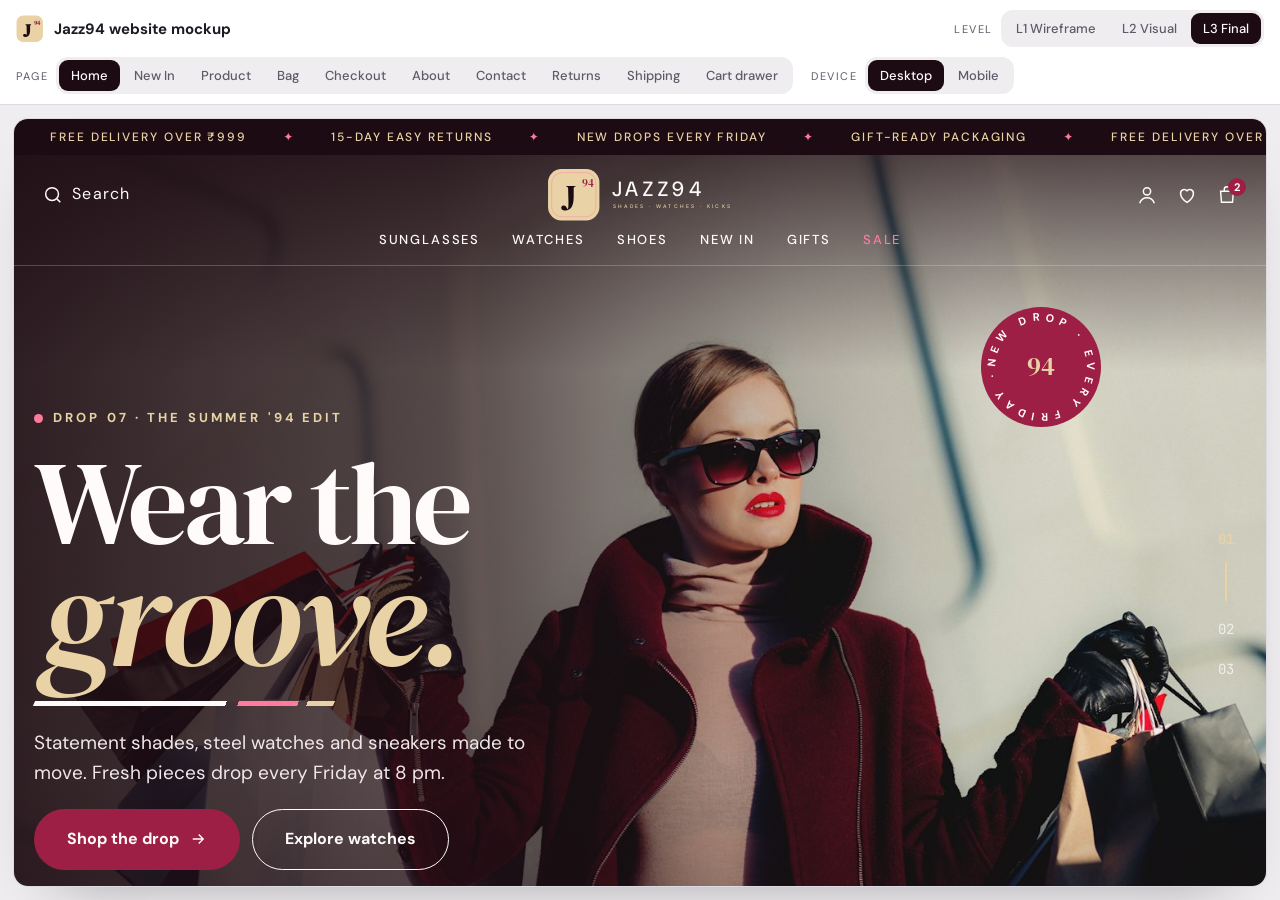
<file: 01-prototype/index.html>
<!doctype html>
<html lang="en">
<head>
<meta charset="utf-8">
<meta name="viewport" content="width=device-width, initial-scale=1, viewport-fit=cover">
<style>html,body{margin:0}</style>
</head>
<body>
<title>Jazz94 Website Mockup</title>
<meta name="claude:viewport-fit-sides" content="cover">
<link rel="preconnect" href="https://fonts.googleapis.com">
<link rel="preconnect" href="https://fonts.gstatic.com" crossorigin>
<link rel="stylesheet" href="https://fonts.googleapis.com/css2?family=DM+Sans:wght@400;500;700&family=DM+Serif+Display:ital@0;1&family=JetBrains+Mono:wght@400;500&display=swap">
<style>
/* Layout: a slim control bar (level, page, device) over a stage that holds the live site, either full width (desktop) or in a 390 px phone frame (mobile). The chrome is neutral and theme-aware; the site inside keeps the fixed Jazz94 brand palette. */
:root {
  --c-bg: #EFEDF0; --c-bar: #FFFFFF; --c-fg: #1C1A22; --c-mu: #5E5A68; --c-ln: #DDDAE2;
  --c-on: #1C0B12; --c-on-fg: #FFFBFA; --c-frame: #1C1A22;
  --bx: #9E1F45; --ch: #E9D3A6; --chl: #F6EDDC; --ro: #FF7A9C; --ink: #1C0B12; --pa: #FFFBFA;
  --mu: #6B5560; --tx2: #4A3A41; --ln: rgba(28,11,18,.12); --tile: #F3E9E2; --ok: #0E6B44;
  --serif: "DM Serif Display", Georgia, serif; --sans: "DM Sans", system-ui, sans-serif; --mono: "JetBrains Mono", ui-monospace, monospace;
}
@media (prefers-color-scheme: dark) { :root:not([data-theme="light"]) { --c-bg: #121117; --c-bar: #1C1B23; --c-fg: #F1F0F6; --c-mu: #A4A1B3; --c-ln: #2F2D3A; --c-on: #E9D3A6; --c-on-fg: #1C0B12; --c-frame: #000000; color-scheme: dark; } }
:root[data-theme="dark"] { --c-bg: #121117; --c-bar: #1C1B23; --c-fg: #F1F0F6; --c-mu: #A4A1B3; --c-ln: #2F2D3A; --c-on: #E9D3A6; --c-on-fg: #1C0B12; --c-frame: #000000; color-scheme: dark; }
html, body { height: 100%; }
body { background: var(--c-bg); color: var(--c-fg); font-family: var(--sans); display: flex; flex-direction: column; overflow: hidden; }
* { box-sizing: border-box; }

/* control bar */
.bar { background: var(--c-bar); border-bottom: 1px solid var(--c-ln); padding-block: 10px; padding-left: max(16px, env(safe-area-inset-left, 0px)); padding-right: max(16px, env(safe-area-inset-right, 0px)); display: flex; flex-wrap: wrap; gap: 10px 18px; align-items: center; }
.bar h1 { margin: 0 auto 0 0; font-size: 15px; font-weight: 700; display: flex; align-items: center; gap: 10px; white-space: nowrap; }
.bar h1 svg { height: 28px; width: auto; }
.seg { display: inline-flex; background: var(--c-bg); border-radius: 12px; padding: 3px; gap: 2px; flex-wrap: wrap; }
.seg button { font: inherit; font-size: 13px; font-weight: 500; border: 0; background: transparent; color: var(--c-mu); padding: 7px 12px; border-radius: 9px; cursor: pointer; white-space: nowrap; }
.seg button[aria-pressed="true"] { background: var(--c-on); color: var(--c-on-fg); }
.seg button:focus-visible, .site :focus-visible { outline: 3px solid #4F7BFF; outline-offset: 2px; }
.grp { display: flex; align-items: center; gap: 8px; }
.grp > span { font-size: 11px; letter-spacing: .14em; text-transform: uppercase; color: var(--c-mu); }

/* stage */
.stage { flex: 1; min-height: 0; display: flex; justify-content: center; align-items: stretch; padding: 14px max(14px, env(safe-area-inset-left, 0px)) 14px max(14px, env(safe-area-inset-right, 0px)); }
.dev { position: relative; width: 100%; height: 100%; border-radius: 14px; overflow: hidden; background: var(--pa); box-shadow: 0 0 0 1px var(--c-ln), 0 30px 60px -40px rgba(0,0,0,.4); }
.dev.mobile { width: 390px; max-width: 100%; height: min(844px, 100%); border-radius: 44px; box-shadow: 0 0 0 10px var(--c-frame), 0 40px 80px -30px rgba(0,0,0,.5); margin-top: 6px; }
.scroller { position: absolute; inset: 0; overflow-y: auto; overflow-x: hidden; container: site / inline-size; scroll-behavior: smooth; }
.layer { position: absolute; inset: 0; pointer-events: none; z-index: 40; }
.layer > * { pointer-events: auto; }

/* ===== Jazz94 site ===== */
.site { background: var(--pa); color: var(--ink); font-family: var(--sans); font-size: 16px; line-height: 1.55; min-height: 100%; }
.site a { color: inherit; }
.site button { font: inherit; color: inherit; }
.w { max-width: 1320px; margin: 0 auto; padding-left: 20px; padding-right: 20px; }
.serif { font-family: var(--serif); font-weight: 400; }
.mono { font-family: var(--mono); font-variant-numeric: tabular-nums; }
.kick { font-size: 13px; font-weight: 500; letter-spacing: .24em; text-transform: uppercase; color: var(--bx); }
.h2 { margin: 0; font-family: var(--serif); font-weight: 400; font-size: clamp(34px, 4cqi, 56px); line-height: 1; text-wrap: balance; }
.h2 em, .hero h2 em { color: var(--bx); }
.sec { padding-bottom: 96px; }
.row { display: flex; flex-wrap: wrap; justify-content: space-between; align-items: end; gap: 16px; margin-bottom: 28px; }
.btn { display: inline-flex; align-items: center; justify-content: center; gap: 10px; border-radius: 999px; padding: 15px 28px; font-weight: 700; font-size: 15px; text-decoration: none; border: 1.5px solid transparent; cursor: pointer; position: relative; overflow: hidden; }
.btn-p { background: var(--bx); color: var(--pa) !important; }
.btn-d { background: var(--ink); color: var(--pa) !important; }
.btn-c { background: var(--ch); color: var(--ink) !important; }
.btn-o { border-color: var(--ink); background: transparent; color: var(--ink) !important; }
.btn-sm { padding: 8px 14px; font-size: 13px; }
.chip { border: 1.5px solid var(--ink); background: transparent; padding: 9px 18px; border-radius: 999px; font-size: 14px; font-weight: 500; cursor: pointer; }
.chip[aria-pressed="true"] { background: var(--ink); color: var(--pa); }
.ph { position: relative; overflow: hidden; background: var(--tile); }
.ph img { width: 100%; height: 100%; object-fit: cover; display: block; }
.shade { position: absolute; inset: 0; background: linear-gradient(180deg, rgba(28,11,18,0) 40%, rgba(28,11,18,.75) 100%); }
.g4 { display: grid; grid-template-columns: repeat(auto-fill, minmax(max(150px, calc((100% - 72px) / 4)), 1fr)); gap: 36px 24px; }
.g3 { display: grid; grid-template-columns: repeat(auto-fill, minmax(max(240px, calc((100% - 48px) / 3)), 1fr)); gap: 24px; }
.g3p { display: grid; grid-template-columns: repeat(auto-fill, minmax(max(150px, calc((100% - 48px) / 3)), 1fr)); gap: 36px 24px; }
.ib { display: grid; place-items: center; background: none; border: 0; padding: 8px; cursor: pointer; text-decoration: none; position: relative; }
.ib svg { width: 22px; height: 22px; }

/* ticker + header */
.ticker { background: var(--ink); color: var(--ch); overflow: hidden; white-space: nowrap; font-size: 12px; font-weight: 500; letter-spacing: .16em; padding: 9px 0; }
.marq { display: inline-flex; gap: 36px; padding-left: 36px; }
.marq span.s { color: var(--ro); }
.hdr { position: sticky; top: 0; z-index: 20; background: rgba(255,251,250,.94); backdrop-filter: blur(12px); border-bottom: 1px solid var(--ln); }
.hdr-top { display: grid; grid-template-columns: 1fr auto 1fr; align-items: center; gap: 12px; padding-top: 12px; padding-bottom: 8px; }
.hdr-l { display: flex; align-items: center; gap: 4px; justify-self: start; }
.hdr-r { display: flex; align-items: center; gap: 2px; justify-self: end; }
.hdr-search { display: flex; gap: 8px; font-size: 14px; letter-spacing: .08em; }
.hamb { display: none; }
.logo-l { display: block; line-height: 0; }
.logo-l svg { width: 186px; height: auto; }
.bagn { position: absolute; top: 2px; right: 0; min-width: 18px; height: 18px; border-radius: 9px; background: var(--bx); color: var(--pa); font-size: 11px; font-weight: 700; line-height: 18px; text-align: center; padding: 0 4px; }
.navrow { display: flex; justify-content: safe center; gap: 32px; overflow-x: auto; white-space: nowrap; font-size: 13px; font-weight: 500; letter-spacing: .14em; text-transform: uppercase; padding-bottom: 12px; }
.navrow a { text-decoration: none; padding-bottom: 3px; }
.navrow a.sale { color: var(--bx); }
.navrow a[aria-current="page"] { text-decoration: underline; text-underline-offset: 6px; }

/* hero */
.hero { display: flex; flex-wrap: wrap; gap: 48px; align-items: center; padding-top: 40px; padding-bottom: 88px; }
.hero-t { flex: 1 1 440px; min-width: 0; display: flex; flex-direction: column; gap: 22px; }
.hero h2 { margin: 0; font-family: var(--serif); font-weight: 400; font-size: clamp(56px, 8.6cqi, 132px); line-height: .92; letter-spacing: -.015em; }
.hero p { margin: 0; font-size: 18px; max-width: 42ch; color: var(--tx2); }
.trust { display: flex; flex-wrap: wrap; gap: 8px 22px; font-size: 13px; color: var(--mu); }
.hero-v { flex: 1 1 440px; min-width: 0; position: relative; display: flex; justify-content: center; }
.hero-blob { position: absolute; width: 78%; aspect-ratio: 1; border-radius: 50%; background: var(--ch); top: 6%; right: -4%; }
.hero-img { position: relative; width: 100%; max-width: 520px; aspect-ratio: 4 / 5; border-radius: 999px 999px 32px 32px; }
.hero-img img { object-position: 50% 30%; }
.badge-spin { position: absolute; top: 2%; left: 2%; width: 124px; height: 124px; }
.chipcard { position: absolute; left: 0; bottom: 8%; background: var(--pa); border-radius: 20px; padding: 10px 16px 10px 10px; display: flex; align-items: center; gap: 12px; text-decoration: none; box-shadow: 0 20px 40px -20px rgba(28,11,18,.45); }
.chipcard .ph { width: 56px; height: 56px; border-radius: 14px; }

/* category tiles */
.tile { position: relative; display: block; aspect-ratio: 4 / 5; border-radius: 28px; text-decoration: none; }
.tile .cap { position: absolute; left: 24px; right: 24px; bottom: 22px; display: flex; justify-content: space-between; align-items: end; gap: 12px; color: var(--pa); }
.tile .cap small { display: block; font-size: 12px; letter-spacing: .2em; text-transform: uppercase; color: var(--ch); }
.tile .cap b { font-family: var(--serif); font-weight: 400; font-size: 36px; line-height: 1; }
.arrow { width: 46px; height: 46px; border-radius: 50%; background: var(--pa); color: var(--ink); display: grid; place-items: center; flex: none; }

/* product card */
.card { position: relative; display: flex; flex-direction: column; gap: 12px; }
.card .ph { display: block; aspect-ratio: 4 / 5; border-radius: 22px; }
.tag { position: absolute; top: 12px; left: 12px; background: var(--pa); color: var(--ink); font-size: 11px; font-weight: 700; letter-spacing: .1em; text-transform: uppercase; padding: 5px 10px; border-radius: 999px; z-index: 2; }
.heart { position: absolute; top: 10px; right: 10px; width: 40px; height: 40px; border-radius: 50%; border: 0; background: var(--pa); color: var(--bx); display: grid; place-items: center; cursor: pointer; z-index: 2; }
.heart svg { width: 18px; height: 18px; }
.meta { display: flex; flex-direction: column; gap: 4px; padding: 0 4px 4px; }
.cat-l { font-size: 12px; letter-spacing: .16em; text-transform: uppercase; color: var(--mu); }
.pname { font-family: var(--serif); font-size: 20px; line-height: 1.2; text-decoration: none; }
.dots { display: flex; gap: 6px; }
.dots i { width: 12px; height: 12px; border-radius: 50%; box-shadow: inset 0 0 0 1px rgba(28,11,18,.2); }
.pr { display: flex; justify-content: space-between; align-items: center; gap: 8px; padding-top: 4px; }

/* editorial + banner */
.edit { display: flex; flex-wrap: wrap; background: var(--chl); border-radius: 36px; overflow: hidden; }
.edit > .ph { flex: 1 1 420px; min-height: 540px; }
.edit > .ph img { position: absolute; inset: 0; object-position: 50% 25%; }
.edit-t { flex: 1 1 420px; min-width: 0; padding: 56px 48px; display: flex; flex-direction: column; gap: 20px; justify-content: center; }
.look { display: flex; align-items: center; gap: 14px; background: var(--pa); border-radius: 16px; padding: 8px 16px 8px 8px; text-decoration: none; }
.look .ph { width: 56px; height: 56px; border-radius: 12px; flex: none; }
.banner { display: flex; flex-wrap: wrap; align-items: center; gap: 40px; background: var(--ink); color: var(--pa); border-radius: 36px; padding: 56px; }
.banner .ph { flex: 1 1 380px; height: 420px; border-radius: 26px; }
.svc { display: grid; grid-template-columns: repeat(auto-fill, minmax(max(150px, calc((100% - 48px) / 4)), 1fr)); gap: 20px; border-top: 1px solid var(--ln); padding-top: 40px; }
.svc div { display: flex; flex-direction: column; gap: 6px; }
.svc .ico { width: 46px; height: 46px; border-radius: 14px; background: var(--chl); color: var(--bx); display: grid; place-items: center; }
.club { background: var(--bx); color: var(--pa); }
.club .w { display: flex; flex-wrap: wrap; gap: 28px; align-items: center; justify-content: space-between; padding-top: 64px; padding-bottom: 64px; }
.club input { flex: 1 1 220px; min-width: 0; padding: 16px 20px; border: 1.5px solid rgba(255,251,250,.55); border-radius: 999px; background: transparent; color: var(--pa); font: inherit; }
.club input::placeholder { color: #F1D9E0; }
.ftr { background: var(--ink); color: #E8DCDF; }
.ftr-cols { display: grid; grid-template-columns: repeat(auto-fill, minmax(max(150px, calc((100% - 128px) / 5)), 1fr)); gap: 32px; padding-top: 64px; padding-bottom: 32px; }
.ftr h4 { margin: 0 0 6px; color: var(--ch); font-size: 12px; letter-spacing: .2em; text-transform: uppercase; }
.ftr a { color: #E8DCDF; text-decoration: none; font-size: 14px; display: block; padding: 3px 0; }
.ftr-b { display: flex; flex-wrap: wrap; justify-content: space-between; gap: 12px; font-size: 13px; color: #B8A6AD; border-top: 1px solid rgba(255,251,250,.12); padding-top: 20px; padding-bottom: 32px; }

/* category page */
.crumb { font-size: 13px; color: var(--mu); padding-top: 20px; }
.crumb a { color: var(--mu); }
.cbanner { position: relative; min-height: 300px; border-radius: 32px; display: flex; align-items: flex-end; margin-top: 16px; }
.cbanner img { position: absolute; inset: 0; object-position: 50% 60%; }
.cbanner .shade { background: linear-gradient(90deg, rgba(28,11,18,.8) 0%, rgba(28,11,18,.2) 60%, rgba(28,11,18,0) 100%); }
.cbanner .t { position: relative; padding: 40px 44px; color: var(--pa); display: flex; flex-direction: column; gap: 8px; max-width: 560px; }
.ctools { display: flex; flex-wrap: wrap; gap: 14px; align-items: center; justify-content: space-between; padding-top: 24px; }
.ctools select { font: inherit; font-size: 14px; padding: 9px 14px; border-radius: 12px; border: 1.5px solid rgba(28,11,18,.25); background: var(--pa); color: var(--ink); }
.mfilt { display: none; }
.cmain { display: flex; flex-wrap: wrap; gap: 40px; align-items: flex-start; padding-top: 28px; padding-bottom: 40px; }
.aside { flex: 1 1 230px; max-width: 100%; display: flex; flex-direction: column; gap: 22px; font-size: 14px; }
.aside fieldset { border: 0; border-top: 1px solid var(--ln); margin: 0; padding: 16px 0 0; display: flex; flex-direction: column; gap: 10px; }
.aside legend { font-size: 12px; font-weight: 700; letter-spacing: .2em; text-transform: uppercase; padding: 0 0 10px; float: left; width: 100%; }
.aside label { display: flex; gap: 10px; align-items: center; cursor: pointer; }
.aside input { width: 18px; height: 18px; accent-color: var(--bx); }
.sw { width: 30px; height: 30px; border-radius: 50%; border: 1.5px solid rgba(28,11,18,.2); cursor: pointer; }
.sizes { display: grid; grid-template-columns: repeat(4, minmax(0, 1fr)); gap: 8px; }
.sizes button { border: 1.5px solid rgba(28,11,18,.2); background: var(--pa); border-radius: 10px; padding: 8px 0; font-size: 13px; cursor: pointer; }
.cgrid { flex: 999 1 560px; min-width: 0; }
.promo { position: relative; display: flex; align-items: flex-end; aspect-ratio: 4 / 5; border-radius: 22px; text-decoration: none; }
.promo img { position: absolute; inset: 0; }
.promo .t { position: relative; padding: 24px; color: var(--pa); display: flex; flex-direction: column; gap: 6px; }
.promo .t b { font-family: var(--serif); font-weight: 400; font-size: 28px; line-height: 1.05; }
.promo .t small { font-size: 12px; letter-spacing: .2em; text-transform: uppercase; color: var(--ch); }

/* product page */
.pdp { display: flex; flex-wrap: wrap; gap: 56px; align-items: flex-start; padding-top: 20px; padding-bottom: 80px; }
.gal { flex: 1.15 1 460px; min-width: 0; display: flex; flex-direction: column; gap: 14px; }
.gal .main { aspect-ratio: 1; border-radius: 32px; }
.thumbs { display: grid; grid-template-columns: repeat(4, minmax(0, 1fr)); gap: 12px; }
.thumbs button { padding: 0; aspect-ratio: 1; border-radius: 18px; overflow: hidden; border: 2px solid transparent; background: var(--tile); cursor: pointer; }
.thumbs button[aria-pressed="true"] { border-color: var(--bx); }
.thumbs img { width: 100%; height: 100%; object-fit: cover; display: block; }
.info { flex: 1 1 380px; min-width: 0; display: flex; flex-direction: column; gap: 22px; }
.info h1 { margin: 0; font-family: var(--serif); font-weight: 400; font-size: clamp(40px, 4.4cqi, 60px); line-height: 1; }
.vars { display: flex; flex-direction: column; gap: 10px; border-top: 1px solid var(--ln); padding-top: 20px; }
.swatch { width: 40px; height: 40px; border-radius: 50%; border: 3px solid var(--pa); box-shadow: 0 0 0 2px rgba(28,11,18,.2); cursor: pointer; }
.swatch[aria-pressed="true"] { box-shadow: 0 0 0 2px var(--bx); }
.buyrow { display: flex; gap: 10px; flex-wrap: wrap; align-items: stretch; }
.qty { display: flex; align-items: center; border: 1.5px solid rgba(28,11,18,.25); border-radius: 999px; }
.qty button { width: 44px; height: 50px; border: 0; background: none; font-size: 20px; cursor: pointer; }
.qty span { min-width: 22px; text-align: center; font-family: var(--mono); }
.pin { background: var(--chl); border-radius: 20px; padding: 18px; display: flex; flex-direction: column; gap: 10px; }
.pin input, .field input, .cpn input { padding: 12px 14px; border: 1.5px solid rgba(28,11,18,.2); border-radius: 12px; font: inherit; font-size: 15px; background: #FFFFFF; color: var(--ink); min-width: 0; }
.acc button { width: 100%; display: flex; justify-content: space-between; align-items: center; background: none; border: 0; border-top: 1px solid var(--ln); padding: 16px 0; font-weight: 700; cursor: pointer; text-align: left; }
.acc button span:last-child { font-size: 20px; transition: transform .3s; }
.acc button[aria-expanded="true"] span:last-child { transform: rotate(45deg); }
.acc p { margin: 0 0 16px; color: var(--tx2); font-size: 15px; }
.revs { border: 1px solid var(--ln); border-radius: 28px; padding: 36px; display: flex; flex-wrap: wrap; gap: 24px; align-items: center; justify-content: space-between; }

/* cart */
.cartm { display: flex; flex-wrap: wrap; gap: 48px; align-items: flex-start; padding-bottom: 80px; }
.lines { flex: 999 1 560px; min-width: 0; display: flex; flex-direction: column; gap: 20px; }
.ship { background: var(--chl); border-radius: 20px; padding: 18px 20px; display: flex; flex-direction: column; gap: 10px; }
.track { height: 6px; border-radius: 6px; background: rgba(28,11,18,.1); overflow: hidden; }
.track i { display: block; height: 100%; background: var(--bx); border-radius: 6px; }
.line { display: flex; gap: 20px; flex-wrap: wrap; padding-bottom: 20px; border-bottom: 1px solid var(--ln); }
.line .ph { width: 120px; height: 146px; border-radius: 18px; flex: none; }
.line .d { flex: 1 1 200px; min-width: 0; display: flex; flex-direction: column; gap: 4px; }
.link { background: none; border: 0; padding: 0; font-size: 14px; text-decoration: underline; cursor: pointer; }
.sum { flex: 1 1 330px; min-width: 0; position: sticky; top: 130px; background: #FFFFFF; border: 1px solid rgba(28,11,18,.14); border-radius: 28px; padding: 28px; display: flex; flex-direction: column; gap: 14px; box-shadow: 0 30px 60px -40px rgba(28,11,18,.35); }
.sum .r { display: flex; justify-content: space-between; font-size: 15px; gap: 12px; }
.cpn { display: flex; gap: 8px; }
.cpn input { flex: 1; text-transform: uppercase; }
.empty { border: 1px dashed rgba(28,11,18,.25); border-radius: 24px; padding: 48px 24px; text-align: center; display: flex; flex-direction: column; gap: 14px; align-items: center; }

/* checkout */
.cohdr { border-bottom: 1px solid var(--ln); }
.cohdr .w { display: flex; justify-content: space-between; align-items: center; gap: 12px; padding-top: 14px; padding-bottom: 14px; max-width: 1180px; }
.steps { display: flex; align-items: center; gap: 10px; flex-wrap: wrap; font-size: 14px; padding-top: 28px; }
.steps span { border: 1.5px solid rgba(28,11,18,.3); padding: 6px 14px; border-radius: 999px; color: var(--mu); }
.steps span.on { background: var(--ink); border-color: var(--ink); color: var(--pa); }
.steps i { width: 28px; height: 1.5px; background: rgba(28,11,18,.25); }
.co { display: flex; flex-wrap: wrap; gap: 48px; align-items: flex-start; padding-top: 28px; padding-bottom: 72px; }
.co form { flex: 999 1 520px; min-width: 0; display: flex; flex-direction: column; gap: 36px; }
.co fieldset { border: 0; margin: 0; padding: 0; display: flex; flex-direction: column; gap: 12px; }
.co legend { padding: 0 0 14px; font-family: var(--serif); font-size: 30px; }
.fields { display: grid; grid-template-columns: repeat(auto-fill, minmax(max(200px, calc((100% - 14px) / 2)), 1fr)); gap: 14px; }
.field { display: flex; flex-direction: column; gap: 6px; font-size: 13px; font-weight: 500; color: var(--tx2); }
.opt { border: 2px solid rgba(28,11,18,.15); background: #FFFFFF; border-radius: 16px; transition: border-color .25s, background .25s; }
.opt[data-on="1"] { border-color: var(--bx); background: #FFF3F5; }
.opt > button { width: 100%; display: flex; justify-content: space-between; align-items: center; gap: 12px; text-align: left; border: 0; background: none; padding: 16px 18px; cursor: pointer; }
.radio { width: 20px; height: 20px; border-radius: 50%; border: 2px solid var(--ink); display: grid; place-items: center; flex: none; }
.radio i { width: 10px; height: 10px; border-radius: 50%; }
.opt[data-on="1"] .radio i { background: var(--bx); }
.osum { flex: 1 1 310px; min-width: 0; position: sticky; top: 20px; background: var(--chl); border-radius: 28px; padding: 26px; display: flex; flex-direction: column; gap: 16px; }
.done { max-width: 720px; margin: 0 auto; padding: 72px 20px 96px; display: flex; flex-direction: column; align-items: center; gap: 18px; text-align: center; }

/* overlay: drawer + toast */
.scrim { position: absolute; inset: 0; background: rgba(28,11,18,.45); }
.drawer { position: absolute; top: 0; bottom: 0; left: 0; width: min(340px, 86%); background: var(--pa); color: var(--ink); font-family: var(--sans); display: flex; flex-direction: column; box-shadow: 30px 0 60px -30px rgba(28,11,18,.5); overflow-y: auto; }
.drawer .top { display: flex; justify-content: space-between; align-items: center; padding: 18px 16px 14px 20px; border-bottom: 1px solid var(--ln); }
.drawer .top svg.lg { width: 150px; height: auto; }
.drawer nav { display: flex; flex-direction: column; padding: 8px 20px; }
.drawer nav a { display: flex; justify-content: space-between; align-items: center; padding: 16px 0; border-bottom: 1px solid var(--ln); font-family: var(--serif); font-size: 26px; text-decoration: none; color: var(--ink); }
.drawer nav a small { font-family: var(--sans); font-size: 12px; letter-spacing: .14em; text-transform: uppercase; color: var(--mu); }
.drawer .util { display: flex; flex-direction: column; gap: 4px; padding: 14px 20px; }
.drawer .util a { display: flex; gap: 12px; align-items: center; padding: 10px 0; font-size: 15px; text-decoration: none; color: var(--ink); }
.drawer .util svg { width: 20px; height: 20px; }
.drawer .promo-d { margin: auto 20px 24px; background: var(--ink); color: var(--pa); border-radius: 20px; padding: 18px; display: flex; flex-direction: column; gap: 8px; }
.toast { position: absolute; left: 50%; bottom: 24px; transform: translateX(-50%); background: var(--ink); color: var(--pa); border-radius: 999px; padding: 10px 10px 10px 20px; display: flex; align-items: center; gap: 14px; box-shadow: 0 24px 48px -20px rgba(28,11,18,.6); white-space: nowrap; font-size: 14px; font-family: var(--sans); max-width: calc(100% - 24px); }
.toast span { overflow: hidden; text-overflow: ellipsis; }
.toast a { background: var(--ch); color: var(--ink); border-radius: 999px; padding: 8px 14px; text-decoration: none; font-weight: 700; flex: none; }


/* ===== Bordeaux + energy ===== */
.lg-d { display: block; line-height: 0; }
.lg-l { display: none; line-height: 0; }
.logo-c { line-height: 0; }
.secure { display: flex; align-items: center; gap: 8px; font-size: 14px; color: var(--ok); }
.cohdr { position: sticky; top: 0; z-index: 20; background: rgba(255,251,250,.94); backdrop-filter: blur(12px); }
.hdr, .cohdr { transition: background .3s, border-color .3s, color .3s; }
.ov:not(.solid) { background: transparent !important; backdrop-filter: none !important; border-bottom-color: rgba(255,251,250,.22) !important; color: var(--pa); }
.ov:not(.solid) .ib, .ov:not(.solid) .hdr-search, .ov:not(.solid) .navrow a { color: var(--pa); }
.ov:not(.solid) .navrow a.sale { color: var(--ro); }
.ov:not(.solid) .secure { color: #CFF3DE; }
.ov:not(.solid) .lg-l { display: block; }
.ov:not(.solid) .lg-d { display: none; }
.fbh { position: relative; overflow: hidden; color: var(--pa); min-height: 900px; display: flex; align-items: center; }
.fbh > .bg { position: absolute; inset: 0; }
.fbh > .bg img { width: 100%; height: 100%; object-fit: cover; object-position: 72% 28%; display: block; }
.fbh > .bg::after { content: ""; position: absolute; inset: 0; background: linear-gradient(180deg, rgba(28,11,18,.7) 0%, rgba(28,11,18,0) 24%), linear-gradient(90deg, rgba(28,11,18,.9) 0%, rgba(28,11,18,.7) 34%, rgba(28,11,18,.18) 62%, rgba(28,11,18,0) 78%), linear-gradient(0deg, rgba(28,11,18,.55) 0%, rgba(28,11,18,0) 30%); }
.fbh .in { position: relative; z-index: 2; width: 100%; padding-top: 190px; padding-bottom: 80px; }
.fbh.short { min-height: 620px; align-items: flex-end; }
.fbh.short > .bg img { object-position: 50% 55%; }
.fbh.short .in { padding-top: 170px; padding-bottom: 56px; }
.fbh.done-h { min-height: 760px; }
.fbh.done-h > .bg::after { background: linear-gradient(180deg, rgba(28,11,18,.7) 0%, rgba(28,11,18,0) 24%), rgba(28,11,18,.6); }
.fbh .done { max-width: 760px; text-align: center; align-items: center; display: flex; flex-direction: column; gap: 18px; padding-top: 170px; }
.fbh .crumb { padding-top: 0; margin-bottom: 18px; color: #E8DCDF; }
.fbh .crumb a { color: #E8DCDF; }
.en-copy { display: flex; flex-direction: column; gap: 22px; max-width: 660px; min-width: 0; }
.en-eye { display: inline-flex; align-items: center; gap: 10px; font-size: 13px; font-weight: 700; letter-spacing: .24em; text-transform: uppercase; color: var(--bx); }
.en-dot { width: 9px; height: 9px; border-radius: 50%; background: var(--bx); flex: none; }
.fbh .en-eye { color: var(--ch); }
.fbh .en-dot { background: var(--ro); }
.en-h1 { margin: 0; font-family: var(--serif); font-weight: 400; font-size: clamp(72px, 9.4cqi, 146px); line-height: .88; letter-spacing: -.035em; display: flex; flex-direction: column; color: var(--ink); text-wrap: balance; }
.en-h1 span { white-space: nowrap; }
.en-h1 em { color: var(--bx); font-size: 1.18em; line-height: .9; padding-left: .04em; }
.en-h1.md { font-size: clamp(60px, 7cqi, 112px); }
.en-h1.sm { font-size: clamp(52px, 6cqi, 92px); flex-direction: row; flex-wrap: wrap; align-items: baseline; gap: 0 .22em; }
.en-h1.sm em { font-size: 1.1em; }
.fbh .en-h1 { color: var(--pa); }
.fbh .en-h1 em { color: var(--ch); }
.speed { display: block; height: 5px; width: 300px; max-width: 70%; background: linear-gradient(90deg, var(--ink) 0 64%, transparent 64% 68%, var(--bx) 68% 88%, transparent 88% 91%, var(--ch) 91%); transform: skewX(-24deg); transform-origin: left; }
.fbh .speed { background: linear-gradient(90deg, var(--pa) 0 64%, transparent 64% 68%, var(--ro) 68% 88%, transparent 88% 91%, var(--ch) 91%); }
.info .speed { width: 200px; height: 4px; }
.fbh p { margin: 0; font-size: 19px; max-width: 40ch; color: #F1E6E9; }
.fbh .trust { color: #E8DCDF; }
.fbh .btn-o { border-color: var(--pa); color: var(--pa) !important; }
.btn-lg { font-size: 16px; padding: 17px 32px; }
.btn-ow { border-color: rgba(255,251,250,.5); color: var(--pa) !important; background: transparent; }
.fbh .badge-spin { top: 150px; left: auto; right: 13%; z-index: 3; }
.fbh .chipcard { left: auto; right: 9%; bottom: 72px; z-index: 3; }
.en-count { position: absolute; z-index: 3; right: 32px; top: 50%; transform: translateY(-50%); list-style: none; margin: 0; padding: 0; display: flex; flex-direction: column; gap: 18px; align-items: center; font-family: var(--mono); font-size: 14px; color: rgba(255,251,250,.75); }
.en-count li.on { color: var(--ch); font-weight: 500; }
.en-count li.on::after { content: ""; display: block; width: 2px; height: 40px; background: var(--ch); margin: 10px auto 0; }
.band { background: var(--bx); color: var(--ch); overflow: hidden; white-space: nowrap; padding: 20px 0; }
.band .marq { gap: 44px; padding-left: 44px; font-family: var(--serif); font-style: italic; font-size: 40px; line-height: 1; }
.band .marq span.s { color: var(--ro); font-style: normal; font-size: 28px; }
.en-drop { background: var(--ink); color: var(--pa); border-radius: 36px; display: flex; flex-wrap: wrap; gap: 40px; align-items: center; padding: 56px; }
.en-drop .tx { flex: 1 1 380px; min-width: 0; display: flex; flex-direction: column; gap: 20px; }
.en-timer { display: flex; gap: 12px; }
.en-timer div { background: #2A141D; border-radius: 18px; padding: 14px 18px; min-width: 96px; text-align: center; box-shadow: inset 0 0 0 1px rgba(233,211,166,.18); }
.en-timer b { display: block; font-family: var(--serif); font-weight: 400; font-size: 56px; line-height: 1; color: var(--ch); font-variant-numeric: tabular-nums; }
.en-timer small { font-size: 11px; letter-spacing: .2em; color: #CDB8BF; }
.en-drop .ph { flex: 1 1 380px; height: 420px; border-radius: 999px 999px 26px 26px; }
@container site (max-width: 760px) {
  .fbh { min-height: 760px; align-items: flex-end; }
  .fbh > .bg img { object-position: 62% 18%; }
  .fbh > .bg::after { background: linear-gradient(180deg, rgba(28,11,18,.7) 0%, rgba(28,11,18,0) 18%), linear-gradient(0deg, rgba(28,11,18,.94) 0%, rgba(28,11,18,.7) 42%, rgba(28,11,18,.1) 72%); }
  .fbh .in { padding-top: 300px; padding-bottom: 40px; }
  .fbh.short { min-height: 560px; }
  .fbh.short .in { padding-top: 220px; padding-bottom: 36px; }
  .fbh .done { padding-top: 200px; }
  .en-h1 { font-size: 68px; }
  .en-h1.md { font-size: 58px; }
  .en-h1.sm { font-size: 52px; }
  .fbh p { font-size: 16px; }
  .en-count { display: none; }
  .fbh .badge-spin { top: 84px; right: 18px; width: 84px; height: 84px; }
  .fbh .chipcard { right: 18px; bottom: auto; top: 186px; }
  .band { padding: 14px 0; }
  .band .marq { font-size: 28px; }
  .en-drop { padding: 30px 22px; border-radius: 28px; gap: 24px; }
  .en-timer div { min-width: 0; flex: 1; padding: 10px 6px; }
  .en-timer b { font-size: 40px; }
  .en-drop .ph { height: 300px; }
}
/* L1 wireframe skin for the new parts */
.lv1 .fbh > .bg img { visibility: hidden; }
.lv1 .fbh > .bg { background: linear-gradient(to top right, transparent calc(50% - 1px), #C8C8C8 50%, transparent calc(50% + 1px)), linear-gradient(to top left, transparent calc(50% - 1px), #C8C8C8 50%, transparent calc(50% + 1px)), #E9E9E9; }
.lv1 .fbh > .bg::after { display: none; }
.lv1 .fbh, .lv1 .fbh .en-h1, .lv1 .fbh .en-h1 em, .lv1 .fbh p, .lv1 .fbh .trust, .lv1 .fbh .en-eye, .lv1 .fbh .crumb, .lv1 .fbh .crumb a, .lv1 .en-count, .lv1 .en-count li.on { color: #222 !important; }
.lv1 .fbh .btn-o { border-color: #222; color: #222 !important; }
.lv1 .speed, .lv1 .fbh .speed { background: linear-gradient(90deg, #222 0 64%, transparent 64% 68%, #777 68%) !important; }
.lv1 .ov:not(.solid), .lv1 .ov:not(.solid) .ib, .lv1 .ov:not(.solid) .hdr-search, .lv1 .ov:not(.solid) .navrow a, .lv1 .ov:not(.solid) .secure { color: #222 !important; }
.lv1 .ov .lg-l { display: none !important; }
.lv1 .ov .lg-d { display: block !important; }
/* L3 motion for the new parts */
@keyframes enIn { from { opacity: 0; transform: translateX(-70px) skewX(-6deg); } to { opacity: 1; transform: none; } }
@keyframes enBar { from { transform: skewX(-24deg) scaleX(0); } to { transform: skewX(-24deg) scaleX(1); } }
@keyframes enPulse { 0% { box-shadow: 0 0 0 0 rgba(255,122,156,.6); } 100% { box-shadow: 0 0 0 12px rgba(255,122,156,0); } }
.lv3.enter .en-h1 span, .lv3.enter .en-h1 em { animation: enIn .9s cubic-bezier(.2,.7,.2,1) backwards; }
.lv3.enter .en-h1 em { animation-delay: .16s; }
.lv3.enter .speed { animation: enBar 1s .4s cubic-bezier(.2,.7,.2,1) backwards; }
.lv3 .en-dot { animation: enPulse 1.6s ease-out infinite; }
.lv3 .band .marq { animation-duration: 40s; }


/* ===== Content pages + cart drawer ===== */
.ab-split { display: flex; flex-wrap: wrap; gap: 56px; align-items: center; }
.ab-img { flex: 1 1 400px; aspect-ratio: 4 / 5; max-height: 640px; border-radius: 999px 999px 32px 32px; }
.ab-t { flex: 1 1 400px; min-width: 0; display: flex; flex-direction: column; gap: 18px; }
.ab-t p { margin: 0; font-size: 17px; line-height: 1.65; color: var(--tx2); max-width: 54ch; }
.vals { display: grid; grid-template-columns: repeat(auto-fill, minmax(max(220px, calc((100% - 48px) / 3)), 1fr)); gap: 24px; }
.val { background: var(--chl); border-radius: 28px; padding: 30px; display: flex; flex-direction: column; gap: 12px; }
.val .ico, .way .ico { width: 48px; height: 48px; border-radius: 50%; background: var(--bx); color: var(--pa); display: grid; place-items: center; }
.val b { font-size: 28px; line-height: 1.1; font-weight: 400; }
.val p { margin: 0; color: var(--tx2); }
.manifesto { background: var(--ink); color: var(--pa); border-radius: 36px; padding: 72px 40px; text-align: center; display: flex; flex-direction: column; gap: 24px; align-items: center; }
.manifesto p { margin: 0; font-size: clamp(30px, 3.6cqi, 50px); line-height: 1.15; max-width: 26ch; }
.manifesto p em { color: var(--ch); }
.ways { display: grid; grid-template-columns: repeat(auto-fill, minmax(max(200px, calc((100% - 54px) / 4)), 1fr)); gap: 18px; }
.way { border: 1px solid var(--ln); border-radius: 24px; padding: 24px; display: flex; flex-direction: column; gap: 8px; background: #FFFFFF; }
.way b { font-size: 17px; }
.ct-split { display: flex; flex-wrap: wrap; gap: 48px; align-items: flex-start; }
.ct-form, .rbox { flex: 1.2 1 440px; min-width: 0; display: flex; flex-direction: column; gap: 20px; }
.rbox { background: #FFFFFF; border: 1px solid var(--ln); border-radius: 28px; padding: 30px; }
.ct-faq { flex: 1 1 340px; min-width: 0; }
.cform { display: flex; flex-direction: column; gap: 16px; }
.field select, .field textarea { padding: 12px 14px; border: 1.5px solid rgba(28,11,18,.2); border-radius: 12px; font: inherit; font-size: 15px; background: #FFFFFF; color: var(--ink); min-width: 0; resize: vertical; }
.field input { width: 100%; box-sizing: border-box; }
.sent { background: var(--chl); border-radius: 24px; padding: 32px; display: flex; flex-direction: column; gap: 12px; align-items: flex-start; }
.sent b { font-size: 28px; font-weight: 400; }
.sent p { margin: 0; color: var(--tx2); }
.rsteps { list-style: none; margin: 0; padding: 0; display: grid; grid-template-columns: repeat(auto-fill, minmax(max(200px, calc((100% - 54px) / 4)), 1fr)); gap: 18px; }
.rsteps li { background: var(--chl); border-radius: 26px; padding: 26px; display: flex; flex-direction: column; gap: 10px; }
.rsteps .n { width: 44px; height: 44px; border-radius: 50%; background: var(--bx); color: var(--pa); display: grid; place-items: center; font-family: var(--mono); font-weight: 500; }
.rsteps b { font-size: 26px; font-weight: 400; }
.rsteps p { margin: 0; color: var(--tx2); font-size: 15px; }
.rline { display: flex; gap: 12px; align-items: center; border: 1px solid var(--ln); border-radius: 16px; padding: 10px 12px; flex-wrap: wrap; }
.rline input { width: 18px; height: 18px; accent-color: var(--bx); }
.rline .ph { width: 52px; height: 60px; border-radius: 10px; flex: none; }
.rline select { font: inherit; font-size: 13px; padding: 8px 10px; border-radius: 10px; border: 1.5px solid rgba(28,11,18,.2); background: #FFFFFF; color: var(--ink); }
.tbl-wrap { overflow-x: auto; border: 1px solid var(--ln); border-radius: 22px; background: #FFFFFF; }
.tbl { width: 100%; border-collapse: collapse; min-width: 560px; font-size: 15px; }
.tbl th, .tbl td { text-align: left; padding: 16px 20px; border-bottom: 1px solid var(--ln); vertical-align: top; }
.tbl thead th { font-size: 12px; letter-spacing: .16em; text-transform: uppercase; color: var(--mu); font-weight: 600; background: var(--chl); }
.tbl tbody tr:last-child th, .tbl tbody tr:last-child td { border-bottom: 0; }
.tbl th small { display: block; font-weight: 400; color: var(--mu); font-size: 13px; margin-top: 2px; }
.tbl td { font-family: var(--mono); font-variant-numeric: tabular-nums; white-space: nowrap; }
.tl { list-style: none; margin: 4px 0 0; padding: 0; display: flex; flex-direction: column; }
.tl li { display: flex; gap: 14px; position: relative; padding-bottom: 18px; }
.tl li:last-child { padding-bottom: 0; }
.tl li::before { content: ""; position: absolute; left: 8px; top: 20px; bottom: 0; width: 2px; background: var(--ln); }
.tl li:last-child::before { display: none; }
.tl li i { width: 18px; height: 18px; border-radius: 50%; border: 2px solid var(--ln); background: #FFFFFF; flex: none; margin-top: 2px; position: relative; z-index: 1; }
.tl li[data-s="1"] i { background: var(--bx); border-color: var(--bx); }
.tl li[data-s="1"]::before { background: var(--bx); }
.tl li[data-s="2"] i { border-color: var(--bx); box-shadow: 0 0 0 4px rgba(158,31,69,.18); }
.tl li span { display: flex; flex-direction: column; }
.tl li small { color: var(--mu); font-size: 13px; }
.tl li[data-s="0"] b { color: var(--mu); font-weight: 500; }
.cdrawer { position: absolute; top: 0; bottom: 0; right: 0; width: min(440px, 100%); background: var(--pa); color: var(--ink); font-family: var(--sans); display: flex; flex-direction: column; box-shadow: -30px 0 60px -30px rgba(28,11,18,.5); }
.cdrawer a { color: inherit; }
.cd-top { display: flex; justify-content: space-between; align-items: center; padding: 18px 16px 14px 24px; border-bottom: 1px solid var(--ln); }
.cd-top b { font-size: 28px; font-weight: 400; }
.cd-top b span { font-family: var(--mono); font-size: 16px; color: var(--mu); }
.cd-ship { margin: 16px 24px 4px; padding: 14px 16px; }
.cd-lines { flex: 1; overflow-y: auto; padding: 4px 24px; display: flex; flex-direction: column; }
.cd-line { display: flex; gap: 14px; padding: 16px 0; border-bottom: 1px solid var(--ln); }
.cd-line .ph { width: 78px; height: 96px; border-radius: 14px; flex: none; }
.cd-line .qty button { font-size: 18px; }
.cd-up { margin: 12px 24px; background: var(--chl); border-radius: 18px; padding: 10px 12px; display: flex; gap: 12px; align-items: center; }
.cd-up .ph { width: 56px; height: 56px; border-radius: 12px; flex: none; }
.cd-foot { padding: 16px 24px 22px; border-top: 1px solid var(--ln); display: flex; flex-direction: column; gap: 10px; background: #FFFFFF; }
.cd-foot .sum-r { display: flex; justify-content: space-between; align-items: baseline; font-size: 16px; }
.cd-foot .sum-r b { font-size: 22px; font-weight: 500; }
@keyframes drR { from { transform: translateX(100%); } to { transform: none; } }
.anim .cdrawer { animation: drR .45s cubic-bezier(.2,.7,.2,1) backwards; }
@container site (max-width: 760px) {
  .ab-split { gap: 28px; }
  .ab-img { max-height: 420px; }
  .val, .rsteps li, .rbox { padding: 22px; }
  .manifesto { padding: 44px 22px; border-radius: 28px; }
}


/* Footer giant wordmark */
.ftr { overflow: hidden; }
.ftr-mark { display: flex; justify-content: center; padding: 8px max(16px, 2cqi) 0; margin-bottom: -2.2cqi; pointer-events: none; user-select: none; }
.ftr-mark span { font-family: var(--sans); font-weight: 500; font-size: 21.5cqi; line-height: .82; letter-spacing: .08em; padding-left: .08em; white-space: nowrap; background: linear-gradient(180deg, rgba(233,211,166,.62) 0%, rgba(233,211,166,.22) 55%, rgba(233,211,166,0) 100%); -webkit-background-clip: text; background-clip: text; color: transparent; }
.ftr-mark em { font-style: normal; background: linear-gradient(180deg, rgba(255,122,156,.75) 0%, rgba(158,31,69,.35) 60%, rgba(158,31,69,0) 100%); -webkit-background-clip: text; background-clip: text; color: transparent; }
.lv1 .ftr-mark span, .lv1 .ftr-mark em { background: linear-gradient(180deg, rgba(255,255,255,.5), rgba(255,255,255,0)); -webkit-background-clip: text; background-clip: text; }
@keyframes markUp { from { opacity: 0; transform: translateY(18%); } to { opacity: 1; transform: none; } }
.lv3 .ftr-mark span { animation: markUp 1.4s cubic-bezier(.2,.7,.2,1) backwards; }

/* ===== Mobile layout (container width) ===== */
@container site (max-width: 760px) {
  .hamb { display: grid; }
  .hdr-search .lbl, .hide-m, .navrow { display: none; }
  .hdr-top { padding-top: 8px; padding-bottom: 8px; }
  .logo-l svg { width: 150px; }
  .sec { padding-bottom: 64px; }
  .hero { padding-top: 24px; padding-bottom: 56px; gap: 32px; }
  .hero p { font-size: 16px; }
  .badge-spin { width: 92px; height: 92px; }
  .edit > .ph { min-height: 360px; }
  .edit-t { padding: 32px 24px; }
  .banner { padding: 32px 24px; gap: 24px; border-radius: 28px; }
  .banner .ph { height: 260px; }
  .cbanner { min-height: 240px; }
  .cbanner .t { padding: 28px 24px; }
  .aside { display: none; }
  .aside.open { display: flex; }
  .mfilt { display: inline-flex; }
  .pdp { gap: 28px; }
  .buyrow { position: sticky; bottom: 0; z-index: 5; background: var(--pa); margin: 0 -20px; padding: 12px 20px; box-shadow: 0 -12px 24px -18px rgba(28,11,18,.4); }
  .revs { padding: 24px; }
  .line .ph { width: 96px; height: 118px; }
  .sum { position: static; padding: 22px; }
  .osum { position: static; order: -1; }
  .ftr-cols { grid-template-columns: repeat(2, minmax(0, 1fr)); }
  .ftr-cols > div:first-child { grid-column: 1 / -1; }
}

/* ===== L1 wireframe skin ===== */
.lv1 { filter: grayscale(1); }
.lv1, .lv1 * { font-family: system-ui, -apple-system, "Segoe UI", sans-serif !important; }
.lv1 .serif, .lv1 .h2, .lv1 .hero h2, .lv1 .pname, .lv1 .info h1 { font-weight: 700; letter-spacing: 0; }
.lv1 .ph img, .lv1 .promo img, .lv1 .cbanner img { visibility: hidden; }
.lv1 .ph, .lv1 .promo, .lv1 .cbanner { background: linear-gradient(to top right, transparent calc(50% - 1px), #C8C8C8 50%, transparent calc(50% + 1px)), linear-gradient(to top left, transparent calc(50% - 1px), #C8C8C8 50%, transparent calc(50% + 1px)), #E9E9E9 !important; box-shadow: inset 0 0 0 1.5px #C8C8C8; }
.lv1 .shade, .lv1 .hero-blob { display: none; }
.lv1 .on-img, .lv1 .tile .cap, .lv1 .promo .t, .lv1 .cbanner .t { color: #222 !important; }
.lv1 .tile .cap small, .lv1 .promo .t small, .lv1 .cbanner .kick { color: #555 !important; }
.lv1 [data-n] { position: relative; outline: 1.5px dashed #9A9A9A; outline-offset: -3px; }
.lv1 [data-n]::before { content: attr(data-n); position: absolute; top: 6px; left: 6px; z-index: 30; min-width: 26px; height: 26px; padding: 0 6px; border-radius: 13px; background: #111; color: #fff; font: 700 12px/26px system-ui !important; text-align: center; letter-spacing: 0; text-transform: none; }
.notes { padding: 40px 20px 56px; max-width: 1320px; margin: 0 auto; }
.notes ol { margin: 10px 0 0; padding-left: 26px; display: grid; gap: 6px; color: #444; font-size: 14px; max-width: 80ch; }

/* ===== L3 motion ===== */
@keyframes fu { from { opacity: 0; transform: translateY(28px); } to { opacity: 1; transform: none; } }
@keyframes kb { from { transform: scale(1.14); } to { transform: scale(1); } }
@keyframes mq { to { transform: translateX(-50%); } }
@keyframes fl { 0%, 100% { transform: translateY(0); } 50% { transform: translateY(-12px); } }
@keyframes sp { to { transform: rotate(360deg); } }
@keyframes pop { 0% { transform: scale(1); } 40% { transform: scale(1.4); } 100% { transform: scale(1); } }
@keyframes pop2 { 0% { transform: scale(1); } 40% { transform: scale(1.4); } 100% { transform: scale(1); } }
@keyframes tst { from { opacity: 0; transform: translate(-50%, 24px); } to { opacity: 1; transform: translate(-50%, 0); } }
@keyframes fd { from { opacity: 0; transform: scale(1.03); } to { opacity: 1; transform: none; } }
@keyframes dr { from { transform: translateX(-100%); } to { transform: none; } }
@keyframes sc { from { opacity: 0; } to { opacity: 1; } }
@keyframes ck { from { stroke-dashoffset: 60; } to { stroke-dashoffset: 0; } }
@keyframes br { from { transform: scaleX(0); } to { transform: scaleX(1); } }
.lv3.enter .fu { animation: fu .9s cubic-bezier(.2,.7,.2,1) backwards; }
.lv3.enter .d1 { animation-delay: .12s; } .lv3.enter .d2 { animation-delay: .24s; } .lv3.enter .d3 { animation-delay: .36s; } .lv3.enter .d4 { animation-delay: .48s; }
.lv3.enter .kb { animation: kb 1.8s cubic-bezier(.2,.7,.2,1) backwards; }
.lv3 .marq { animation: mq 32s linear infinite; }
.lv3 .chipcard { animation: fl 4.5s ease-in-out infinite; }
.lv3 .badge-spin { animation: sp 18s linear infinite; }
.lv3 .zoom img { transition: transform .8s cubic-bezier(.2,.7,.2,1); }
.lv3 .zoom:hover img { transform: scale(1.07); }
.lv3 .lift { transition: transform .35s cubic-bezier(.2,.7,.2,1); }
.lv3 .lift:hover { transform: translateY(-6px); }
.lv3 .btn { transition: transform .25s, box-shadow .25s; }
.lv3 .btn:hover { transform: translateY(-2px); box-shadow: 0 14px 28px -14px rgba(158,31,69,.6); }
.lv3 .btn::after { content: ""; position: absolute; inset: 0; background: linear-gradient(110deg, transparent 35%, rgba(255,255,255,.38) 50%, transparent 65%); transform: translateX(-130%); transition: transform .9s; pointer-events: none; }
.lv3 .btn:hover::after { transform: translateX(130%); }
.lv3 .navrow a { background-image: linear-gradient(currentColor, currentColor); background-position: 0 100%; background-size: 0 1.5px; background-repeat: no-repeat; transition: background-size .35s; }
.lv3 .navrow a:hover { background-size: 100% 1.5px; }
.lv3 .chip { transition: background .25s, color .25s; }
.lv3 .pa { animation: pop .45s; } .lv3 .pb { animation: pop2 .45s; }
.lv3 .swap { animation: fd .5s backwards; } .lv3 .swap2 { animation: fd .5s backwards; }
.lv3 .bar-i { transform-origin: left; animation: br 1.2s .3s cubic-bezier(.2,.7,.2,1) backwards; }
.lv3 .check { stroke-dasharray: 60; animation: ck .8s .35s backwards; }
.anim .toast { animation: tst .45s cubic-bezier(.2,.7,.2,1) backwards; }
.anim .drawer { animation: dr .45s cubic-bezier(.2,.7,.2,1) backwards; }
.anim .scrim { animation: sc .35s backwards; }
@media (prefers-reduced-motion: reduce) { .site *, .layer * { animation: none !important; transition: none !important; } .scroller { scroll-behavior: auto; } }
</style>

<div class="bar" role="region" aria-label="Mockup controls">
  <h1><svg viewBox="0 0 106 106" aria-hidden="true"><rect x="2" y="2" width="100" height="100" rx="26" fill="#E9D3A6"/><text x="41" y="57" font-family="'DM Serif Display', Georgia, serif" font-size="70" fill="#1C0B12" text-anchor="middle" dominant-baseline="central">J</text><text x="79" y="30" font-family="'DM Serif Display', Georgia, serif" font-size="21" fill="#9E1F45" text-anchor="middle" dominant-baseline="central">94</text></svg>Jazz94 website mockup</h1>
  <div class="grp"><span>Level</span><div class="seg" id="seg-lv"></div></div>
  <div class="grp"><span>Page</span><div class="seg" id="seg-pg"></div></div>
  <div class="grp"><span>Device</span><div class="seg" id="seg-dev"></div></div>
</div>
<div class="stage">
  <div class="dev" id="dev">
    <div class="scroller" id="scroller"><div class="site" id="site"></div></div>
    <div class="layer" id="layer"></div>
  </div>
</div>

<script>
(function () {
  const $ = (id) => document.getElementById(id);
  const IMG = (n) => 'img/' + n + '.jpg';
  const fmt = (n) => '₹' + Math.round(n).toLocaleString('en-IN');

  const P = [
    { id: 'bebop', n: 'Bebop Round Sunglasses', c: 'Sunglasses', p: 2499, img: 'sun-round', tag: 'New drop', dots: ['#C9A45C', '#B9BEC6', '#1C0B12'] },
    { id: 'midnight', n: 'Midnight Set Watch', c: 'Watches', p: 6999, img: 'watch-red', tag: 'New drop', dots: ['#8E8E93', '#C9A45C', '#1C0B12'] },
    { id: 'skate', n: 'Bordeaux Skate Sneakers', c: 'Shoes', p: 3299, img: 'shoe-burg', tag: 'Bestseller', dots: ['#7A1D33', '#1C0B12', '#D9C7A8'] },
    { id: 'riviera', n: 'Riviera Tortoise Sunglasses', c: 'Sunglasses', p: 2899, img: 'sun-tort', tag: '', dots: ['#8A5A2B', '#1C0B12', '#C9A45C'] },
    { id: 'rhapsody', n: 'Rose Rhapsody Chrono', c: 'Watches', p: 5499, img: 'watch-rose', tag: '', dots: ['#D9A38B', '#8E8E93', '#1C0B12'] },
    { id: 'brogue', n: 'Peach Bossa Brogues', c: 'Shoes', p: 5999, img: 'shoe-brogue', tag: 'Limited', dots: ['#2E7D6B', '#6B4A2B', '#1C0B12'] },
    { id: 'swing', n: 'Minimal Swing Watch', c: 'Watches', p: 3999, img: 'watch-min', tag: '', dots: ['#6B4A2B', '#1C0B12', '#8E8E93'] },
    { id: 'heels', n: 'Floral Scat Heels', c: 'Shoes', p: 4299, img: 'shoe-heels', tag: '', dots: ['#2F5DA8', '#FF7A9C', '#1C0B12'] },
    { id: 'nightshift', n: 'Night Shift Steel', c: 'Watches', p: 7499, img: 'watch-dark', tag: 'Limited', dots: ['#1C0B12', '#8E8E93', '#C9A45C'] },
    { id: 'monk', n: 'Ballad Monk Straps', c: 'Shoes', p: 6499, img: 'shoe-monk', tag: '', dots: ['#6B4A2B', '#1C0B12', '#7A1D33'] }
  ];
  const byId = (id) => P.find((p) => p.id === id) || P[0];
  const VAR = {
    Sunglasses: { a: 'Frame', an: ['Gold', 'Silver', 'Black'], b: 'Lens', bn: ['Bottle green', 'Brown', 'Rose'], desc: 'Lightweight frames with UV400 lenses. Polished, easy to wear and made for long summer days with a little swing.', det: 'UV400 protection. Comes with a Jazz94 keepsake case and microfibre cloth.', fit: 'Medium fit. Lens 50 mm · Bridge 21 mm · Temple 145 mm.', care: 'Wipe with the microfibre cloth and keep in the case when not worn.' },
    Watches: { a: 'Case', an: ['Steel', 'Gold', 'Black'], b: 'Strap', bn: ['Steel link', 'Leather', 'Mesh'], desc: 'A 40 mm case, sapphire glass and a dial with a little swing. Dressed up or down, it keeps the beat.', det: 'Sapphire crystal. 5 ATM water resistance. Two-year warranty. Free engraving.', fit: '40 mm case · 20 mm strap · fits wrists 15–20 cm.', care: 'Wipe with a soft dry cloth. Keep perfume and hot water away from the strap.' },
    Shoes: { a: 'Colour', an: ['Signature', 'Black', 'Tan'], b: 'Size (UK)', bn: ['6', '7', '8', '9', '10', '11'], desc: 'Cushioned insoles, sturdy soles and a shape made for dancing. Break-in time: almost none.', det: 'Leather or suede upper. Rubber sole. Cushioned footbed.', fit: 'True to size. Between sizes? Go half a size up.', care: 'Brush suede gently. Wipe leather with a damp cloth and let it air dry.' }
  };
  const LIFE = [{ img: 'hero', alt: 'Styled with a bordeaux coat' }, { img: 'man', alt: 'Worn with a bordeaux sweater' }, { img: 'woman', alt: 'Street style with a black jacket' }];

  const ic = {
    search: '<svg viewBox="0 0 24 24" fill="none" stroke="currentColor" stroke-width="1.6" aria-hidden="true"><circle cx="11" cy="11" r="7"/><path d="M20 20l-3.5-3.5"/></svg>',
    user: '<svg viewBox="0 0 24 24" fill="none" stroke="currentColor" stroke-width="1.6" aria-hidden="true"><circle cx="12" cy="8" r="4"/><path d="M4 21c1.5-4 4.5-6 8-6s6.5 2 8 6"/></svg>',
    heart: (f) => '<svg viewBox="0 0 24 24" fill="' + (f ? 'currentColor' : 'none') + '" stroke="currentColor" stroke-width="1.7" aria-hidden="true"><path d="M12 20s-7-4.4-7-10a4 4 0 0 1 7-2.6A4 4 0 0 1 19 10c0 5.6-7 10-7 10z"/></svg>',
    bag: '<svg viewBox="0 0 24 24" fill="none" stroke="currentColor" stroke-width="1.6" aria-hidden="true"><path d="M5 8h14l-1 12H6L5 8z"/><path d="M9 8V6a3 3 0 0 1 6 0v2"/></svg>',
    menu: '<svg viewBox="0 0 24 24" fill="none" stroke="currentColor" stroke-width="1.7" stroke-linecap="round" aria-hidden="true"><path d="M4 7h16M4 12h16M4 17h10"/></svg>',
    close: '<svg viewBox="0 0 24 24" width="22" height="22" fill="none" stroke="currentColor" stroke-width="1.7" stroke-linecap="round" aria-hidden="true"><path d="M6 6l12 12M18 6L6 18"/></svg>',
    arrow: '<svg viewBox="0 0 24 24" width="18" height="18" fill="none" stroke="currentColor" stroke-width="1.8" aria-hidden="true"><path d="M5 12h14M13 6l6 6-6 6"/></svg>',
    lock: '<svg viewBox="0 0 24 24" width="18" height="18" fill="none" stroke="currentColor" stroke-width="1.7" aria-hidden="true"><rect x="5" y="11" width="14" height="10" rx="2"/><path d="M8 11V8a4 4 0 0 1 8 0v3"/></svg>',
    box: '<svg viewBox="0 0 24 24" fill="none" stroke="currentColor" stroke-width="1.6" aria-hidden="true"><path d="M3 7l9-4 9 4v10l-9 4-9-4z"/><path d="M3 7l9 4 9-4M12 11v10"/></svg>',
    help: '<svg viewBox="0 0 24 24" fill="none" stroke="currentColor" stroke-width="1.6" aria-hidden="true"><circle cx="12" cy="12" r="9"/><path d="M9.5 9.5a2.5 2.5 0 1 1 3.5 2.3c-.6.3-1 .9-1 1.6V14M12 17.5v.5"/></svg>'
  };
  const svc = [
    { t: 'Free delivery', d: 'On every order over ₹999.', i: 'M3 6h11v10H3zM14 10h4l3 3v3h-7M7 20a2 2 0 1 0 0-4 2 2 0 0 0 0 4zM17 20a2 2 0 1 0 0-4 2 2 0 0 0 0 4z' },
    { t: '15-day returns', d: 'Free pickup from your door.', i: 'M4 12a8 8 0 1 0 3-6.2M4 4v4h4' },
    { t: 'Cash on delivery', d: 'Pay when your order arrives.', i: 'M3 6h18v12H3zM12 14.5a2.5 2.5 0 1 0 0-5 2.5 2.5 0 0 0 0 5z' },
    { t: 'Gift-ready', d: 'Every order ships in a keepsake box.', i: 'M3 9h18v12H3zM3 13h18M12 9v12M12 9c-2-4-6-4-6-1s6 1 6 1zm0 0c2-4 6-4 6-1s-6 1-6 1z' }
  ];

  function logo(dark, w) {
    return '<svg ' + (w ? 'width="' + w + '" ' : '') + 'viewBox="0 0 362 106" role="img" aria-label="Jazz94"><rect x="2" y="2" width="100" height="100" rx="26" fill="#E9D3A6"/><rect x="9" y="9" width="86" height="86" rx="20" fill="none" stroke="#FF7A9C" stroke-opacity=".7" stroke-width="1.2"/><text x="41" y="57" font-family="\'DM Serif Display\', Georgia, serif" font-size="70" fill="#1C0B12" text-anchor="middle" dominant-baseline="central">J</text><text x="79" y="30" font-family="\'DM Serif Display\', Georgia, serif" font-size="21" fill="#9E1F45" text-anchor="middle" dominant-baseline="central">94</text><text x="126" y="54" font-family="\'DM Sans\', sans-serif" font-weight="500" font-size="40" fill="' + (dark ? '#FFFBFA' : '#1C0B12') + '" letter-spacing="9">JAZZ94</text><text x="128" y="78" font-family="\'DM Sans\', sans-serif" font-weight="500" font-size="10" fill="' + (dark ? '#E9D3A6' : '#1C0B12') + '" fill-opacity="' + (dark ? '1' : '.65') + '" letter-spacing="4.5">SHADES · WATCHES · KICKS</text></svg>';
  }

  const PAGES = [['home', 'Home'], ['cat', 'New In'], ['pdp', 'Product'], ['cart', 'Bag'], ['checkout', 'Checkout'], ['about', 'About'], ['contact', 'Contact'], ['returns', 'Returns'], ['shipping', 'Shipping']];
  const NOTES = {
    home: ['Announcement ticker: delivery, returns and Friday drops.', 'Two-tier header floats over the hero image and turns solid on scroll. On mobile: hamburger menu, logo and bag.', 'Full-bleed hero: the photo fills the whole section behind the nav; live drop label, two-tone headline, speed-line, two CTAs, trust line and slide counter.', 'Scrolling Bordeaux band with the brand line.', 'Three large category tiles.', 'New arrivals with category tabs; wishlist and quick add on every card.', 'Friday drop countdown with Notify me.', 'Lookbook story with three linked products.', 'Dark watch banner to lift the highest-value category.', 'Social grid for proof and fun.', 'Service promises.', 'Newsletter: Join the Club.', 'Footer: shop, help, about and payment marks.'],
    cat: ['Full-bleed category hero behind the nav: breadcrumb, live drop label with item count, two-tone headline that changes per category, speed-line; then the scrolling band.', 'Category chips and sort. On mobile, filters open from a Filters button.', 'Filter panel: price, colour, size.', 'Product grid with editorial tiles every fifth place; three per row on desktop, two on mobile.', 'End-of-list message instead of page numbers.'],
    pdp: ['Square gallery with packshot and lifestyle thumbnails.', 'Live label, name with speed-line, price with tax note and short description.', 'Variant pickers change by category: frame and lens, case and strap, or colour and size.', 'Quantity, Add to bag and wishlist. Sticks to the bottom of the screen on mobile.', 'Pincode check for a delivery estimate.', 'Accordion: details, size and fit, care, shipping and returns.', 'Cross-sell from the other categories.', 'Reviews with an empty state for a new brand.'],
    cart: ['Title with item count.', 'Free-delivery progress bar.', 'Line items with quantity, wishlist and remove; totals update instantly.', 'Summary with coupon, gift wrap and one Checkout button.', 'Recommendations.'],
    about: ['Full-bleed story hero behind the nav: two-tone headline and speed-line; then the scrolling band.', 'Why we started: arch photo and the brand story.', 'Three values as cards.', 'The three categories as large tiles.', 'Manifesto band and a call to shop the latest drop.'],
    contact: ['Full-bleed hero with the reply promise.', 'Four ways to reach us: WhatsApp, email, phone, studio. Real details replace the placeholders at build.', 'Contact form with topic and optional order number; shows a thank-you state.', 'Short FAQ accordion next to the form.'],
    returns: ['Full-bleed hero: 15-day returns with free pickup.', 'Four-step returns process.', 'Start a return: order number and phone, choose items, schedule pickup.', 'Policy details accordion: eligible items, exclusions, refund timing, exchanges, damaged items.'],
    shipping: ['Full-bleed hero: free delivery over ₹999.', 'Three delivery options: standard, express, cash on delivery.', 'Delivery times by region in a table.', 'Pincode checker and order tracking with a status timeline.', 'Keepsake-box packaging story.'],
    checkout: ['Header stripped to logo and a secure-checkout cue.', 'Progress: address, delivery, payment.', 'Contact and address with pincode autofill.', 'Delivery speed as large radio cards.', 'Payment: UPI first, then cards, netbanking, cash on delivery.', 'Place order states the total; the confirmation is a full-bleed photo screen with the order number.', 'Order summary; on mobile it moves above the form.']
  };

  const S = {
    lv: 3, page: 'home', dev: 'desktop', tab: 'All', catTab: 'All', sort: 'featured', liked: {}, filt: false,
    pid: 'bebop', gi: 0, va: 0, vb: 0, qty: 1, acc: 0, pin: '', pinOk: false,
    bag: [{ id: 'bebop', q: 1, v: 'Gold · Bottle green' }, { id: 'midnight', q: 1, v: 'Steel · Steel link' }],
    code: '', applied: false, tried: false, gift: false, ship: 0, pay: 0, placed: false,
    menu: false, toast: null, bump: 0, swap: 0,
    cd: false, pacc: { c: 0, r: 0 }, form: {}, sent: false, ret: '', spinOk: null, trk: false
  };
  try { const sv = JSON.parse(localStorage.getItem('jazz94-mock-view') || 'null'); if (sv) { S.lv = sv.lv || 3; S.dev = sv.dev || 'desktop'; } } catch (e) {}

  const bagCount = () => S.bag.reduce((a, x) => a + x.q, 0);
  const popCls = () => (S.bump % 2 ? 'pa' : 'pb');

  /* ---------- shared pieces ---------- */
  function header(ov) {
    const tick = ['FREE DELIVERY OVER ₹999', '15-DAY EASY RETURNS', 'NEW DROPS EVERY FRIDAY', 'GIFT-READY PACKAGING'].map((t) => '<span>' + t + '</span><span class="s">✦</span>').join('');
    const navs = ['Sunglasses', 'Watches', 'Shoes', 'New In', 'Gifts'].map((c) => '<a href="#" data-go="cat" data-v="' + (c === 'New In' || c === 'Gifts' ? 'All' : c) + '"' + (S.page === 'cat' && (S.catTab === c || (c === 'New In' && S.catTab === 'All')) ? ' aria-current="page"' : '') + '>' + c + '</a>').join('') + '<a href="#" class="sale" data-go="cat" data-v="All">Sale</a>';
    const hn = S.page === 'home';
    return '<div class="ticker"' + (hn ? ' data-n="1"' : '') + '><div class="marq">' + tick + tick + '</div></div>' +
      '<header class="hdr' + (ov ? ' ov' : '') + '"' + (hn ? ' data-n="2"' : '') + '><div class="w hdr-top">' +
      '<div class="hdr-l"><button type="button" class="ib hamb" data-act="menu" aria-label="Open menu" aria-expanded="' + S.menu + '">' + ic.menu + '</button><button type="button" class="ib hdr-search" aria-label="Search">' + ic.search + '<span class="lbl">Search</span></button></div>' +
      '<a href="#" class="logo-l" data-go="home" aria-label="Jazz94 home"><span class="lg-d">' + logo(false) + '</span>' + (ov ? '<span class="lg-l">' + logo(true) + '</span>' : '') + '</a>' +
      '<div class="hdr-r"><button type="button" class="ib hide-m" aria-label="Account">' + ic.user + '</button><button type="button" class="ib hide-m" aria-label="Wishlist">' + ic.heart(false) + '</button><a href="#" class="ib" data-act="cd" aria-label="Open bag, ' + bagCount() + ' items">' + ic.bag + '<span class="bagn ' + popCls() + '">' + bagCount() + '</span></a></div>' +
      '</div><nav class="w navrow" aria-label="Main">' + navs + '</nav></header>';
  }
  const FLINK = { 'Track order': 'shipping', 'Shipping': 'shipping', 'Returns': 'returns', 'Size guide': 'contact', 'Contact us': 'contact', 'Our story': 'about', 'Stores': 'contact', 'Careers': 'about', 'Press': 'about' };
  function footer() {
    const cols = [['Shop', ['Sunglasses', 'Watches', 'Shoes', 'New In', 'Gift cards']], ['Help', ['Track order', 'Shipping', 'Returns', 'Size guide', 'Contact us']], ['About', ['Our story', 'Stores', 'Careers', 'Press']], ['The Club', ['Join the Club', 'Friday drops', 'Refer a friend']]];
    return '<footer class="ftr"' + (S.page === 'home' ? ' data-n="13"' : '') + '><div class="w ftr-cols"><div style="display:flex;flex-direction:column;gap:14px">' + logo(true, 162) + '<span style="font-size:14px;max-width:28ch">Shades, watches and kicks with a little swing.</span><span style="font-size:14px;color:var(--ch)">Instagram · YouTube · Pinterest</span></div>' +
      cols.map((c) => '<div><h4>' + c[0] + '</h4>' + c[1].map((l) => '<a href="#" data-go="' + (FLINK[l] || 'cat') + '" data-v="' + (['Sunglasses', 'Watches', 'Shoes'].includes(l) ? l : 'All') + '">' + l + '</a>').join('') + '</div>').join('') +
      '</div><div class="w ftr-b"><span>© 2026 Jazz94 · Privacy · Terms</span><span>UPI · Visa · Mastercard · RuPay · Cash on delivery</span></div><div class="ftr-mark" aria-hidden="true"><span>JAZZ<em>94</em></span></div></footer>';
  }
  function card(p) {
    const on = !!S.liked[p.id];
    return '<div class="card lift">' + (p.tag ? '<span class="tag">' + p.tag + '</span>' : '') +
      '<button type="button" class="heart ' + (on ? popCls() : '') + '" data-act="like" data-v="' + p.id + '" aria-pressed="' + on + '" aria-label="' + (on ? 'Remove ' : 'Save ') + p.n + (on ? ' from' : ' to') + ' wishlist">' + ic.heart(on) + '</button>' +
      '<a href="#" class="ph zoom" data-go="pdp" data-v="' + p.id + '"><img src="' + IMG(p.img) + '" alt="' + p.n + '" loading="lazy"></a>' +
      '<div class="meta"><span class="cat-l">' + p.c + '</span><a href="#" class="pname" data-go="pdp" data-v="' + p.id + '">' + p.n + '</a>' +
      '<span class="dots">' + p.dots.map((d) => '<i style="background:' + d + '"></i>').join('') + '</span>' +
      '<div class="pr"><span class="mono">' + fmt(p.p) + '</span><button type="button" class="btn btn-d btn-sm" data-act="add" data-v="' + p.id + '" aria-label="Add ' + p.n + ' to bag">Add +</button></div></div></div>';
  }
  function notes() {
    if (S.lv !== 1) return '';
    return '<section class="notes"><b>Notes for this page</b><ol>' + NOTES[S.page].map((n) => '<li>' + n + '</li>').join('') + '</ol></section>';
  }

  const eye = (t) => '<span class="en-eye"><i class="en-dot" aria-hidden="true"></i>' + t + '</span>';
  const speed = () => '<i class="speed" aria-hidden="true"></i>';
  function band(items) {
    const one = items.map((t) => '<span>' + t + '</span><span class="s">✦</span>').join('');
    return '<div class="band" aria-hidden="true"><div class="marq">' + one + one + one + '</div></div>';
  }
  const ring = (id) => '<svg class="badge-spin" viewBox="0 0 124 124" role="img" aria-label="New drop every Friday"><defs><path id="' + id + '" d="M62 62 m-46 0 a46 46 0 1 1 92 0 a46 46 0 1 1 -92 0"/></defs><circle cx="62" cy="62" r="60" fill="#9E1F45"/><text font-family="\'DM Sans\', sans-serif" font-size="11" font-weight="700" letter-spacing="3" fill="#FFFBFA"><textPath href="#' + id + '" textLength="284" lengthAdjust="spacing">NEW DROP · EVERY FRIDAY ·</textPath></text><text x="62" y="70" text-anchor="middle" font-family="\'DM Serif Display\', Georgia, serif" font-size="26" fill="#E9D3A6">94</text></svg>';

  /* ---------- pages ---------- */
  function home() {
    const pool = (S.tab === 'All' ? P : P.filter((p) => p.c === S.tab)).slice(0, 4);
    const cats = [['Sunglasses', 'From ₹1,999', 'sun-tort', 'Tortoiseshell sunglasses by the sea'], ['Watches', 'From ₹3,999', 'watch-red', 'Steel watch on a red book'], ['Shoes', 'From ₹2,999', 'shoe-brogue', 'Green suede brogue on a pastel stage']];
    const look = ['riviera', 'midnight', 'monk'].map(byId);
    const ugc = [['woman', 'Woman in red sunglasses'], ['hero', 'Shopper in a bordeaux coat'], ['sun-sand', 'Sunglasses on beach sand'], ['shoe-heels', 'Floral heels'], ['watch-rose', 'Rose gold chronograph']];
    return header(true) +
      '<section class="fbh" data-n="3"><div class="bg"><img class="kb" src="' + IMG('hero') + '" alt="Model in a bordeaux coat and sunglasses carrying shopping bags"></div>' + ring('ring') +
      '<a href="#" class="chipcard" data-go="pdp" data-v="bebop"><span class="ph"><img src="' + IMG('sun-round') + '" alt=""></span><span style="display:flex;flex-direction:column;line-height:1.25;color:var(--ink)"><b class="serif" style="font-size:17px">Bebop Round</b><span class="mono" style="font-size:13px;color:var(--bx)">₹2,499</span></span></a>' +
      '<div class="w in"><div class="en-copy">' + eye('Drop 07 · The Summer \'94 Edit') + '<h1 class="en-h1"><span>Wear the</span><em>groove.</em></h1>' + speed() +
      '<p class="fu d2">Statement shades, steel watches and sneakers made to move. Fresh pieces drop every Friday at 8 pm.</p>' +
      '<div class="fu d3" style="display:flex;flex-wrap:wrap;gap:12px"><a href="#" class="btn btn-p btn-lg" data-go="cat" data-v="All">Shop the drop ' + ic.arrow + '</a><a href="#" class="btn btn-o btn-lg" data-go="cat" data-v="Watches">Explore watches</a></div>' +
      '<div class="trust fu d4"><span>✦ Free delivery over ₹999</span><span>✦ 15-day easy returns</span><span>✦ Cash on delivery</span></div></div></div>' +
      '<ol class="en-count" aria-label="Slide 1 of 3"><li class="on">01</li><li>02</li><li>03</li></ol></section>' +
      '<div data-n="4">' + band(['Wear the groove', 'New drop every Friday', 'Shades · Watches · Kicks']) + '</div><div style="height:88px"></div>' +
      '<section class="w sec" data-n="5"><div class="row"><h2 class="h2">Shop by category</h2><a href="#" data-go="cat" data-v="All" style="font-weight:700;font-size:14px;letter-spacing:.08em;text-decoration:none">View all new in →</a></div><div class="g3">' +
      cats.map((c) => '<a href="#" class="tile ph zoom" data-go="cat" data-v="' + c[0] + '" style="border-radius:28px"><img src="' + IMG(c[2]) + '" alt="' + c[3] + '" loading="lazy"><span class="shade"></span><span class="cap"><span><small>' + c[1] + '</small><b>' + c[0] + '</b></span><span class="arrow">' + ic.arrow + '</span></span></a>').join('') + '</div></section>' +
      '<section class="w sec" data-n="6"><div class="row"><div><span class="kick">Just landed</span><h2 class="h2" style="margin-top:8px">New this Friday</h2></div><div style="display:flex;gap:8px;flex-wrap:wrap" role="group" aria-label="Filter new arrivals">' +
      ['All', 'Sunglasses', 'Watches', 'Shoes'].map((t) => '<button type="button" class="chip" data-act="tab" data-v="' + t + '" aria-pressed="' + (S.tab === t) + '">' + t + '</button>').join('') + '</div></div><div class="g4">' + pool.map(card).join('') + '</div></section>' +
      '<section class="w sec" data-n="7"><div class="en-drop"><div class="tx"><span class="kick" style="color:var(--ch)">Friday drop · 8 pm</span><h2 class="h2" style="color:var(--pa);font-size:clamp(44px,5cqi,72px)">Midnight Set<br><em style="color:var(--ch)">drops in</em></h2><div class="en-timer" aria-label="2 days 14 hours 36 minutes"><div><b>02</b><small>DAYS</small></div><div><b>14</b><small>HRS</small></div><div><b>36</b><small>MIN</small></div></div><div style="display:flex;gap:12px;flex-wrap:wrap"><button type="button" class="btn btn-c" data-act="notify">Notify me</button><a href="#" class="btn btn-ow" data-go="pdp" data-v="midnight">See the watch</a></div></div><div class="ph zoom"><img src="' + IMG('watch-red') + '" alt="Midnight Set Watch on a red book" loading="lazy"></div></div></section>' +
      '<section class="w sec" data-n="8"><div class="edit"><div class="ph zoom"><img src="' + IMG('man') + '" alt="Man in a bordeaux sweater and sunglasses" loading="lazy"></div><div class="edit-t"><span class="kick">Lookbook · No. 01</span><h2 class="h2" style="font-size:clamp(40px,4.6cqi,64px)">Dressed for the <em>late set.</em></h2><p style="margin:0;color:var(--tx2);max-width:44ch">Tortoise frames, a steel watch and polished monk straps. The after-hours uniform, ready in three clicks.</p><div style="display:flex;flex-direction:column;gap:10px">' +
      look.map((p) => '<a href="#" class="look" data-go="pdp" data-v="' + p.id + '"><span class="ph"><img src="' + IMG(p.img) + '" alt=""></span><span style="flex:1;min-width:0;font-weight:500">' + p.n + '</span><span class="mono" style="font-size:14px;color:var(--bx)">' + fmt(p.p) + '</span></a>').join('') +
      '</div><a href="#" class="btn btn-d" data-go="cat" data-v="All" style="align-self:flex-start">Shop the look</a></div></div></section>' +
      '<section class="w sec" data-n="9"><div class="banner"><div style="flex:1 1 340px;min-width:0;display:flex;flex-direction:column;gap:18px"><span class="kick" style="color:var(--ch)">Watches</span><h2 class="h2" style="font-size:clamp(40px,4.6cqi,64px)">Time keeps <em style="color:var(--ro)">the beat.</em></h2><p style="margin:0;color:#E8DCDF;max-width:40ch">Steel cases, sapphire glass and dials with a little swing. Built for every set, from soundcheck to encore.</p><a href="#" class="btn btn-c" data-go="cat" data-v="Watches" style="align-self:flex-start">Explore watches</a></div><div class="ph zoom"><img src="' + IMG('watch-dark') + '" alt="Steel watch with a black dial" loading="lazy"></div></div></section>' +
      '<section class="w sec" data-n="10"><div class="row"><h2 class="h2">#WearTheGroove</h2><span style="color:var(--mu)">Tag @jazz94 to be featured</span></div><div style="display:grid;grid-template-columns:repeat(auto-fill,minmax(max(140px,calc((100% - 64px) / 5)),1fr));gap:16px">' +
      ugc.map((u) => '<div class="ph zoom" style="aspect-ratio:1;border-radius:22px"><img src="' + IMG(u[0]) + '" alt="' + u[1] + '" loading="lazy"></div>').join('') + '</div></section>' +
      '<section class="w sec" data-n="11"><div class="svc">' + svc.map((s) => '<div><span class="ico"><svg width="22" height="22" viewBox="0 0 24 24" fill="none" stroke="currentColor" stroke-width="1.6" aria-hidden="true"><path d="' + s.i + '"/></svg></span><b>' + s.t + '</b><span style="font-size:14px;color:var(--mu)">' + s.d + '</span></div>').join('') + '</div></section>' +
      '<section class="club" data-n="12"><div class="w"><div style="flex:1 1 360px;display:flex;flex-direction:column;gap:10px"><h2 class="h2" style="color:var(--pa)">Join the Club</h2><p style="margin:0;color:#F6E4E9">Early access to Friday drops and members-only offers. No spam, ever.</p></div><form style="flex:1 1 360px;display:flex;gap:10px;flex-wrap:wrap" onsubmit="return false"><label for="em" style="position:absolute;width:1px;height:1px;overflow:hidden;clip:rect(0 0 0 0)">Email address</label><input id="em" type="email" placeholder="Your email address"><button type="button" class="btn btn-c" data-act="join">Join</button></form></div></section>' +
      footer() + notes();
  }

  function cat() {
    let list = S.catTab === 'All' ? P.slice() : P.filter((p) => p.c === S.catTab);
    if (S.sort === 'low') list.sort((a, b) => a.p - b.p);
    if (S.sort === 'high') list.sort((a, b) => b.p - a.p);
    let cells = list.map(card);
    if (S.catTab === 'All' && S.sort === 'featured') {
      cells.splice(4, 0, '<a href="#" class="promo ph zoom" data-go="home"><img src="' + IMG('woman') + '" alt="Woman in red sunglasses" loading="lazy"><span class="shade"></span><span class="t"><small>Lookbook</small><b>Loud shades, louder Fridays</b></span></a>');
      cells.splice(9, 0, '<a href="#" class="promo ph zoom" data-go="cat" data-v="Watches"><img src="' + IMG('watch-rose') + '" alt="Rose gold chronograph" loading="lazy"><span class="shade"></span><span class="t"><small>Gifting</small><b>Free engraving on every watch</b></span></a>');
    }
    const H = { All: ['New', 'in.', 'Fresh frames, watches and shoes for the season. Get them before the weekend.', 'sun-sand', 'Sunglasses on warm beach sand'], Sunglasses: ['Shades', 'on.', 'Round, square and tortoise frames with UV400 lenses.', 'sun-tort', 'Tortoiseshell sunglasses by the sea'], Watches: ['Keep', 'time.', 'Steel cases, sapphire glass and dials with a little swing.', 'watch-dark', 'Steel watch with a black dial'], Shoes: ['Kicks that', 'move.', 'Sneakers, brogues and heels made for dancing.', 'shoe-brogue', 'Green suede brogue on a pastel stage'] }[S.catTab];
    const count = (t) => (t === 'All' ? P.length : P.filter((p) => p.c === t).length);
    return header(true) +
      '<section class="fbh short" data-n="1"><div class="bg"><img class="kb" src="' + IMG(H[3]) + '" alt="' + H[4] + '"></div><div class="w in"><nav class="crumb" aria-label="Breadcrumb"><a href="#" data-go="home">Home</a> / ' + (S.catTab === 'All' ? 'New In' : S.catTab) + '</nav><div class="en-copy">' + eye('Friday drop · ' + list.length + ' pieces') + '<h1 class="en-h1 md"><span>' + H[0] + '</span><em>' + H[1] + '</em></h1>' + speed() + '<p>' + H[2] + '</p></div></div></section>' +
      band(['Free engraving on every watch', 'Free delivery over ₹999', '15-day easy returns', 'New drop every Friday']) +
      '<section class="w ctools" data-n="2"><div style="display:flex;gap:8px;flex-wrap:wrap" role="group" aria-label="Category">' +
      ['All', 'Sunglasses', 'Watches', 'Shoes'].map((t) => '<button type="button" class="chip" data-act="ctab" data-v="' + t + '" aria-pressed="' + (S.catTab === t) + '">' + t + ' <span style="opacity:.6">' + count(t) + '</span></button>').join('') +
      '</div><div style="display:flex;gap:10px;align-items:center"><button type="button" class="btn btn-o btn-sm mfilt" data-act="filt" aria-expanded="' + S.filt + '">Filters</button><label for="sort" style="font-size:14px;color:var(--mu)">Sort</label><select id="sort"><option value="featured"' + (S.sort === 'featured' ? ' selected' : '') + '>Featured</option><option value="low"' + (S.sort === 'low' ? ' selected' : '') + '>Price: low to high</option><option value="high"' + (S.sort === 'high' ? ' selected' : '') + '>Price: high to low</option></select></div></section>' +
      '<section class="w cmain"><aside class="aside' + (S.filt ? ' open' : '') + '" aria-label="Filters" data-n="3">' +
      '<fieldset><legend>Price</legend>' + ['Under ₹3,000', '₹3,000 – ₹5,000', '₹5,000 – ₹7,000', 'Over ₹7,000'].map((r, i) => '<label><input type="checkbox" id="pr' + i + '"> ' + r + '</label>').join('') + '</fieldset>' +
      '<fieldset><legend>Colour</legend><div style="display:flex;flex-wrap:wrap;gap:10px">' + [['Black', '#1C0B12'], ['Bordeaux', '#9E1F45'], ['Gold', '#C9A45C'], ['Tortoise', '#8A5A2B'], ['Steel', '#8E8E93'], ['Green', '#2E7D6B']].map((c) => '<button type="button" class="sw" style="background:' + c[1] + '" aria-label="' + c[0] + '" title="' + c[0] + '"></button>').join('') + '</div></fieldset>' +
      '<fieldset><legend>Shoe size (UK)</legend><div class="sizes">' + ['6', '7', '8', '9', '10', '11', '12', '13'].map((z) => '<button type="button">' + z + '</button>').join('') + '</div></fieldset></aside>' +
      '<div class="cgrid g3p" data-n="4">' + cells.join('') + '</div></section>' +
      '<div class="w" data-n="5" style="display:flex;flex-direction:column;align-items:center;gap:12px;padding-bottom:80px"><span style="font-size:14px;color:var(--mu)">You\'ve seen ' + list.length + ' of ' + list.length + ' pieces</span><span style="width:240px;max-width:100%;height:3px;border-radius:3px;background:var(--bx)"></span><a href="#" class="btn btn-o btn-sm" data-go="home">Back to the edit</a></div>' +
      footer() + notes();
  }

  function pdp() {
    const p = byId(S.pid), v = VAR[p.c];
    const imgs = [{ img: p.img, alt: p.n + ', product shot' }].concat(LIFE);
    const look = P.filter((x) => x.c !== p.c).slice(0, 4);
    const acc = [['Details', v.det], ['Size and fit', v.fit], ['Care', v.care], ['Shipping and returns', 'Free delivery over ₹999. Returns within 15 days with free pickup from your door.']];
    const liked = !!S.liked[p.id];
    return header() +
      '<nav class="w crumb" aria-label="Breadcrumb"><a href="#" data-go="home">Home</a> / <a href="#" data-go="cat" data-v="' + p.c + '">' + p.c + '</a> / ' + p.n + '</nav>' +
      '<section class="w pdp"><div class="gal" data-n="1"><div class="ph main zoom fu"><img class="' + (S.swap % 2 ? 'swap' : 'swap2') + '" src="' + IMG(imgs[S.gi].img) + '" alt="' + imgs[S.gi].alt + '">' + (p.tag ? '<span class="tag" style="background:var(--bx);color:var(--pa)">' + p.tag + '</span>' : '') + '</div>' +
      '<div class="thumbs">' + imgs.map((t, i) => '<button type="button" data-act="gi" data-v="' + i + '" aria-pressed="' + (S.gi === i) + '" aria-label="Show ' + t.alt + '"><img src="' + IMG(t.img) + '" alt=""></button>').join('') + '</div></div>' +
      '<div class="info"><div class="fu d1" style="display:flex;flex-direction:column;gap:8px" data-n="2">' + eye((p.tag ? p.tag + ' · ' : '') + p.c) + '<h1>' + p.n + '</h1>' + speed() + '<div style="display:flex;gap:12px;align-items:baseline;flex-wrap:wrap"><span class="mono" style="font-size:24px">' + fmt(p.p) + '</span><span style="font-size:13px;color:var(--mu)">Inclusive of all taxes</span></div><p style="margin:0;color:var(--tx2);max-width:48ch">' + v.desc + '</p></div>' +
      '<div class="vars fu d2" data-n="3"><span style="font-size:14px"><b>' + v.a + '</b> · ' + v.an[S.va] + '</span><div style="display:flex;gap:12px">' + v.an.map((n, i) => '<button type="button" class="swatch" data-act="va" data-v="' + i + '" aria-pressed="' + (S.va === i) + '" aria-label="' + n + '" style="background:' + p.dots[i] + '"></button>').join('') + '</div>' +
      '<span style="font-size:14px;padding-top:6px"><b>' + v.b + '</b> · ' + v.bn[S.vb] + '</span><div style="display:flex;gap:8px;flex-wrap:wrap">' + v.bn.map((n, i) => '<button type="button" class="chip" data-act="vb" data-v="' + i + '" aria-pressed="' + (S.vb === i) + '">' + n + '</button>').join('') + '</div></div>' +
      '<div class="buyrow fu d3" data-n="4"><div class="qty"><button type="button" data-act="qty" data-v="-1" aria-label="Decrease quantity">−</button><span aria-live="polite">' + S.qty + '</span><button type="button" data-act="qty" data-v="1" aria-label="Increase quantity">+</button></div><button type="button" class="btn btn-p" data-act="buy" style="flex:1 1 180px">Add to bag · ' + fmt(p.p * S.qty) + '</button><button type="button" class="heart ' + (liked ? popCls() : '') + '" data-act="like" data-v="' + p.id + '" aria-pressed="' + liked + '" aria-label="' + (liked ? 'Remove from wishlist' : 'Save to wishlist') + '" style="position:static;width:52px;height:52px;border:1.5px solid rgba(28,11,18,.25)">' + ic.heart(liked) + '</button></div>' +
      '<div class="pin fu d4" data-n="5"><label for="pin" style="font-size:14px;font-weight:700">Check delivery</label><div style="display:flex;gap:8px"><input id="pin" inputmode="numeric" maxlength="6" placeholder="Enter pincode" value="' + S.pin + '" style="flex:1"><button type="button" class="btn btn-o btn-sm" data-act="pin" style="border-radius:12px">Check</button></div><span aria-live="polite" style="font-size:14px;color:' + (S.pinOk ? 'var(--ok)' : S.pinTried ? 'var(--bx)' : 'var(--mu)') + '">' + (S.pinOk ? '✓ Delivers in 3–5 days · Free delivery · Cash on delivery available' : S.pinTried ? 'Enter a valid 6-digit pincode.' : 'Enter your 6-digit pincode for a delivery date.') + '</span></div>' +
      '<div class="acc" data-n="6">' + acc.map((a, i) => '<div><button type="button" data-act="acc" data-v="' + i + '" aria-expanded="' + (S.acc === i) + '"><span>' + a[0] + '</span><span>+</span></button>' + (S.acc === i ? '<p class="swap">' + a[1] + '</p>' : '') + '</div>').join('') + '</div></div></section>' +
      band(['Free delivery over ₹999', '15-day easy returns', 'Gift-ready keepsake box', 'Cash on delivery']) + '<div style="height:80px"></div>' +
      '<section class="w sec" data-n="7"><h2 class="h2" style="margin-bottom:26px">Complete the <em>look</em></h2><div class="g4">' + look.map(card).join('') + '</div></section>' +
      '<section class="w sec" data-n="8"><div class="revs"><div><h2 class="serif" style="margin:0 0 6px;font-size:36px;line-height:1">Reviews</h2><span style="color:var(--mu)">No reviews yet. Be the first to tell us how it wears.</span></div><button type="button" class="btn btn-o">Write a review</button></div></section>' +
      footer() + notes();
  }


  function pageHero(img, alt, crumb, eyeT, a, b, p) {
    return '<section class="fbh short" data-n="1"><div class="bg"><img class="kb" src="' + IMG(img) + '" alt="' + alt + '"></div><div class="w in"><nav class="crumb" aria-label="Breadcrumb"><a href="#" data-go="home">Home</a> / ' + crumb + '</nav><div class="en-copy">' + eye(eyeT) + '<h1 class="en-h1 md"><span>' + a + '</span><em>' + b + '</em></h1>' + speed() + '<p>' + p + '</p></div></div></section>';
  }
  const accBlock = (key, items) => '<div class="acc">' + items.map((a, i) => '<div><button type="button" data-act="pacc" data-v="' + key + ':' + i + '" aria-expanded="' + (S.pacc[key] === i) + '"><span>' + a[0] + '</span><span>+</span></button>' + (S.pacc[key] === i ? '<p class="swap">' + a[1] + '</p>' : '') + '</div>').join('') + '</div>';
  const fval = (k) => (S.form[k] || '').replace(/"/g, '&quot;');

  function about() {
    const vals = [['Made to move', 'Light frames, cushioned soles and straps that sit right. Built to be worn all night, not kept in a box.', svc[0].i], ['Worth the price', 'Sapphire glass, UV400 lenses and real leather where it counts, priced so you can own more than one.', 'M12 3l2.6 5.6 6.1.7-4.5 4.2 1.2 6L12 16.6 6.6 19.5l1.2-6L3.3 9.3l6.1-.7z'], ['A drop every Friday', 'Small batches and new styles every week. When a drop sells out, the next one is already on its way.', 'M12 7v5l3 2M12 21a9 9 0 1 0 0-18 9 9 0 0 0 0 18z']];
    const cats = [['Sunglasses', 'Round, square, tortoise', 'sun-tort', 'Tortoiseshell sunglasses by the sea'], ['Watches', 'Steel, sapphire, swing', 'watch-red', 'Steel watch on a red book'], ['Shoes', 'Sneakers, brogues, heels', 'shoe-brogue', 'Green suede brogue on a pastel stage']];
    return header(true) + pageHero('man', 'Man in a bordeaux sweater and sunglasses', 'About', 'Our story', 'Made for the', 'late set.', 'Jazz94 makes sunglasses, watches and shoes for people who dress like the music is still playing.') +
      band(['Shades · Watches · Kicks', 'Wear the groove', 'New drop every Friday']) +
      '<section class="w sec" style="padding-top:88px" data-n="2"><div class="ab-split"><div class="ph zoom ab-img"><img src="' + IMG('hero') + '" alt="Shopper in a bordeaux coat and sunglasses" loading="lazy"></div><div class="ab-t"><span class="kick">Why we started</span><h2 class="h2">Accessories should feel like <em>a good record.</em></h2><p>The pieces you wear every day should have a little swing: a frame that makes you stand taller, a watch you keep glancing at, shoes you forget you are wearing until someone asks where they are from.</p><p>So we keep the range tight. Three categories, made well, priced fairly, with something new every Friday. No endless catalogue, just the pieces we would wear ourselves.</p><a href="#" class="btn btn-d" data-go="cat" data-v="All" style="align-self:flex-start">Shop new in</a></div></div></section>' +
      '<section class="w sec" data-n="3"><h2 class="h2" style="margin-bottom:28px">What we <em>stand for</em></h2><div class="vals">' + vals.map((v) => '<div class="val lift"><span class="ico"><svg width="22" height="22" viewBox="0 0 24 24" fill="none" stroke="currentColor" stroke-width="1.6" aria-hidden="true"><path d="' + v[2] + '"/></svg></span><b class="serif">' + v[0] + '</b><p>' + v[1] + '</p></div>').join('') + '</div></section>' +
      '<section class="w sec" data-n="4"><div class="row"><h2 class="h2">Three things, <em>done well</em></h2></div><div class="g3">' + cats.map((c) => '<a href="#" class="tile ph zoom" data-go="cat" data-v="' + c[0] + '" style="border-radius:28px"><img src="' + IMG(c[2]) + '" alt="' + c[3] + '" loading="lazy"><span class="shade"></span><span class="cap"><span><small>' + c[1] + '</small><b>' + c[0] + '</b></span><span class="arrow">' + ic.arrow + '</span></span></a>').join('') + '</div></section>' +
      '<section class="w sec" data-n="5"><div class="manifesto"><span class="kick" style="color:var(--ch)">The Jazz94 promise</span><p class="serif">Wear what makes you feel like the best song in the room. If it does not, send it back. <em>We will pick it up.</em></p><div style="display:flex;gap:12px;flex-wrap:wrap;justify-content:center"><a href="#" class="btn btn-c" data-go="cat" data-v="All">Shop the latest drop</a><a href="#" class="btn btn-ow" data-go="returns">How returns work</a></div></div></section>' +
      footer() + notes();
  }

  function contact() {
    const ways = [['WhatsApp', '[WhatsApp number]', 'Fastest. Mon–Sat, 10 am – 8 pm', 'M4 20l1.3-4A8 8 0 1 1 8 19z'], ['Email', '[support email]', 'We reply within one working day', 'M3 6h18v12H3zM3 7l9 7 9-7'], ['Phone', '[phone number]', 'Mon–Sat, 10 am – 6 pm', 'M5 4h4l2 5-3 2a11 11 0 0 0 5 5l2-3 5 2v4a2 2 0 0 1-2 2A17 17 0 0 1 3 6a2 2 0 0 1 2-2'], ['Studio', '[studio address]', 'Visits by appointment', 'M12 21s-7-6.5-7-12a7 7 0 0 1 14 0c0 5.5-7 12-7 12zM12 11a2 2 0 1 0 0-4 2 2 0 0 0 0 4z']];
    const faq = [['Where is my order?', 'Use Track order on the Shipping page with your order number. You also get WhatsApp updates at every step.'], ['Can I change my size?', 'Yes. Size swaps are free once per order within 15 days. Start one from the Returns page.'], ['Do you engrave watches?', 'Every watch can be engraved free with up to 12 characters. Add a note at checkout.'], ['Is cash on delivery available?', 'Yes, on every order across India, with no extra charge.']];
    const form = S.sent
      ? '<div class="sent swap"><svg width="64" height="64" viewBox="0 0 96 96" aria-hidden="true"><circle cx="48" cy="48" r="46" fill="#9E1F45"/><path class="check" d="M30 49l12 12 24-26" fill="none" stroke="#FFFBFA" stroke-width="7" stroke-linecap="round" stroke-linejoin="round"/></svg><b class="serif">Thanks' + (S.form.name ? ', ' + S.form.name.split(' ')[0] : '') + '. We have your message.</b><p>A real person will reply within one working day, usually much sooner.</p><button type="button" class="btn btn-o btn-sm" data-act="unsend">Send another message</button></div>'
      : '<form class="cform" onsubmit="return false" aria-label="Contact form"><div class="fields"><label class="field" for="c-name">Name<input id="c-name" data-k="name" autocomplete="name" value="' + fval('name') + '"></label><label class="field" for="c-mail">Email or phone<input id="c-mail" data-k="mail" autocomplete="email" value="' + fval('mail') + '"></label><label class="field" for="c-ord">Order number (optional)<input id="c-ord" data-k="ord" placeholder="J94-" value="' + fval('ord') + '"></label><label class="field" for="c-top">Topic<select id="c-top" data-k="top"><option>Order status</option><option>Size and fit</option><option>Returns and exchanges</option><option>Gifting and engraving</option><option>Something else</option></select></label></div><label class="field" for="c-msg">Message<textarea id="c-msg" data-k="msg" rows="5">' + (S.form.msg || '') + '</textarea></label><button type="button" class="btn btn-p" data-act="send" style="align-self:flex-start">Send message</button></form>';
    return header(true) + pageHero('watch-dark', 'Steel watch with a black dial', 'Contact', 'We reply within a day', 'Talk to', 'us.', 'Questions about an order, a size or a gift? A real person answers, usually within a few hours.') +
      band(['Real people, real answers', 'WhatsApp us anytime', 'Free size swaps']) +
      '<section class="w sec" style="padding-top:88px" data-n="2"><div class="ways">' + ways.map((w) => '<div class="way lift"><span class="ico"><svg width="22" height="22" viewBox="0 0 24 24" fill="none" stroke="currentColor" stroke-width="1.6" aria-hidden="true"><path d="' + w[3] + '"/></svg></span><span class="cat-l">' + w[0] + '</span><b>' + w[1] + '</b><span style="font-size:14px;color:var(--mu)">' + w[2] + '</span></div>').join('') + '</div></section>' +
      '<section class="w sec"><div class="ct-split"><div data-n="3" class="ct-form"><h2 class="h2" style="font-size:clamp(36px,4cqi,52px)">Send us a <em>note</em></h2>' + form + '</div><div data-n="4" class="ct-faq"><h2 class="serif" style="margin:0 0 8px;font-size:30px;font-weight:400">Quick answers</h2>' + accBlock('c', faq) + '</div></div></section>' +
      footer() + notes();
  }

  function returns() {
    const steps = [['Request', 'Enter your order number and phone below, or message us on WhatsApp.'], ['Pickup', 'A courier collects from your door within 2 working days. Keep the original box.'], ['Check', 'We check the piece within 48 hours of it reaching us.'], ['Refund', 'Money back to your original payment method, or as Jazz94 credit straight away.']];
    const pol = [['What can be returned', 'Anything bought on Jazz94 within 15 days of delivery, unworn and in its original box with tags and protective film.'], ['What cannot be returned', 'Engraved watches, shoes worn outdoors, and sunglasses with the lens film removed, unless they arrived damaged.'], ['When you get your money', 'UPI and cards: 5–7 working days after the check. Cash on delivery: to your bank account or UPI within 7 working days. Jazz94 credit: instantly.'], ['Exchanges and size swaps', 'Free, once per order. We ship the new size as soon as the pickup is booked.'], ['Damaged or wrong item', 'Tell us within 48 hours of delivery with a photo and we send a replacement at no cost.']];
    const items = S.bag.length ? S.bag : [{ id: 'bebop', q: 1, v: 'Gold · Bottle green' }];
    let finder;
    if (S.ret === 'done') finder = '<div class="sent swap"><svg width="64" height="64" viewBox="0 0 96 96" aria-hidden="true"><circle cx="48" cy="48" r="46" fill="#9E1F45"/><path class="check" d="M30 49l12 12 24-26" fill="none" stroke="#FFFBFA" stroke-width="7" stroke-linecap="round" stroke-linejoin="round"/></svg><b class="serif">Pickup booked</b><p>A courier will collect within 2 working days. We will WhatsApp you the time slot.</p><button type="button" class="btn btn-o btn-sm" data-act="ret" data-v="">Start another return</button></div>';
    else if (S.ret === 'found') finder = '<div class="swap" style="display:flex;flex-direction:column;gap:14px"><span style="font-size:14px;color:var(--mu)">Order J94-10482 · delivered 3 days ago · choose what to return</span>' + items.map((x) => { const p = byId(x.id); return '<label class="rline"><input type="checkbox" checked><span class="ph"><img src="' + IMG(p.img) + '" alt=""></span><span style="flex:1;min-width:0"><b style="font-weight:500">' + p.n + '</b><br><span style="font-size:13px;color:var(--mu)">' + x.v + '</span></span><select aria-label="Reason for ' + p.n + '"><option>Size or fit</option><option>Changed my mind</option><option>Looks different</option><option>Arrived damaged</option></select></label>'; }).join('') + '<button type="button" class="btn btn-p" data-act="ret" data-v="done" style="align-self:flex-start">Schedule free pickup</button></div>';
    else finder = '<div class="fields"><label class="field" for="r-ord">Order number<input id="r-ord" data-k="rord" placeholder="J94-10482" value="' + fval('rord') + '"></label><label class="field" for="r-ph">Mobile number<input id="r-ph" data-k="rph" type="tel" placeholder="10-digit mobile number" value="' + fval('rph') + '"></label></div><button type="button" class="btn btn-p" data-act="ret" data-v="found" style="align-self:flex-start">Find my order</button>';
    return header(true) + pageHero('sun-tort', 'Tortoiseshell sunglasses by the sea', 'Returns', '15-day easy returns', 'Changed your', 'mind?', 'Return anything within 15 days. We pick it up from your door, free.') +
      band(['Free pickup from your door', '15-day returns', 'Free size swaps']) +
      '<section class="w sec" style="padding-top:88px" data-n="2"><h2 class="h2" style="margin-bottom:28px">How it <em>works</em></h2><ol class="rsteps">' + steps.map((st, i) => '<li class="lift"><span class="n">' + (i + 1) + '</span><b class="serif">' + st[0] + '</b><p>' + st[1] + '</p></li>').join('') + '</ol></section>' +
      '<section class="w sec"><div class="ct-split"><div class="rbox" data-n="3"><h2 class="h2" style="font-size:clamp(36px,4cqi,52px)">Start a <em>return</em></h2>' + finder + '</div><div class="ct-faq" data-n="4"><h2 class="serif" style="margin:0 0 8px;font-size:30px;font-weight:400">The details</h2>' + accBlock('r', pol) + '</div></div></section>' +
      footer() + notes();
  }

  function shipping() {
    const opts = [['Standard', 'Free over ₹999 · ₹79 below', '3–5 days across India', svc[0].i], ['Express', '₹149', '1–2 days in metro cities', 'M13 2L4 14h7l-1 8 9-12h-7z'], ['Cash on delivery', 'No extra charge', 'Pay in cash or UPI at your door', svc[2].i]];
    const rows = [['Metro cities', 'Delhi NCR, Mumbai, Bengaluru, Chennai, Kolkata, Hyderabad, Pune', '2–3 days', '1–2 days'], ['Tier 2 cities', 'Jaipur, Lucknow, Kochi, Indore and more', '3–5 days', '2–3 days'], ['Rest of India', 'All other serviceable pincodes', '5–7 days', 'Not available'], ['North East, J&amp;K, islands', 'Selected pincodes', '7–10 days', 'Not available']];
    const tl = [['Ordered', 'Mon, 10:42 am', 1], ['Packed', 'Mon, 6:10 pm', 1], ['Shipped', 'Tue, 9:05 am', 1], ['Out for delivery', 'Today', 2], ['Delivered', '', 0]];
    const track = S.trk ? '<ol class="tl swap">' + tl.map((t) => '<li data-s="' + t[2] + '"><i></i><span><b>' + t[0] + '</b>' + (t[1] ? '<small>' + t[1] + '</small>' : '') + '</span></li>').join('') + '</ol>' : '';
    return header(true) + pageHero('shoe-burg', 'Bordeaux sneaker on a yellow background', 'Shipping', 'Free over ₹999', 'Delivered', 'with care.', 'Every order ships in a keepsake box, with tracking on WhatsApp from the moment it leaves us.') +
      band(['Free delivery over ₹999', 'Cash on delivery', 'Tracked on WhatsApp']) +
      '<section class="w sec" style="padding-top:88px" data-n="2"><div class="vals">' + opts.map((o) => '<div class="val lift"><span class="ico"><svg width="22" height="22" viewBox="0 0 24 24" fill="none" stroke="currentColor" stroke-width="1.6" aria-hidden="true"><path d="' + o[3] + '"/></svg></span><b class="serif">' + o[0] + '</b><span class="mono" style="color:var(--bx)">' + o[1] + '</span><p>' + o[2] + '</p></div>').join('') + '</div></section>' +
      '<section class="w sec" data-n="3"><h2 class="h2" style="margin-bottom:24px">Delivery <em>times</em></h2><div class="tbl-wrap"><table class="tbl"><thead><tr><th scope="col">Region</th><th scope="col">Standard</th><th scope="col">Express</th></tr></thead><tbody>' + rows.map((r) => '<tr><th scope="row"><b>' + r[0] + '</b><small>' + r[1] + '</small></th><td>' + r[2] + '</td><td>' + r[3] + '</td></tr>').join('') + '</tbody></table></div><p style="margin:12px 0 0;font-size:13px;color:var(--mu)">Times are in working days from dispatch. Orders before 2 pm ship the same day.</p></section>' +
      '<section class="w sec" data-n="4"><div class="ct-split"><div class="rbox"><h2 class="serif" style="margin:0;font-size:30px;font-weight:400">Check your pincode</h2><div style="display:flex;gap:8px"><label for="s-pin" style="position:absolute;width:1px;height:1px;overflow:hidden;clip:rect(0 0 0 0)">Pincode</label><input id="s-pin" data-k="spin" inputmode="numeric" maxlength="6" placeholder="6-digit pincode" value="' + fval('spin') + '" style="flex:1;min-width:0;padding:12px 14px;border:1.5px solid rgba(28,11,18,.2);border-radius:12px;font:inherit;background:#fff;color:var(--ink)"><button type="button" class="btn btn-o btn-sm" data-act="spin" style="border-radius:12px">Check</button></div><span aria-live="polite" style="font-size:14px;color:' + (S.spinOk === true ? 'var(--ok)' : S.spinOk === false ? 'var(--bx)' : 'var(--mu)') + '">' + (S.spinOk === true ? '✓ Standard in 3–5 days · Express available · Cash on delivery available' : S.spinOk === false ? 'Enter a valid 6-digit pincode.' : 'See delivery time and cash on delivery for your area.') + '</span></div>' +
      '<div class="rbox"><h2 class="serif" style="margin:0;font-size:30px;font-weight:400">Track an order</h2><div style="display:flex;gap:8px"><label for="s-trk" style="position:absolute;width:1px;height:1px;overflow:hidden;clip:rect(0 0 0 0)">Order number</label><input id="s-trk" data-k="strk" placeholder="J94-10482" value="' + fval('strk') + '" style="flex:1;min-width:0;padding:12px 14px;border:1.5px solid rgba(28,11,18,.2);border-radius:12px;font:inherit;background:#fff;color:var(--ink)"><button type="button" class="btn btn-p btn-sm" data-act="trk" style="border-radius:12px">Track</button></div>' + track + '</div></div></section>' +
      '<section class="w sec" data-n="5"><div class="ab-split"><div class="ph zoom ab-img" style="max-height:520px"><img src="' + IMG('watch-rose') + '" alt="Rose gold chronograph watch" loading="lazy"></div><div class="ab-t"><span class="kick">Unboxing</span><h2 class="h2">Every order ships in a <em>keepsake box.</em></h2><p>Bordeaux card, a Champagne ribbon and a microfibre pouch. Add gift wrap and a handwritten note at checkout for ₹99.</p></div></div></section>' +
      footer() + notes();
  }

  function totals() {
    const sub = S.bag.reduce((a, x) => a + byId(x.id).p * x.q, 0);
    const del = sub >= 999 || sub === 0 ? 0 : 79;
    const disc = S.applied ? sub * 0.1 : 0;
    return { sub, del, disc, gift: S.gift ? 99 : 0, total: sub + del - disc + (S.gift ? 99 : 0) };
  }

  function cart() {
    const t = totals(), left = Math.max(0, 999 - t.sub);
    const recs = ['rhapsody', 'riviera', 'brogue', 'heels'].filter((id) => !S.bag.some((x) => x.id === id)).map(byId);
    return header() +
      '<section class="w" style="padding-top:44px;padding-bottom:28px;display:flex;flex-wrap:wrap;justify-content:space-between;align-items:end;gap:12px" data-n="1"><div style="display:flex;flex-direction:column;gap:14px">' + eye('Reserved for 30 minutes') + '<h1 class="en-h1 sm"><span>Your</span><em>bag.</em></h1>' + speed() + '</div><span style="color:var(--mu)">' + bagCount() + ' items</span></section>' +
      '<section class="w cartm"><div class="lines"><div class="ship fu d1" data-n="2"><span>' + (t.sub === 0 ? 'Add ₹999 or more for free delivery.' : left === 0 ? '✓ You have unlocked free delivery.' : 'Add ' + fmt(left) + ' more for free delivery.') + '</span><span class="track"><i class="bar-i" style="width:' + Math.min(100, Math.round(t.sub / 999 * 100)) + '%"></i></span></div>' +
      (S.bag.length === 0 ? '<div class="empty swap"><span class="serif" style="font-size:32px">Your bag is empty</span><span style="color:var(--mu)">Friday\'s drop is waiting for you.</span><a href="#" class="btn btn-p" data-go="cat" data-v="All">Shop new in</a></div>' : '') +
      '<div data-n="3" style="display:flex;flex-direction:column;gap:20px">' + S.bag.map((x) => { const p = byId(x.id); return '<div class="line fu d2"><a href="#" class="ph zoom" data-go="pdp" data-v="' + p.id + '"><img src="' + IMG(p.img) + '" alt="' + p.n + '"></a><div class="d"><span class="cat-l">' + p.c + '</span><a href="#" class="pname" data-go="pdp" data-v="' + p.id + '" style="font-size:22px">' + p.n + '</a><span style="font-size:14px;color:var(--mu)">' + x.v + '</span><div style="display:flex;gap:16px;align-items:center;flex-wrap:wrap;margin-top:auto;padding-top:8px"><div class="qty"><button type="button" data-act="lq" data-v="' + p.id + ':-1" aria-label="Decrease quantity of ' + p.n + '" style="height:40px">−</button><span>' + x.q + '</span><button type="button" data-act="lq" data-v="' + p.id + ':1" aria-label="Increase quantity of ' + p.n + '" style="height:40px">+</button></div><button type="button" class="link" data-act="mv" data-v="' + p.id + '">Move to wishlist</button><button type="button" class="link" data-act="rm" data-v="' + p.id + '" style="color:var(--bx)">Remove</button></div></div><span class="mono" style="font-size:17px">' + fmt(p.p * x.q) + '</span></div>'; }).join('') + '</div></div>' +
      '<aside class="sum fu d2" aria-label="Order summary" data-n="4"><h2 class="serif" style="margin:0;font-size:30px">Summary</h2><div class="r"><span>Subtotal</span><span class="mono">' + fmt(t.sub) + '</span></div><div class="r"><span>Delivery</span><span class="mono">' + (t.del ? fmt(t.del) : 'Free') + '</span></div>' +
      (S.applied ? '<div class="r swap" style="color:var(--ok)"><span>GROOVE10 · 10% off</span><span class="mono">−' + fmt(t.disc) + '</span></div>' : '') + (S.gift ? '<div class="r swap"><span>Gift wrap</span><span class="mono">₹99</span></div>' : '') +
      '<div class="cpn"><label for="cp" style="position:absolute;width:1px;height:1px;overflow:hidden;clip:rect(0 0 0 0)">Coupon code</label><input id="cp" placeholder="Try GROOVE10" value="' + S.code + '"><button type="button" class="btn btn-o btn-sm" data-act="code" style="border-radius:12px">Apply</button></div>' +
      '<span aria-live="polite" style="font-size:13px;color:' + (!S.tried ? 'var(--mu)' : S.applied ? 'var(--ok)' : 'var(--bx)') + '">' + (!S.tried ? 'Have a code? Apply it here.' : S.applied ? '✓ GROOVE10 applied. You save 10%.' : 'That code is not valid. Check the spelling and try again.') + '</span>' +
      '<label style="display:flex;gap:10px;align-items:center;font-size:15px;cursor:pointer"><input type="checkbox" id="gift"' + (S.gift ? ' checked' : '') + ' style="width:18px;height:18px;accent-color:var(--bx)"> Gift wrap with a handwritten note (₹99)</label>' +
      '<div class="r" style="border-top:1px solid var(--ln);padding-top:16px;align-items:baseline"><b style="font-size:18px">Total</b><span class="mono" style="font-size:24px">' + fmt(t.total) + '</span></div>' +
      '<a href="#" class="btn btn-p" data-go="checkout" style="font-size:16px;padding:17px 24px">Checkout securely</a><span style="font-size:12px;color:var(--mu);text-align:center">UPI · Cards · Netbanking · Cash on delivery</span></aside></section>' +
      (recs.length ? '<section class="w sec" data-n="5"><h2 class="h2" style="margin-bottom:26px">You may also <em>like</em></h2><div class="g4">' + recs.map(card).join('') + '</div></section>' : '') +
      footer() + notes();
  }

  function checkout() {
    const t = totals();
    const ships = [['Standard', 'Arrives in 3–5 days', 0], ['Express', 'Arrives in 1–2 days in metro cities', 149]];
    const pays = [['UPI', 'Google Pay, PhonePe, Paytm or any UPI app', 'FASTEST'], ['Credit or debit card', 'Visa, Mastercard, RuPay', ''], ['Netbanking', 'All major Indian banks', ''], ['Cash on delivery', 'Pay in cash or UPI at your door', '']];
    const total = t.total + ships[S.ship][2];
    const coHdr = (ov) => '<header class="cohdr' + (ov ? ' ov' : '') + '" data-n="1"><div class="w"><a href="#" class="logo-c" data-go="home" aria-label="Jazz94 home"><span class="lg-d">' + logo(false, 162) + '</span>' + (ov ? '<span class="lg-l">' + logo(true, 162) + '</span>' : '') + '</a><span class="secure">' + ic.lock + 'Secure checkout</span></div></header>';
    const hdr = coHdr(false);
    const foot = '<footer style="border-top:1px solid var(--ln)"><div class="w" style="max-width:1180px;padding-top:22px;padding-bottom:22px;display:flex;flex-wrap:wrap;justify-content:space-between;gap:10px;font-size:13px;color:var(--mu)"><span>Help · Returns policy · Privacy</span><span>Payments are encrypted and secure</span></div></footer>';
    if (S.placed) {
      return coHdr(true) + '<section class="fbh done-h"><div class="bg"><img class="kb" src="' + IMG('man') + '" alt="Man in a bordeaux sweater and sunglasses"></div><div class="w in done"><svg class="fu" width="96" height="96" viewBox="0 0 96 96" aria-hidden="true"><circle cx="48" cy="48" r="46" fill="#9E1F45"/><path class="check" d="M30 49l12 12 24-26" fill="none" stroke="#FFFBFA" stroke-width="6" stroke-linecap="round" stroke-linejoin="round"/></svg>' + eye('Order J94-10482') + '<h1 class="en-h1 md" style="align-items:center"><span>You\'re in the</span><em>groove.</em></h1>' + speed() + '<p class="fu d2" style="margin:0;max-width:44ch">Your order is placed. We\'ve sent the details to your phone and will message you when it ships.</p><div class="fu d3" style="display:flex;gap:10px;flex-wrap:wrap;justify-content:center"><a href="#" class="btn btn-p" data-go="home">Continue shopping</a><button type="button" class="btn btn-o" data-act="unplace">Back to checkout</button></div></div></section>' + foot;
    }
    const fields = [['Mobile number', 'tel', 'tel', '10-digit mobile number'], ['Email', 'email', 'email', 'For your receipt'], ['Full name', 'text', 'name', 'As on your ID'], ['Pincode', 'text', 'postal-code', '6 digits'], ['Flat, house, building', 'text', 'address-line1', ''], ['Area, street, landmark', 'text', 'address-line2', ''], ['City', 'text', 'address-level2', 'Fills from pincode'], ['State', 'text', 'address-level1', 'Fills from pincode']];
    return hdr +
      '<div class="w steps" style="max-width:1180px" data-n="2"><span class="on">1 · Address</span><i></i><span>2 · Delivery</span><i></i><span>3 · Payment</span></div>' +
      '<section class="w co" style="max-width:1180px"><form onsubmit="return false">' +
      '<fieldset class="fu" data-n="3"><legend>Where should we deliver?</legend><div class="fields">' + fields.map((f, i) => '<label class="field" for="f' + i + '">' + f[0] + '<input id="f' + i + '" type="' + f[1] + '" autocomplete="' + f[2] + '" placeholder="' + f[3] + '"></label>').join('') + '</div><label style="display:flex;gap:10px;align-items:center;font-size:14px"><input type="checkbox" checked style="width:18px;height:18px;accent-color:var(--bx)"> Send order updates on WhatsApp</label></fieldset>' +
      '<fieldset class="fu d1" data-n="4"><legend>Delivery speed</legend>' + ships.map((d, i) => '<div class="opt" data-on="' + (S.ship === i ? 1 : 0) + '"><button type="button" data-act="ship" data-v="' + i + '" aria-pressed="' + (S.ship === i) + '"><span style="display:flex;align-items:center;gap:14px"><span class="radio"><i></i></span><span style="display:flex;flex-direction:column"><b>' + d[0] + '</b><span style="font-size:14px;color:var(--mu)">' + d[1] + '</span></span></span><span class="mono">' + (d[2] ? fmt(d[2]) : 'Free') + '</span></button></div>').join('') + '</fieldset>' +
      '<fieldset class="fu d2" data-n="5"><legend>Payment</legend>' + pays.map((p, i) => '<div class="opt" data-on="' + (S.pay === i ? 1 : 0) + '"><button type="button" data-act="pay" data-v="' + i + '" aria-pressed="' + (S.pay === i) + '"><span style="display:flex;align-items:center;gap:14px"><span class="radio"><i></i></span><span style="display:flex;flex-direction:column"><b>' + p[0] + '</b><span style="font-size:14px;color:var(--mu)">' + p[1] + '</span></span></span><span style="font-size:12px;font-weight:700;letter-spacing:.1em;color:var(--bx)">' + p[2] + '</span></button>' + (S.pay === 0 && i === 0 ? '<div class="swap" style="padding:0 18px 18px 52px;display:flex;gap:8px;flex-wrap:wrap"><label for="upi" style="position:absolute;width:1px;height:1px;overflow:hidden;clip:rect(0 0 0 0)">UPI ID</label><input id="upi" placeholder="yourname@upi" style="flex:1 1 200px;min-width:0;padding:12px 14px;border:1.5px solid rgba(28,11,18,.2);border-radius:12px;font:inherit;background:#fff;color:var(--ink)"><span style="font-size:13px;color:var(--mu);align-self:center">Or scan a QR code on the next step</span></div>' : '') + '</div>').join('') + '</fieldset>' +
      '<div style="display:flex;flex-direction:column;gap:10px" data-n="6"><button type="button" class="btn btn-p" data-act="place" style="font-size:17px;padding:19px 28px"' + (S.bag.length ? '' : ' disabled') + '>Place order · ' + fmt(total) + '</button><span style="font-size:13px;color:var(--mu);text-align:center">By placing this order you agree to our Terms and Returns policy.</span></div></form>' +
      '<aside class="osum fu d1" aria-label="Order summary" data-n="7"><h2 class="serif" style="margin:0;font-size:28px">Your order</h2>' +
      S.bag.map((x) => { const p = byId(x.id); return '<div style="display:flex;gap:14px;align-items:center"><span style="position:relative;flex:none"><span class="ph" style="display:block;width:64px;height:76px;border-radius:14px"><img src="' + IMG(p.img) + '" alt="' + p.n + '"></span><span style="position:absolute;top:-6px;right:-6px;width:22px;height:22px;border-radius:50%;background:var(--ink);color:var(--pa);font-size:12px;display:grid;place-items:center">' + x.q + '</span></span><span style="flex:1;min-width:0;display:flex;flex-direction:column"><b style="font-weight:500">' + p.n + '</b><span style="font-size:13px;color:var(--mu)">' + x.v + '</span></span><span class="mono" style="font-size:14px">' + fmt(p.p * x.q) + '</span></div>'; }).join('') +
      '<div style="border-top:1px solid rgba(28,11,18,.15);padding-top:14px;display:flex;flex-direction:column;gap:8px;font-size:15px"><div style="display:flex;justify-content:space-between"><span>Subtotal</span><span class="mono">' + fmt(t.sub) + '</span></div>' + (S.applied ? '<div style="display:flex;justify-content:space-between;color:var(--ok)"><span>GROOVE10</span><span class="mono">−' + fmt(t.disc) + '</span></div>' : '') + (S.gift ? '<div style="display:flex;justify-content:space-between"><span>Gift wrap</span><span class="mono">₹99</span></div>' : '') + '<div style="display:flex;justify-content:space-between"><span>Delivery</span><span class="mono">' + (ships[S.ship][2] ? fmt(ships[S.ship][2]) : (t.del ? fmt(t.del) : 'Free')) + '</span></div><div style="display:flex;justify-content:space-between;align-items:baseline;padding-top:8px"><b style="font-size:18px">Total</b><span class="mono" style="font-size:22px">' + fmt(total) + '</span></div></div><a href="#" data-go="cart" style="font-size:14px">Edit bag</a></aside></section>' +
      foot + notes();
  }

  /* ---------- overlay ---------- */
  function overlay() {
    let h = '';
    if (S.menu) {
      const cats = [['Sunglasses', 'Sunglasses', 'From ₹1,999'], ['Watches', 'Watches', 'From ₹3,999'], ['Shoes', 'Shoes', 'From ₹2,999'], ['New In', 'All', '10 pieces'], ['Gifts', 'All', 'Ready to wrap'], ['Sale', 'All', 'Up to 30% off']];
      h += '<div class="scrim" data-act="menu"></div><div class="drawer" role="dialog" aria-modal="true" aria-label="Menu"><div class="top">' + logo(false).replace('<svg ', '<svg class="lg" ') + '<button type="button" class="ib" data-act="menu" aria-label="Close menu">' + ic.close + '</button></div>' +
        '<nav aria-label="Shop">' + cats.map((c) => '<a href="#" data-go="cat" data-v="' + c[1] + '"' + (c[0] === 'Sale' ? ' style="color:var(--bx)"' : '') + '><span>' + c[0] + '</span><small>' + c[2] + '</small></a>').join('') + '</nav>' +
        '<div class="util"><a href="#">' + ic.user + 'Sign in or create account</a><a href="#">' + ic.heart(false) + 'Wishlist</a><a href="#" data-go="shipping">' + ic.box + 'Track order</a><a href="#" data-go="returns">' + ic.help + 'Help and returns</a><a href="#" data-go="about">' + ic.user.replace('<circle cx="12" cy="8" r="4"/>', '<circle cx="12" cy="12" r="9"/>') + 'About Jazz94</a><a href="#" data-go="contact">' + ic.help + 'Contact us</a></div>' +
        '<div class="promo-d"><span class="kick" style="color:var(--ch)">The Club</span><b class="serif" style="font-size:22px;font-weight:400">Early access to Friday drops</b><a href="#" data-go="home" class="btn btn-c btn-sm" style="align-self:flex-start">Join free</a></div></div>';
    }
    if (S.cd) {
      const t = totals(), left = Math.max(0, 999 - t.sub);
      const up = P.find((x) => !S.bag.some((b) => b.id === x.id) && x.c !== (S.bag[0] ? byId(S.bag[0].id).c : ''));
      h += '<div class="scrim" data-act="cd"></div><aside class="cdrawer" role="dialog" aria-modal="true" aria-label="Your bag"><div class="cd-top"><b class="serif">Your bag <span>(' + bagCount() + ')</span></b><button type="button" class="ib" data-act="cd" aria-label="Close bag">' + ic.close + '</button></div>' +
        '<div class="ship cd-ship"><span>' + (t.sub === 0 ? 'Add ₹999 or more for free delivery.' : left === 0 ? '✓ You have unlocked free delivery.' : 'Add ' + fmt(left) + ' more for free delivery.') + '</span><span class="track"><i class="bar-i" style="width:' + Math.min(100, Math.round(t.sub / 999 * 100)) + '%"></i></span></div>' +
        '<div class="cd-lines">' + (S.bag.length ? S.bag.map((x) => { const p = byId(x.id); return '<div class="cd-line"><a href="#" class="ph" data-go="pdp" data-v="' + p.id + '"><img src="' + IMG(p.img) + '" alt="' + p.n + '"></a><div style="flex:1;min-width:0;display:flex;flex-direction:column;gap:4px"><a href="#" class="pname" data-go="pdp" data-v="' + p.id + '" style="font-size:18px">' + p.n + '</a><span style="font-size:13px;color:var(--mu)">' + x.v + '</span><div style="display:flex;align-items:center;justify-content:space-between;gap:10px;margin-top:auto"><div class="qty"><button type="button" data-act="lq" data-v="' + p.id + ':-1" aria-label="Decrease quantity of ' + p.n + '" style="height:36px;width:36px">−</button><span>' + x.q + '</span><button type="button" data-act="lq" data-v="' + p.id + ':1" aria-label="Increase quantity of ' + p.n + '" style="height:36px;width:36px">+</button></div><span class="mono">' + fmt(p.p * x.q) + '</span></div><button type="button" class="link" data-act="rm" data-v="' + p.id + '" style="align-self:flex-start;font-size:13px;color:var(--bx)">Remove</button></div></div>'; }).join('') : '<div class="empty" style="padding:36px 16px"><span class="serif" style="font-size:26px">Your bag is empty</span><a href="#" class="btn btn-p btn-sm" data-go="cat" data-v="All">Shop new in</a></div>') + '</div>' +
        (up ? '<div class="cd-up"><span class="ph"><img src="' + IMG(up.img) + '" alt=""></span><span style="flex:1;min-width:0"><small class="cat-l">Pairs well with</small><br><b style="font-weight:500;font-size:14px">' + up.n + '</b><br><span class="mono" style="font-size:13px">' + fmt(up.p) + '</span></span><button type="button" class="btn btn-d btn-sm" data-act="add" data-v="' + up.id + '">Add +</button></div>' : '') +
        '<div class="cd-foot"><div class="sum-r"><span>Subtotal</span><b class="mono">' + fmt(t.sub) + '</b></div><span style="font-size:12px;color:var(--mu)">Delivery and discounts are worked out at checkout.</span><a href="#" class="btn btn-p" data-go="checkout"' + (S.bag.length ? '' : ' aria-disabled="true"') + '>Checkout · ' + fmt(t.sub) + '</a><a href="#" class="btn btn-o" data-go="cart">View bag</a></div></aside>';
    }
    if (S.note) h += '<div class="toast" role="status" style="padding:12px 20px"><span>' + S.note + '</span></div>';
    else if (S.toast) h += '<div class="toast" role="status"><span>Added to bag · <b>' + S.toast + '</b></span><a href="#" data-go="cart">View bag</a></div>';
    return h;
  }

  function fixOv(root) { root.querySelectorAll('.ov').forEach((h) => { h.style.marginBottom = -h.offsetHeight + 'px'; }); }

  /* ---------- render + events ---------- */
  const site = $('site'), scroller = $('scroller'), layer = $('layer'), dev = $('dev');
  let enterT;
  function render(nav) {
    const top = scroller.scrollTop;
    site.className = 'site lv' + S.lv + (nav && S.lv === 3 ? ' enter' : '');
    site.innerHTML = ({ home, cat, pdp, cart, checkout, about, contact, returns, shipping })[S.page]();
    layer.className = 'layer' + (S.lv === 3 ? ' anim' : '');
    layer.innerHTML = overlay();
    layer.style.filter = S.lv === 1 ? 'grayscale(1)' : '';
    if (nav) { scroller.style.scrollBehavior = 'auto'; scroller.scrollTop = 0; scroller.style.scrollBehavior = ''; clearTimeout(enterT); enterT = setTimeout(() => site.classList.remove('enter'), 1500); }
    else { scroller.style.scrollBehavior = 'auto'; scroller.scrollTop = top; scroller.style.scrollBehavior = ''; }
    dev.className = 'dev' + (S.dev === 'mobile' ? ' mobile' : '');
    fixOv(site); solidHdr();
    controls();
  }
  function solidHdr() { const h = site.querySelector('.ov'); if (h) h.classList.toggle('solid', scroller.scrollTop > 40); }
  scroller.addEventListener('scroll', solidHdr, { passive: true });
  window.addEventListener('resize', () => fixOv(site));
  function go(page, v) {
    S.menu = false; S.filt = false; S.cd = false;
    if (page === 'cat' && v) S.catTab = v;
    if (page === 'pdp' && v) { if (v !== S.pid) { S.pid = v; S.gi = 0; S.va = 0; S.vb = 0; S.qty = 1; S.acc = 0; } }
    S.page = page;
    render(true);
  }
  let toastT, noteT;
  function toastMsg(m) { S.note = m; clearTimeout(noteT); noteT = setTimeout(() => { S.note = null; render(); }, 2600); render(); }
  function toast(msg) { S.toast = msg; S.bump++; clearTimeout(toastT); toastT = setTimeout(() => { S.toast = null; render(); }, 2600); }
  function addToBag(id, q, v) {
    const p = byId(id), vv = v || (VAR[p.c].an[0] + ' · ' + VAR[p.c].bn[0]);
    const ex = S.bag.find((x) => x.id === id && x.v === vv);
    if (ex) ex.q = Math.min(9, ex.q + q); else S.bag.push({ id, q, v: vv });
    S.bump++; S.cd = true; S.menu = false;
  }
  function act(a, v) {
    switch (a) {
      case 'menu': S.menu = !S.menu; break;
      case 'cd': S.cd = !S.cd; S.menu = false; break;
      case 'pacc': { const [k, i] = v.split(':'); S.pacc[k] = S.pacc[k] === +i ? -1 : +i; break; }
      case 'send': S.sent = true; break;
      case 'unsend': S.sent = false; S.form.msg = ''; break;
      case 'ret': S.ret = v; break;
      case 'spin': S.spinOk = /^\d{6}$/.test(S.form.spin || ''); break;
      case 'trk': S.trk = true; break;
      case 'tab': S.tab = v; break;
      case 'ctab': S.catTab = v; break;
      case 'filt': S.filt = !S.filt; break;
      case 'like': S.liked[v] = !S.liked[v]; S.bump++; break;
      case 'add': addToBag(v, 1); break;
      case 'gi': S.gi = +v; S.swap++; break;
      case 'va': S.va = +v; break;
      case 'vb': S.vb = +v; break;
      case 'qty': S.qty = Math.max(1, Math.min(5, S.qty + (+v))); break;
      case 'buy': { const p = byId(S.pid), vr = VAR[p.c]; addToBag(p.id, S.qty, vr.an[S.va] + ' · ' + vr.bn[S.vb]); break; }
      case 'pin': S.pinTried = true; S.pinOk = /^\d{6}$/.test(S.pin); break;
      case 'acc': S.acc = S.acc === +v ? -1 : +v; break;
      case 'lq': { const [id, d] = v.split(':'); const x = S.bag.find((y) => y.id === id); if (x) x.q = Math.max(1, Math.min(9, x.q + (+d))); break; }
      case 'rm': S.bag = S.bag.filter((x) => x.id !== v); break;
      case 'mv': S.bag = S.bag.filter((x) => x.id !== v); S.liked[v] = true; break;
      case 'code': S.tried = true; S.applied = S.code.trim().toUpperCase() === 'GROOVE10'; break;
      case 'ship': S.ship = +v; break;
      case 'pay': S.pay = +v; break;
      case 'place': S.placed = true; render(true); return;
      case 'unplace': S.placed = false; render(true); return;
      case 'join': break;
      case 'notify': S.toast = null; toastMsg('We\'ll message you before the Midnight Set drops.'); return;
    }
    render();
  }
  function onClick(e) {
    const t = e.target.closest('[data-go],[data-act]');
    if (!t) { const a = e.target.closest('a[href="#"]'); if (a) e.preventDefault(); return; }
    e.preventDefault();
    if (t.dataset.go) go(t.dataset.go, t.dataset.v); else act(t.dataset.act, t.dataset.v);
  }
  site.addEventListener('click', onClick);
  layer.addEventListener('click', onClick);
  site.addEventListener('input', (e) => {
    if (e.target.dataset && e.target.dataset.k) S.form[e.target.dataset.k] = e.target.value;
    if (e.target.id === 'cp') S.code = e.target.value;
    if (e.target.id === 'pin') S.pin = e.target.value.replace(/\D/g, '').slice(0, 6);
  });
  site.addEventListener('change', (e) => {
    if (e.target.id === 'sort') { S.sort = e.target.value; render(); }
    if (e.target.id === 'gift') { S.gift = e.target.checked; render(); }
  });
  document.addEventListener('keydown', (e) => { if (e.key === 'Escape' && (S.menu || S.cd)) { S.menu = false; S.cd = false; render(); } });

  /* ---------- control bar ---------- */
  function seg(id, items, cur, fn) {
    const el = $(id);
    el.innerHTML = items.map((it) => '<button type="button" data-v="' + it[0] + '" aria-pressed="' + (String(cur) === String(it[0])) + '">' + it[1] + '</button>').join('');
    el.onclick = (e) => { const b = e.target.closest('button'); if (b) fn(b.dataset.v); };
  }
  function controls() {
    seg('seg-lv', [[1, 'L1 Wireframe'], [2, 'L2 Visual'], [3, 'L3 Final']], S.lv, (v) => { S.lv = +v; S.menu = false; saveView(); render(true); });
    seg('seg-pg', PAGES.concat([['drawer', 'Cart drawer']]), S.cd ? 'drawer' : S.page, (v) => { if (v === 'drawer') { S.cd = true; S.menu = false; render(); } else go(v); });
    seg('seg-dev', [['desktop', 'Desktop'], ['mobile', 'Mobile']], S.dev, (v) => { S.dev = v; S.menu = false; saveView(); render(true); });
  }
  function saveView() { try { localStorage.setItem('jazz94-mock-view', JSON.stringify({ lv: S.lv, dev: S.dev })); } catch (e) {} }

  render(true);
})();
</script>

</body>
</html>
</file>
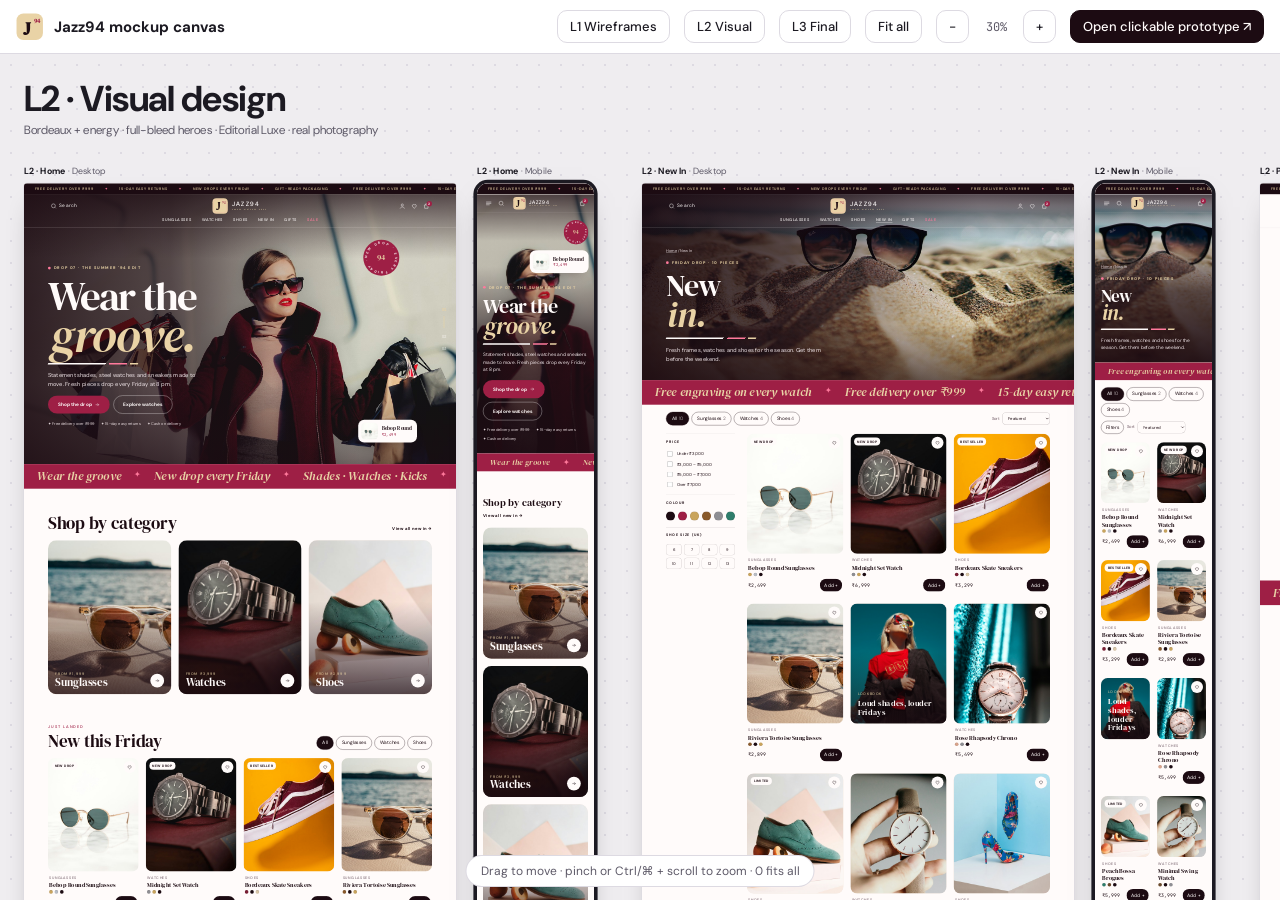
<file: 02-canvas/index.html>
<!doctype html>
<html lang="en">
<head>
<meta charset="utf-8">
<meta name="viewport" content="width=device-width, initial-scale=1, viewport-fit=cover">
<style>html,body{margin:0}</style>
</head>
<body>
<title>Jazz94 Mockup Canvas</title>
<meta name="claude:viewport-fit-sides" content="cover">
<link rel="preconnect" href="https://fonts.googleapis.com">
<link rel="preconnect" href="https://fonts.gstatic.com" crossorigin>
<link rel="stylesheet" href="https://fonts.googleapis.com/css2?family=DM+Sans:wght@400;500;700&family=DM+Serif+Display:ital@0;1&family=JetBrains+Mono:wght@400;500&display=swap">
<style>
/* Layout: a slim control bar (level, page, device) over a stage that holds the live site, either full width (desktop) or in a 390 px phone frame (mobile). The chrome is neutral and theme-aware; the site inside keeps the fixed Jazz94 brand palette. */
:root {
  --c-bg: #EFEDF0; --c-bar: #FFFFFF; --c-fg: #1C1A22; --c-mu: #5E5A68; --c-ln: #DDDAE2;
  --c-on: #1C0B12; --c-on-fg: #FFFBFA; --c-frame: #1C1A22;
  --bx: #9E1F45; --ch: #E9D3A6; --chl: #F6EDDC; --ro: #FF7A9C; --ink: #1C0B12; --pa: #FFFBFA;
  --mu: #6B5560; --tx2: #4A3A41; --ln: rgba(28,11,18,.12); --tile: #F3E9E2; --ok: #0E6B44;
  --serif: "DM Serif Display", Georgia, serif; --sans: "DM Sans", system-ui, sans-serif; --mono: "JetBrains Mono", ui-monospace, monospace;
}
@media (prefers-color-scheme: dark) { :root:not([data-theme="light"]) { --c-bg: #121117; --c-bar: #1C1B23; --c-fg: #F1F0F6; --c-mu: #A4A1B3; --c-ln: #2F2D3A; --c-on: #E9D3A6; --c-on-fg: #1C0B12; --c-frame: #000000; color-scheme: dark; } }
:root[data-theme="dark"] { --c-bg: #121117; --c-bar: #1C1B23; --c-fg: #F1F0F6; --c-mu: #A4A1B3; --c-ln: #2F2D3A; --c-on: #E9D3A6; --c-on-fg: #1C0B12; --c-frame: #000000; color-scheme: dark; }
html, body { height: 100%; }
body { background: var(--c-bg); color: var(--c-fg); font-family: var(--sans); display: flex; flex-direction: column; overflow: hidden; }
* { box-sizing: border-box; }

/* control bar */
.bar { background: var(--c-bar); border-bottom: 1px solid var(--c-ln); padding-block: 10px; padding-left: max(16px, env(safe-area-inset-left, 0px)); padding-right: max(16px, env(safe-area-inset-right, 0px)); display: flex; flex-wrap: wrap; gap: 10px 18px; align-items: center; }
.bar h1 { margin: 0 auto 0 0; font-size: 15px; font-weight: 700; display: flex; align-items: center; gap: 10px; white-space: nowrap; }
.bar h1 svg { height: 28px; width: auto; }
.seg { display: inline-flex; background: var(--c-bg); border-radius: 12px; padding: 3px; gap: 2px; flex-wrap: wrap; }
.seg button { font: inherit; font-size: 13px; font-weight: 500; border: 0; background: transparent; color: var(--c-mu); padding: 7px 12px; border-radius: 9px; cursor: pointer; white-space: nowrap; }
.seg button[aria-pressed="true"] { background: var(--c-on); color: var(--c-on-fg); }
.seg button:focus-visible, .site :focus-visible { outline: 3px solid #4F7BFF; outline-offset: 2px; }
.grp { display: flex; align-items: center; gap: 8px; }
.grp > span { font-size: 11px; letter-spacing: .14em; text-transform: uppercase; color: var(--c-mu); }

/* stage */
.stage { flex: 1; min-height: 0; display: flex; justify-content: center; align-items: stretch; padding: 14px max(14px, env(safe-area-inset-left, 0px)) 14px max(14px, env(safe-area-inset-right, 0px)); }
.dev { position: relative; width: 100%; height: 100%; border-radius: 14px; overflow: hidden; background: var(--pa); box-shadow: 0 0 0 1px var(--c-ln), 0 30px 60px -40px rgba(0,0,0,.4); }
.dev.mobile { width: 390px; max-width: 100%; height: min(844px, 100%); border-radius: 44px; box-shadow: 0 0 0 10px var(--c-frame), 0 40px 80px -30px rgba(0,0,0,.5); margin-top: 6px; }
.scroller { position: absolute; inset: 0; overflow-y: auto; overflow-x: hidden; container: site / inline-size; scroll-behavior: smooth; }
.layer { position: absolute; inset: 0; pointer-events: none; z-index: 40; }
.layer > * { pointer-events: auto; }

/* ===== Jazz94 site ===== */
.site { background: var(--pa); color: var(--ink); font-family: var(--sans); font-size: 16px; line-height: 1.55; min-height: 100%; }
.site a { color: inherit; }
.site button { font: inherit; color: inherit; }
.w { max-width: 1320px; margin: 0 auto; padding-left: 20px; padding-right: 20px; }
.serif { font-family: var(--serif); font-weight: 400; }
.mono { font-family: var(--mono); font-variant-numeric: tabular-nums; }
.kick { font-size: 13px; font-weight: 500; letter-spacing: .24em; text-transform: uppercase; color: var(--bx); }
.h2 { margin: 0; font-family: var(--serif); font-weight: 400; font-size: clamp(34px, 4cqi, 56px); line-height: 1; text-wrap: balance; }
.h2 em, .hero h2 em { color: var(--bx); }
.sec { padding-bottom: 96px; }
.row { display: flex; flex-wrap: wrap; justify-content: space-between; align-items: end; gap: 16px; margin-bottom: 28px; }
.btn { display: inline-flex; align-items: center; justify-content: center; gap: 10px; border-radius: 999px; padding: 15px 28px; font-weight: 700; font-size: 15px; text-decoration: none; border: 1.5px solid transparent; cursor: pointer; position: relative; overflow: hidden; }
.btn-p { background: var(--bx); color: var(--pa) !important; }
.btn-d { background: var(--ink); color: var(--pa) !important; }
.btn-c { background: var(--ch); color: var(--ink) !important; }
.btn-o { border-color: var(--ink); background: transparent; color: var(--ink) !important; }
.btn-sm { padding: 8px 14px; font-size: 13px; }
.chip { border: 1.5px solid var(--ink); background: transparent; padding: 9px 18px; border-radius: 999px; font-size: 14px; font-weight: 500; cursor: pointer; }
.chip[aria-pressed="true"] { background: var(--ink); color: var(--pa); }
.ph { position: relative; overflow: hidden; background: var(--tile); }
.ph img { width: 100%; height: 100%; object-fit: cover; display: block; }
.shade { position: absolute; inset: 0; background: linear-gradient(180deg, rgba(28,11,18,0) 40%, rgba(28,11,18,.75) 100%); }
.g4 { display: grid; grid-template-columns: repeat(auto-fill, minmax(max(150px, calc((100% - 72px) / 4)), 1fr)); gap: 36px 24px; }
.g3 { display: grid; grid-template-columns: repeat(auto-fill, minmax(max(240px, calc((100% - 48px) / 3)), 1fr)); gap: 24px; }
.g3p { display: grid; grid-template-columns: repeat(auto-fill, minmax(max(150px, calc((100% - 48px) / 3)), 1fr)); gap: 36px 24px; }
.ib { display: grid; place-items: center; background: none; border: 0; padding: 8px; cursor: pointer; text-decoration: none; position: relative; }
.ib svg { width: 22px; height: 22px; }

/* ticker + header */
.ticker { background: var(--ink); color: var(--ch); overflow: hidden; white-space: nowrap; font-size: 12px; font-weight: 500; letter-spacing: .16em; padding: 9px 0; }
.marq { display: inline-flex; gap: 36px; padding-left: 36px; }
.marq span.s { color: var(--ro); }
.hdr { position: sticky; top: 0; z-index: 20; background: rgba(255,251,250,.94); backdrop-filter: blur(12px); border-bottom: 1px solid var(--ln); }
.hdr-top { display: grid; grid-template-columns: 1fr auto 1fr; align-items: center; gap: 12px; padding-top: 12px; padding-bottom: 8px; }
.hdr-l { display: flex; align-items: center; gap: 4px; justify-self: start; }
.hdr-r { display: flex; align-items: center; gap: 2px; justify-self: end; }
.hdr-search { display: flex; gap: 8px; font-size: 14px; letter-spacing: .08em; }
.hamb { display: none; }
.logo-l { display: block; line-height: 0; }
.logo-l svg { width: 186px; height: auto; }
.bagn { position: absolute; top: 2px; right: 0; min-width: 18px; height: 18px; border-radius: 9px; background: var(--bx); color: var(--pa); font-size: 11px; font-weight: 700; line-height: 18px; text-align: center; padding: 0 4px; }
.navrow { display: flex; justify-content: safe center; gap: 32px; overflow-x: auto; white-space: nowrap; font-size: 13px; font-weight: 500; letter-spacing: .14em; text-transform: uppercase; padding-bottom: 12px; }
.navrow a { text-decoration: none; padding-bottom: 3px; }
.navrow a.sale { color: var(--bx); }
.navrow a[aria-current="page"] { text-decoration: underline; text-underline-offset: 6px; }

/* hero */
.hero { display: flex; flex-wrap: wrap; gap: 48px; align-items: center; padding-top: 40px; padding-bottom: 88px; }
.hero-t { flex: 1 1 440px; min-width: 0; display: flex; flex-direction: column; gap: 22px; }
.hero h2 { margin: 0; font-family: var(--serif); font-weight: 400; font-size: clamp(56px, 8.6cqi, 132px); line-height: .92; letter-spacing: -.015em; }
.hero p { margin: 0; font-size: 18px; max-width: 42ch; color: var(--tx2); }
.trust { display: flex; flex-wrap: wrap; gap: 8px 22px; font-size: 13px; color: var(--mu); }
.hero-v { flex: 1 1 440px; min-width: 0; position: relative; display: flex; justify-content: center; }
.hero-blob { position: absolute; width: 78%; aspect-ratio: 1; border-radius: 50%; background: var(--ch); top: 6%; right: -4%; }
.hero-img { position: relative; width: 100%; max-width: 520px; aspect-ratio: 4 / 5; border-radius: 999px 999px 32px 32px; }
.hero-img img { object-position: 50% 30%; }
.badge-spin { position: absolute; top: 2%; left: 2%; width: 124px; height: 124px; }
.chipcard { position: absolute; left: 0; bottom: 8%; background: var(--pa); border-radius: 20px; padding: 10px 16px 10px 10px; display: flex; align-items: center; gap: 12px; text-decoration: none; box-shadow: 0 20px 40px -20px rgba(28,11,18,.45); }
.chipcard .ph { width: 56px; height: 56px; border-radius: 14px; }

/* category tiles */
.tile { position: relative; display: block; aspect-ratio: 4 / 5; border-radius: 28px; text-decoration: none; }
.tile .cap { position: absolute; left: 24px; right: 24px; bottom: 22px; display: flex; justify-content: space-between; align-items: end; gap: 12px; color: var(--pa); }
.tile .cap small { display: block; font-size: 12px; letter-spacing: .2em; text-transform: uppercase; color: var(--ch); }
.tile .cap b { font-family: var(--serif); font-weight: 400; font-size: 36px; line-height: 1; }
.arrow { width: 46px; height: 46px; border-radius: 50%; background: var(--pa); color: var(--ink); display: grid; place-items: center; flex: none; }

/* product card */
.card { position: relative; display: flex; flex-direction: column; gap: 12px; }
.card .ph { display: block; aspect-ratio: 4 / 5; border-radius: 22px; }
.tag { position: absolute; top: 12px; left: 12px; background: var(--pa); color: var(--ink); font-size: 11px; font-weight: 700; letter-spacing: .1em; text-transform: uppercase; padding: 5px 10px; border-radius: 999px; z-index: 2; }
.heart { position: absolute; top: 10px; right: 10px; width: 40px; height: 40px; border-radius: 50%; border: 0; background: var(--pa); color: var(--bx); display: grid; place-items: center; cursor: pointer; z-index: 2; }
.heart svg { width: 18px; height: 18px; }
.meta { display: flex; flex-direction: column; gap: 4px; padding: 0 4px 4px; }
.cat-l { font-size: 12px; letter-spacing: .16em; text-transform: uppercase; color: var(--mu); }
.pname { font-family: var(--serif); font-size: 20px; line-height: 1.2; text-decoration: none; }
.dots { display: flex; gap: 6px; }
.dots i { width: 12px; height: 12px; border-radius: 50%; box-shadow: inset 0 0 0 1px rgba(28,11,18,.2); }
.pr { display: flex; justify-content: space-between; align-items: center; gap: 8px; padding-top: 4px; }

/* editorial + banner */
.edit { display: flex; flex-wrap: wrap; background: var(--chl); border-radius: 36px; overflow: hidden; }
.edit > .ph { flex: 1 1 420px; min-height: 540px; }
.edit > .ph img { position: absolute; inset: 0; object-position: 50% 25%; }
.edit-t { flex: 1 1 420px; min-width: 0; padding: 56px 48px; display: flex; flex-direction: column; gap: 20px; justify-content: center; }
.look { display: flex; align-items: center; gap: 14px; background: var(--pa); border-radius: 16px; padding: 8px 16px 8px 8px; text-decoration: none; }
.look .ph { width: 56px; height: 56px; border-radius: 12px; flex: none; }
.banner { display: flex; flex-wrap: wrap; align-items: center; gap: 40px; background: var(--ink); color: var(--pa); border-radius: 36px; padding: 56px; }
.banner .ph { flex: 1 1 380px; height: 420px; border-radius: 26px; }
.svc { display: grid; grid-template-columns: repeat(auto-fill, minmax(max(150px, calc((100% - 48px) / 4)), 1fr)); gap: 20px; border-top: 1px solid var(--ln); padding-top: 40px; }
.svc div { display: flex; flex-direction: column; gap: 6px; }
.svc .ico { width: 46px; height: 46px; border-radius: 14px; background: var(--chl); color: var(--bx); display: grid; place-items: center; }
.club { background: var(--bx); color: var(--pa); }
.club .w { display: flex; flex-wrap: wrap; gap: 28px; align-items: center; justify-content: space-between; padding-top: 64px; padding-bottom: 64px; }
.club input { flex: 1 1 220px; min-width: 0; padding: 16px 20px; border: 1.5px solid rgba(255,251,250,.55); border-radius: 999px; background: transparent; color: var(--pa); font: inherit; }
.club input::placeholder { color: #F1D9E0; }
.ftr { background: var(--ink); color: #E8DCDF; }
.ftr-cols { display: grid; grid-template-columns: repeat(auto-fill, minmax(max(150px, calc((100% - 128px) / 5)), 1fr)); gap: 32px; padding-top: 64px; padding-bottom: 32px; }
.ftr h4 { margin: 0 0 6px; color: var(--ch); font-size: 12px; letter-spacing: .2em; text-transform: uppercase; }
.ftr a { color: #E8DCDF; text-decoration: none; font-size: 14px; display: block; padding: 3px 0; }
.ftr-b { display: flex; flex-wrap: wrap; justify-content: space-between; gap: 12px; font-size: 13px; color: #B8A6AD; border-top: 1px solid rgba(255,251,250,.12); padding-top: 20px; padding-bottom: 32px; }

/* category page */
.crumb { font-size: 13px; color: var(--mu); padding-top: 20px; }
.crumb a { color: var(--mu); }
.cbanner { position: relative; min-height: 300px; border-radius: 32px; display: flex; align-items: flex-end; margin-top: 16px; }
.cbanner img { position: absolute; inset: 0; object-position: 50% 60%; }
.cbanner .shade { background: linear-gradient(90deg, rgba(28,11,18,.8) 0%, rgba(28,11,18,.2) 60%, rgba(28,11,18,0) 100%); }
.cbanner .t { position: relative; padding: 40px 44px; color: var(--pa); display: flex; flex-direction: column; gap: 8px; max-width: 560px; }
.ctools { display: flex; flex-wrap: wrap; gap: 14px; align-items: center; justify-content: space-between; padding-top: 24px; }
.ctools select { font: inherit; font-size: 14px; padding: 9px 14px; border-radius: 12px; border: 1.5px solid rgba(28,11,18,.25); background: var(--pa); color: var(--ink); }
.mfilt { display: none; }
.cmain { display: flex; flex-wrap: wrap; gap: 40px; align-items: flex-start; padding-top: 28px; padding-bottom: 40px; }
.aside { flex: 1 1 230px; max-width: 100%; display: flex; flex-direction: column; gap: 22px; font-size: 14px; }
.aside fieldset { border: 0; border-top: 1px solid var(--ln); margin: 0; padding: 16px 0 0; display: flex; flex-direction: column; gap: 10px; }
.aside legend { font-size: 12px; font-weight: 700; letter-spacing: .2em; text-transform: uppercase; padding: 0 0 10px; float: left; width: 100%; }
.aside label { display: flex; gap: 10px; align-items: center; cursor: pointer; }
.aside input { width: 18px; height: 18px; accent-color: var(--bx); }
.sw { width: 30px; height: 30px; border-radius: 50%; border: 1.5px solid rgba(28,11,18,.2); cursor: pointer; }
.sizes { display: grid; grid-template-columns: repeat(4, minmax(0, 1fr)); gap: 8px; }
.sizes button { border: 1.5px solid rgba(28,11,18,.2); background: var(--pa); border-radius: 10px; padding: 8px 0; font-size: 13px; cursor: pointer; }
.cgrid { flex: 999 1 560px; min-width: 0; }
.promo { position: relative; display: flex; align-items: flex-end; aspect-ratio: 4 / 5; border-radius: 22px; text-decoration: none; }
.promo img { position: absolute; inset: 0; }
.promo .t { position: relative; padding: 24px; color: var(--pa); display: flex; flex-direction: column; gap: 6px; }
.promo .t b { font-family: var(--serif); font-weight: 400; font-size: 28px; line-height: 1.05; }
.promo .t small { font-size: 12px; letter-spacing: .2em; text-transform: uppercase; color: var(--ch); }

/* product page */
.pdp { display: flex; flex-wrap: wrap; gap: 56px; align-items: flex-start; padding-top: 20px; padding-bottom: 80px; }
.gal { flex: 1.15 1 460px; min-width: 0; display: flex; flex-direction: column; gap: 14px; }
.gal .main { aspect-ratio: 1; border-radius: 32px; }
.thumbs { display: grid; grid-template-columns: repeat(4, minmax(0, 1fr)); gap: 12px; }
.thumbs button { padding: 0; aspect-ratio: 1; border-radius: 18px; overflow: hidden; border: 2px solid transparent; background: var(--tile); cursor: pointer; }
.thumbs button[aria-pressed="true"] { border-color: var(--bx); }
.thumbs img { width: 100%; height: 100%; object-fit: cover; display: block; }
.info { flex: 1 1 380px; min-width: 0; display: flex; flex-direction: column; gap: 22px; }
.info h1 { margin: 0; font-family: var(--serif); font-weight: 400; font-size: clamp(40px, 4.4cqi, 60px); line-height: 1; }
.vars { display: flex; flex-direction: column; gap: 10px; border-top: 1px solid var(--ln); padding-top: 20px; }
.swatch { width: 40px; height: 40px; border-radius: 50%; border: 3px solid var(--pa); box-shadow: 0 0 0 2px rgba(28,11,18,.2); cursor: pointer; }
.swatch[aria-pressed="true"] { box-shadow: 0 0 0 2px var(--bx); }
.buyrow { display: flex; gap: 10px; flex-wrap: wrap; align-items: stretch; }
.qty { display: flex; align-items: center; border: 1.5px solid rgba(28,11,18,.25); border-radius: 999px; }
.qty button { width: 44px; height: 50px; border: 0; background: none; font-size: 20px; cursor: pointer; }
.qty span { min-width: 22px; text-align: center; font-family: var(--mono); }
.pin { background: var(--chl); border-radius: 20px; padding: 18px; display: flex; flex-direction: column; gap: 10px; }
.pin input, .field input, .cpn input { padding: 12px 14px; border: 1.5px solid rgba(28,11,18,.2); border-radius: 12px; font: inherit; font-size: 15px; background: #FFFFFF; color: var(--ink); min-width: 0; }
.acc button { width: 100%; display: flex; justify-content: space-between; align-items: center; background: none; border: 0; border-top: 1px solid var(--ln); padding: 16px 0; font-weight: 700; cursor: pointer; text-align: left; }
.acc button span:last-child { font-size: 20px; transition: transform .3s; }
.acc button[aria-expanded="true"] span:last-child { transform: rotate(45deg); }
.acc p { margin: 0 0 16px; color: var(--tx2); font-size: 15px; }
.revs { border: 1px solid var(--ln); border-radius: 28px; padding: 36px; display: flex; flex-wrap: wrap; gap: 24px; align-items: center; justify-content: space-between; }

/* cart */
.cartm { display: flex; flex-wrap: wrap; gap: 48px; align-items: flex-start; padding-bottom: 80px; }
.lines { flex: 999 1 560px; min-width: 0; display: flex; flex-direction: column; gap: 20px; }
.ship { background: var(--chl); border-radius: 20px; padding: 18px 20px; display: flex; flex-direction: column; gap: 10px; }
.track { height: 6px; border-radius: 6px; background: rgba(28,11,18,.1); overflow: hidden; }
.track i { display: block; height: 100%; background: var(--bx); border-radius: 6px; }
.line { display: flex; gap: 20px; flex-wrap: wrap; padding-bottom: 20px; border-bottom: 1px solid var(--ln); }
.line .ph { width: 120px; height: 146px; border-radius: 18px; flex: none; }
.line .d { flex: 1 1 200px; min-width: 0; display: flex; flex-direction: column; gap: 4px; }
.link { background: none; border: 0; padding: 0; font-size: 14px; text-decoration: underline; cursor: pointer; }
.sum { flex: 1 1 330px; min-width: 0; position: sticky; top: 130px; background: #FFFFFF; border: 1px solid rgba(28,11,18,.14); border-radius: 28px; padding: 28px; display: flex; flex-direction: column; gap: 14px; box-shadow: 0 30px 60px -40px rgba(28,11,18,.35); }
.sum .r { display: flex; justify-content: space-between; font-size: 15px; gap: 12px; }
.cpn { display: flex; gap: 8px; }
.cpn input { flex: 1; text-transform: uppercase; }
.empty { border: 1px dashed rgba(28,11,18,.25); border-radius: 24px; padding: 48px 24px; text-align: center; display: flex; flex-direction: column; gap: 14px; align-items: center; }

/* checkout */
.cohdr { border-bottom: 1px solid var(--ln); }
.cohdr .w { display: flex; justify-content: space-between; align-items: center; gap: 12px; padding-top: 14px; padding-bottom: 14px; max-width: 1180px; }
.steps { display: flex; align-items: center; gap: 10px; flex-wrap: wrap; font-size: 14px; padding-top: 28px; }
.steps span { border: 1.5px solid rgba(28,11,18,.3); padding: 6px 14px; border-radius: 999px; color: var(--mu); }
.steps span.on { background: var(--ink); border-color: var(--ink); color: var(--pa); }
.steps i { width: 28px; height: 1.5px; background: rgba(28,11,18,.25); }
.co { display: flex; flex-wrap: wrap; gap: 48px; align-items: flex-start; padding-top: 28px; padding-bottom: 72px; }
.co form { flex: 999 1 520px; min-width: 0; display: flex; flex-direction: column; gap: 36px; }
.co fieldset { border: 0; margin: 0; padding: 0; display: flex; flex-direction: column; gap: 12px; }
.co legend { padding: 0 0 14px; font-family: var(--serif); font-size: 30px; }
.fields { display: grid; grid-template-columns: repeat(auto-fill, minmax(max(200px, calc((100% - 14px) / 2)), 1fr)); gap: 14px; }
.field { display: flex; flex-direction: column; gap: 6px; font-size: 13px; font-weight: 500; color: var(--tx2); }
.opt { border: 2px solid rgba(28,11,18,.15); background: #FFFFFF; border-radius: 16px; transition: border-color .25s, background .25s; }
.opt[data-on="1"] { border-color: var(--bx); background: #FFF3F5; }
.opt > button { width: 100%; display: flex; justify-content: space-between; align-items: center; gap: 12px; text-align: left; border: 0; background: none; padding: 16px 18px; cursor: pointer; }
.radio { width: 20px; height: 20px; border-radius: 50%; border: 2px solid var(--ink); display: grid; place-items: center; flex: none; }
.radio i { width: 10px; height: 10px; border-radius: 50%; }
.opt[data-on="1"] .radio i { background: var(--bx); }
.osum { flex: 1 1 310px; min-width: 0; position: sticky; top: 20px; background: var(--chl); border-radius: 28px; padding: 26px; display: flex; flex-direction: column; gap: 16px; }
.done { max-width: 720px; margin: 0 auto; padding: 72px 20px 96px; display: flex; flex-direction: column; align-items: center; gap: 18px; text-align: center; }

/* overlay: drawer + toast */
.scrim { position: absolute; inset: 0; background: rgba(28,11,18,.45); }
.drawer { position: absolute; top: 0; bottom: 0; left: 0; width: min(340px, 86%); background: var(--pa); color: var(--ink); font-family: var(--sans); display: flex; flex-direction: column; box-shadow: 30px 0 60px -30px rgba(28,11,18,.5); overflow-y: auto; }
.drawer .top { display: flex; justify-content: space-between; align-items: center; padding: 18px 16px 14px 20px; border-bottom: 1px solid var(--ln); }
.drawer .top svg.lg { width: 150px; height: auto; }
.drawer nav { display: flex; flex-direction: column; padding: 8px 20px; }
.drawer nav a { display: flex; justify-content: space-between; align-items: center; padding: 16px 0; border-bottom: 1px solid var(--ln); font-family: var(--serif); font-size: 26px; text-decoration: none; color: var(--ink); }
.drawer nav a small { font-family: var(--sans); font-size: 12px; letter-spacing: .14em; text-transform: uppercase; color: var(--mu); }
.drawer .util { display: flex; flex-direction: column; gap: 4px; padding: 14px 20px; }
.drawer .util a { display: flex; gap: 12px; align-items: center; padding: 10px 0; font-size: 15px; text-decoration: none; color: var(--ink); }
.drawer .util svg { width: 20px; height: 20px; }
.drawer .promo-d { margin: auto 20px 24px; background: var(--ink); color: var(--pa); border-radius: 20px; padding: 18px; display: flex; flex-direction: column; gap: 8px; }
.toast { position: absolute; left: 50%; bottom: 24px; transform: translateX(-50%); background: var(--ink); color: var(--pa); border-radius: 999px; padding: 10px 10px 10px 20px; display: flex; align-items: center; gap: 14px; box-shadow: 0 24px 48px -20px rgba(28,11,18,.6); white-space: nowrap; font-size: 14px; font-family: var(--sans); max-width: calc(100% - 24px); }
.toast span { overflow: hidden; text-overflow: ellipsis; }
.toast a { background: var(--ch); color: var(--ink); border-radius: 999px; padding: 8px 14px; text-decoration: none; font-weight: 700; flex: none; }


/* ===== Bordeaux + energy ===== */
.lg-d { display: block; line-height: 0; }
.lg-l { display: none; line-height: 0; }
.logo-c { line-height: 0; }
.secure { display: flex; align-items: center; gap: 8px; font-size: 14px; color: var(--ok); }
.cohdr { position: sticky; top: 0; z-index: 20; background: rgba(255,251,250,.94); backdrop-filter: blur(12px); }
.hdr, .cohdr { transition: background .3s, border-color .3s, color .3s; }
.ov:not(.solid) { background: transparent !important; backdrop-filter: none !important; border-bottom-color: rgba(255,251,250,.22) !important; color: var(--pa); }
.ov:not(.solid) .ib, .ov:not(.solid) .hdr-search, .ov:not(.solid) .navrow a { color: var(--pa); }
.ov:not(.solid) .navrow a.sale { color: var(--ro); }
.ov:not(.solid) .secure { color: #CFF3DE; }
.ov:not(.solid) .lg-l { display: block; }
.ov:not(.solid) .lg-d { display: none; }
.fbh { position: relative; overflow: hidden; color: var(--pa); min-height: 900px; display: flex; align-items: center; }
.fbh > .bg { position: absolute; inset: 0; }
.fbh > .bg img { width: 100%; height: 100%; object-fit: cover; object-position: 72% 28%; display: block; }
.fbh > .bg::after { content: ""; position: absolute; inset: 0; background: linear-gradient(180deg, rgba(28,11,18,.7) 0%, rgba(28,11,18,0) 24%), linear-gradient(90deg, rgba(28,11,18,.9) 0%, rgba(28,11,18,.7) 34%, rgba(28,11,18,.18) 62%, rgba(28,11,18,0) 78%), linear-gradient(0deg, rgba(28,11,18,.55) 0%, rgba(28,11,18,0) 30%); }
.fbh .in { position: relative; z-index: 2; width: 100%; padding-top: 190px; padding-bottom: 80px; }
.fbh.short { min-height: 620px; align-items: flex-end; }
.fbh.short > .bg img { object-position: 50% 55%; }
.fbh.short .in { padding-top: 170px; padding-bottom: 56px; }
.fbh.done-h { min-height: 760px; }
.fbh.done-h > .bg::after { background: linear-gradient(180deg, rgba(28,11,18,.7) 0%, rgba(28,11,18,0) 24%), rgba(28,11,18,.6); }
.fbh .done { max-width: 760px; text-align: center; align-items: center; display: flex; flex-direction: column; gap: 18px; padding-top: 170px; }
.fbh .crumb { padding-top: 0; margin-bottom: 18px; color: #E8DCDF; }
.fbh .crumb a { color: #E8DCDF; }
.en-copy { display: flex; flex-direction: column; gap: 22px; max-width: 660px; min-width: 0; }
.en-eye { display: inline-flex; align-items: center; gap: 10px; font-size: 13px; font-weight: 700; letter-spacing: .24em; text-transform: uppercase; color: var(--bx); }
.en-dot { width: 9px; height: 9px; border-radius: 50%; background: var(--bx); flex: none; }
.fbh .en-eye { color: var(--ch); }
.fbh .en-dot { background: var(--ro); }
.en-h1 { margin: 0; font-family: var(--serif); font-weight: 400; font-size: clamp(72px, 9.4cqi, 146px); line-height: .88; letter-spacing: -.035em; display: flex; flex-direction: column; color: var(--ink); text-wrap: balance; }
.en-h1 span { white-space: nowrap; }
.en-h1 em { color: var(--bx); font-size: 1.18em; line-height: .9; padding-left: .04em; }
.en-h1.md { font-size: clamp(60px, 7cqi, 112px); }
.en-h1.sm { font-size: clamp(52px, 6cqi, 92px); flex-direction: row; flex-wrap: wrap; align-items: baseline; gap: 0 .22em; }
.en-h1.sm em { font-size: 1.1em; }
.fbh .en-h1 { color: var(--pa); }
.fbh .en-h1 em { color: var(--ch); }
.speed { display: block; height: 5px; width: 300px; max-width: 70%; background: linear-gradient(90deg, var(--ink) 0 64%, transparent 64% 68%, var(--bx) 68% 88%, transparent 88% 91%, var(--ch) 91%); transform: skewX(-24deg); transform-origin: left; }
.fbh .speed { background: linear-gradient(90deg, var(--pa) 0 64%, transparent 64% 68%, var(--ro) 68% 88%, transparent 88% 91%, var(--ch) 91%); }
.info .speed { width: 200px; height: 4px; }
.fbh p { margin: 0; font-size: 19px; max-width: 40ch; color: #F1E6E9; }
.fbh .trust { color: #E8DCDF; }
.fbh .btn-o { border-color: var(--pa); color: var(--pa) !important; }
.btn-lg { font-size: 16px; padding: 17px 32px; }
.btn-ow { border-color: rgba(255,251,250,.5); color: var(--pa) !important; background: transparent; }
.fbh .badge-spin { top: 150px; left: auto; right: 13%; z-index: 3; }
.fbh .chipcard { left: auto; right: 9%; bottom: 72px; z-index: 3; }
.en-count { position: absolute; z-index: 3; right: 32px; top: 50%; transform: translateY(-50%); list-style: none; margin: 0; padding: 0; display: flex; flex-direction: column; gap: 18px; align-items: center; font-family: var(--mono); font-size: 14px; color: rgba(255,251,250,.75); }
.en-count li.on { color: var(--ch); font-weight: 500; }
.en-count li.on::after { content: ""; display: block; width: 2px; height: 40px; background: var(--ch); margin: 10px auto 0; }
.band { background: var(--bx); color: var(--ch); overflow: hidden; white-space: nowrap; padding: 20px 0; }
.band .marq { gap: 44px; padding-left: 44px; font-family: var(--serif); font-style: italic; font-size: 40px; line-height: 1; }
.band .marq span.s { color: var(--ro); font-style: normal; font-size: 28px; }
.en-drop { background: var(--ink); color: var(--pa); border-radius: 36px; display: flex; flex-wrap: wrap; gap: 40px; align-items: center; padding: 56px; }
.en-drop .tx { flex: 1 1 380px; min-width: 0; display: flex; flex-direction: column; gap: 20px; }
.en-timer { display: flex; gap: 12px; }
.en-timer div { background: #2A141D; border-radius: 18px; padding: 14px 18px; min-width: 96px; text-align: center; box-shadow: inset 0 0 0 1px rgba(233,211,166,.18); }
.en-timer b { display: block; font-family: var(--serif); font-weight: 400; font-size: 56px; line-height: 1; color: var(--ch); font-variant-numeric: tabular-nums; }
.en-timer small { font-size: 11px; letter-spacing: .2em; color: #CDB8BF; }
.en-drop .ph { flex: 1 1 380px; height: 420px; border-radius: 999px 999px 26px 26px; }
@container site (max-width: 760px) {
  .fbh { min-height: 760px; align-items: flex-end; }
  .fbh > .bg img { object-position: 62% 18%; }
  .fbh > .bg::after { background: linear-gradient(180deg, rgba(28,11,18,.7) 0%, rgba(28,11,18,0) 18%), linear-gradient(0deg, rgba(28,11,18,.94) 0%, rgba(28,11,18,.7) 42%, rgba(28,11,18,.1) 72%); }
  .fbh .in { padding-top: 300px; padding-bottom: 40px; }
  .fbh.short { min-height: 560px; }
  .fbh.short .in { padding-top: 220px; padding-bottom: 36px; }
  .fbh .done { padding-top: 200px; }
  .en-h1 { font-size: 68px; }
  .en-h1.md { font-size: 58px; }
  .en-h1.sm { font-size: 52px; }
  .fbh p { font-size: 16px; }
  .en-count { display: none; }
  .fbh .badge-spin { top: 84px; right: 18px; width: 84px; height: 84px; }
  .fbh .chipcard { right: 18px; bottom: auto; top: 186px; }
  .band { padding: 14px 0; }
  .band .marq { font-size: 28px; }
  .en-drop { padding: 30px 22px; border-radius: 28px; gap: 24px; }
  .en-timer div { min-width: 0; flex: 1; padding: 10px 6px; }
  .en-timer b { font-size: 40px; }
  .en-drop .ph { height: 300px; }
}
/* L1 wireframe skin for the new parts */
.lv1 .fbh > .bg img { visibility: hidden; }
.lv1 .fbh > .bg { background: linear-gradient(to top right, transparent calc(50% - 1px), #C8C8C8 50%, transparent calc(50% + 1px)), linear-gradient(to top left, transparent calc(50% - 1px), #C8C8C8 50%, transparent calc(50% + 1px)), #E9E9E9; }
.lv1 .fbh > .bg::after { display: none; }
.lv1 .fbh, .lv1 .fbh .en-h1, .lv1 .fbh .en-h1 em, .lv1 .fbh p, .lv1 .fbh .trust, .lv1 .fbh .en-eye, .lv1 .fbh .crumb, .lv1 .fbh .crumb a, .lv1 .en-count, .lv1 .en-count li.on { color: #222 !important; }
.lv1 .fbh .btn-o { border-color: #222; color: #222 !important; }
.lv1 .speed, .lv1 .fbh .speed { background: linear-gradient(90deg, #222 0 64%, transparent 64% 68%, #777 68%) !important; }
.lv1 .ov:not(.solid), .lv1 .ov:not(.solid) .ib, .lv1 .ov:not(.solid) .hdr-search, .lv1 .ov:not(.solid) .navrow a, .lv1 .ov:not(.solid) .secure { color: #222 !important; }
.lv1 .ov .lg-l { display: none !important; }
.lv1 .ov .lg-d { display: block !important; }
/* L3 motion for the new parts */
@keyframes enIn { from { opacity: 0; transform: translateX(-70px) skewX(-6deg); } to { opacity: 1; transform: none; } }
@keyframes enBar { from { transform: skewX(-24deg) scaleX(0); } to { transform: skewX(-24deg) scaleX(1); } }
@keyframes enPulse { 0% { box-shadow: 0 0 0 0 rgba(255,122,156,.6); } 100% { box-shadow: 0 0 0 12px rgba(255,122,156,0); } }
.lv3.enter .en-h1 span, .lv3.enter .en-h1 em { animation: enIn .9s cubic-bezier(.2,.7,.2,1) backwards; }
.lv3.enter .en-h1 em { animation-delay: .16s; }
.lv3.enter .speed { animation: enBar 1s .4s cubic-bezier(.2,.7,.2,1) backwards; }
.lv3 .en-dot { animation: enPulse 1.6s ease-out infinite; }
.lv3 .band .marq { animation-duration: 40s; }


/* ===== Content pages + cart drawer ===== */
.ab-split { display: flex; flex-wrap: wrap; gap: 56px; align-items: center; }
.ab-img { flex: 1 1 400px; aspect-ratio: 4 / 5; max-height: 640px; border-radius: 999px 999px 32px 32px; }
.ab-t { flex: 1 1 400px; min-width: 0; display: flex; flex-direction: column; gap: 18px; }
.ab-t p { margin: 0; font-size: 17px; line-height: 1.65; color: var(--tx2); max-width: 54ch; }
.vals { display: grid; grid-template-columns: repeat(auto-fill, minmax(max(220px, calc((100% - 48px) / 3)), 1fr)); gap: 24px; }
.val { background: var(--chl); border-radius: 28px; padding: 30px; display: flex; flex-direction: column; gap: 12px; }
.val .ico, .way .ico { width: 48px; height: 48px; border-radius: 50%; background: var(--bx); color: var(--pa); display: grid; place-items: center; }
.val b { font-size: 28px; line-height: 1.1; font-weight: 400; }
.val p { margin: 0; color: var(--tx2); }
.manifesto { background: var(--ink); color: var(--pa); border-radius: 36px; padding: 72px 40px; text-align: center; display: flex; flex-direction: column; gap: 24px; align-items: center; }
.manifesto p { margin: 0; font-size: clamp(30px, 3.6cqi, 50px); line-height: 1.15; max-width: 26ch; }
.manifesto p em { color: var(--ch); }
.ways { display: grid; grid-template-columns: repeat(auto-fill, minmax(max(200px, calc((100% - 54px) / 4)), 1fr)); gap: 18px; }
.way { border: 1px solid var(--ln); border-radius: 24px; padding: 24px; display: flex; flex-direction: column; gap: 8px; background: #FFFFFF; }
.way b { font-size: 17px; }
.ct-split { display: flex; flex-wrap: wrap; gap: 48px; align-items: flex-start; }
.ct-form, .rbox { flex: 1.2 1 440px; min-width: 0; display: flex; flex-direction: column; gap: 20px; }
.rbox { background: #FFFFFF; border: 1px solid var(--ln); border-radius: 28px; padding: 30px; }
.ct-faq { flex: 1 1 340px; min-width: 0; }
.cform { display: flex; flex-direction: column; gap: 16px; }
.field select, .field textarea { padding: 12px 14px; border: 1.5px solid rgba(28,11,18,.2); border-radius: 12px; font: inherit; font-size: 15px; background: #FFFFFF; color: var(--ink); min-width: 0; resize: vertical; }
.field input { width: 100%; box-sizing: border-box; }
.sent { background: var(--chl); border-radius: 24px; padding: 32px; display: flex; flex-direction: column; gap: 12px; align-items: flex-start; }
.sent b { font-size: 28px; font-weight: 400; }
.sent p { margin: 0; color: var(--tx2); }
.rsteps { list-style: none; margin: 0; padding: 0; display: grid; grid-template-columns: repeat(auto-fill, minmax(max(200px, calc((100% - 54px) / 4)), 1fr)); gap: 18px; }
.rsteps li { background: var(--chl); border-radius: 26px; padding: 26px; display: flex; flex-direction: column; gap: 10px; }
.rsteps .n { width: 44px; height: 44px; border-radius: 50%; background: var(--bx); color: var(--pa); display: grid; place-items: center; font-family: var(--mono); font-weight: 500; }
.rsteps b { font-size: 26px; font-weight: 400; }
.rsteps p { margin: 0; color: var(--tx2); font-size: 15px; }
.rline { display: flex; gap: 12px; align-items: center; border: 1px solid var(--ln); border-radius: 16px; padding: 10px 12px; flex-wrap: wrap; }
.rline input { width: 18px; height: 18px; accent-color: var(--bx); }
.rline .ph { width: 52px; height: 60px; border-radius: 10px; flex: none; }
.rline select { font: inherit; font-size: 13px; padding: 8px 10px; border-radius: 10px; border: 1.5px solid rgba(28,11,18,.2); background: #FFFFFF; color: var(--ink); }
.tbl-wrap { overflow-x: auto; border: 1px solid var(--ln); border-radius: 22px; background: #FFFFFF; }
.tbl { width: 100%; border-collapse: collapse; min-width: 560px; font-size: 15px; }
.tbl th, .tbl td { text-align: left; padding: 16px 20px; border-bottom: 1px solid var(--ln); vertical-align: top; }
.tbl thead th { font-size: 12px; letter-spacing: .16em; text-transform: uppercase; color: var(--mu); font-weight: 600; background: var(--chl); }
.tbl tbody tr:last-child th, .tbl tbody tr:last-child td { border-bottom: 0; }
.tbl th small { display: block; font-weight: 400; color: var(--mu); font-size: 13px; margin-top: 2px; }
.tbl td { font-family: var(--mono); font-variant-numeric: tabular-nums; white-space: nowrap; }
.tl { list-style: none; margin: 4px 0 0; padding: 0; display: flex; flex-direction: column; }
.tl li { display: flex; gap: 14px; position: relative; padding-bottom: 18px; }
.tl li:last-child { padding-bottom: 0; }
.tl li::before { content: ""; position: absolute; left: 8px; top: 20px; bottom: 0; width: 2px; background: var(--ln); }
.tl li:last-child::before { display: none; }
.tl li i { width: 18px; height: 18px; border-radius: 50%; border: 2px solid var(--ln); background: #FFFFFF; flex: none; margin-top: 2px; position: relative; z-index: 1; }
.tl li[data-s="1"] i { background: var(--bx); border-color: var(--bx); }
.tl li[data-s="1"]::before { background: var(--bx); }
.tl li[data-s="2"] i { border-color: var(--bx); box-shadow: 0 0 0 4px rgba(158,31,69,.18); }
.tl li span { display: flex; flex-direction: column; }
.tl li small { color: var(--mu); font-size: 13px; }
.tl li[data-s="0"] b { color: var(--mu); font-weight: 500; }
.cdrawer { position: absolute; top: 0; bottom: 0; right: 0; width: min(440px, 100%); background: var(--pa); color: var(--ink); font-family: var(--sans); display: flex; flex-direction: column; box-shadow: -30px 0 60px -30px rgba(28,11,18,.5); }
.cdrawer a { color: inherit; }
.cd-top { display: flex; justify-content: space-between; align-items: center; padding: 18px 16px 14px 24px; border-bottom: 1px solid var(--ln); }
.cd-top b { font-size: 28px; font-weight: 400; }
.cd-top b span { font-family: var(--mono); font-size: 16px; color: var(--mu); }
.cd-ship { margin: 16px 24px 4px; padding: 14px 16px; }
.cd-lines { flex: 1; overflow-y: auto; padding: 4px 24px; display: flex; flex-direction: column; }
.cd-line { display: flex; gap: 14px; padding: 16px 0; border-bottom: 1px solid var(--ln); }
.cd-line .ph { width: 78px; height: 96px; border-radius: 14px; flex: none; }
.cd-line .qty button { font-size: 18px; }
.cd-up { margin: 12px 24px; background: var(--chl); border-radius: 18px; padding: 10px 12px; display: flex; gap: 12px; align-items: center; }
.cd-up .ph { width: 56px; height: 56px; border-radius: 12px; flex: none; }
.cd-foot { padding: 16px 24px 22px; border-top: 1px solid var(--ln); display: flex; flex-direction: column; gap: 10px; background: #FFFFFF; }
.cd-foot .sum-r { display: flex; justify-content: space-between; align-items: baseline; font-size: 16px; }
.cd-foot .sum-r b { font-size: 22px; font-weight: 500; }
@keyframes drR { from { transform: translateX(100%); } to { transform: none; } }
.anim .cdrawer { animation: drR .45s cubic-bezier(.2,.7,.2,1) backwards; }
@container site (max-width: 760px) {
  .ab-split { gap: 28px; }
  .ab-img { max-height: 420px; }
  .val, .rsteps li, .rbox { padding: 22px; }
  .manifesto { padding: 44px 22px; border-radius: 28px; }
}


/* Footer giant wordmark */
.ftr { overflow: hidden; }
.ftr-mark { display: flex; justify-content: center; padding: 8px max(16px, 2cqi) 0; margin-bottom: -2.2cqi; pointer-events: none; user-select: none; }
.ftr-mark span { font-family: var(--sans); font-weight: 500; font-size: 21.5cqi; line-height: .82; letter-spacing: .08em; padding-left: .08em; white-space: nowrap; background: linear-gradient(180deg, rgba(233,211,166,.62) 0%, rgba(233,211,166,.22) 55%, rgba(233,211,166,0) 100%); -webkit-background-clip: text; background-clip: text; color: transparent; }
.ftr-mark em { font-style: normal; background: linear-gradient(180deg, rgba(255,122,156,.75) 0%, rgba(158,31,69,.35) 60%, rgba(158,31,69,0) 100%); -webkit-background-clip: text; background-clip: text; color: transparent; }
.lv1 .ftr-mark span, .lv1 .ftr-mark em { background: linear-gradient(180deg, rgba(255,255,255,.5), rgba(255,255,255,0)); -webkit-background-clip: text; background-clip: text; }
@keyframes markUp { from { opacity: 0; transform: translateY(18%); } to { opacity: 1; transform: none; } }
.lv3 .ftr-mark span { animation: markUp 1.4s cubic-bezier(.2,.7,.2,1) backwards; }

/* ===== Mobile layout (container width) ===== */
@container site (max-width: 760px) {
  .hamb { display: grid; }
  .hdr-search .lbl, .hide-m, .navrow { display: none; }
  .hdr-top { padding-top: 8px; padding-bottom: 8px; }
  .logo-l svg { width: 150px; }
  .sec { padding-bottom: 64px; }
  .hero { padding-top: 24px; padding-bottom: 56px; gap: 32px; }
  .hero p { font-size: 16px; }
  .badge-spin { width: 92px; height: 92px; }
  .edit > .ph { min-height: 360px; }
  .edit-t { padding: 32px 24px; }
  .banner { padding: 32px 24px; gap: 24px; border-radius: 28px; }
  .banner .ph { height: 260px; }
  .cbanner { min-height: 240px; }
  .cbanner .t { padding: 28px 24px; }
  .aside { display: none; }
  .aside.open { display: flex; }
  .mfilt { display: inline-flex; }
  .pdp { gap: 28px; }
  .buyrow { position: sticky; bottom: 0; z-index: 5; background: var(--pa); margin: 0 -20px; padding: 12px 20px; box-shadow: 0 -12px 24px -18px rgba(28,11,18,.4); }
  .revs { padding: 24px; }
  .line .ph { width: 96px; height: 118px; }
  .sum { position: static; padding: 22px; }
  .osum { position: static; order: -1; }
  .ftr-cols { grid-template-columns: repeat(2, minmax(0, 1fr)); }
  .ftr-cols > div:first-child { grid-column: 1 / -1; }
}

/* ===== L1 wireframe skin ===== */
.lv1 { filter: grayscale(1); }
.lv1, .lv1 * { font-family: system-ui, -apple-system, "Segoe UI", sans-serif !important; }
.lv1 .serif, .lv1 .h2, .lv1 .hero h2, .lv1 .pname, .lv1 .info h1 { font-weight: 700; letter-spacing: 0; }
.lv1 .ph img, .lv1 .promo img, .lv1 .cbanner img { visibility: hidden; }
.lv1 .ph, .lv1 .promo, .lv1 .cbanner { background: linear-gradient(to top right, transparent calc(50% - 1px), #C8C8C8 50%, transparent calc(50% + 1px)), linear-gradient(to top left, transparent calc(50% - 1px), #C8C8C8 50%, transparent calc(50% + 1px)), #E9E9E9 !important; box-shadow: inset 0 0 0 1.5px #C8C8C8; }
.lv1 .shade, .lv1 .hero-blob { display: none; }
.lv1 .on-img, .lv1 .tile .cap, .lv1 .promo .t, .lv1 .cbanner .t { color: #222 !important; }
.lv1 .tile .cap small, .lv1 .promo .t small, .lv1 .cbanner .kick { color: #555 !important; }
.lv1 [data-n] { position: relative; outline: 1.5px dashed #9A9A9A; outline-offset: -3px; }
.lv1 [data-n]::before { content: attr(data-n); position: absolute; top: 6px; left: 6px; z-index: 30; min-width: 26px; height: 26px; padding: 0 6px; border-radius: 13px; background: #111; color: #fff; font: 700 12px/26px system-ui !important; text-align: center; letter-spacing: 0; text-transform: none; }
.notes { padding: 40px 20px 56px; max-width: 1320px; margin: 0 auto; }
.notes ol { margin: 10px 0 0; padding-left: 26px; display: grid; gap: 6px; color: #444; font-size: 14px; max-width: 80ch; }

/* ===== L3 motion ===== */
@keyframes fu { from { opacity: 0; transform: translateY(28px); } to { opacity: 1; transform: none; } }
@keyframes kb { from { transform: scale(1.14); } to { transform: scale(1); } }
@keyframes mq { to { transform: translateX(-50%); } }
@keyframes fl { 0%, 100% { transform: translateY(0); } 50% { transform: translateY(-12px); } }
@keyframes sp { to { transform: rotate(360deg); } }
@keyframes pop { 0% { transform: scale(1); } 40% { transform: scale(1.4); } 100% { transform: scale(1); } }
@keyframes pop2 { 0% { transform: scale(1); } 40% { transform: scale(1.4); } 100% { transform: scale(1); } }
@keyframes tst { from { opacity: 0; transform: translate(-50%, 24px); } to { opacity: 1; transform: translate(-50%, 0); } }
@keyframes fd { from { opacity: 0; transform: scale(1.03); } to { opacity: 1; transform: none; } }
@keyframes dr { from { transform: translateX(-100%); } to { transform: none; } }
@keyframes sc { from { opacity: 0; } to { opacity: 1; } }
@keyframes ck { from { stroke-dashoffset: 60; } to { stroke-dashoffset: 0; } }
@keyframes br { from { transform: scaleX(0); } to { transform: scaleX(1); } }
.lv3.enter .fu { animation: fu .9s cubic-bezier(.2,.7,.2,1) backwards; }
.lv3.enter .d1 { animation-delay: .12s; } .lv3.enter .d2 { animation-delay: .24s; } .lv3.enter .d3 { animation-delay: .36s; } .lv3.enter .d4 { animation-delay: .48s; }
.lv3.enter .kb { animation: kb 1.8s cubic-bezier(.2,.7,.2,1) backwards; }
.lv3 .marq { animation: mq 32s linear infinite; }
.lv3 .chipcard { animation: fl 4.5s ease-in-out infinite; }
.lv3 .badge-spin { animation: sp 18s linear infinite; }
.lv3 .zoom img { transition: transform .8s cubic-bezier(.2,.7,.2,1); }
.lv3 .zoom:hover img { transform: scale(1.07); }
.lv3 .lift { transition: transform .35s cubic-bezier(.2,.7,.2,1); }
.lv3 .lift:hover { transform: translateY(-6px); }
.lv3 .btn { transition: transform .25s, box-shadow .25s; }
.lv3 .btn:hover { transform: translateY(-2px); box-shadow: 0 14px 28px -14px rgba(158,31,69,.6); }
.lv3 .btn::after { content: ""; position: absolute; inset: 0; background: linear-gradient(110deg, transparent 35%, rgba(255,255,255,.38) 50%, transparent 65%); transform: translateX(-130%); transition: transform .9s; pointer-events: none; }
.lv3 .btn:hover::after { transform: translateX(130%); }
.lv3 .navrow a { background-image: linear-gradient(currentColor, currentColor); background-position: 0 100%; background-size: 0 1.5px; background-repeat: no-repeat; transition: background-size .35s; }
.lv3 .navrow a:hover { background-size: 100% 1.5px; }
.lv3 .chip { transition: background .25s, color .25s; }
.lv3 .pa { animation: pop .45s; } .lv3 .pb { animation: pop2 .45s; }
.lv3 .swap { animation: fd .5s backwards; } .lv3 .swap2 { animation: fd .5s backwards; }
.lv3 .bar-i { transform-origin: left; animation: br 1.2s .3s cubic-bezier(.2,.7,.2,1) backwards; }
.lv3 .check { stroke-dasharray: 60; animation: ck .8s .35s backwards; }
.anim .toast { animation: tst .45s cubic-bezier(.2,.7,.2,1) backwards; }
.anim .drawer { animation: dr .45s cubic-bezier(.2,.7,.2,1) backwards; }
.anim .scrim { animation: sc .35s backwards; }
@media (prefers-reduced-motion: reduce) { .site *, .layer * { animation: none !important; transition: none !important; } .scroller { scroll-behavior: auto; } }
/* ===== Canvas chrome ===== */
body { overflow: hidden; }
.cbar { background: var(--c-bar); border-bottom: 1px solid var(--c-ln); padding-block: 10px; padding-left: max(16px, env(safe-area-inset-left, 0px)); padding-right: max(16px, env(safe-area-inset-right, 0px)); display: flex; flex-wrap: wrap; gap: 10px 14px; align-items: center; position: relative; z-index: 5; }
.cbar h1 { margin: 0 auto 0 0; font-size: 15px; font-weight: 700; display: flex; align-items: center; gap: 10px; white-space: nowrap; }
.cbar h1 svg { height: 28px; width: auto; }
.cbtn { font: inherit; font-size: 13px; font-weight: 500; border: 1px solid var(--c-ln); background: var(--c-bar); color: var(--c-fg); padding: 7px 12px; border-radius: 10px; cursor: pointer; text-decoration: none; white-space: nowrap; }
.cbtn.dark { background: var(--c-on); color: var(--c-on-fg); border-color: var(--c-on); }
.zoomv { font-family: var(--mono); font-size: 12px; min-width: 46px; text-align: center; color: var(--c-mu); }
.vp { flex: 1; min-height: 0; position: relative; overflow: hidden; cursor: grab; touch-action: none; background-color: var(--c-bg); background-image: radial-gradient(var(--c-ln) 1.2px, transparent 1.2px); background-size: 22px 22px; }
.vp.drag { cursor: grabbing; }
.hint { position: absolute; left: 50%; bottom: max(14px, env(safe-area-inset-bottom, 0px)); transform: translateX(-50%); background: var(--c-bar); color: var(--c-mu); font-size: 12px; padding: 7px 14px; border-radius: 999px; box-shadow: 0 0 0 1px var(--c-ln); white-space: nowrap; pointer-events: none; max-width: calc(100% - 32px); overflow: hidden; text-overflow: ellipsis; }
.world { position: absolute; left: 0; top: 0; transform-origin: 0 0; padding: 200px; display: flex; flex-direction: column; gap: 420px; width: max-content; }
.crow { display: flex; flex-direction: column; gap: 90px; }
.rt h2 { margin: 0; font-family: var(--sans); font-weight: 700; font-size: 120px; line-height: 1; color: var(--c-fg); letter-spacing: -.02em; }
.rt p { margin: 18px 0 0; font-size: 40px; color: var(--c-mu); }
.frames { display: flex; gap: 160px; align-items: flex-start; }
.pair { display: flex; gap: 70px; align-items: flex-start; }
.fr { display: flex; flex-direction: column; gap: 22px; }
.fl { font-family: var(--sans); font-size: 30px; color: var(--c-mu); white-space: nowrap; }
.fl b { color: var(--c-fg); }
.fb { container: site / inline-size; position: relative; background: var(--pa); box-shadow: 0 0 0 2px var(--c-ln), 0 40px 90px -50px rgba(0,0,0,.45); border-radius: 10px; overflow: hidden; }
.fb.mob { border-radius: 36px; box-shadow: 0 0 0 12px var(--c-frame), 0 40px 90px -40px rgba(0,0,0,.5); }
.fb.menu { height: 844px; }
.fb .layer { position: absolute; inset: 0; z-index: 40; }
.world a, .world button, .world input, .world select, .world label { pointer-events: none; }
.lv3 .zoom, .lv3 .lift, .lv3 .btn { pointer-events: auto; }

/* L1 without a page-wide filter: grey tokens instead */
.lv1 { filter: none; --bx: #3A3A3A; --ch: #D4D4D4; --chl: #EFEFEF; --ro: #9A9A9A; --ink: #2B2B2B; --pa: #FFFFFF; --mu: #6E6E6E; --tx2: #555555; --tile: #E9E9E9; --ok: #444444; }
.lv1 svg, .lv1 .dots i, .lv1 .swatch, .lv1 .sw { filter: grayscale(1); }

.fb.drw { height: 900px; }
</style>

<div class="cbar" role="region" aria-label="Canvas controls">
  <h1><svg viewBox="0 0 106 106" aria-hidden="true"><rect x="2" y="2" width="100" height="100" rx="26" fill="#E9D3A6"/><text x="41" y="57" font-family="'DM Serif Display', Georgia, serif" font-size="70" fill="#1C0B12" text-anchor="middle" dominant-baseline="central">J</text><text x="79" y="30" font-family="'DM Serif Display', Georgia, serif" font-size="21" fill="#9E1F45" text-anchor="middle" dominant-baseline="central">94</text></svg>Jazz94 mockup canvas</h1>
  <button type="button" class="cbtn" data-jump="1">L1 Wireframes</button>
  <button type="button" class="cbtn" data-jump="2">L2 Visual</button>
  <button type="button" class="cbtn" data-jump="3">L3 Final</button>
  <button type="button" class="cbtn" id="fit">Fit all</button>
  <span style="display:inline-flex;align-items:center;gap:4px"><button type="button" class="cbtn" id="zout" aria-label="Zoom out">−</button><span class="zoomv" id="zv">30%</span><button type="button" class="cbtn" id="zin" aria-label="Zoom in">+</button></span>
  <a class="cbtn dark" href="../01-prototype/index.html" >Open clickable prototype ↗</a>
</div>
<div class="vp" id="vp" aria-label="Design canvas"><div class="world" id="world"></div><div class="hint">Drag to move · pinch or Ctrl/⌘ + scroll to zoom · 0 fits all</div></div>
<script>
(function () {
  const $ = (id) => document.getElementById(id);
  const IMG = (n) => 'img/' + n + '.jpg';
  const fmt = (n) => '₹' + Math.round(n).toLocaleString('en-IN');

  const P = [
    { id: 'bebop', n: 'Bebop Round Sunglasses', c: 'Sunglasses', p: 2499, img: 'sun-round', tag: 'New drop', dots: ['#C9A45C', '#B9BEC6', '#1C0B12'] },
    { id: 'midnight', n: 'Midnight Set Watch', c: 'Watches', p: 6999, img: 'watch-red', tag: 'New drop', dots: ['#8E8E93', '#C9A45C', '#1C0B12'] },
    { id: 'skate', n: 'Bordeaux Skate Sneakers', c: 'Shoes', p: 3299, img: 'shoe-burg', tag: 'Bestseller', dots: ['#7A1D33', '#1C0B12', '#D9C7A8'] },
    { id: 'riviera', n: 'Riviera Tortoise Sunglasses', c: 'Sunglasses', p: 2899, img: 'sun-tort', tag: '', dots: ['#8A5A2B', '#1C0B12', '#C9A45C'] },
    { id: 'rhapsody', n: 'Rose Rhapsody Chrono', c: 'Watches', p: 5499, img: 'watch-rose', tag: '', dots: ['#D9A38B', '#8E8E93', '#1C0B12'] },
    { id: 'brogue', n: 'Peach Bossa Brogues', c: 'Shoes', p: 5999, img: 'shoe-brogue', tag: 'Limited', dots: ['#2E7D6B', '#6B4A2B', '#1C0B12'] },
    { id: 'swing', n: 'Minimal Swing Watch', c: 'Watches', p: 3999, img: 'watch-min', tag: '', dots: ['#6B4A2B', '#1C0B12', '#8E8E93'] },
    { id: 'heels', n: 'Floral Scat Heels', c: 'Shoes', p: 4299, img: 'shoe-heels', tag: '', dots: ['#2F5DA8', '#FF7A9C', '#1C0B12'] },
    { id: 'nightshift', n: 'Night Shift Steel', c: 'Watches', p: 7499, img: 'watch-dark', tag: 'Limited', dots: ['#1C0B12', '#8E8E93', '#C9A45C'] },
    { id: 'monk', n: 'Ballad Monk Straps', c: 'Shoes', p: 6499, img: 'shoe-monk', tag: '', dots: ['#6B4A2B', '#1C0B12', '#7A1D33'] }
  ];
  const byId = (id) => P.find((p) => p.id === id) || P[0];
  const VAR = {
    Sunglasses: { a: 'Frame', an: ['Gold', 'Silver', 'Black'], b: 'Lens', bn: ['Bottle green', 'Brown', 'Rose'], desc: 'Lightweight frames with UV400 lenses. Polished, easy to wear and made for long summer days with a little swing.', det: 'UV400 protection. Comes with a Jazz94 keepsake case and microfibre cloth.', fit: 'Medium fit. Lens 50 mm · Bridge 21 mm · Temple 145 mm.', care: 'Wipe with the microfibre cloth and keep in the case when not worn.' },
    Watches: { a: 'Case', an: ['Steel', 'Gold', 'Black'], b: 'Strap', bn: ['Steel link', 'Leather', 'Mesh'], desc: 'A 40 mm case, sapphire glass and a dial with a little swing. Dressed up or down, it keeps the beat.', det: 'Sapphire crystal. 5 ATM water resistance. Two-year warranty. Free engraving.', fit: '40 mm case · 20 mm strap · fits wrists 15–20 cm.', care: 'Wipe with a soft dry cloth. Keep perfume and hot water away from the strap.' },
    Shoes: { a: 'Colour', an: ['Signature', 'Black', 'Tan'], b: 'Size (UK)', bn: ['6', '7', '8', '9', '10', '11'], desc: 'Cushioned insoles, sturdy soles and a shape made for dancing. Break-in time: almost none.', det: 'Leather or suede upper. Rubber sole. Cushioned footbed.', fit: 'True to size. Between sizes? Go half a size up.', care: 'Brush suede gently. Wipe leather with a damp cloth and let it air dry.' }
  };
  const LIFE = [{ img: 'hero', alt: 'Styled with a bordeaux coat' }, { img: 'man', alt: 'Worn with a bordeaux sweater' }, { img: 'woman', alt: 'Street style with a black jacket' }];

  const ic = {
    search: '<svg viewBox="0 0 24 24" fill="none" stroke="currentColor" stroke-width="1.6" aria-hidden="true"><circle cx="11" cy="11" r="7"/><path d="M20 20l-3.5-3.5"/></svg>',
    user: '<svg viewBox="0 0 24 24" fill="none" stroke="currentColor" stroke-width="1.6" aria-hidden="true"><circle cx="12" cy="8" r="4"/><path d="M4 21c1.5-4 4.5-6 8-6s6.5 2 8 6"/></svg>',
    heart: (f) => '<svg viewBox="0 0 24 24" fill="' + (f ? 'currentColor' : 'none') + '" stroke="currentColor" stroke-width="1.7" aria-hidden="true"><path d="M12 20s-7-4.4-7-10a4 4 0 0 1 7-2.6A4 4 0 0 1 19 10c0 5.6-7 10-7 10z"/></svg>',
    bag: '<svg viewBox="0 0 24 24" fill="none" stroke="currentColor" stroke-width="1.6" aria-hidden="true"><path d="M5 8h14l-1 12H6L5 8z"/><path d="M9 8V6a3 3 0 0 1 6 0v2"/></svg>',
    menu: '<svg viewBox="0 0 24 24" fill="none" stroke="currentColor" stroke-width="1.7" stroke-linecap="round" aria-hidden="true"><path d="M4 7h16M4 12h16M4 17h10"/></svg>',
    close: '<svg viewBox="0 0 24 24" width="22" height="22" fill="none" stroke="currentColor" stroke-width="1.7" stroke-linecap="round" aria-hidden="true"><path d="M6 6l12 12M18 6L6 18"/></svg>',
    arrow: '<svg viewBox="0 0 24 24" width="18" height="18" fill="none" stroke="currentColor" stroke-width="1.8" aria-hidden="true"><path d="M5 12h14M13 6l6 6-6 6"/></svg>',
    lock: '<svg viewBox="0 0 24 24" width="18" height="18" fill="none" stroke="currentColor" stroke-width="1.7" aria-hidden="true"><rect x="5" y="11" width="14" height="10" rx="2"/><path d="M8 11V8a4 4 0 0 1 8 0v3"/></svg>',
    box: '<svg viewBox="0 0 24 24" fill="none" stroke="currentColor" stroke-width="1.6" aria-hidden="true"><path d="M3 7l9-4 9 4v10l-9 4-9-4z"/><path d="M3 7l9 4 9-4M12 11v10"/></svg>',
    help: '<svg viewBox="0 0 24 24" fill="none" stroke="currentColor" stroke-width="1.6" aria-hidden="true"><circle cx="12" cy="12" r="9"/><path d="M9.5 9.5a2.5 2.5 0 1 1 3.5 2.3c-.6.3-1 .9-1 1.6V14M12 17.5v.5"/></svg>'
  };
  const svc = [
    { t: 'Free delivery', d: 'On every order over ₹999.', i: 'M3 6h11v10H3zM14 10h4l3 3v3h-7M7 20a2 2 0 1 0 0-4 2 2 0 0 0 0 4zM17 20a2 2 0 1 0 0-4 2 2 0 0 0 0 4z' },
    { t: '15-day returns', d: 'Free pickup from your door.', i: 'M4 12a8 8 0 1 0 3-6.2M4 4v4h4' },
    { t: 'Cash on delivery', d: 'Pay when your order arrives.', i: 'M3 6h18v12H3zM12 14.5a2.5 2.5 0 1 0 0-5 2.5 2.5 0 0 0 0 5z' },
    { t: 'Gift-ready', d: 'Every order ships in a keepsake box.', i: 'M3 9h18v12H3zM3 13h18M12 9v12M12 9c-2-4-6-4-6-1s6 1 6 1zm0 0c2-4 6-4 6-1s-6 1-6 1z' }
  ];

  function logo(dark, w) {
    return '<svg ' + (w ? 'width="' + w + '" ' : '') + 'viewBox="0 0 362 106" role="img" aria-label="Jazz94"><rect x="2" y="2" width="100" height="100" rx="26" fill="#E9D3A6"/><rect x="9" y="9" width="86" height="86" rx="20" fill="none" stroke="#FF7A9C" stroke-opacity=".7" stroke-width="1.2"/><text x="41" y="57" font-family="\'DM Serif Display\', Georgia, serif" font-size="70" fill="#1C0B12" text-anchor="middle" dominant-baseline="central">J</text><text x="79" y="30" font-family="\'DM Serif Display\', Georgia, serif" font-size="21" fill="#9E1F45" text-anchor="middle" dominant-baseline="central">94</text><text x="126" y="54" font-family="\'DM Sans\', sans-serif" font-weight="500" font-size="40" fill="' + (dark ? '#FFFBFA' : '#1C0B12') + '" letter-spacing="9">JAZZ94</text><text x="128" y="78" font-family="\'DM Sans\', sans-serif" font-weight="500" font-size="10" fill="' + (dark ? '#E9D3A6' : '#1C0B12') + '" fill-opacity="' + (dark ? '1' : '.65') + '" letter-spacing="4.5">SHADES · WATCHES · KICKS</text></svg>';
  }

  const PAGES = [['home', 'Home'], ['cat', 'New In'], ['pdp', 'Product'], ['cart', 'Bag'], ['checkout', 'Checkout'], ['about', 'About'], ['contact', 'Contact'], ['returns', 'Returns'], ['shipping', 'Shipping']];
  const NOTES = {
    home: ['Announcement ticker: delivery, returns and Friday drops.', 'Two-tier header floats over the hero image and turns solid on scroll. On mobile: hamburger menu, logo and bag.', 'Full-bleed hero: the photo fills the whole section behind the nav; live drop label, two-tone headline, speed-line, two CTAs, trust line and slide counter.', 'Scrolling Bordeaux band with the brand line.', 'Three large category tiles.', 'New arrivals with category tabs; wishlist and quick add on every card.', 'Friday drop countdown with Notify me.', 'Lookbook story with three linked products.', 'Dark watch banner to lift the highest-value category.', 'Social grid for proof and fun.', 'Service promises.', 'Newsletter: Join the Club.', 'Footer: shop, help, about and payment marks.'],
    cat: ['Full-bleed category hero behind the nav: breadcrumb, live drop label with item count, two-tone headline that changes per category, speed-line; then the scrolling band.', 'Category chips and sort. On mobile, filters open from a Filters button.', 'Filter panel: price, colour, size.', 'Product grid with editorial tiles every fifth place; three per row on desktop, two on mobile.', 'End-of-list message instead of page numbers.'],
    pdp: ['Square gallery with packshot and lifestyle thumbnails.', 'Live label, name with speed-line, price with tax note and short description.', 'Variant pickers change by category: frame and lens, case and strap, or colour and size.', 'Quantity, Add to bag and wishlist. Sticks to the bottom of the screen on mobile.', 'Pincode check for a delivery estimate.', 'Accordion: details, size and fit, care, shipping and returns.', 'Cross-sell from the other categories.', 'Reviews with an empty state for a new brand.'],
    cart: ['Title with item count.', 'Free-delivery progress bar.', 'Line items with quantity, wishlist and remove; totals update instantly.', 'Summary with coupon, gift wrap and one Checkout button.', 'Recommendations.'],
    about: ['Full-bleed story hero behind the nav: two-tone headline and speed-line; then the scrolling band.', 'Why we started: arch photo and the brand story.', 'Three values as cards.', 'The three categories as large tiles.', 'Manifesto band and a call to shop the latest drop.'],
    contact: ['Full-bleed hero with the reply promise.', 'Four ways to reach us: WhatsApp, email, phone, studio. Real details replace the placeholders at build.', 'Contact form with topic and optional order number; shows a thank-you state.', 'Short FAQ accordion next to the form.'],
    returns: ['Full-bleed hero: 15-day returns with free pickup.', 'Four-step returns process.', 'Start a return: order number and phone, choose items, schedule pickup.', 'Policy details accordion: eligible items, exclusions, refund timing, exchanges, damaged items.'],
    shipping: ['Full-bleed hero: free delivery over ₹999.', 'Three delivery options: standard, express, cash on delivery.', 'Delivery times by region in a table.', 'Pincode checker and order tracking with a status timeline.', 'Keepsake-box packaging story.'],
    checkout: ['Header stripped to logo and a secure-checkout cue.', 'Progress: address, delivery, payment.', 'Contact and address with pincode autofill.', 'Delivery speed as large radio cards.', 'Payment: UPI first, then cards, netbanking, cash on delivery.', 'Place order states the total; the confirmation is a full-bleed photo screen with the order number.', 'Order summary; on mobile it moves above the form.']
  };

  const S = {
    lv: 3, page: 'home', dev: 'desktop', tab: 'All', catTab: 'All', sort: 'featured', liked: {}, filt: false,
    pid: 'bebop', gi: 0, va: 0, vb: 0, qty: 1, acc: 0, pin: '', pinOk: false,
    bag: [{ id: 'bebop', q: 1, v: 'Gold · Bottle green' }, { id: 'midnight', q: 1, v: 'Steel · Steel link' }],
    code: '', applied: false, tried: false, gift: false, ship: 0, pay: 0, placed: false,
    menu: false, toast: null, bump: 0, swap: 0,
    cd: false, pacc: { c: 0, r: 0 }, form: {}, sent: false, ret: '', spinOk: null, trk: false
  };
  try { const sv = JSON.parse(localStorage.getItem('jazz94-mock-view') || 'null'); if (sv) { S.lv = sv.lv || 3; S.dev = sv.dev || 'desktop'; } } catch (e) {}

  const bagCount = () => S.bag.reduce((a, x) => a + x.q, 0);
  const popCls = () => (S.bump % 2 ? 'pa' : 'pb');

  /* ---------- shared pieces ---------- */
  function header(ov) {
    const tick = ['FREE DELIVERY OVER ₹999', '15-DAY EASY RETURNS', 'NEW DROPS EVERY FRIDAY', 'GIFT-READY PACKAGING'].map((t) => '<span>' + t + '</span><span class="s">✦</span>').join('');
    const navs = ['Sunglasses', 'Watches', 'Shoes', 'New In', 'Gifts'].map((c) => '<a href="#" data-go="cat" data-v="' + (c === 'New In' || c === 'Gifts' ? 'All' : c) + '"' + (S.page === 'cat' && (S.catTab === c || (c === 'New In' && S.catTab === 'All')) ? ' aria-current="page"' : '') + '>' + c + '</a>').join('') + '<a href="#" class="sale" data-go="cat" data-v="All">Sale</a>';
    const hn = S.page === 'home';
    return '<div class="ticker"' + (hn ? ' data-n="1"' : '') + '><div class="marq">' + tick + tick + '</div></div>' +
      '<header class="hdr' + (ov ? ' ov' : '') + '"' + (hn ? ' data-n="2"' : '') + '><div class="w hdr-top">' +
      '<div class="hdr-l"><button type="button" class="ib hamb" data-act="menu" aria-label="Open menu" aria-expanded="' + S.menu + '">' + ic.menu + '</button><button type="button" class="ib hdr-search" aria-label="Search">' + ic.search + '<span class="lbl">Search</span></button></div>' +
      '<a href="#" class="logo-l" data-go="home" aria-label="Jazz94 home"><span class="lg-d">' + logo(false) + '</span>' + (ov ? '<span class="lg-l">' + logo(true) + '</span>' : '') + '</a>' +
      '<div class="hdr-r"><button type="button" class="ib hide-m" aria-label="Account">' + ic.user + '</button><button type="button" class="ib hide-m" aria-label="Wishlist">' + ic.heart(false) + '</button><a href="#" class="ib" data-act="cd" aria-label="Open bag, ' + bagCount() + ' items">' + ic.bag + '<span class="bagn ' + popCls() + '">' + bagCount() + '</span></a></div>' +
      '</div><nav class="w navrow" aria-label="Main">' + navs + '</nav></header>';
  }
  const FLINK = { 'Track order': 'shipping', 'Shipping': 'shipping', 'Returns': 'returns', 'Size guide': 'contact', 'Contact us': 'contact', 'Our story': 'about', 'Stores': 'contact', 'Careers': 'about', 'Press': 'about' };
  function footer() {
    const cols = [['Shop', ['Sunglasses', 'Watches', 'Shoes', 'New In', 'Gift cards']], ['Help', ['Track order', 'Shipping', 'Returns', 'Size guide', 'Contact us']], ['About', ['Our story', 'Stores', 'Careers', 'Press']], ['The Club', ['Join the Club', 'Friday drops', 'Refer a friend']]];
    return '<footer class="ftr"' + (S.page === 'home' ? ' data-n="13"' : '') + '><div class="w ftr-cols"><div style="display:flex;flex-direction:column;gap:14px">' + logo(true, 162) + '<span style="font-size:14px;max-width:28ch">Shades, watches and kicks with a little swing.</span><span style="font-size:14px;color:var(--ch)">Instagram · YouTube · Pinterest</span></div>' +
      cols.map((c) => '<div><h4>' + c[0] + '</h4>' + c[1].map((l) => '<a href="#" data-go="' + (FLINK[l] || 'cat') + '" data-v="' + (['Sunglasses', 'Watches', 'Shoes'].includes(l) ? l : 'All') + '">' + l + '</a>').join('') + '</div>').join('') +
      '</div><div class="w ftr-b"><span>© 2026 Jazz94 · Privacy · Terms</span><span>UPI · Visa · Mastercard · RuPay · Cash on delivery</span></div><div class="ftr-mark" aria-hidden="true"><span>JAZZ<em>94</em></span></div></footer>';
  }
  function card(p) {
    const on = !!S.liked[p.id];
    return '<div class="card lift">' + (p.tag ? '<span class="tag">' + p.tag + '</span>' : '') +
      '<button type="button" class="heart ' + (on ? popCls() : '') + '" data-act="like" data-v="' + p.id + '" aria-pressed="' + on + '" aria-label="' + (on ? 'Remove ' : 'Save ') + p.n + (on ? ' from' : ' to') + ' wishlist">' + ic.heart(on) + '</button>' +
      '<a href="#" class="ph zoom" data-go="pdp" data-v="' + p.id + '"><img src="' + IMG(p.img) + '" alt="' + p.n + '" loading="lazy"></a>' +
      '<div class="meta"><span class="cat-l">' + p.c + '</span><a href="#" class="pname" data-go="pdp" data-v="' + p.id + '">' + p.n + '</a>' +
      '<span class="dots">' + p.dots.map((d) => '<i style="background:' + d + '"></i>').join('') + '</span>' +
      '<div class="pr"><span class="mono">' + fmt(p.p) + '</span><button type="button" class="btn btn-d btn-sm" data-act="add" data-v="' + p.id + '" aria-label="Add ' + p.n + ' to bag">Add +</button></div></div></div>';
  }
  function notes() {
    if (S.lv !== 1) return '';
    return '<section class="notes"><b>Notes for this page</b><ol>' + NOTES[S.page].map((n) => '<li>' + n + '</li>').join('') + '</ol></section>';
  }

  const eye = (t) => '<span class="en-eye"><i class="en-dot" aria-hidden="true"></i>' + t + '</span>';
  const speed = () => '<i class="speed" aria-hidden="true"></i>';
  function band(items) {
    const one = items.map((t) => '<span>' + t + '</span><span class="s">✦</span>').join('');
    return '<div class="band" aria-hidden="true"><div class="marq">' + one + one + one + '</div></div>';
  }
  const ring = (id) => '<svg class="badge-spin" viewBox="0 0 124 124" role="img" aria-label="New drop every Friday"><defs><path id="' + id + '" d="M62 62 m-46 0 a46 46 0 1 1 92 0 a46 46 0 1 1 -92 0"/></defs><circle cx="62" cy="62" r="60" fill="#9E1F45"/><text font-family="\'DM Sans\', sans-serif" font-size="11" font-weight="700" letter-spacing="3" fill="#FFFBFA"><textPath href="#' + id + '" textLength="284" lengthAdjust="spacing">NEW DROP · EVERY FRIDAY ·</textPath></text><text x="62" y="70" text-anchor="middle" font-family="\'DM Serif Display\', Georgia, serif" font-size="26" fill="#E9D3A6">94</text></svg>';

  /* ---------- pages ---------- */
  function home() {
    const pool = (S.tab === 'All' ? P : P.filter((p) => p.c === S.tab)).slice(0, 4);
    const cats = [['Sunglasses', 'From ₹1,999', 'sun-tort', 'Tortoiseshell sunglasses by the sea'], ['Watches', 'From ₹3,999', 'watch-red', 'Steel watch on a red book'], ['Shoes', 'From ₹2,999', 'shoe-brogue', 'Green suede brogue on a pastel stage']];
    const look = ['riviera', 'midnight', 'monk'].map(byId);
    const ugc = [['woman', 'Woman in red sunglasses'], ['hero', 'Shopper in a bordeaux coat'], ['sun-sand', 'Sunglasses on beach sand'], ['shoe-heels', 'Floral heels'], ['watch-rose', 'Rose gold chronograph']];
    return header(true) +
      '<section class="fbh" data-n="3"><div class="bg"><img class="kb" src="' + IMG('hero') + '" alt="Model in a bordeaux coat and sunglasses carrying shopping bags"></div>' + ring('ring') +
      '<a href="#" class="chipcard" data-go="pdp" data-v="bebop"><span class="ph"><img src="' + IMG('sun-round') + '" alt=""></span><span style="display:flex;flex-direction:column;line-height:1.25;color:var(--ink)"><b class="serif" style="font-size:17px">Bebop Round</b><span class="mono" style="font-size:13px;color:var(--bx)">₹2,499</span></span></a>' +
      '<div class="w in"><div class="en-copy">' + eye('Drop 07 · The Summer \'94 Edit') + '<h1 class="en-h1"><span>Wear the</span><em>groove.</em></h1>' + speed() +
      '<p class="fu d2">Statement shades, steel watches and sneakers made to move. Fresh pieces drop every Friday at 8 pm.</p>' +
      '<div class="fu d3" style="display:flex;flex-wrap:wrap;gap:12px"><a href="#" class="btn btn-p btn-lg" data-go="cat" data-v="All">Shop the drop ' + ic.arrow + '</a><a href="#" class="btn btn-o btn-lg" data-go="cat" data-v="Watches">Explore watches</a></div>' +
      '<div class="trust fu d4"><span>✦ Free delivery over ₹999</span><span>✦ 15-day easy returns</span><span>✦ Cash on delivery</span></div></div></div>' +
      '<ol class="en-count" aria-label="Slide 1 of 3"><li class="on">01</li><li>02</li><li>03</li></ol></section>' +
      '<div data-n="4">' + band(['Wear the groove', 'New drop every Friday', 'Shades · Watches · Kicks']) + '</div><div style="height:88px"></div>' +
      '<section class="w sec" data-n="5"><div class="row"><h2 class="h2">Shop by category</h2><a href="#" data-go="cat" data-v="All" style="font-weight:700;font-size:14px;letter-spacing:.08em;text-decoration:none">View all new in →</a></div><div class="g3">' +
      cats.map((c) => '<a href="#" class="tile ph zoom" data-go="cat" data-v="' + c[0] + '" style="border-radius:28px"><img src="' + IMG(c[2]) + '" alt="' + c[3] + '" loading="lazy"><span class="shade"></span><span class="cap"><span><small>' + c[1] + '</small><b>' + c[0] + '</b></span><span class="arrow">' + ic.arrow + '</span></span></a>').join('') + '</div></section>' +
      '<section class="w sec" data-n="6"><div class="row"><div><span class="kick">Just landed</span><h2 class="h2" style="margin-top:8px">New this Friday</h2></div><div style="display:flex;gap:8px;flex-wrap:wrap" role="group" aria-label="Filter new arrivals">' +
      ['All', 'Sunglasses', 'Watches', 'Shoes'].map((t) => '<button type="button" class="chip" data-act="tab" data-v="' + t + '" aria-pressed="' + (S.tab === t) + '">' + t + '</button>').join('') + '</div></div><div class="g4">' + pool.map(card).join('') + '</div></section>' +
      '<section class="w sec" data-n="7"><div class="en-drop"><div class="tx"><span class="kick" style="color:var(--ch)">Friday drop · 8 pm</span><h2 class="h2" style="color:var(--pa);font-size:clamp(44px,5cqi,72px)">Midnight Set<br><em style="color:var(--ch)">drops in</em></h2><div class="en-timer" aria-label="2 days 14 hours 36 minutes"><div><b>02</b><small>DAYS</small></div><div><b>14</b><small>HRS</small></div><div><b>36</b><small>MIN</small></div></div><div style="display:flex;gap:12px;flex-wrap:wrap"><button type="button" class="btn btn-c" data-act="notify">Notify me</button><a href="#" class="btn btn-ow" data-go="pdp" data-v="midnight">See the watch</a></div></div><div class="ph zoom"><img src="' + IMG('watch-red') + '" alt="Midnight Set Watch on a red book" loading="lazy"></div></div></section>' +
      '<section class="w sec" data-n="8"><div class="edit"><div class="ph zoom"><img src="' + IMG('man') + '" alt="Man in a bordeaux sweater and sunglasses" loading="lazy"></div><div class="edit-t"><span class="kick">Lookbook · No. 01</span><h2 class="h2" style="font-size:clamp(40px,4.6cqi,64px)">Dressed for the <em>late set.</em></h2><p style="margin:0;color:var(--tx2);max-width:44ch">Tortoise frames, a steel watch and polished monk straps. The after-hours uniform, ready in three clicks.</p><div style="display:flex;flex-direction:column;gap:10px">' +
      look.map((p) => '<a href="#" class="look" data-go="pdp" data-v="' + p.id + '"><span class="ph"><img src="' + IMG(p.img) + '" alt=""></span><span style="flex:1;min-width:0;font-weight:500">' + p.n + '</span><span class="mono" style="font-size:14px;color:var(--bx)">' + fmt(p.p) + '</span></a>').join('') +
      '</div><a href="#" class="btn btn-d" data-go="cat" data-v="All" style="align-self:flex-start">Shop the look</a></div></div></section>' +
      '<section class="w sec" data-n="9"><div class="banner"><div style="flex:1 1 340px;min-width:0;display:flex;flex-direction:column;gap:18px"><span class="kick" style="color:var(--ch)">Watches</span><h2 class="h2" style="font-size:clamp(40px,4.6cqi,64px)">Time keeps <em style="color:var(--ro)">the beat.</em></h2><p style="margin:0;color:#E8DCDF;max-width:40ch">Steel cases, sapphire glass and dials with a little swing. Built for every set, from soundcheck to encore.</p><a href="#" class="btn btn-c" data-go="cat" data-v="Watches" style="align-self:flex-start">Explore watches</a></div><div class="ph zoom"><img src="' + IMG('watch-dark') + '" alt="Steel watch with a black dial" loading="lazy"></div></div></section>' +
      '<section class="w sec" data-n="10"><div class="row"><h2 class="h2">#WearTheGroove</h2><span style="color:var(--mu)">Tag @jazz94 to be featured</span></div><div style="display:grid;grid-template-columns:repeat(auto-fill,minmax(max(140px,calc((100% - 64px) / 5)),1fr));gap:16px">' +
      ugc.map((u) => '<div class="ph zoom" style="aspect-ratio:1;border-radius:22px"><img src="' + IMG(u[0]) + '" alt="' + u[1] + '" loading="lazy"></div>').join('') + '</div></section>' +
      '<section class="w sec" data-n="11"><div class="svc">' + svc.map((s) => '<div><span class="ico"><svg width="22" height="22" viewBox="0 0 24 24" fill="none" stroke="currentColor" stroke-width="1.6" aria-hidden="true"><path d="' + s.i + '"/></svg></span><b>' + s.t + '</b><span style="font-size:14px;color:var(--mu)">' + s.d + '</span></div>').join('') + '</div></section>' +
      '<section class="club" data-n="12"><div class="w"><div style="flex:1 1 360px;display:flex;flex-direction:column;gap:10px"><h2 class="h2" style="color:var(--pa)">Join the Club</h2><p style="margin:0;color:#F6E4E9">Early access to Friday drops and members-only offers. No spam, ever.</p></div><form style="flex:1 1 360px;display:flex;gap:10px;flex-wrap:wrap" onsubmit="return false"><label for="em" style="position:absolute;width:1px;height:1px;overflow:hidden;clip:rect(0 0 0 0)">Email address</label><input id="em" type="email" placeholder="Your email address"><button type="button" class="btn btn-c" data-act="join">Join</button></form></div></section>' +
      footer() + notes();
  }

  function cat() {
    let list = S.catTab === 'All' ? P.slice() : P.filter((p) => p.c === S.catTab);
    if (S.sort === 'low') list.sort((a, b) => a.p - b.p);
    if (S.sort === 'high') list.sort((a, b) => b.p - a.p);
    let cells = list.map(card);
    if (S.catTab === 'All' && S.sort === 'featured') {
      cells.splice(4, 0, '<a href="#" class="promo ph zoom" data-go="home"><img src="' + IMG('woman') + '" alt="Woman in red sunglasses" loading="lazy"><span class="shade"></span><span class="t"><small>Lookbook</small><b>Loud shades, louder Fridays</b></span></a>');
      cells.splice(9, 0, '<a href="#" class="promo ph zoom" data-go="cat" data-v="Watches"><img src="' + IMG('watch-rose') + '" alt="Rose gold chronograph" loading="lazy"><span class="shade"></span><span class="t"><small>Gifting</small><b>Free engraving on every watch</b></span></a>');
    }
    const H = { All: ['New', 'in.', 'Fresh frames, watches and shoes for the season. Get them before the weekend.', 'sun-sand', 'Sunglasses on warm beach sand'], Sunglasses: ['Shades', 'on.', 'Round, square and tortoise frames with UV400 lenses.', 'sun-tort', 'Tortoiseshell sunglasses by the sea'], Watches: ['Keep', 'time.', 'Steel cases, sapphire glass and dials with a little swing.', 'watch-dark', 'Steel watch with a black dial'], Shoes: ['Kicks that', 'move.', 'Sneakers, brogues and heels made for dancing.', 'shoe-brogue', 'Green suede brogue on a pastel stage'] }[S.catTab];
    const count = (t) => (t === 'All' ? P.length : P.filter((p) => p.c === t).length);
    return header(true) +
      '<section class="fbh short" data-n="1"><div class="bg"><img class="kb" src="' + IMG(H[3]) + '" alt="' + H[4] + '"></div><div class="w in"><nav class="crumb" aria-label="Breadcrumb"><a href="#" data-go="home">Home</a> / ' + (S.catTab === 'All' ? 'New In' : S.catTab) + '</nav><div class="en-copy">' + eye('Friday drop · ' + list.length + ' pieces') + '<h1 class="en-h1 md"><span>' + H[0] + '</span><em>' + H[1] + '</em></h1>' + speed() + '<p>' + H[2] + '</p></div></div></section>' +
      band(['Free engraving on every watch', 'Free delivery over ₹999', '15-day easy returns', 'New drop every Friday']) +
      '<section class="w ctools" data-n="2"><div style="display:flex;gap:8px;flex-wrap:wrap" role="group" aria-label="Category">' +
      ['All', 'Sunglasses', 'Watches', 'Shoes'].map((t) => '<button type="button" class="chip" data-act="ctab" data-v="' + t + '" aria-pressed="' + (S.catTab === t) + '">' + t + ' <span style="opacity:.6">' + count(t) + '</span></button>').join('') +
      '</div><div style="display:flex;gap:10px;align-items:center"><button type="button" class="btn btn-o btn-sm mfilt" data-act="filt" aria-expanded="' + S.filt + '">Filters</button><label for="sort" style="font-size:14px;color:var(--mu)">Sort</label><select id="sort"><option value="featured"' + (S.sort === 'featured' ? ' selected' : '') + '>Featured</option><option value="low"' + (S.sort === 'low' ? ' selected' : '') + '>Price: low to high</option><option value="high"' + (S.sort === 'high' ? ' selected' : '') + '>Price: high to low</option></select></div></section>' +
      '<section class="w cmain"><aside class="aside' + (S.filt ? ' open' : '') + '" aria-label="Filters" data-n="3">' +
      '<fieldset><legend>Price</legend>' + ['Under ₹3,000', '₹3,000 – ₹5,000', '₹5,000 – ₹7,000', 'Over ₹7,000'].map((r, i) => '<label><input type="checkbox" id="pr' + i + '"> ' + r + '</label>').join('') + '</fieldset>' +
      '<fieldset><legend>Colour</legend><div style="display:flex;flex-wrap:wrap;gap:10px">' + [['Black', '#1C0B12'], ['Bordeaux', '#9E1F45'], ['Gold', '#C9A45C'], ['Tortoise', '#8A5A2B'], ['Steel', '#8E8E93'], ['Green', '#2E7D6B']].map((c) => '<button type="button" class="sw" style="background:' + c[1] + '" aria-label="' + c[0] + '" title="' + c[0] + '"></button>').join('') + '</div></fieldset>' +
      '<fieldset><legend>Shoe size (UK)</legend><div class="sizes">' + ['6', '7', '8', '9', '10', '11', '12', '13'].map((z) => '<button type="button">' + z + '</button>').join('') + '</div></fieldset></aside>' +
      '<div class="cgrid g3p" data-n="4">' + cells.join('') + '</div></section>' +
      '<div class="w" data-n="5" style="display:flex;flex-direction:column;align-items:center;gap:12px;padding-bottom:80px"><span style="font-size:14px;color:var(--mu)">You\'ve seen ' + list.length + ' of ' + list.length + ' pieces</span><span style="width:240px;max-width:100%;height:3px;border-radius:3px;background:var(--bx)"></span><a href="#" class="btn btn-o btn-sm" data-go="home">Back to the edit</a></div>' +
      footer() + notes();
  }

  function pdp() {
    const p = byId(S.pid), v = VAR[p.c];
    const imgs = [{ img: p.img, alt: p.n + ', product shot' }].concat(LIFE);
    const look = P.filter((x) => x.c !== p.c).slice(0, 4);
    const acc = [['Details', v.det], ['Size and fit', v.fit], ['Care', v.care], ['Shipping and returns', 'Free delivery over ₹999. Returns within 15 days with free pickup from your door.']];
    const liked = !!S.liked[p.id];
    return header() +
      '<nav class="w crumb" aria-label="Breadcrumb"><a href="#" data-go="home">Home</a> / <a href="#" data-go="cat" data-v="' + p.c + '">' + p.c + '</a> / ' + p.n + '</nav>' +
      '<section class="w pdp"><div class="gal" data-n="1"><div class="ph main zoom fu"><img class="' + (S.swap % 2 ? 'swap' : 'swap2') + '" src="' + IMG(imgs[S.gi].img) + '" alt="' + imgs[S.gi].alt + '">' + (p.tag ? '<span class="tag" style="background:var(--bx);color:var(--pa)">' + p.tag + '</span>' : '') + '</div>' +
      '<div class="thumbs">' + imgs.map((t, i) => '<button type="button" data-act="gi" data-v="' + i + '" aria-pressed="' + (S.gi === i) + '" aria-label="Show ' + t.alt + '"><img src="' + IMG(t.img) + '" alt=""></button>').join('') + '</div></div>' +
      '<div class="info"><div class="fu d1" style="display:flex;flex-direction:column;gap:8px" data-n="2">' + eye((p.tag ? p.tag + ' · ' : '') + p.c) + '<h1>' + p.n + '</h1>' + speed() + '<div style="display:flex;gap:12px;align-items:baseline;flex-wrap:wrap"><span class="mono" style="font-size:24px">' + fmt(p.p) + '</span><span style="font-size:13px;color:var(--mu)">Inclusive of all taxes</span></div><p style="margin:0;color:var(--tx2);max-width:48ch">' + v.desc + '</p></div>' +
      '<div class="vars fu d2" data-n="3"><span style="font-size:14px"><b>' + v.a + '</b> · ' + v.an[S.va] + '</span><div style="display:flex;gap:12px">' + v.an.map((n, i) => '<button type="button" class="swatch" data-act="va" data-v="' + i + '" aria-pressed="' + (S.va === i) + '" aria-label="' + n + '" style="background:' + p.dots[i] + '"></button>').join('') + '</div>' +
      '<span style="font-size:14px;padding-top:6px"><b>' + v.b + '</b> · ' + v.bn[S.vb] + '</span><div style="display:flex;gap:8px;flex-wrap:wrap">' + v.bn.map((n, i) => '<button type="button" class="chip" data-act="vb" data-v="' + i + '" aria-pressed="' + (S.vb === i) + '">' + n + '</button>').join('') + '</div></div>' +
      '<div class="buyrow fu d3" data-n="4"><div class="qty"><button type="button" data-act="qty" data-v="-1" aria-label="Decrease quantity">−</button><span aria-live="polite">' + S.qty + '</span><button type="button" data-act="qty" data-v="1" aria-label="Increase quantity">+</button></div><button type="button" class="btn btn-p" data-act="buy" style="flex:1 1 180px">Add to bag · ' + fmt(p.p * S.qty) + '</button><button type="button" class="heart ' + (liked ? popCls() : '') + '" data-act="like" data-v="' + p.id + '" aria-pressed="' + liked + '" aria-label="' + (liked ? 'Remove from wishlist' : 'Save to wishlist') + '" style="position:static;width:52px;height:52px;border:1.5px solid rgba(28,11,18,.25)">' + ic.heart(liked) + '</button></div>' +
      '<div class="pin fu d4" data-n="5"><label for="pin" style="font-size:14px;font-weight:700">Check delivery</label><div style="display:flex;gap:8px"><input id="pin" inputmode="numeric" maxlength="6" placeholder="Enter pincode" value="' + S.pin + '" style="flex:1"><button type="button" class="btn btn-o btn-sm" data-act="pin" style="border-radius:12px">Check</button></div><span aria-live="polite" style="font-size:14px;color:' + (S.pinOk ? 'var(--ok)' : S.pinTried ? 'var(--bx)' : 'var(--mu)') + '">' + (S.pinOk ? '✓ Delivers in 3–5 days · Free delivery · Cash on delivery available' : S.pinTried ? 'Enter a valid 6-digit pincode.' : 'Enter your 6-digit pincode for a delivery date.') + '</span></div>' +
      '<div class="acc" data-n="6">' + acc.map((a, i) => '<div><button type="button" data-act="acc" data-v="' + i + '" aria-expanded="' + (S.acc === i) + '"><span>' + a[0] + '</span><span>+</span></button>' + (S.acc === i ? '<p class="swap">' + a[1] + '</p>' : '') + '</div>').join('') + '</div></div></section>' +
      band(['Free delivery over ₹999', '15-day easy returns', 'Gift-ready keepsake box', 'Cash on delivery']) + '<div style="height:80px"></div>' +
      '<section class="w sec" data-n="7"><h2 class="h2" style="margin-bottom:26px">Complete the <em>look</em></h2><div class="g4">' + look.map(card).join('') + '</div></section>' +
      '<section class="w sec" data-n="8"><div class="revs"><div><h2 class="serif" style="margin:0 0 6px;font-size:36px;line-height:1">Reviews</h2><span style="color:var(--mu)">No reviews yet. Be the first to tell us how it wears.</span></div><button type="button" class="btn btn-o">Write a review</button></div></section>' +
      footer() + notes();
  }


  function pageHero(img, alt, crumb, eyeT, a, b, p) {
    return '<section class="fbh short" data-n="1"><div class="bg"><img class="kb" src="' + IMG(img) + '" alt="' + alt + '"></div><div class="w in"><nav class="crumb" aria-label="Breadcrumb"><a href="#" data-go="home">Home</a> / ' + crumb + '</nav><div class="en-copy">' + eye(eyeT) + '<h1 class="en-h1 md"><span>' + a + '</span><em>' + b + '</em></h1>' + speed() + '<p>' + p + '</p></div></div></section>';
  }
  const accBlock = (key, items) => '<div class="acc">' + items.map((a, i) => '<div><button type="button" data-act="pacc" data-v="' + key + ':' + i + '" aria-expanded="' + (S.pacc[key] === i) + '"><span>' + a[0] + '</span><span>+</span></button>' + (S.pacc[key] === i ? '<p class="swap">' + a[1] + '</p>' : '') + '</div>').join('') + '</div>';
  const fval = (k) => (S.form[k] || '').replace(/"/g, '&quot;');

  function about() {
    const vals = [['Made to move', 'Light frames, cushioned soles and straps that sit right. Built to be worn all night, not kept in a box.', svc[0].i], ['Worth the price', 'Sapphire glass, UV400 lenses and real leather where it counts, priced so you can own more than one.', 'M12 3l2.6 5.6 6.1.7-4.5 4.2 1.2 6L12 16.6 6.6 19.5l1.2-6L3.3 9.3l6.1-.7z'], ['A drop every Friday', 'Small batches and new styles every week. When a drop sells out, the next one is already on its way.', 'M12 7v5l3 2M12 21a9 9 0 1 0 0-18 9 9 0 0 0 0 18z']];
    const cats = [['Sunglasses', 'Round, square, tortoise', 'sun-tort', 'Tortoiseshell sunglasses by the sea'], ['Watches', 'Steel, sapphire, swing', 'watch-red', 'Steel watch on a red book'], ['Shoes', 'Sneakers, brogues, heels', 'shoe-brogue', 'Green suede brogue on a pastel stage']];
    return header(true) + pageHero('man', 'Man in a bordeaux sweater and sunglasses', 'About', 'Our story', 'Made for the', 'late set.', 'Jazz94 makes sunglasses, watches and shoes for people who dress like the music is still playing.') +
      band(['Shades · Watches · Kicks', 'Wear the groove', 'New drop every Friday']) +
      '<section class="w sec" style="padding-top:88px" data-n="2"><div class="ab-split"><div class="ph zoom ab-img"><img src="' + IMG('hero') + '" alt="Shopper in a bordeaux coat and sunglasses" loading="lazy"></div><div class="ab-t"><span class="kick">Why we started</span><h2 class="h2">Accessories should feel like <em>a good record.</em></h2><p>The pieces you wear every day should have a little swing: a frame that makes you stand taller, a watch you keep glancing at, shoes you forget you are wearing until someone asks where they are from.</p><p>So we keep the range tight. Three categories, made well, priced fairly, with something new every Friday. No endless catalogue, just the pieces we would wear ourselves.</p><a href="#" class="btn btn-d" data-go="cat" data-v="All" style="align-self:flex-start">Shop new in</a></div></div></section>' +
      '<section class="w sec" data-n="3"><h2 class="h2" style="margin-bottom:28px">What we <em>stand for</em></h2><div class="vals">' + vals.map((v) => '<div class="val lift"><span class="ico"><svg width="22" height="22" viewBox="0 0 24 24" fill="none" stroke="currentColor" stroke-width="1.6" aria-hidden="true"><path d="' + v[2] + '"/></svg></span><b class="serif">' + v[0] + '</b><p>' + v[1] + '</p></div>').join('') + '</div></section>' +
      '<section class="w sec" data-n="4"><div class="row"><h2 class="h2">Three things, <em>done well</em></h2></div><div class="g3">' + cats.map((c) => '<a href="#" class="tile ph zoom" data-go="cat" data-v="' + c[0] + '" style="border-radius:28px"><img src="' + IMG(c[2]) + '" alt="' + c[3] + '" loading="lazy"><span class="shade"></span><span class="cap"><span><small>' + c[1] + '</small><b>' + c[0] + '</b></span><span class="arrow">' + ic.arrow + '</span></span></a>').join('') + '</div></section>' +
      '<section class="w sec" data-n="5"><div class="manifesto"><span class="kick" style="color:var(--ch)">The Jazz94 promise</span><p class="serif">Wear what makes you feel like the best song in the room. If it does not, send it back. <em>We will pick it up.</em></p><div style="display:flex;gap:12px;flex-wrap:wrap;justify-content:center"><a href="#" class="btn btn-c" data-go="cat" data-v="All">Shop the latest drop</a><a href="#" class="btn btn-ow" data-go="returns">How returns work</a></div></div></section>' +
      footer() + notes();
  }

  function contact() {
    const ways = [['WhatsApp', '[WhatsApp number]', 'Fastest. Mon–Sat, 10 am – 8 pm', 'M4 20l1.3-4A8 8 0 1 1 8 19z'], ['Email', '[support email]', 'We reply within one working day', 'M3 6h18v12H3zM3 7l9 7 9-7'], ['Phone', '[phone number]', 'Mon–Sat, 10 am – 6 pm', 'M5 4h4l2 5-3 2a11 11 0 0 0 5 5l2-3 5 2v4a2 2 0 0 1-2 2A17 17 0 0 1 3 6a2 2 0 0 1 2-2'], ['Studio', '[studio address]', 'Visits by appointment', 'M12 21s-7-6.5-7-12a7 7 0 0 1 14 0c0 5.5-7 12-7 12zM12 11a2 2 0 1 0 0-4 2 2 0 0 0 0 4z']];
    const faq = [['Where is my order?', 'Use Track order on the Shipping page with your order number. You also get WhatsApp updates at every step.'], ['Can I change my size?', 'Yes. Size swaps are free once per order within 15 days. Start one from the Returns page.'], ['Do you engrave watches?', 'Every watch can be engraved free with up to 12 characters. Add a note at checkout.'], ['Is cash on delivery available?', 'Yes, on every order across India, with no extra charge.']];
    const form = S.sent
      ? '<div class="sent swap"><svg width="64" height="64" viewBox="0 0 96 96" aria-hidden="true"><circle cx="48" cy="48" r="46" fill="#9E1F45"/><path class="check" d="M30 49l12 12 24-26" fill="none" stroke="#FFFBFA" stroke-width="7" stroke-linecap="round" stroke-linejoin="round"/></svg><b class="serif">Thanks' + (S.form.name ? ', ' + S.form.name.split(' ')[0] : '') + '. We have your message.</b><p>A real person will reply within one working day, usually much sooner.</p><button type="button" class="btn btn-o btn-sm" data-act="unsend">Send another message</button></div>'
      : '<form class="cform" onsubmit="return false" aria-label="Contact form"><div class="fields"><label class="field" for="c-name">Name<input id="c-name" data-k="name" autocomplete="name" value="' + fval('name') + '"></label><label class="field" for="c-mail">Email or phone<input id="c-mail" data-k="mail" autocomplete="email" value="' + fval('mail') + '"></label><label class="field" for="c-ord">Order number (optional)<input id="c-ord" data-k="ord" placeholder="J94-" value="' + fval('ord') + '"></label><label class="field" for="c-top">Topic<select id="c-top" data-k="top"><option>Order status</option><option>Size and fit</option><option>Returns and exchanges</option><option>Gifting and engraving</option><option>Something else</option></select></label></div><label class="field" for="c-msg">Message<textarea id="c-msg" data-k="msg" rows="5">' + (S.form.msg || '') + '</textarea></label><button type="button" class="btn btn-p" data-act="send" style="align-self:flex-start">Send message</button></form>';
    return header(true) + pageHero('watch-dark', 'Steel watch with a black dial', 'Contact', 'We reply within a day', 'Talk to', 'us.', 'Questions about an order, a size or a gift? A real person answers, usually within a few hours.') +
      band(['Real people, real answers', 'WhatsApp us anytime', 'Free size swaps']) +
      '<section class="w sec" style="padding-top:88px" data-n="2"><div class="ways">' + ways.map((w) => '<div class="way lift"><span class="ico"><svg width="22" height="22" viewBox="0 0 24 24" fill="none" stroke="currentColor" stroke-width="1.6" aria-hidden="true"><path d="' + w[3] + '"/></svg></span><span class="cat-l">' + w[0] + '</span><b>' + w[1] + '</b><span style="font-size:14px;color:var(--mu)">' + w[2] + '</span></div>').join('') + '</div></section>' +
      '<section class="w sec"><div class="ct-split"><div data-n="3" class="ct-form"><h2 class="h2" style="font-size:clamp(36px,4cqi,52px)">Send us a <em>note</em></h2>' + form + '</div><div data-n="4" class="ct-faq"><h2 class="serif" style="margin:0 0 8px;font-size:30px;font-weight:400">Quick answers</h2>' + accBlock('c', faq) + '</div></div></section>' +
      footer() + notes();
  }

  function returns() {
    const steps = [['Request', 'Enter your order number and phone below, or message us on WhatsApp.'], ['Pickup', 'A courier collects from your door within 2 working days. Keep the original box.'], ['Check', 'We check the piece within 48 hours of it reaching us.'], ['Refund', 'Money back to your original payment method, or as Jazz94 credit straight away.']];
    const pol = [['What can be returned', 'Anything bought on Jazz94 within 15 days of delivery, unworn and in its original box with tags and protective film.'], ['What cannot be returned', 'Engraved watches, shoes worn outdoors, and sunglasses with the lens film removed, unless they arrived damaged.'], ['When you get your money', 'UPI and cards: 5–7 working days after the check. Cash on delivery: to your bank account or UPI within 7 working days. Jazz94 credit: instantly.'], ['Exchanges and size swaps', 'Free, once per order. We ship the new size as soon as the pickup is booked.'], ['Damaged or wrong item', 'Tell us within 48 hours of delivery with a photo and we send a replacement at no cost.']];
    const items = S.bag.length ? S.bag : [{ id: 'bebop', q: 1, v: 'Gold · Bottle green' }];
    let finder;
    if (S.ret === 'done') finder = '<div class="sent swap"><svg width="64" height="64" viewBox="0 0 96 96" aria-hidden="true"><circle cx="48" cy="48" r="46" fill="#9E1F45"/><path class="check" d="M30 49l12 12 24-26" fill="none" stroke="#FFFBFA" stroke-width="7" stroke-linecap="round" stroke-linejoin="round"/></svg><b class="serif">Pickup booked</b><p>A courier will collect within 2 working days. We will WhatsApp you the time slot.</p><button type="button" class="btn btn-o btn-sm" data-act="ret" data-v="">Start another return</button></div>';
    else if (S.ret === 'found') finder = '<div class="swap" style="display:flex;flex-direction:column;gap:14px"><span style="font-size:14px;color:var(--mu)">Order J94-10482 · delivered 3 days ago · choose what to return</span>' + items.map((x) => { const p = byId(x.id); return '<label class="rline"><input type="checkbox" checked><span class="ph"><img src="' + IMG(p.img) + '" alt=""></span><span style="flex:1;min-width:0"><b style="font-weight:500">' + p.n + '</b><br><span style="font-size:13px;color:var(--mu)">' + x.v + '</span></span><select aria-label="Reason for ' + p.n + '"><option>Size or fit</option><option>Changed my mind</option><option>Looks different</option><option>Arrived damaged</option></select></label>'; }).join('') + '<button type="button" class="btn btn-p" data-act="ret" data-v="done" style="align-self:flex-start">Schedule free pickup</button></div>';
    else finder = '<div class="fields"><label class="field" for="r-ord">Order number<input id="r-ord" data-k="rord" placeholder="J94-10482" value="' + fval('rord') + '"></label><label class="field" for="r-ph">Mobile number<input id="r-ph" data-k="rph" type="tel" placeholder="10-digit mobile number" value="' + fval('rph') + '"></label></div><button type="button" class="btn btn-p" data-act="ret" data-v="found" style="align-self:flex-start">Find my order</button>';
    return header(true) + pageHero('sun-tort', 'Tortoiseshell sunglasses by the sea', 'Returns', '15-day easy returns', 'Changed your', 'mind?', 'Return anything within 15 days. We pick it up from your door, free.') +
      band(['Free pickup from your door', '15-day returns', 'Free size swaps']) +
      '<section class="w sec" style="padding-top:88px" data-n="2"><h2 class="h2" style="margin-bottom:28px">How it <em>works</em></h2><ol class="rsteps">' + steps.map((st, i) => '<li class="lift"><span class="n">' + (i + 1) + '</span><b class="serif">' + st[0] + '</b><p>' + st[1] + '</p></li>').join('') + '</ol></section>' +
      '<section class="w sec"><div class="ct-split"><div class="rbox" data-n="3"><h2 class="h2" style="font-size:clamp(36px,4cqi,52px)">Start a <em>return</em></h2>' + finder + '</div><div class="ct-faq" data-n="4"><h2 class="serif" style="margin:0 0 8px;font-size:30px;font-weight:400">The details</h2>' + accBlock('r', pol) + '</div></div></section>' +
      footer() + notes();
  }

  function shipping() {
    const opts = [['Standard', 'Free over ₹999 · ₹79 below', '3–5 days across India', svc[0].i], ['Express', '₹149', '1–2 days in metro cities', 'M13 2L4 14h7l-1 8 9-12h-7z'], ['Cash on delivery', 'No extra charge', 'Pay in cash or UPI at your door', svc[2].i]];
    const rows = [['Metro cities', 'Delhi NCR, Mumbai, Bengaluru, Chennai, Kolkata, Hyderabad, Pune', '2–3 days', '1–2 days'], ['Tier 2 cities', 'Jaipur, Lucknow, Kochi, Indore and more', '3–5 days', '2–3 days'], ['Rest of India', 'All other serviceable pincodes', '5–7 days', 'Not available'], ['North East, J&amp;K, islands', 'Selected pincodes', '7–10 days', 'Not available']];
    const tl = [['Ordered', 'Mon, 10:42 am', 1], ['Packed', 'Mon, 6:10 pm', 1], ['Shipped', 'Tue, 9:05 am', 1], ['Out for delivery', 'Today', 2], ['Delivered', '', 0]];
    const track = S.trk ? '<ol class="tl swap">' + tl.map((t) => '<li data-s="' + t[2] + '"><i></i><span><b>' + t[0] + '</b>' + (t[1] ? '<small>' + t[1] + '</small>' : '') + '</span></li>').join('') + '</ol>' : '';
    return header(true) + pageHero('shoe-burg', 'Bordeaux sneaker on a yellow background', 'Shipping', 'Free over ₹999', 'Delivered', 'with care.', 'Every order ships in a keepsake box, with tracking on WhatsApp from the moment it leaves us.') +
      band(['Free delivery over ₹999', 'Cash on delivery', 'Tracked on WhatsApp']) +
      '<section class="w sec" style="padding-top:88px" data-n="2"><div class="vals">' + opts.map((o) => '<div class="val lift"><span class="ico"><svg width="22" height="22" viewBox="0 0 24 24" fill="none" stroke="currentColor" stroke-width="1.6" aria-hidden="true"><path d="' + o[3] + '"/></svg></span><b class="serif">' + o[0] + '</b><span class="mono" style="color:var(--bx)">' + o[1] + '</span><p>' + o[2] + '</p></div>').join('') + '</div></section>' +
      '<section class="w sec" data-n="3"><h2 class="h2" style="margin-bottom:24px">Delivery <em>times</em></h2><div class="tbl-wrap"><table class="tbl"><thead><tr><th scope="col">Region</th><th scope="col">Standard</th><th scope="col">Express</th></tr></thead><tbody>' + rows.map((r) => '<tr><th scope="row"><b>' + r[0] + '</b><small>' + r[1] + '</small></th><td>' + r[2] + '</td><td>' + r[3] + '</td></tr>').join('') + '</tbody></table></div><p style="margin:12px 0 0;font-size:13px;color:var(--mu)">Times are in working days from dispatch. Orders before 2 pm ship the same day.</p></section>' +
      '<section class="w sec" data-n="4"><div class="ct-split"><div class="rbox"><h2 class="serif" style="margin:0;font-size:30px;font-weight:400">Check your pincode</h2><div style="display:flex;gap:8px"><label for="s-pin" style="position:absolute;width:1px;height:1px;overflow:hidden;clip:rect(0 0 0 0)">Pincode</label><input id="s-pin" data-k="spin" inputmode="numeric" maxlength="6" placeholder="6-digit pincode" value="' + fval('spin') + '" style="flex:1;min-width:0;padding:12px 14px;border:1.5px solid rgba(28,11,18,.2);border-radius:12px;font:inherit;background:#fff;color:var(--ink)"><button type="button" class="btn btn-o btn-sm" data-act="spin" style="border-radius:12px">Check</button></div><span aria-live="polite" style="font-size:14px;color:' + (S.spinOk === true ? 'var(--ok)' : S.spinOk === false ? 'var(--bx)' : 'var(--mu)') + '">' + (S.spinOk === true ? '✓ Standard in 3–5 days · Express available · Cash on delivery available' : S.spinOk === false ? 'Enter a valid 6-digit pincode.' : 'See delivery time and cash on delivery for your area.') + '</span></div>' +
      '<div class="rbox"><h2 class="serif" style="margin:0;font-size:30px;font-weight:400">Track an order</h2><div style="display:flex;gap:8px"><label for="s-trk" style="position:absolute;width:1px;height:1px;overflow:hidden;clip:rect(0 0 0 0)">Order number</label><input id="s-trk" data-k="strk" placeholder="J94-10482" value="' + fval('strk') + '" style="flex:1;min-width:0;padding:12px 14px;border:1.5px solid rgba(28,11,18,.2);border-radius:12px;font:inherit;background:#fff;color:var(--ink)"><button type="button" class="btn btn-p btn-sm" data-act="trk" style="border-radius:12px">Track</button></div>' + track + '</div></div></section>' +
      '<section class="w sec" data-n="5"><div class="ab-split"><div class="ph zoom ab-img" style="max-height:520px"><img src="' + IMG('watch-rose') + '" alt="Rose gold chronograph watch" loading="lazy"></div><div class="ab-t"><span class="kick">Unboxing</span><h2 class="h2">Every order ships in a <em>keepsake box.</em></h2><p>Bordeaux card, a Champagne ribbon and a microfibre pouch. Add gift wrap and a handwritten note at checkout for ₹99.</p></div></div></section>' +
      footer() + notes();
  }

  function totals() {
    const sub = S.bag.reduce((a, x) => a + byId(x.id).p * x.q, 0);
    const del = sub >= 999 || sub === 0 ? 0 : 79;
    const disc = S.applied ? sub * 0.1 : 0;
    return { sub, del, disc, gift: S.gift ? 99 : 0, total: sub + del - disc + (S.gift ? 99 : 0) };
  }

  function cart() {
    const t = totals(), left = Math.max(0, 999 - t.sub);
    const recs = ['rhapsody', 'riviera', 'brogue', 'heels'].filter((id) => !S.bag.some((x) => x.id === id)).map(byId);
    return header() +
      '<section class="w" style="padding-top:44px;padding-bottom:28px;display:flex;flex-wrap:wrap;justify-content:space-between;align-items:end;gap:12px" data-n="1"><div style="display:flex;flex-direction:column;gap:14px">' + eye('Reserved for 30 minutes') + '<h1 class="en-h1 sm"><span>Your</span><em>bag.</em></h1>' + speed() + '</div><span style="color:var(--mu)">' + bagCount() + ' items</span></section>' +
      '<section class="w cartm"><div class="lines"><div class="ship fu d1" data-n="2"><span>' + (t.sub === 0 ? 'Add ₹999 or more for free delivery.' : left === 0 ? '✓ You have unlocked free delivery.' : 'Add ' + fmt(left) + ' more for free delivery.') + '</span><span class="track"><i class="bar-i" style="width:' + Math.min(100, Math.round(t.sub / 999 * 100)) + '%"></i></span></div>' +
      (S.bag.length === 0 ? '<div class="empty swap"><span class="serif" style="font-size:32px">Your bag is empty</span><span style="color:var(--mu)">Friday\'s drop is waiting for you.</span><a href="#" class="btn btn-p" data-go="cat" data-v="All">Shop new in</a></div>' : '') +
      '<div data-n="3" style="display:flex;flex-direction:column;gap:20px">' + S.bag.map((x) => { const p = byId(x.id); return '<div class="line fu d2"><a href="#" class="ph zoom" data-go="pdp" data-v="' + p.id + '"><img src="' + IMG(p.img) + '" alt="' + p.n + '"></a><div class="d"><span class="cat-l">' + p.c + '</span><a href="#" class="pname" data-go="pdp" data-v="' + p.id + '" style="font-size:22px">' + p.n + '</a><span style="font-size:14px;color:var(--mu)">' + x.v + '</span><div style="display:flex;gap:16px;align-items:center;flex-wrap:wrap;margin-top:auto;padding-top:8px"><div class="qty"><button type="button" data-act="lq" data-v="' + p.id + ':-1" aria-label="Decrease quantity of ' + p.n + '" style="height:40px">−</button><span>' + x.q + '</span><button type="button" data-act="lq" data-v="' + p.id + ':1" aria-label="Increase quantity of ' + p.n + '" style="height:40px">+</button></div><button type="button" class="link" data-act="mv" data-v="' + p.id + '">Move to wishlist</button><button type="button" class="link" data-act="rm" data-v="' + p.id + '" style="color:var(--bx)">Remove</button></div></div><span class="mono" style="font-size:17px">' + fmt(p.p * x.q) + '</span></div>'; }).join('') + '</div></div>' +
      '<aside class="sum fu d2" aria-label="Order summary" data-n="4"><h2 class="serif" style="margin:0;font-size:30px">Summary</h2><div class="r"><span>Subtotal</span><span class="mono">' + fmt(t.sub) + '</span></div><div class="r"><span>Delivery</span><span class="mono">' + (t.del ? fmt(t.del) : 'Free') + '</span></div>' +
      (S.applied ? '<div class="r swap" style="color:var(--ok)"><span>GROOVE10 · 10% off</span><span class="mono">−' + fmt(t.disc) + '</span></div>' : '') + (S.gift ? '<div class="r swap"><span>Gift wrap</span><span class="mono">₹99</span></div>' : '') +
      '<div class="cpn"><label for="cp" style="position:absolute;width:1px;height:1px;overflow:hidden;clip:rect(0 0 0 0)">Coupon code</label><input id="cp" placeholder="Try GROOVE10" value="' + S.code + '"><button type="button" class="btn btn-o btn-sm" data-act="code" style="border-radius:12px">Apply</button></div>' +
      '<span aria-live="polite" style="font-size:13px;color:' + (!S.tried ? 'var(--mu)' : S.applied ? 'var(--ok)' : 'var(--bx)') + '">' + (!S.tried ? 'Have a code? Apply it here.' : S.applied ? '✓ GROOVE10 applied. You save 10%.' : 'That code is not valid. Check the spelling and try again.') + '</span>' +
      '<label style="display:flex;gap:10px;align-items:center;font-size:15px;cursor:pointer"><input type="checkbox" id="gift"' + (S.gift ? ' checked' : '') + ' style="width:18px;height:18px;accent-color:var(--bx)"> Gift wrap with a handwritten note (₹99)</label>' +
      '<div class="r" style="border-top:1px solid var(--ln);padding-top:16px;align-items:baseline"><b style="font-size:18px">Total</b><span class="mono" style="font-size:24px">' + fmt(t.total) + '</span></div>' +
      '<a href="#" class="btn btn-p" data-go="checkout" style="font-size:16px;padding:17px 24px">Checkout securely</a><span style="font-size:12px;color:var(--mu);text-align:center">UPI · Cards · Netbanking · Cash on delivery</span></aside></section>' +
      (recs.length ? '<section class="w sec" data-n="5"><h2 class="h2" style="margin-bottom:26px">You may also <em>like</em></h2><div class="g4">' + recs.map(card).join('') + '</div></section>' : '') +
      footer() + notes();
  }

  function checkout() {
    const t = totals();
    const ships = [['Standard', 'Arrives in 3–5 days', 0], ['Express', 'Arrives in 1–2 days in metro cities', 149]];
    const pays = [['UPI', 'Google Pay, PhonePe, Paytm or any UPI app', 'FASTEST'], ['Credit or debit card', 'Visa, Mastercard, RuPay', ''], ['Netbanking', 'All major Indian banks', ''], ['Cash on delivery', 'Pay in cash or UPI at your door', '']];
    const total = t.total + ships[S.ship][2];
    const coHdr = (ov) => '<header class="cohdr' + (ov ? ' ov' : '') + '" data-n="1"><div class="w"><a href="#" class="logo-c" data-go="home" aria-label="Jazz94 home"><span class="lg-d">' + logo(false, 162) + '</span>' + (ov ? '<span class="lg-l">' + logo(true, 162) + '</span>' : '') + '</a><span class="secure">' + ic.lock + 'Secure checkout</span></div></header>';
    const hdr = coHdr(false);
    const foot = '<footer style="border-top:1px solid var(--ln)"><div class="w" style="max-width:1180px;padding-top:22px;padding-bottom:22px;display:flex;flex-wrap:wrap;justify-content:space-between;gap:10px;font-size:13px;color:var(--mu)"><span>Help · Returns policy · Privacy</span><span>Payments are encrypted and secure</span></div></footer>';
    if (S.placed) {
      return coHdr(true) + '<section class="fbh done-h"><div class="bg"><img class="kb" src="' + IMG('man') + '" alt="Man in a bordeaux sweater and sunglasses"></div><div class="w in done"><svg class="fu" width="96" height="96" viewBox="0 0 96 96" aria-hidden="true"><circle cx="48" cy="48" r="46" fill="#9E1F45"/><path class="check" d="M30 49l12 12 24-26" fill="none" stroke="#FFFBFA" stroke-width="6" stroke-linecap="round" stroke-linejoin="round"/></svg>' + eye('Order J94-10482') + '<h1 class="en-h1 md" style="align-items:center"><span>You\'re in the</span><em>groove.</em></h1>' + speed() + '<p class="fu d2" style="margin:0;max-width:44ch">Your order is placed. We\'ve sent the details to your phone and will message you when it ships.</p><div class="fu d3" style="display:flex;gap:10px;flex-wrap:wrap;justify-content:center"><a href="#" class="btn btn-p" data-go="home">Continue shopping</a><button type="button" class="btn btn-o" data-act="unplace">Back to checkout</button></div></div></section>' + foot;
    }
    const fields = [['Mobile number', 'tel', 'tel', '10-digit mobile number'], ['Email', 'email', 'email', 'For your receipt'], ['Full name', 'text', 'name', 'As on your ID'], ['Pincode', 'text', 'postal-code', '6 digits'], ['Flat, house, building', 'text', 'address-line1', ''], ['Area, street, landmark', 'text', 'address-line2', ''], ['City', 'text', 'address-level2', 'Fills from pincode'], ['State', 'text', 'address-level1', 'Fills from pincode']];
    return hdr +
      '<div class="w steps" style="max-width:1180px" data-n="2"><span class="on">1 · Address</span><i></i><span>2 · Delivery</span><i></i><span>3 · Payment</span></div>' +
      '<section class="w co" style="max-width:1180px"><form onsubmit="return false">' +
      '<fieldset class="fu" data-n="3"><legend>Where should we deliver?</legend><div class="fields">' + fields.map((f, i) => '<label class="field" for="f' + i + '">' + f[0] + '<input id="f' + i + '" type="' + f[1] + '" autocomplete="' + f[2] + '" placeholder="' + f[3] + '"></label>').join('') + '</div><label style="display:flex;gap:10px;align-items:center;font-size:14px"><input type="checkbox" checked style="width:18px;height:18px;accent-color:var(--bx)"> Send order updates on WhatsApp</label></fieldset>' +
      '<fieldset class="fu d1" data-n="4"><legend>Delivery speed</legend>' + ships.map((d, i) => '<div class="opt" data-on="' + (S.ship === i ? 1 : 0) + '"><button type="button" data-act="ship" data-v="' + i + '" aria-pressed="' + (S.ship === i) + '"><span style="display:flex;align-items:center;gap:14px"><span class="radio"><i></i></span><span style="display:flex;flex-direction:column"><b>' + d[0] + '</b><span style="font-size:14px;color:var(--mu)">' + d[1] + '</span></span></span><span class="mono">' + (d[2] ? fmt(d[2]) : 'Free') + '</span></button></div>').join('') + '</fieldset>' +
      '<fieldset class="fu d2" data-n="5"><legend>Payment</legend>' + pays.map((p, i) => '<div class="opt" data-on="' + (S.pay === i ? 1 : 0) + '"><button type="button" data-act="pay" data-v="' + i + '" aria-pressed="' + (S.pay === i) + '"><span style="display:flex;align-items:center;gap:14px"><span class="radio"><i></i></span><span style="display:flex;flex-direction:column"><b>' + p[0] + '</b><span style="font-size:14px;color:var(--mu)">' + p[1] + '</span></span></span><span style="font-size:12px;font-weight:700;letter-spacing:.1em;color:var(--bx)">' + p[2] + '</span></button>' + (S.pay === 0 && i === 0 ? '<div class="swap" style="padding:0 18px 18px 52px;display:flex;gap:8px;flex-wrap:wrap"><label for="upi" style="position:absolute;width:1px;height:1px;overflow:hidden;clip:rect(0 0 0 0)">UPI ID</label><input id="upi" placeholder="yourname@upi" style="flex:1 1 200px;min-width:0;padding:12px 14px;border:1.5px solid rgba(28,11,18,.2);border-radius:12px;font:inherit;background:#fff;color:var(--ink)"><span style="font-size:13px;color:var(--mu);align-self:center">Or scan a QR code on the next step</span></div>' : '') + '</div>').join('') + '</fieldset>' +
      '<div style="display:flex;flex-direction:column;gap:10px" data-n="6"><button type="button" class="btn btn-p" data-act="place" style="font-size:17px;padding:19px 28px"' + (S.bag.length ? '' : ' disabled') + '>Place order · ' + fmt(total) + '</button><span style="font-size:13px;color:var(--mu);text-align:center">By placing this order you agree to our Terms and Returns policy.</span></div></form>' +
      '<aside class="osum fu d1" aria-label="Order summary" data-n="7"><h2 class="serif" style="margin:0;font-size:28px">Your order</h2>' +
      S.bag.map((x) => { const p = byId(x.id); return '<div style="display:flex;gap:14px;align-items:center"><span style="position:relative;flex:none"><span class="ph" style="display:block;width:64px;height:76px;border-radius:14px"><img src="' + IMG(p.img) + '" alt="' + p.n + '"></span><span style="position:absolute;top:-6px;right:-6px;width:22px;height:22px;border-radius:50%;background:var(--ink);color:var(--pa);font-size:12px;display:grid;place-items:center">' + x.q + '</span></span><span style="flex:1;min-width:0;display:flex;flex-direction:column"><b style="font-weight:500">' + p.n + '</b><span style="font-size:13px;color:var(--mu)">' + x.v + '</span></span><span class="mono" style="font-size:14px">' + fmt(p.p * x.q) + '</span></div>'; }).join('') +
      '<div style="border-top:1px solid rgba(28,11,18,.15);padding-top:14px;display:flex;flex-direction:column;gap:8px;font-size:15px"><div style="display:flex;justify-content:space-between"><span>Subtotal</span><span class="mono">' + fmt(t.sub) + '</span></div>' + (S.applied ? '<div style="display:flex;justify-content:space-between;color:var(--ok)"><span>GROOVE10</span><span class="mono">−' + fmt(t.disc) + '</span></div>' : '') + (S.gift ? '<div style="display:flex;justify-content:space-between"><span>Gift wrap</span><span class="mono">₹99</span></div>' : '') + '<div style="display:flex;justify-content:space-between"><span>Delivery</span><span class="mono">' + (ships[S.ship][2] ? fmt(ships[S.ship][2]) : (t.del ? fmt(t.del) : 'Free')) + '</span></div><div style="display:flex;justify-content:space-between;align-items:baseline;padding-top:8px"><b style="font-size:18px">Total</b><span class="mono" style="font-size:22px">' + fmt(total) + '</span></div></div><a href="#" data-go="cart" style="font-size:14px">Edit bag</a></aside></section>' +
      foot + notes();
  }

  /* ---------- overlay ---------- */
  function overlay() {
    let h = '';
    if (S.menu) {
      const cats = [['Sunglasses', 'Sunglasses', 'From ₹1,999'], ['Watches', 'Watches', 'From ₹3,999'], ['Shoes', 'Shoes', 'From ₹2,999'], ['New In', 'All', '10 pieces'], ['Gifts', 'All', 'Ready to wrap'], ['Sale', 'All', 'Up to 30% off']];
      h += '<div class="scrim" data-act="menu"></div><div class="drawer" role="dialog" aria-modal="true" aria-label="Menu"><div class="top">' + logo(false).replace('<svg ', '<svg class="lg" ') + '<button type="button" class="ib" data-act="menu" aria-label="Close menu">' + ic.close + '</button></div>' +
        '<nav aria-label="Shop">' + cats.map((c) => '<a href="#" data-go="cat" data-v="' + c[1] + '"' + (c[0] === 'Sale' ? ' style="color:var(--bx)"' : '') + '><span>' + c[0] + '</span><small>' + c[2] + '</small></a>').join('') + '</nav>' +
        '<div class="util"><a href="#">' + ic.user + 'Sign in or create account</a><a href="#">' + ic.heart(false) + 'Wishlist</a><a href="#" data-go="shipping">' + ic.box + 'Track order</a><a href="#" data-go="returns">' + ic.help + 'Help and returns</a><a href="#" data-go="about">' + ic.user.replace('<circle cx="12" cy="8" r="4"/>', '<circle cx="12" cy="12" r="9"/>') + 'About Jazz94</a><a href="#" data-go="contact">' + ic.help + 'Contact us</a></div>' +
        '<div class="promo-d"><span class="kick" style="color:var(--ch)">The Club</span><b class="serif" style="font-size:22px;font-weight:400">Early access to Friday drops</b><a href="#" data-go="home" class="btn btn-c btn-sm" style="align-self:flex-start">Join free</a></div></div>';
    }
    if (S.cd) {
      const t = totals(), left = Math.max(0, 999 - t.sub);
      const up = P.find((x) => !S.bag.some((b) => b.id === x.id) && x.c !== (S.bag[0] ? byId(S.bag[0].id).c : ''));
      h += '<div class="scrim" data-act="cd"></div><aside class="cdrawer" role="dialog" aria-modal="true" aria-label="Your bag"><div class="cd-top"><b class="serif">Your bag <span>(' + bagCount() + ')</span></b><button type="button" class="ib" data-act="cd" aria-label="Close bag">' + ic.close + '</button></div>' +
        '<div class="ship cd-ship"><span>' + (t.sub === 0 ? 'Add ₹999 or more for free delivery.' : left === 0 ? '✓ You have unlocked free delivery.' : 'Add ' + fmt(left) + ' more for free delivery.') + '</span><span class="track"><i class="bar-i" style="width:' + Math.min(100, Math.round(t.sub / 999 * 100)) + '%"></i></span></div>' +
        '<div class="cd-lines">' + (S.bag.length ? S.bag.map((x) => { const p = byId(x.id); return '<div class="cd-line"><a href="#" class="ph" data-go="pdp" data-v="' + p.id + '"><img src="' + IMG(p.img) + '" alt="' + p.n + '"></a><div style="flex:1;min-width:0;display:flex;flex-direction:column;gap:4px"><a href="#" class="pname" data-go="pdp" data-v="' + p.id + '" style="font-size:18px">' + p.n + '</a><span style="font-size:13px;color:var(--mu)">' + x.v + '</span><div style="display:flex;align-items:center;justify-content:space-between;gap:10px;margin-top:auto"><div class="qty"><button type="button" data-act="lq" data-v="' + p.id + ':-1" aria-label="Decrease quantity of ' + p.n + '" style="height:36px;width:36px">−</button><span>' + x.q + '</span><button type="button" data-act="lq" data-v="' + p.id + ':1" aria-label="Increase quantity of ' + p.n + '" style="height:36px;width:36px">+</button></div><span class="mono">' + fmt(p.p * x.q) + '</span></div><button type="button" class="link" data-act="rm" data-v="' + p.id + '" style="align-self:flex-start;font-size:13px;color:var(--bx)">Remove</button></div></div>'; }).join('') : '<div class="empty" style="padding:36px 16px"><span class="serif" style="font-size:26px">Your bag is empty</span><a href="#" class="btn btn-p btn-sm" data-go="cat" data-v="All">Shop new in</a></div>') + '</div>' +
        (up ? '<div class="cd-up"><span class="ph"><img src="' + IMG(up.img) + '" alt=""></span><span style="flex:1;min-width:0"><small class="cat-l">Pairs well with</small><br><b style="font-weight:500;font-size:14px">' + up.n + '</b><br><span class="mono" style="font-size:13px">' + fmt(up.p) + '</span></span><button type="button" class="btn btn-d btn-sm" data-act="add" data-v="' + up.id + '">Add +</button></div>' : '') +
        '<div class="cd-foot"><div class="sum-r"><span>Subtotal</span><b class="mono">' + fmt(t.sub) + '</b></div><span style="font-size:12px;color:var(--mu)">Delivery and discounts are worked out at checkout.</span><a href="#" class="btn btn-p" data-go="checkout"' + (S.bag.length ? '' : ' aria-disabled="true"') + '>Checkout · ' + fmt(t.sub) + '</a><a href="#" class="btn btn-o" data-go="cart">View bag</a></div></aside>';
    }
    if (S.note) h += '<div class="toast" role="status" style="padding:12px 20px"><span>' + S.note + '</span></div>';
    else if (S.toast) h += '<div class="toast" role="status"><span>Added to bag · <b>' + S.toast + '</b></span><a href="#" data-go="cart">View bag</a></div>';
    return h;
  }

  function fixOv(root) { root.querySelectorAll('.ov').forEach((h) => { h.style.marginBottom = -h.offsetHeight + 'px'; }); }

    /* ---------- canvas build ---------- */
  const PG = { home, cat, pdp, cart, checkout, about, contact, returns, shipping };
  const PROTO = '../01-prototype/index.html';
  const LV = [[1, 'L1 · Wireframes', 'Grey boxes, layout and numbered notes'], [2, 'L2 · Visual design', 'Bordeaux + energy · full-bleed heroes · Editorial Luxe · real photography'], [3, 'L3 · Final', 'Bordeaux + energy with motion: full-bleed heroes, sliding headlines, speed-lines, band, countdown, hover zoom and lift']];
  const fr = (lv, name, dev, body, extra, cls) => '<div class="fr"><div class="fl"><b>L' + lv + ' · ' + name + '</b> · ' + dev + '</div><div class="fb' + (dev.indexOf('Desktop') === 0 ? '' : ' mob') + (extra ? ' ' + (cls || 'menu') : '') + '" style="width:' + (dev.indexOf('Desktop') === 0 ? 1440 : 390) + 'px"><div class="site lv' + lv + (lv === 3 ? ' enter' : '') + '">' + body + '</div>' + (extra || '') + '</div></div>';
  let out = '';
  LV.forEach(([lv, t, d]) => {
    out += '<section class="crow" id="row' + lv + '"><header class="rt"><h2>' + t + '</h2><p>' + d + '</p></header><div class="frames">';
    PAGES.forEach(([pg, name]) => {
      Object.assign(S, { lv, page: pg, tab: 'All', catTab: 'All', sort: 'featured', menu: false, toast: null, filt: false, placed: false });
      const body = PG[pg]();
      out += '<div class="pair">' + fr(lv, name, 'Desktop', body) + fr(lv, name, 'Mobile', body) + '</div>';
    });
    Object.assign(S, { lv, page: 'home', menu: true });
    const hb = home(), ov = overlay();
    S.menu = false;
    out += fr(lv, 'Home', 'Mobile · menu open', hb, '<div class="layer' + (lv === 3 ? ' anim' : '') + (lv === 1 ? ' lv1' : '') + '">' + ov + '</div>');
    Object.assign(S, { lv, page: 'home', menu: false, cd: true });
    const dbody = home(), dov = overlay();
    S.cd = false;
    const lay = '<div class="layer' + (lv === 3 ? ' anim' : '') + (lv === 1 ? ' lv1' : '') + '">' + dov + '</div>';
    out += fr(lv, 'Cart drawer', 'Desktop · open', dbody, lay, 'drw') + fr(lv, 'Cart drawer', 'Mobile · open', dbody, lay, 'menu');
    out += '</div></section>';
  });
  const world = $('world'), vp = $('vp');
  world.innerHTML = out;
  fixOv(world);
  world.addEventListener('click', (e) => e.preventDefault());

  /* ---------- pan and zoom ---------- */
  let k = 0.3, tx = 0, ty = 0;
  const apply = () => { world.style.transform = 'translate(' + tx + 'px,' + ty + 'px) scale(' + k + ')'; $('zv').textContent = Math.round(k * 100) + '%'; };
  const clampK = (v) => Math.max(0.03, Math.min(1.5, v));
  function zoomAt(nk, px, py) { nk = clampK(nk); tx = px - (px - tx) * (nk / k); ty = py - (py - ty) * (nk / k); k = nk; apply(); }
  function jump(lv) {
    const row = $('row' + lv), w = vp.clientWidth;
    k = w < 700 ? 0.2 : 0.3;
    tx = 24 - row.offsetLeft * k; ty = 24 - row.offsetTop * k; apply();
  }
  function fitAll() {
    const W = world.scrollWidth, H = world.scrollHeight;
    k = clampK(Math.min(vp.clientWidth / W, vp.clientHeight / H) * 0.96);
    tx = (vp.clientWidth - W * k) / 2; ty = (vp.clientHeight - H * k) / 2; apply();
  }
  vp.addEventListener('wheel', (e) => {
    e.preventDefault();
    const r = vp.getBoundingClientRect();
    if (e.ctrlKey || e.metaKey) zoomAt(k * Math.exp(-e.deltaY * 0.01), e.clientX - r.left, e.clientY - r.top);
    else { tx -= e.deltaX; ty -= e.deltaY; apply(); }
  }, { passive: false });
  const pts = new Map(); let last = null;
  vp.addEventListener('pointerdown', (e) => { vp.setPointerCapture(e.pointerId); pts.set(e.pointerId, { x: e.clientX, y: e.clientY }); vp.classList.add('drag'); last = null; });
  vp.addEventListener('pointermove', (e) => {
    if (!pts.has(e.pointerId)) return;
    const prev = pts.get(e.pointerId); pts.set(e.pointerId, { x: e.clientX, y: e.clientY });
    if (pts.size === 1) { tx += e.clientX - prev.x; ty += e.clientY - prev.y; apply(); }
    else if (pts.size === 2) {
      const [a, b] = [...pts.values()]; const r = vp.getBoundingClientRect();
      const dist = Math.hypot(a.x - b.x, a.y - b.y), mx = (a.x + b.x) / 2 - r.left, my = (a.y + b.y) / 2 - r.top;
      if (last) { tx += mx - last.mx; ty += my - last.my; zoomAt(k * dist / last.dist, mx, my); }
      last = { dist, mx, my };
    }
  });
  const up = (e) => { pts.delete(e.pointerId); last = null; if (!pts.size) vp.classList.remove('drag'); };
  vp.addEventListener('pointerup', up); vp.addEventListener('pointercancel', up);
  const center = () => [vp.clientWidth / 2, vp.clientHeight / 2];
  $('zin').onclick = () => zoomAt(k * 1.25, ...center());
  $('zout').onclick = () => zoomAt(k / 1.25, ...center());
  $('fit').onclick = fitAll;
  document.querySelectorAll('[data-jump]').forEach((b) => (b.onclick = () => jump(+b.dataset.jump)));
  document.addEventListener('keydown', (e) => {
    if (e.target.closest('input,select,textarea')) return;
    if (e.key === '+' || e.key === '=') zoomAt(k * 1.25, ...center());
    else if (e.key === '-') zoomAt(k / 1.25, ...center());
    else if (e.key === '0') fitAll();
    else if (e.key.startsWith('Arrow')) { const s = 80; if (e.key === 'ArrowLeft') tx += s; if (e.key === 'ArrowRight') tx -= s; if (e.key === 'ArrowUp') ty += s; if (e.key === 'ArrowDown') ty -= s; apply(); }
  });
  jump(2);
  setTimeout(() => world.querySelectorAll('.enter').forEach((n) => n.classList.remove('enter')), 2500);
})();
</script>

</body>
</html>
</file>
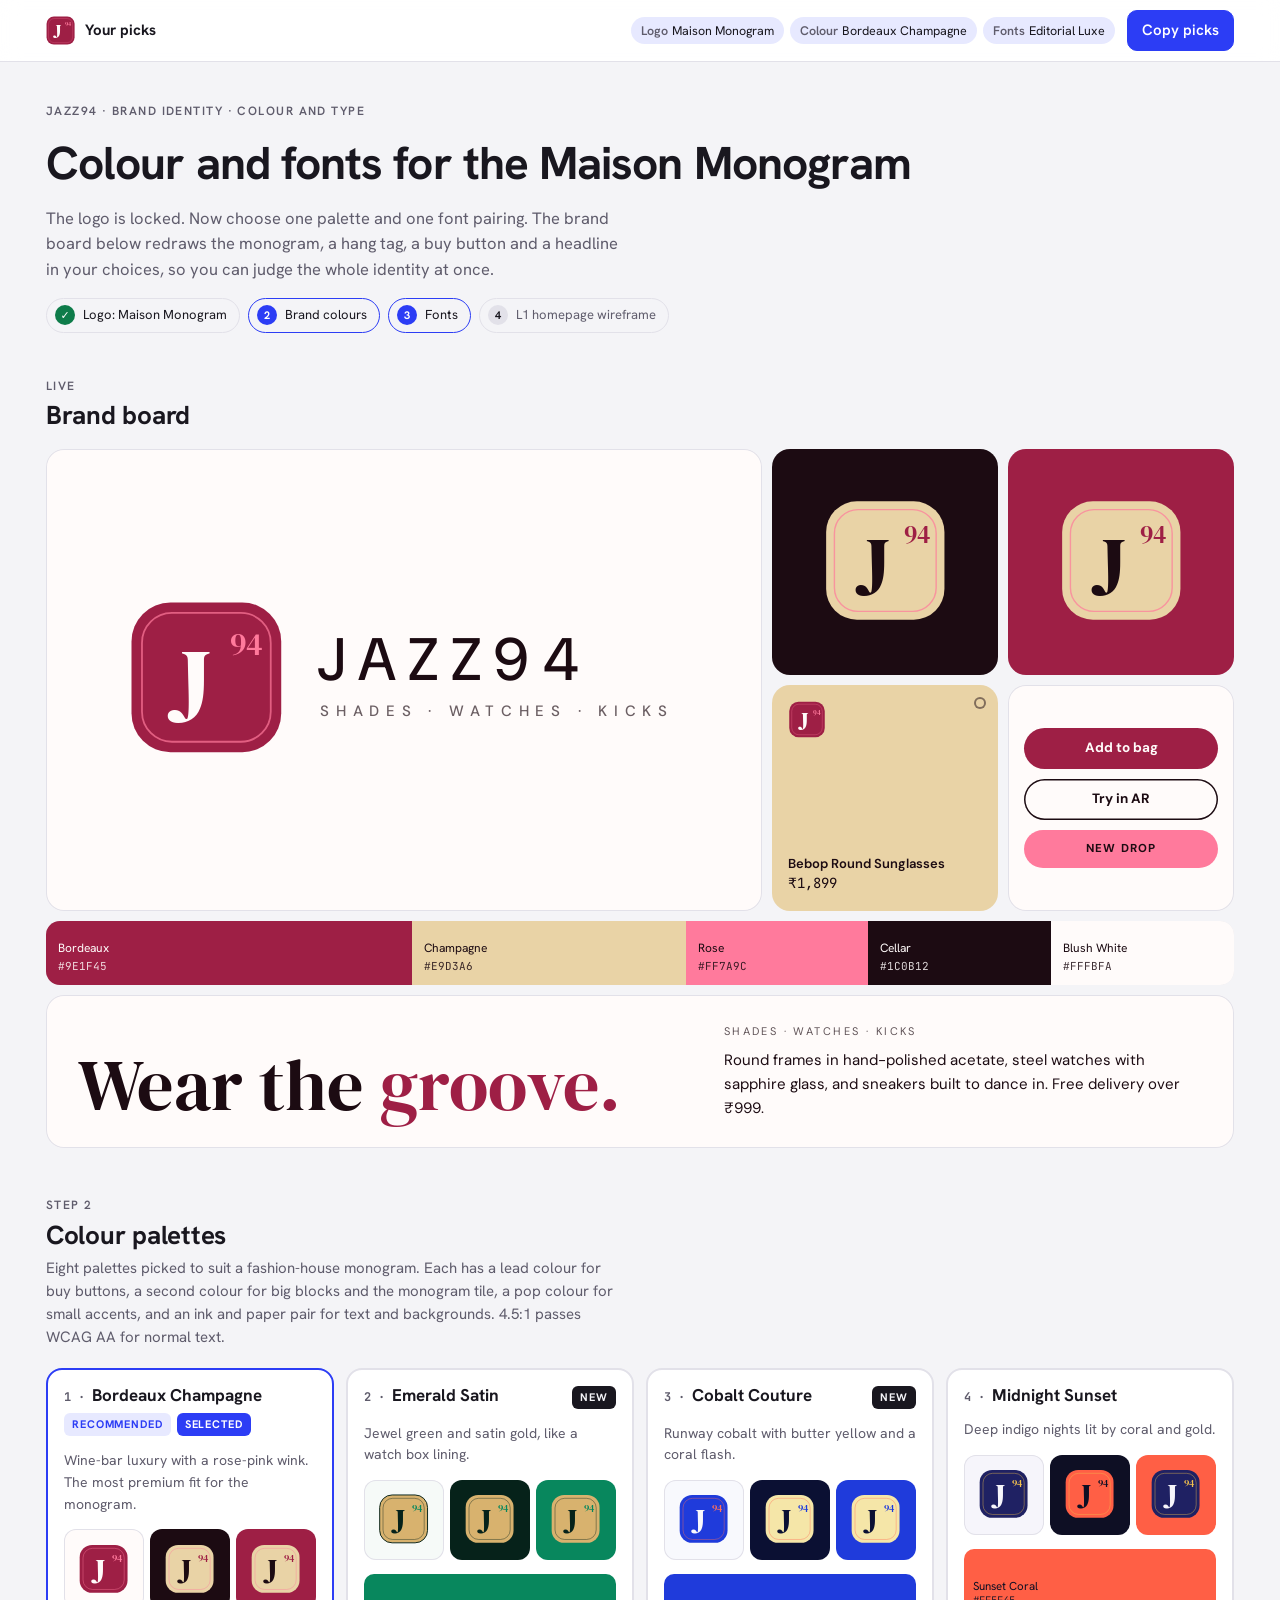
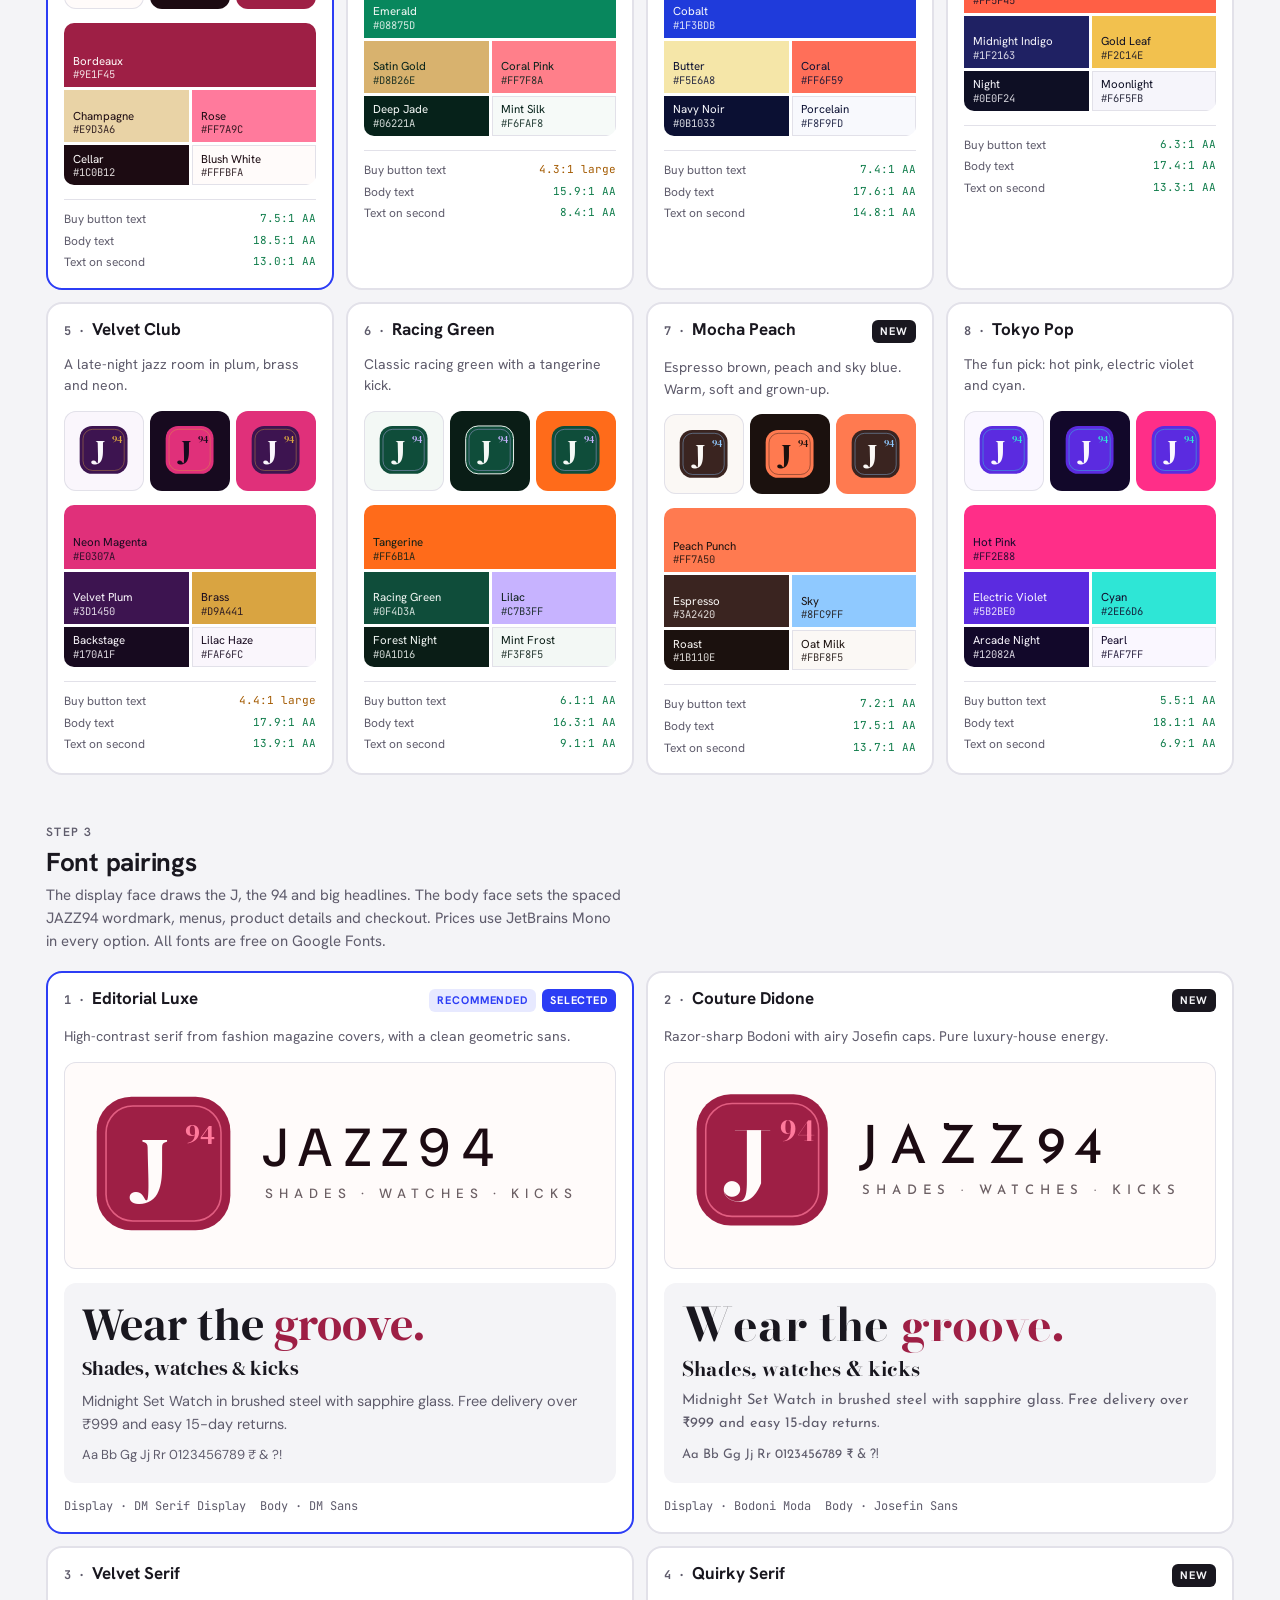
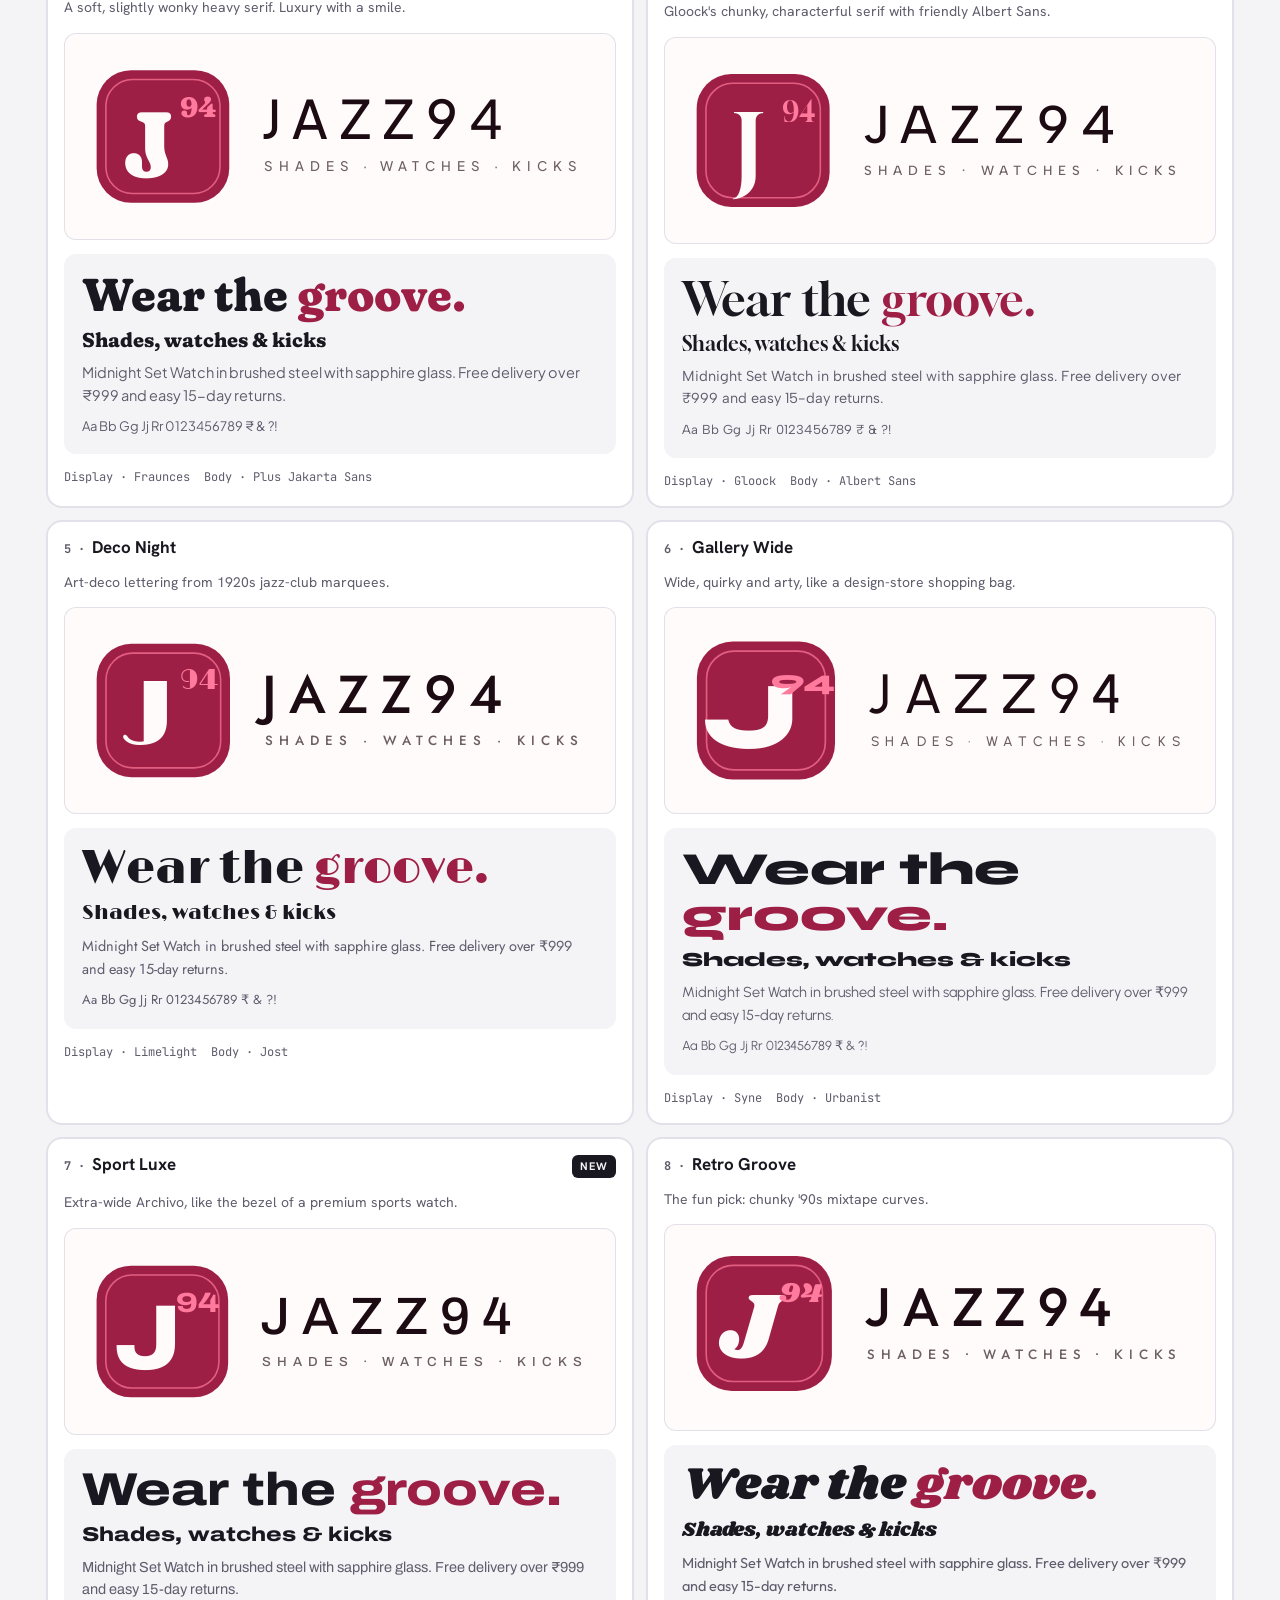
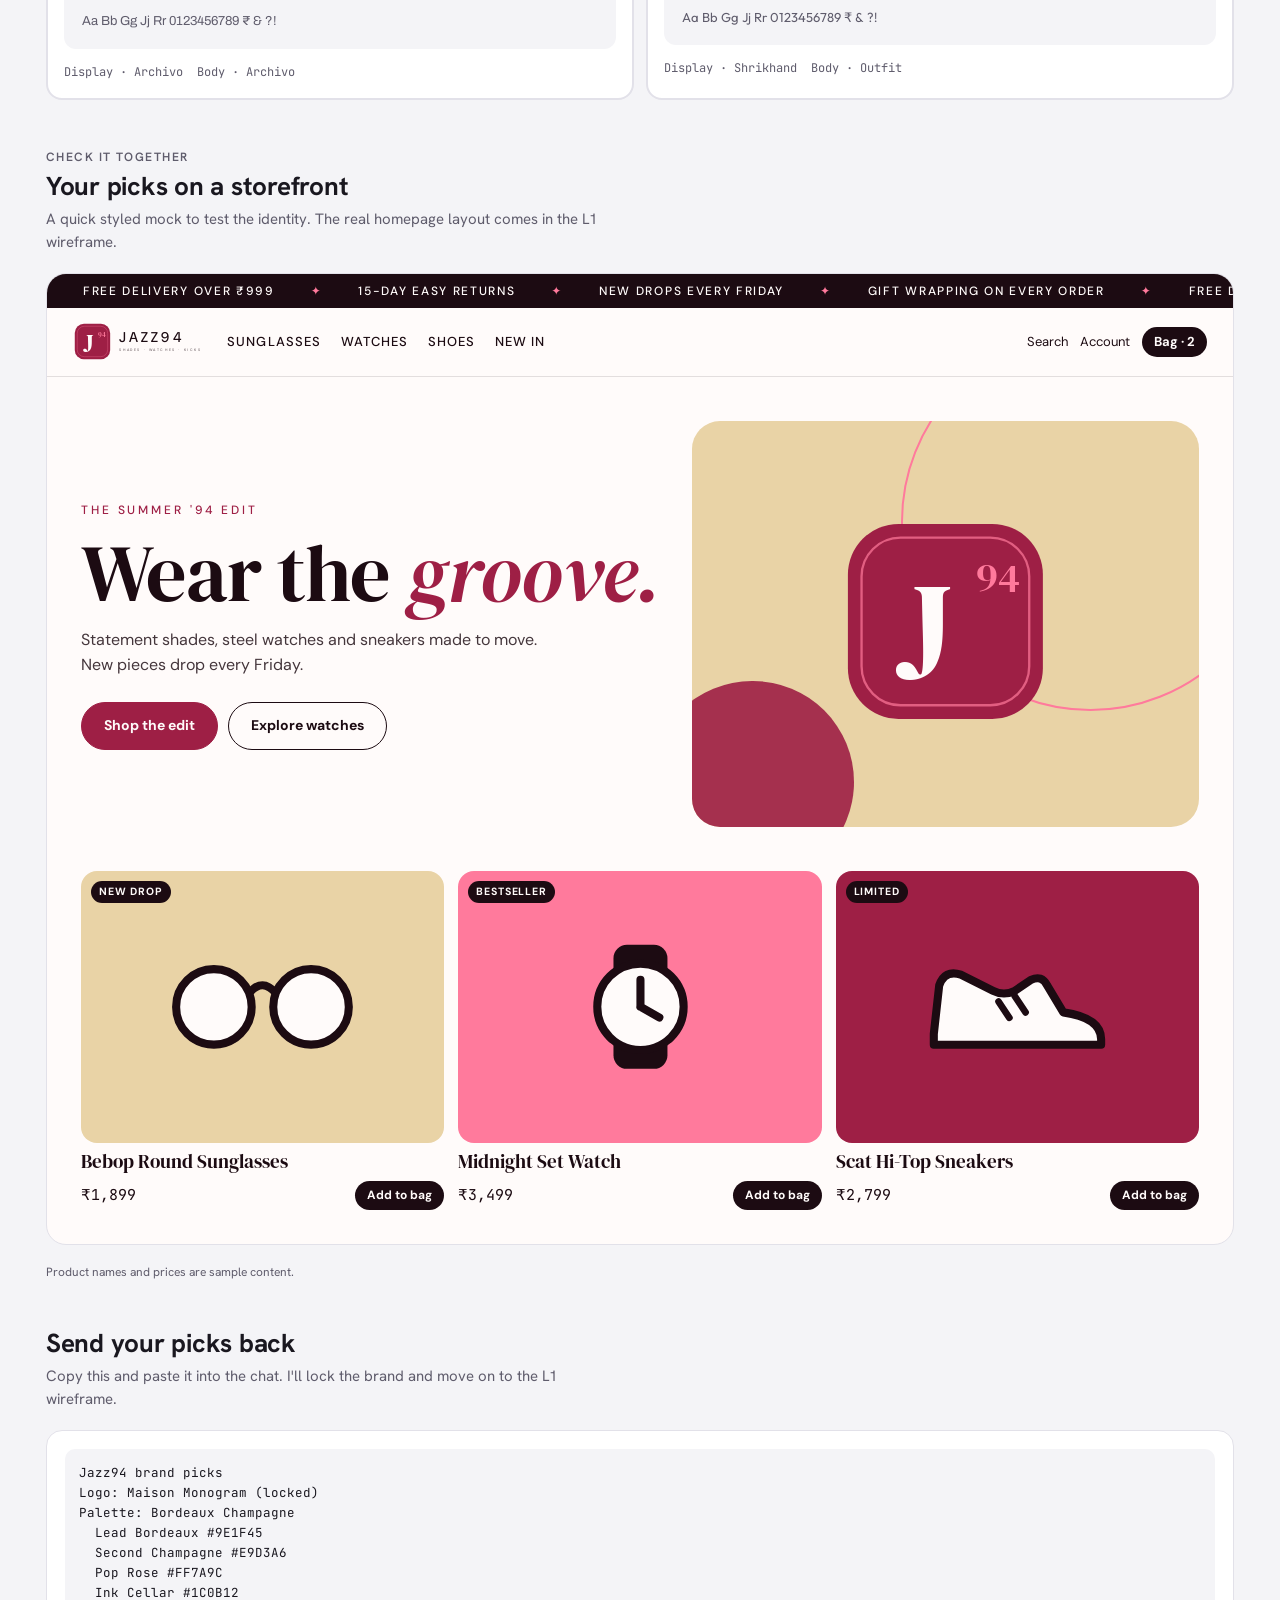
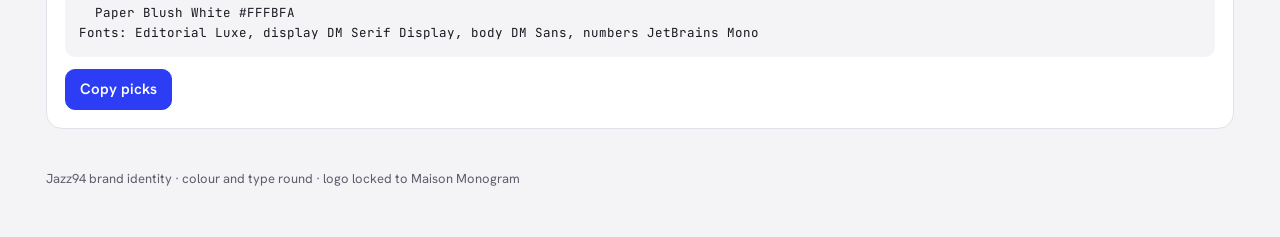
<file: 06-reference/brand-board.html>
<!doctype html>
<html lang="en">
<head>
<meta charset="utf-8">
<meta name="viewport" content="width=device-width, initial-scale=1, viewport-fit=cover">
<style>html,body{margin:0}</style>
</head>
<body>
<title>Jazz94 Colour and Type</title>
<meta name="claude:viewport-fit-sides" content="cover">
<link rel="preconnect" href="https://fonts.googleapis.com">
<link rel="preconnect" href="https://fonts.gstatic.com" crossorigin>
<link rel="stylesheet" href="https://fonts.googleapis.com/css2?family=Albert+Sans:wght@400;500;700&family=Archivo:wdth,wght@62..125,400..800&family=Bodoni+Moda:opsz,wght@6..96,400..900&family=DM+Sans:wght@400;500;700&family=DM+Serif+Display&family=Fraunces:opsz,wght,SOFT,WONK@9..144,400..900,0..100,0..1&family=Gloock&family=Hanken+Grotesk:wght@400;500;600;700&family=JetBrains+Mono:wght@400;500&family=Josefin+Sans:wght@400;500;700&family=Jost:wght@400;500;700&family=Limelight&family=Outfit:wght@400;500;700&family=Plus+Jakarta+Sans:wght@400;500;700&family=Shrikhand&family=Syne:wght@700;800&family=Urbanist:wght@400;500;700&display=swap">
<style>
/* Layout: locked logo on top with a live brand board, then palette cards four across, font cards two across, a storefront check and a copy-back panel. Neutral chrome so the brand options carry the colour. */
:root {
  --bg: #F4F4F7;
  --surface: #FFFFFF;
  --fg: #19171F;
  --muted: #5F5C6C;
  --line: #E2E1E9;
  --accent: #2C3DF5;
  --accent-soft: #E7E9FF;
  --on-accent: #FFFFFF;
  --pass: #0E7C4A;
  --warn: #A35A00;
  --font-ui: "Hanken Grotesk", "Segoe UI", system-ui, sans-serif;
  --font-mono: "JetBrains Mono", ui-monospace, "SFMono-Regular", Menlo, monospace;
  --radius: 16px;
}
@media (prefers-color-scheme: dark) {
  :root:not([data-theme="light"]) {
    --bg: #121117; --surface: #1C1B23; --fg: #F1F0F6; --muted: #A4A1B3; --line: #2F2D3A;
    --accent: #8F99FF; --accent-soft: #262A52; --on-accent: #121117; --pass: #5BD39A; --warn: #F2B45A;
    color-scheme: dark;
  }
}
:root[data-theme="dark"] {
  --bg: #121117; --surface: #1C1B23; --fg: #F1F0F6; --muted: #A4A1B3; --line: #2F2D3A;
  --accent: #8F99FF; --accent-soft: #262A52; --on-accent: #121117; --pass: #5BD39A; --warn: #F2B45A;
  color-scheme: dark;
}
* { box-sizing: border-box; }
body { background: var(--bg); color: var(--fg); font-family: var(--font-ui); font-size: 15px; line-height: 1.55; }
body::before { content: ""; position: fixed; inset: 0 0 auto; height: env(safe-area-inset-top, 0px); z-index: 10; background: var(--surface); }
.wrap {
  max-width: 1220px; margin: 0 auto;
  padding-left: max(16px, env(safe-area-inset-left, 0px));
  padding-right: max(16px, env(safe-area-inset-right, 0px));
}
h1, h2, h3 { text-wrap: balance; margin: 0; line-height: 1.15; }
p { margin: 0; }
.eyebrow { font-size: 12px; font-weight: 600; letter-spacing: .12em; text-transform: uppercase; color: var(--muted); }

/* Picks bar */
.picks-bar { position: sticky; top: env(safe-area-inset-top, 0px); z-index: 9; background: color-mix(in srgb, var(--surface) 92%, transparent); backdrop-filter: blur(10px); border-bottom: 1px solid var(--line); }
.picks-bar .wrap { display: flex; align-items: center; gap: 12px; flex-wrap: wrap; padding-block: 10px; }
.picks-bar .brand { font-weight: 700; margin-right: auto; display: flex; align-items: center; gap: 10px; }
.picks-bar .brand svg { height: 30px; width: auto; display: block; }
.chips { display: flex; gap: 6px; flex-wrap: wrap; }
.chip { font-size: 12.5px; padding: 4px 10px; border-radius: 999px; background: var(--accent-soft); white-space: nowrap; }
.chip b { font-weight: 600; color: var(--muted); margin-right: 4px; }
button { font: inherit; cursor: pointer; border-radius: 10px; border: 1px solid var(--line); background: var(--surface); color: var(--fg); padding: 8px 14px; font-weight: 600; }
button.primary { background: var(--accent); border-color: var(--accent); color: var(--on-accent); }
button:focus-visible, .opt:focus-within { outline: 3px solid var(--accent); outline-offset: 2px; }

/* Intro */
header.intro { padding-block: 40px 4px; }
header.intro .wrap { display: grid; gap: 16px; }
header.intro h1 { font-size: clamp(30px, 5vw, 46px); font-weight: 700; letter-spacing: -.02em; }
header.intro .lede { color: var(--muted); max-width: 64ch; font-size: 16.5px; }
.steps { display: flex; gap: 8px; flex-wrap: wrap; list-style: none; padding: 0; margin: 0; counter-reset: s; }
.steps li { counter-increment: s; font-size: 13px; padding: 6px 12px 6px 8px; border-radius: 999px; border: 1px solid var(--line); color: var(--muted); display: flex; align-items: center; gap: 8px; }
.steps li::before { content: counter(s); width: 20px; height: 20px; border-radius: 50%; display: grid; place-items: center; font-size: 11px; font-weight: 700; background: var(--line); color: var(--fg); }
.steps li.done { color: var(--fg); }
.steps li.done::before { content: "✓"; background: var(--pass); color: var(--surface); }
.steps li.now { border-color: var(--accent); color: var(--fg); }
.steps li.now::before { background: var(--accent); color: var(--on-accent); }

/* Brand board */
.board { display: grid; grid-template-columns: minmax(0, 1.55fr) minmax(0, 1fr); gap: 10px; }
.board > *, section.block > .wrap > * { min-width: 0; }
.b-main > svg { min-width: 0; }
@media (max-width: 860px) { .board { grid-template-columns: 1fr; } }
.b-main { border-radius: 18px; display: grid; place-items: center; grid-template-columns: minmax(0, 1fr); padding: 34px 40px; min-height: 260px; box-shadow: inset 0 0 0 1px var(--line); }
.b-main svg { width: 100%; max-width: 560px; height: auto; display: block; }
.b-side { display: grid; grid-template-columns: 1fr 1fr; gap: 10px; }
.b-tile { border-radius: 18px; display: grid; place-items: center; aspect-ratio: 1; max-width: 100%; padding: 22%; }
.b-tile svg { width: 100%; height: 100%; display: block; }
.b-tag { border-radius: 18px; padding: 16px; display: grid; align-content: space-between; gap: 10px; aspect-ratio: 1; max-width: 100%; position: relative; }
.b-tag::before { content: ""; position: absolute; top: 12px; right: 12px; width: 12px; height: 12px; border-radius: 50%; box-shadow: inset 0 0 0 2px currentColor; opacity: .5; }
.b-tag .ic { width: 38px; height: 38px; }
.b-tag .ic svg { width: 100%; height: 100%; display: block; }
.b-tag .pn { font-size: 13px; font-weight: 600; line-height: 1.3; }
.b-tag .pr { font-family: var(--font-mono); font-size: 14px; font-variant-numeric: tabular-nums; }
.b-btn { border-radius: 18px; padding: 16px; display: grid; align-content: center; gap: 10px; aspect-ratio: 1; max-width: 100%; }
.b-btn span { border-radius: 999px; padding: 10px 14px; font-weight: 700; font-size: 13.5px; text-align: center; }
.b-strip { grid-column: 1 / -1; display: grid; grid-template-columns: 2fr 1.5fr 1fr 1fr 1fr; border-radius: 14px; overflow: hidden; min-height: 64px; box-shadow: inset 0 0 0 1px var(--line); }
.b-strip div { padding: 10px 12px; font-size: 12px; display: flex; flex-direction: column; justify-content: flex-end; min-width: 0; }
.b-strip span { white-space: nowrap; overflow: hidden; text-overflow: ellipsis; }
.b-strip .hex { font-family: var(--font-mono); font-size: 11px; opacity: .85; }
@media (max-width: 560px) { .b-strip { grid-template-columns: repeat(5, minmax(0, 1fr)); } .b-strip span:first-child { display: none; } }
.b-type { grid-column: 1 / -1; border-radius: 18px; padding: 28px 32px; display: grid; grid-template-columns: minmax(0, 1.3fr) minmax(0, 1fr); gap: 24px; align-items: end; box-shadow: inset 0 0 0 1px var(--line); }
@media (max-width: 760px) { .b-type { grid-template-columns: 1fr; padding: 22px; } }
.b-type .hl { font-size: clamp(40px, 6vw, 72px); line-height: .98; overflow-wrap: anywhere; }
.b-type .cp { display: grid; gap: 8px; }
.b-type .cp .k { font-size: 11px; letter-spacing: .22em; text-transform: uppercase; opacity: .7; }
.b-type .cp p { font-size: 15px; line-height: 1.6; }

/* Sections */
section.block { padding-block: 40px 8px; }
section.block > .wrap { display: grid; gap: 18px; }
.sec-head { display: grid; gap: 6px; }
.sec-head h2 { font-size: 26px; font-weight: 700; letter-spacing: -.01em; }
.sec-head p { color: var(--muted); max-width: 72ch; }
.grid4 { display: grid; grid-template-columns: repeat(4, minmax(0, 1fr)); gap: 12px; }
@media (max-width: 1100px) { .grid4 { grid-template-columns: repeat(2, minmax(0, 1fr)); } }
@media (max-width: 560px) { .grid4 { grid-template-columns: 1fr; } }
.grid2 { display: grid; grid-template-columns: repeat(2, minmax(0, 1fr)); gap: 12px; }
@media (max-width: 860px) { .grid2 { grid-template-columns: 1fr; } }

.opt { position: relative; display: grid; gap: 14px; align-content: start; background: var(--surface); border: 2px solid var(--line); border-radius: var(--radius); padding: 16px; cursor: pointer; transition: border-color .15s; min-width: 0; }
.opt:hover { border-color: color-mix(in srgb, var(--accent) 45%, var(--line)); }
.opt input { position: absolute; opacity: 0; pointer-events: none; }
.opt.is-selected { border-color: var(--accent); }
.opt-top { display: flex; align-items: baseline; justify-content: space-between; gap: 8px; flex-wrap: wrap; }
.opt-top h3 { font-size: 17px; font-weight: 700; }
.opt-top .tags { display: flex; gap: 6px; flex-wrap: wrap; }
.tag { font-size: 11px; font-weight: 700; letter-spacing: .08em; text-transform: uppercase; padding: 3px 8px; border-radius: 6px; white-space: nowrap; }
.tag.rec { background: var(--accent-soft); color: var(--accent); }
.tag.sel { background: var(--accent); color: var(--on-accent); }
.tag.new { background: var(--fg); color: var(--bg); }
.opt:not(.is-selected) .tag.sel { display: none; }
.opt .idea { color: var(--muted); font-size: 14px; }
.num { font-family: var(--font-mono); font-size: 12px; color: var(--muted); }

/* Palette card */
.p-icons { display: grid; grid-template-columns: repeat(3, minmax(0, 1fr)); gap: 6px; }
.p-icons div { border-radius: 12px; aspect-ratio: 1; display: grid; place-items: center; padding: 18%; max-width: 100%; }
.p-icons svg { width: 100%; height: 100%; display: block; }
.swatches { display: grid; grid-template-columns: 1fr 1fr; grid-template-rows: 64px 52px 40px; gap: 3px; border-radius: 10px; overflow: hidden; }
.sw { padding: 6px 9px; display: flex; flex-direction: column; justify-content: flex-end; font-size: 11.5px; line-height: 1.25; min-width: 0; }
.sw span { overflow: hidden; text-overflow: ellipsis; white-space: nowrap; }
.sw .hex { font-family: var(--font-mono); font-size: 10.5px; opacity: .85; }
.sw.s-primary { grid-column: 1 / -1; }
.sw.s-paper { box-shadow: inset 0 0 0 1px var(--line); }
.checks { display: grid; gap: 3px; font-size: 12px; border-top: 1px solid var(--line); padding-top: 10px; }
.checks div { display: flex; justify-content: space-between; gap: 8px; }
.checks .r { color: var(--muted); }
.ratio { font-family: var(--font-mono); font-size: 11px; font-variant-numeric: tabular-nums; white-space: nowrap; }
.pass { color: var(--pass); }
.warn { color: var(--warn); }

/* Font card */
.f-lock { border-radius: 12px; display: grid; place-items: center; padding: 22px 26px; aspect-ratio: 16 / 6; max-width: 100%; box-shadow: inset 0 0 0 1px var(--line); }
.f-lock svg { width: 100%; height: 100%; display: block; }
.spec { border-radius: 12px; padding: 18px; display: grid; gap: 10px; background: var(--bg); min-width: 0; }
.spec .big { font-size: clamp(32px, 4vw, 46px); line-height: 1; overflow-wrap: anywhere; }
.spec .h2 { font-size: 20px; line-height: 1.15; }
.spec .body { font-size: 14.5px; color: var(--muted); }
.spec .glyphs { font-size: 13px; color: var(--muted); overflow-wrap: anywhere; }
.fam { font-family: var(--font-mono); font-size: 12px; color: var(--muted); display: flex; gap: 4px 14px; flex-wrap: wrap; }

/* Storefront preview */
.preview { border-radius: 20px; overflow: hidden; border: 1px solid var(--line); background: var(--pv-paper); color: var(--pv-ink); font-family: var(--pv-body); }
.pv-strip { background: var(--pv-ink); color: var(--pv-paper); font-size: 12px; font-weight: 500; letter-spacing: .14em; padding: 8px 0; overflow: hidden; white-space: nowrap; }
.pv-strip .track { display: inline-flex; gap: 36px; padding-left: 36px; animation: marquee 30s linear infinite; }
.pv-strip .track span::after { content: "✦"; margin-left: 36px; color: var(--pv-pop); }
@keyframes marquee { to { transform: translateX(-50%); } }
.pv-nav { display: flex; align-items: center; gap: 22px; padding: 14px 26px; flex-wrap: wrap; border-bottom: 1px solid color-mix(in srgb, var(--pv-ink) 12%, transparent); }
.pv-nav .logo svg { height: 40px; width: auto; display: block; }
.pv-nav nav { display: flex; gap: 20px; font-size: 13px; font-weight: 500; letter-spacing: .08em; text-transform: uppercase; flex-wrap: wrap; }
.pv-nav .tools { margin-left: auto; display: flex; gap: 12px; font-size: 13px; align-items: center; }
.pv-nav .bag { background: var(--pv-ink); color: var(--pv-paper); border-radius: 999px; padding: 5px 12px; font-weight: 700; }
.pv-hero { display: grid; grid-template-columns: 1.15fr 1fr; gap: 28px; padding: 44px 34px; align-items: center; }
@media (max-width: 760px) { .pv-hero { grid-template-columns: 1fr; padding: 24px 18px; } }
.pv-hero .kicker { font-size: 12px; letter-spacing: .24em; text-transform: uppercase; font-weight: 500; color: var(--pv-lead-text); }
.pv-hero h3 { font-family: var(--pv-display); font-weight: var(--pv-display-w); font-variation-settings: var(--pv-fvs); font-size: clamp(42px, 6.4vw, 80px); line-height: .96; margin: 14px 0 16px; letter-spacing: -.01em; }
.pv-hero h3 em { font-style: italic; color: var(--pv-lead-text); }
.pv-hero p { font-size: 16px; max-width: 42ch; opacity: .82; }
.pv-ctas { display: flex; gap: 10px; margin-top: 24px; flex-wrap: wrap; }
.pv-btn { border-radius: 999px; padding: 12px 22px; font-weight: 700; font-size: 14px; border: 1.5px solid var(--pv-ink); color: var(--pv-ink); }
.pv-btn.solid { background: var(--pv-primary); border-color: var(--pv-primary); color: var(--pv-on-primary); }
.pv-art { position: relative; aspect-ratio: 5 / 4; max-width: 100%; border-radius: 28px; background: var(--pv-secondary); display: grid; place-items: center; overflow: hidden; }
.pv-art::before { content: ""; position: absolute; width: 74%; aspect-ratio: 1; border-radius: 50%; border: 2px solid var(--pv-pop); right: -16%; top: -22%; }
.pv-art::after { content: ""; position: absolute; width: 40%; aspect-ratio: 1; border-radius: 50%; background: var(--pv-primary); left: -8%; bottom: -14%; opacity: .9; }
.pv-art svg { position: relative; z-index: 1; width: 40%; height: auto; }
.pv-products { display: grid; grid-template-columns: repeat(3, minmax(0, 1fr)); gap: 14px; padding: 0 34px 34px; }
@media (max-width: 760px) { .pv-products { grid-template-columns: 1fr; padding: 0 18px 22px; } }
.pv-card { display: grid; gap: 8px; }
.pv-card .img { aspect-ratio: 4 / 3; border-radius: 16px; display: grid; place-items: center; position: relative; max-width: 100%; }
.pv-card .img svg { width: 52%; height: auto; }
.pv-card .badge { position: absolute; top: 10px; left: 10px; background: var(--pv-ink); color: var(--pv-paper); font-size: 10.5px; font-weight: 700; letter-spacing: .08em; padding: 3px 8px; border-radius: 999px; text-transform: uppercase; }
.pv-card .name { font-family: var(--pv-display); font-weight: var(--pv-display-w); font-variation-settings: var(--pv-fvs); font-size: 19px; line-height: 1.15; }
.pv-card .row { display: flex; justify-content: space-between; align-items: center; gap: 8px; }
.pv-card .price { font-family: var(--font-mono); font-variant-numeric: tabular-nums; }
.pv-card .add { font-size: 12px; font-weight: 700; border-radius: 999px; padding: 5px 12px; background: var(--pv-ink); color: var(--pv-paper); }
.pv-label { font-size: 12px; color: var(--muted); }

.summary { background: var(--surface); border: 1px solid var(--line); border-radius: var(--radius); padding: 18px; display: grid; gap: 12px; }
.summary pre { margin: 0; font-family: var(--font-mono); font-size: 12.5px; line-height: 1.6; white-space: pre-wrap; overflow-wrap: anywhere; background: var(--bg); border-radius: 10px; padding: 14px; }
.summary .row { display: flex; gap: 10px; align-items: center; flex-wrap: wrap; }
.summary .status { font-size: 13px; color: var(--muted); }
footer { padding-block: 32px 48px; color: var(--muted); font-size: 13px; }
@media (prefers-reduced-motion: reduce) { * { transition: none !important; } .pv-strip .track { animation: none; } }
</style>

<div class="picks-bar" role="region" aria-label="Your picks">
  <div class="wrap">
    <div class="brand"><span id="bar-logo" aria-hidden="true"></span><span>Your picks</span></div>
    <div class="chips" id="chips"></div>
    <button class="primary" id="copy-top" type="button">Copy picks</button>
  </div>
</div>

<header class="intro">
  <div class="wrap">
    <span class="eyebrow">Jazz94 · Brand identity · Colour and type</span>
    <h1>Colour and fonts for the Maison Monogram</h1>
    <p class="lede">The logo is locked. Now choose one palette and one font pairing. The brand board below redraws the monogram, a hang tag, a buy button and a headline in your choices, so you can judge the whole identity at once.</p>
    <ol class="steps" aria-label="Project steps">
      <li class="done">Logo: Maison Monogram</li>
      <li class="now">Brand colours</li>
      <li class="now">Fonts</li>
      <li>L1 homepage wireframe</li>
    </ol>
  </div>
</header>

<section class="block" aria-labelledby="h-board">
  <div class="wrap">
    <div class="sec-head">
      <span class="eyebrow">Live</span>
      <h2 id="h-board">Brand board</h2>
    </div>
    <div class="board" id="board"></div>
  </div>
</section>

<section class="block" aria-labelledby="h-colour">
  <div class="wrap">
    <div class="sec-head">
      <span class="eyebrow">Step 2</span>
      <h2 id="h-colour">Colour palettes</h2>
      <p>Eight palettes picked to suit a fashion-house monogram. Each has a lead colour for buy buttons, a second colour for big blocks and the monogram tile, a pop colour for small accents, and an ink and paper pair for text and backgrounds. 4.5:1 passes WCAG AA for normal text.</p>
    </div>
    <div class="grid4" id="palettes" role="radiogroup" aria-label="Colour palette"></div>
  </div>
</section>

<section class="block" aria-labelledby="h-type">
  <div class="wrap">
    <div class="sec-head">
      <span class="eyebrow">Step 3</span>
      <h2 id="h-type">Font pairings</h2>
      <p>The display face draws the J, the 94 and big headlines. The body face sets the spaced JAZZ94 wordmark, menus, product details and checkout. Prices use JetBrains Mono in every option. All fonts are free on Google Fonts.</p>
    </div>
    <div class="grid2" id="fonts" role="radiogroup" aria-label="Font pairing"></div>
  </div>
</section>

<section class="block" aria-labelledby="h-preview">
  <div class="wrap">
    <div class="sec-head">
      <span class="eyebrow">Check it together</span>
      <h2 id="h-preview">Your picks on a storefront</h2>
      <p>A quick styled mock to test the identity. The real homepage layout comes in the L1 wireframe.</p>
    </div>
    <div class="preview" id="preview"></div>
    <p class="pv-label">Product names and prices are sample content.</p>
  </div>
</section>

<section class="block" aria-labelledby="h-sum">
  <div class="wrap">
    <div class="sec-head">
      <h2 id="h-sum">Send your picks back</h2>
      <p>Copy this and paste it into the chat. I'll lock the brand and move on to the L1 wireframe.</p>
    </div>
    <div class="summary">
      <pre id="summary-text"></pre>
      <div class="row">
        <button class="primary" id="copy-bottom" type="button">Copy picks</button>
        <span class="status" id="copy-status" role="status"></span>
      </div>
    </div>
  </div>
</section>

<footer><div class="wrap">Jazz94 brand identity · colour and type round · logo locked to Maison Monogram</div></footer>

<script>
(function () {
  const NS = "http://www.w3.org/2000/svg";

  const PALETTES = [
    { id: "bordeaux", name: "Bordeaux Champagne", rec: true, mood: "Wine-bar luxury with a rose-pink wink. The most premium fit for the monogram.",
      c: { primary: ["Bordeaux", "#9E1F45"], secondary: ["Champagne", "#E9D3A6"], pop: ["Rose", "#FF7A9C"], ink: ["Cellar", "#1C0B12"], paper: ["Blush White", "#FFFBFA"] } },
    { id: "emerald", name: "Emerald Satin", isNew: true, mood: "Jewel green and satin gold, like a watch box lining.",
      c: { primary: ["Emerald", "#08875D"], secondary: ["Satin Gold", "#D8B26E"], pop: ["Coral Pink", "#FF7F8A"], ink: ["Deep Jade", "#06221A"], paper: ["Mint Silk", "#F6FAF8"] } },
    { id: "cobalt", name: "Cobalt Couture", isNew: true, mood: "Runway cobalt with butter yellow and a coral flash.",
      c: { primary: ["Cobalt", "#1F3BDB"], secondary: ["Butter", "#F5E6A8"], pop: ["Coral", "#FF6F59"], ink: ["Navy Noir", "#0B1033"], paper: ["Porcelain", "#F8F9FD"] } },
    { id: "sunset", name: "Midnight Sunset", mood: "Deep indigo nights lit by coral and gold.",
      c: { primary: ["Sunset Coral", "#FF5F45"], secondary: ["Midnight Indigo", "#1F2163"], pop: ["Gold Leaf", "#F2C14E"], ink: ["Night", "#0E0F24"], paper: ["Moonlight", "#F6F5FB"] } },
    { id: "velvet", name: "Velvet Club", mood: "A late-night jazz room in plum, brass and neon.",
      c: { primary: ["Neon Magenta", "#E0307A"], secondary: ["Velvet Plum", "#3D1450"], pop: ["Brass", "#D9A441"], ink: ["Backstage", "#170A1F"], paper: ["Lilac Haze", "#FAF6FC"] } },
    { id: "racing", name: "Racing Green", mood: "Classic racing green with a tangerine kick.",
      c: { primary: ["Tangerine", "#FF6B1A"], secondary: ["Racing Green", "#0F4D3A"], pop: ["Lilac", "#C7B3FF"], ink: ["Forest Night", "#0A1D16"], paper: ["Mint Frost", "#F3F8F5"] } },
    { id: "mocha", name: "Mocha Peach", isNew: true, mood: "Espresso brown, peach and sky blue. Warm, soft and grown-up.",
      c: { primary: ["Peach Punch", "#FF7A50"], secondary: ["Espresso", "#3A2420"], pop: ["Sky", "#8FC9FF"], ink: ["Roast", "#1B110E"], paper: ["Oat Milk", "#FBF8F5"] } },
    { id: "tokyo", name: "Tokyo Pop", mood: "The fun pick: hot pink, electric violet and cyan.",
      c: { primary: ["Hot Pink", "#FF2E88"], secondary: ["Electric Violet", "#5B2BE0"], pop: ["Cyan", "#2EE6D6"], ink: ["Arcade Night", "#12082A"], paper: ["Pearl", "#FAF7FF"] } }
  ];

  const FONTS = [
    { id: "editorial", name: "Editorial Luxe", rec: true, mood: "High-contrast serif from fashion magazine covers, with a clean geometric sans.",
      display: { family: "DM Serif Display", weight: 400, fvs: "normal", stack: "'DM Serif Display', Georgia, serif" },
      body: { family: "DM Sans", stack: "'DM Sans', system-ui, sans-serif" } },
    { id: "couture", name: "Couture Didone", isNew: true, mood: "Razor-sharp Bodoni with airy Josefin caps. Pure luxury-house energy.",
      display: { family: "Bodoni Moda", weight: 700, fvs: "normal", stack: "'Bodoni Moda', 'Didot', Georgia, serif" },
      body: { family: "Josefin Sans", stack: "'Josefin Sans', system-ui, sans-serif" } },
    { id: "velvet", name: "Velvet Serif", mood: "A soft, slightly wonky heavy serif. Luxury with a smile.",
      display: { family: "Fraunces", weight: 800, fvs: "'SOFT' 100, 'WONK' 1", stack: "'Fraunces', Georgia, serif" },
      body: { family: "Plus Jakarta Sans", stack: "'Plus Jakarta Sans', system-ui, sans-serif" } },
    { id: "quirk", name: "Quirky Serif", isNew: true, mood: "Gloock's chunky, characterful serif with friendly Albert Sans.",
      display: { family: "Gloock", weight: 400, fvs: "normal", stack: "'Gloock', Georgia, serif" },
      body: { family: "Albert Sans", stack: "'Albert Sans', system-ui, sans-serif" } },
    { id: "deco", name: "Deco Night", mood: "Art-deco lettering from 1920s jazz-club marquees.",
      display: { family: "Limelight", weight: 400, fvs: "normal", stack: "'Limelight', Georgia, serif" },
      body: { family: "Jost", stack: "'Jost', system-ui, sans-serif" } },
    { id: "gallery", name: "Gallery Wide", mood: "Wide, quirky and arty, like a design-store shopping bag.",
      display: { family: "Syne", weight: 800, fvs: "normal", stack: "'Syne', 'Arial Black', system-ui, sans-serif" },
      body: { family: "Urbanist", stack: "'Urbanist', system-ui, sans-serif" } },
    { id: "sport", name: "Sport Luxe", isNew: true, mood: "Extra-wide Archivo, like the bezel of a premium sports watch.",
      display: { family: "Archivo", weight: 800, fvs: "'wdth' 125", stack: "'Archivo', 'Arial Black', system-ui, sans-serif" },
      body: { family: "Archivo", stack: "'Archivo', system-ui, sans-serif" } },
    { id: "groove", name: "Retro Groove", mood: "The fun pick: chunky '90s mixtape curves.",
      display: { family: "Shrikhand", weight: 400, fvs: "normal", stack: "'Shrikhand', 'Cooper Black', Georgia, serif" },
      body: { family: "Outfit", stack: "'Outfit', system-ui, sans-serif" } }
  ];

  const KEY = "jazz94-colour-type-v1";
  let picks = { palette: "bordeaux", font: "editorial" };
  try {
    const saved = JSON.parse(localStorage.getItem(KEY) || "null");
    if (saved && PALETTES.some(x => x.id === saved.palette) && FONTS.some(x => x.id === saved.font)) picks = saved;
  } catch (e) {}
  const save = () => { try { localStorage.setItem(KEY, JSON.stringify(picks)); } catch (e) {} };
  const byId = (arr, id) => arr.find(x => x.id === id) || arr[0];

  function lum(hex) {
    const n = parseInt(hex.slice(1), 16);
    const ch = [(n >> 16) & 255, (n >> 8) & 255, n & 255].map(v => { v /= 255; return v <= 0.03928 ? v / 12.92 : Math.pow((v + 0.055) / 1.055, 2.4); });
    return 0.2126 * ch[0] + 0.7152 * ch[1] + 0.0722 * ch[2];
  }
  function ratio(a, b) { const l1 = lum(a), l2 = lum(b); return (Math.max(l1, l2) + 0.05) / (Math.min(l1, l2) + 0.05); }
  function bestOn(bg, pal) { const ink = pal.c.ink[1], paper = pal.c.paper[1]; return ratio(bg, ink) >= ratio(bg, paper) ? ink : paper; }

  const dAttr = f => `font-family="${f.display.stack}" font-weight="${f.display.weight}" style="font-variation-settings:${f.display.fvs}"`;
  const bAttr = (f, w) => `font-family="${f.body.stack}" font-weight="${w}"`;

  /* Maison Monogram. tileKey picks which brand colour fills the tile. */
  function monoMarkup(pal, font, bg, tileKey) {
    const c = pal.c;
    const fg = bestOn(bg, pal);
    let tile = c[tileKey || "secondary"][1];
    if (ratio(tile, bg) < 1.5) tile = tileKey === "primary" ? c.secondary[1] : c.primary[1];
    if (ratio(tile, bg) < 1.5) tile = fg;
    const on = bestOn(tile, pal);
    const supCandidates = [c.primary[1], c.pop[1]];
    let sup = on, best = 0;
    supCandidates.forEach(col => { const r = ratio(col, tile); if (r > best && r >= 2) { best = r; sup = col; } });
    const ring = ratio(c.pop[1], tile) >= 1.6 ? c.pop[1] : on;
    return `<rect x="-50" y="-50" width="100" height="100" rx="26" fill="${tile}" stroke="${fg}" stroke-opacity="${ratio(tile, bg) < 2 ? 1 : 0}" stroke-width="2"/>
      <rect x="-43" y="-43" width="86" height="86" rx="20" fill="none" stroke="${ring}" stroke-opacity=".7" stroke-width="1.2"/>
      <text x="-11" y="5" ${dAttr(font)} font-size="70" fill="${on}" text-anchor="middle" dominant-baseline="central">J</text>
      <text x="27" y="-22" ${dAttr(font)} font-size="21" fill="${sup}" text-anchor="middle" dominant-baseline="central">94</text>`;
  }

  function drawMono(container, pal, font, bg, iconOnly, tileKey) {
    container.innerHTML = "";
    const svg = document.createElementNS(NS, "svg");
    svg.setAttribute("role", "img");
    svg.setAttribute("aria-label", iconOnly ? "Jazz94 monogram" : "Jazz94 logo");
    svg.setAttribute("preserveAspectRatio", "xMidYMid meet");
    container.appendChild(svg);
    const root = document.createElementNS(NS, "g");
    svg.appendChild(root);
    const fg = bestOn(bg, pal);
    root.innerHTML = iconOnly ? monoMarkup(pal, font, bg, tileKey) :
      `<g>${monoMarkup(pal, font, bg, tileKey)}</g>
       <text x="74" y="2" ${bAttr(font, 500)} font-size="40" fill="${fg}" letter-spacing="9">JAZZ94</text>
       <text x="76" y="26" ${bAttr(font, 500)} font-size="10" fill="${fg}" fill-opacity=".65" letter-spacing="4.5">SHADES · WATCHES · KICKS</text>`;
    const b = root.getBBox();
    const pad = iconOnly ? 2 : 5;
    if (b.width) svg.setAttribute("viewBox", [b.x - pad, b.y - pad, b.width + pad * 2, b.height + pad * 2].map(n => n.toFixed(1)).join(" "));
  }

  function prodIcon(kind, ink, fill) {
    if (kind === "sun") return `<svg viewBox="0 0 70 34" aria-hidden="true"><path d="M30 12 Q35 6 40 12" fill="none" stroke="${ink}" stroke-width="3"/><circle cx="17" cy="17" r="14" fill="${fill}" stroke="${ink}" stroke-width="3"/><circle cx="53" cy="17" r="14" fill="${fill}" stroke="${ink}" stroke-width="3"/></svg>`;
    if (kind === "watch") return `<svg viewBox="0 0 70 48" aria-hidden="true"><rect x="25" y="1" width="20" height="46" rx="5" fill="${ink}"/><circle cx="35" cy="24" r="16" fill="${fill}" stroke="${ink}" stroke-width="3"/><path d="M35 24 L35 14 M35 24 L42 28" stroke="${ink}" stroke-width="3" stroke-linecap="round"/></svg>`;
    return `<svg viewBox="0 0 70 40" aria-hidden="true"><path d="M4 30 L6 12 Q8 6 14 8 L26 14 Q30 16 34 14 L40 10 Q44 8 46 12 L52 22 Q66 24 66 32 L66 34 H4 Z" fill="${fill}" stroke="${ink}" stroke-width="3" stroke-linejoin="round"/><path d="M28 18 L32 24 M34 16 L38 22" stroke="${ink}" stroke-width="2.5" stroke-linecap="round"/></svg>`;
  }

  /* ---------- brand board ---------- */
  function renderBoard() {
    const pal = byId(PALETTES, picks.palette), font = byId(FONTS, picks.font), c = pal.c;
    const ds = `font-family:${font.display.stack};font-weight:${font.display.weight};font-variation-settings:${font.display.fvs}`;
    const leadText = ratio(c.primary[1], c.paper[1]) >= 3 ? c.primary[1] : c.ink[1];
    const board = document.getElementById("board");
    board.innerHTML = `
      <div class="b-main" id="bd-main" style="background:${c.paper[1]}"></div>
      <div class="b-side">
        <div class="b-tile" id="bd-ink" style="background:${c.ink[1]}"></div>
        <div class="b-tile" id="bd-lead" style="background:${c.primary[1]}"></div>
        <div class="b-tag" style="background:${c.secondary[1]};color:${bestOn(c.secondary[1], pal)}">
          <div class="ic" id="bd-tag"></div>
          <div><div class="pn" style="font-family:${font.body.stack}">Bebop Round Sunglasses</div><div class="pr">₹1,899</div></div>
        </div>
        <div class="b-btn" style="background:${c.paper[1]};box-shadow:inset 0 0 0 1px var(--line);font-family:${font.body.stack}">
          <span style="background:${c.primary[1]};color:${bestOn(c.primary[1], pal)}">Add to bag</span>
          <span style="box-shadow:inset 0 0 0 1.5px ${c.ink[1]};color:${c.ink[1]}">Try in AR</span>
          <span style="background:${c.pop[1]};color:${bestOn(c.pop[1], pal)};font-size:11.5px;letter-spacing:.1em">NEW DROP</span>
        </div>
      </div>
      <div class="b-strip">${["primary", "secondary", "pop", "ink", "paper"].map(k => `<div style="background:${c[k][1]};color:${bestOn(c[k][1], pal)}"><span>${c[k][0]}</span><span class="hex">${c[k][1]}</span></div>`).join("")}</div>
      <div class="b-type" style="background:${c.paper[1]};color:${c.ink[1]}">
        <div class="hl" style="${ds}">Wear the <span style="color:${leadText}">groove.</span></div>
        <div class="cp" style="font-family:${font.body.stack}">
          <span class="k">Shades · Watches · Kicks</span>
          <p>Round frames in hand-polished acetate, steel watches with sapphire glass, and sneakers built to dance in. Free delivery over ₹999.</p>
        </div>
      </div>`;
    drawMono(document.getElementById("bd-main"), pal, font, c.paper[1], false);
    drawMono(document.getElementById("bd-ink"), pal, font, c.ink[1], true);
    drawMono(document.getElementById("bd-lead"), pal, font, c.primary[1], true, "secondary");
    drawMono(document.getElementById("bd-tag"), pal, font, c.secondary[1], true, "primary");
  }

  /* ---------- option cards ---------- */
  function optShell(group, item, idx) {
    const checked = picks[group] === item.id;
    const lab = document.createElement("label");
    lab.className = "opt" + (checked ? " is-selected" : "");
    const input = document.createElement("input");
    input.type = "radio"; input.name = group; input.id = `${group}-${item.id}`; input.value = item.id; input.checked = checked;
    input.addEventListener("change", () => { picks[group] = item.id; save(); renderAll(); });
    lab.appendChild(input);
    lab.insertAdjacentHTML("beforeend", `<div class="opt-top"><h3><span class="num">${idx + 1} · </span>${item.name}</h3><span class="tags">${item.isNew ? '<span class="tag new">New</span>' : ""}${item.rec ? '<span class="tag rec">Recommended</span>' : ""}<span class="tag sel">Selected</span></span></div>`);
    return lab;
  }

  function renderPalettes() {
    const font = byId(FONTS, picks.font);
    const el = document.getElementById("palettes");
    el.innerHTML = "";
    PALETTES.forEach((P, i) => {
      const card = optShell("palette", P, i), c = P.c;
      const sw = ["primary", "secondary", "pop", "ink", "paper"].map(k =>
        `<div class="sw s-${k}" style="background:${c[k][1]};color:${bestOn(c[k][1], P)}"><span>${c[k][0]}</span><span class="hex">${c[k][1]}</span></div>`).join("");
      const checks = [
        ["Buy button text", ratio(c.primary[1], bestOn(c.primary[1], P))],
        ["Body text", ratio(c.ink[1], c.paper[1])],
        ["Text on second", ratio(c.secondary[1], bestOn(c.secondary[1], P))]
      ].map(([lab, v]) => {
        const cls = v >= 4.5 ? "pass" : "warn", t = v >= 4.5 ? "AA" : (v >= 3 ? "large" : "low");
        return `<div><span class="r">${lab}</span><span class="ratio ${cls}">${v.toFixed(1)}:1 ${t}</span></div>`;
      }).join("");
      card.insertAdjacentHTML("beforeend", `
        <p class="idea">${P.mood}</p>
        <div class="p-icons">
          <div class="i1" style="background:${c.paper[1]};box-shadow:inset 0 0 0 1px var(--line)"></div>
          <div class="i2" style="background:${c.ink[1]}"></div>
          <div class="i3" style="background:${c.primary[1]}"></div>
        </div>
        <div class="swatches">${sw}</div>
        <div class="checks">${checks}</div>`);
      el.appendChild(card);
      drawMono(card.querySelector(".i1"), P, font, c.paper[1], true);
      drawMono(card.querySelector(".i2"), P, font, c.ink[1], true);
      drawMono(card.querySelector(".i3"), P, font, c.primary[1], true, "secondary");
    });
  }

  function renderFonts() {
    const pal = byId(PALETTES, picks.palette), c = pal.c;
    const leadText = ratio(c.primary[1], "#FFFFFF") >= 3 ? c.primary[1] : c.ink[1];
    const el = document.getElementById("fonts");
    el.innerHTML = "";
    FONTS.forEach((F, i) => {
      const card = optShell("font", F, i);
      const ds = `font-family:${F.display.stack};font-weight:${F.display.weight};font-variation-settings:${F.display.fvs}`;
      card.insertAdjacentHTML("beforeend", `
        <p class="idea">${F.mood}</p>
        <div class="f-lock" style="background:${c.paper[1]}"></div>
        <div class="spec">
          <div class="big" style="${ds}">Wear the <span style="color:${leadText}">groove.</span></div>
          <div class="h2" style="${ds}">Shades, watches & kicks</div>
          <div class="body" style="font-family:${F.body.stack}">Midnight Set Watch in brushed steel with sapphire glass. Free delivery over ₹999 and easy 15-day returns.</div>
          <div class="glyphs" style="font-family:${F.body.stack}">Aa Bb Gg Jj Rr 0123456789 ₹ & ?!</div>
        </div>
        <div class="fam"><span>Display · ${F.display.family}</span><span>Body · ${F.body.family}</span></div>`);
      el.appendChild(card);
      drawMono(card.querySelector(".f-lock"), pal, F, c.paper[1], false);
    });
  }

  function renderPreview() {
    const pal = byId(PALETTES, picks.palette), font = byId(FONTS, picks.font), c = pal.c;
    const pv = document.getElementById("preview");
    const leadText = ratio(c.primary[1], c.paper[1]) >= 3 ? c.primary[1] : c.ink[1];
    const vars = {
      "--pv-primary": c.primary[1], "--pv-secondary": c.secondary[1], "--pv-pop": c.pop[1], "--pv-ink": c.ink[1], "--pv-paper": c.paper[1],
      "--pv-lead-text": leadText, "--pv-on-primary": bestOn(c.primary[1], pal),
      "--pv-display": font.display.stack, "--pv-display-w": font.display.weight, "--pv-fvs": font.display.fvs, "--pv-body": font.body.stack
    };
    pv.setAttribute("style", Object.entries(vars).map(([k, v]) => `${k}:${v}`).join(";"));
    const msgs = ["FREE DELIVERY OVER ₹999", "15-DAY EASY RETURNS", "NEW DROPS EVERY FRIDAY", "GIFT WRAPPING ON EVERY ORDER"];
    const products = [
      { n: "Bebop Round Sunglasses", p: "₹1,899", bg: c.secondary[1], icon: "sun", badge: "New drop" },
      { n: "Midnight Set Watch", p: "₹3,499", bg: c.pop[1], icon: "watch", badge: "Bestseller" },
      { n: "Scat Hi-Top Sneakers", p: "₹2,799", bg: c.primary[1], icon: "shoe", badge: "Limited" }
    ];
    pv.innerHTML = `
      <div class="pv-strip" aria-label="Offers"><div class="track">${msgs.concat(msgs).map(m => `<span>${m}</span>`).join("")}</div></div>
      <div class="pv-nav">
        <span class="logo" id="pv-logo"></span>
        <nav aria-label="Sample shop menu"><span>Sunglasses</span><span>Watches</span><span>Shoes</span><span>New in</span></nav>
        <span class="tools"><span>Search</span><span>Account</span><span class="bag">Bag · 2</span></span>
      </div>
      <div class="pv-hero">
        <div>
          <span class="kicker">The Summer '94 Edit</span>
          <h3>Wear the <em>groove.</em></h3>
          <p>Statement shades, steel watches and sneakers made to move. New pieces drop every Friday.</p>
          <div class="pv-ctas"><span class="pv-btn solid">Shop the edit</span><span class="pv-btn">Explore watches</span></div>
        </div>
        <div class="pv-art" id="pv-art"></div>
      </div>
      <div class="pv-products">
        ${products.map(p => `<div class="pv-card">
          <div class="img" style="background:${p.bg}"><span class="badge">${p.badge}</span>${prodIcon(p.icon, c.ink[1], c.paper[1])}</div>
          <div class="name">${p.n}</div>
          <div class="row"><span class="price">${p.p}</span><span class="add">Add to bag</span></div>
        </div>`).join("")}
      </div>`;
    drawMono(document.getElementById("pv-logo"), pal, font, c.paper[1], false);
    drawMono(document.getElementById("pv-art"), pal, font, c.secondary[1], true, "primary");
  }

  function summaryText() {
    const P = byId(PALETTES, picks.palette), F = byId(FONTS, picks.font), c = P.c;
    return [
      "Jazz94 brand picks",
      "Logo: Maison Monogram (locked)",
      `Palette: ${P.name}`,
      `  Lead ${c.primary[0]} ${c.primary[1]}`,
      `  Second ${c.secondary[0]} ${c.secondary[1]}`,
      `  Pop ${c.pop[0]} ${c.pop[1]}`,
      `  Ink ${c.ink[0]} ${c.ink[1]}`,
      `  Paper ${c.paper[0]} ${c.paper[1]}`,
      `Fonts: ${F.name}, display ${F.display.family}, body ${F.body.family}, numbers JetBrains Mono`
    ].join("\n");
  }

  function renderBar() {
    const P = byId(PALETTES, picks.palette), F = byId(FONTS, picks.font);
    document.getElementById("chips").innerHTML = `<span class="chip"><b>Logo</b>Maison Monogram</span><span class="chip"><b>Colour</b>${P.name}</span><span class="chip"><b>Fonts</b>${F.name}</span>`;
    drawMono(document.getElementById("bar-logo"), P, F, P.c.paper[1], true);
    document.getElementById("summary-text").textContent = summaryText();
  }

  function renderAll() { renderBoard(); renderPalettes(); renderFonts(); renderPreview(); renderBar(); }

  async function copyPicks() {
    const status = document.getElementById("copy-status");
    try {
      await navigator.clipboard.writeText(summaryText());
      status.textContent = "Copied. Paste it into the chat.";
    } catch (e) {
      const pre = document.getElementById("summary-text");
      const range = document.createRange(); range.selectNodeContents(pre);
      const sel = window.getSelection(); sel.removeAllRanges(); sel.addRange(range);
      status.textContent = "Text selected. Press Ctrl+C or ⌘C to copy.";
      pre.scrollIntoView({ block: "center" });
    }
  }
  document.getElementById("copy-top").addEventListener("click", copyPicks);
  document.getElementById("copy-bottom").addEventListener("click", copyPicks);

  renderAll();
  const loads = FONTS.flatMap(F => [
    document.fonts.load(`${F.display.weight} 40px "${F.display.family}"`),
    document.fonts.load(`500 16px "${F.body.family}"`)
  ]);
  Promise.all(loads).catch(() => {}).then(() => document.fonts.ready).then(renderAll);
})();
</script>

</body>
</html>
</file>
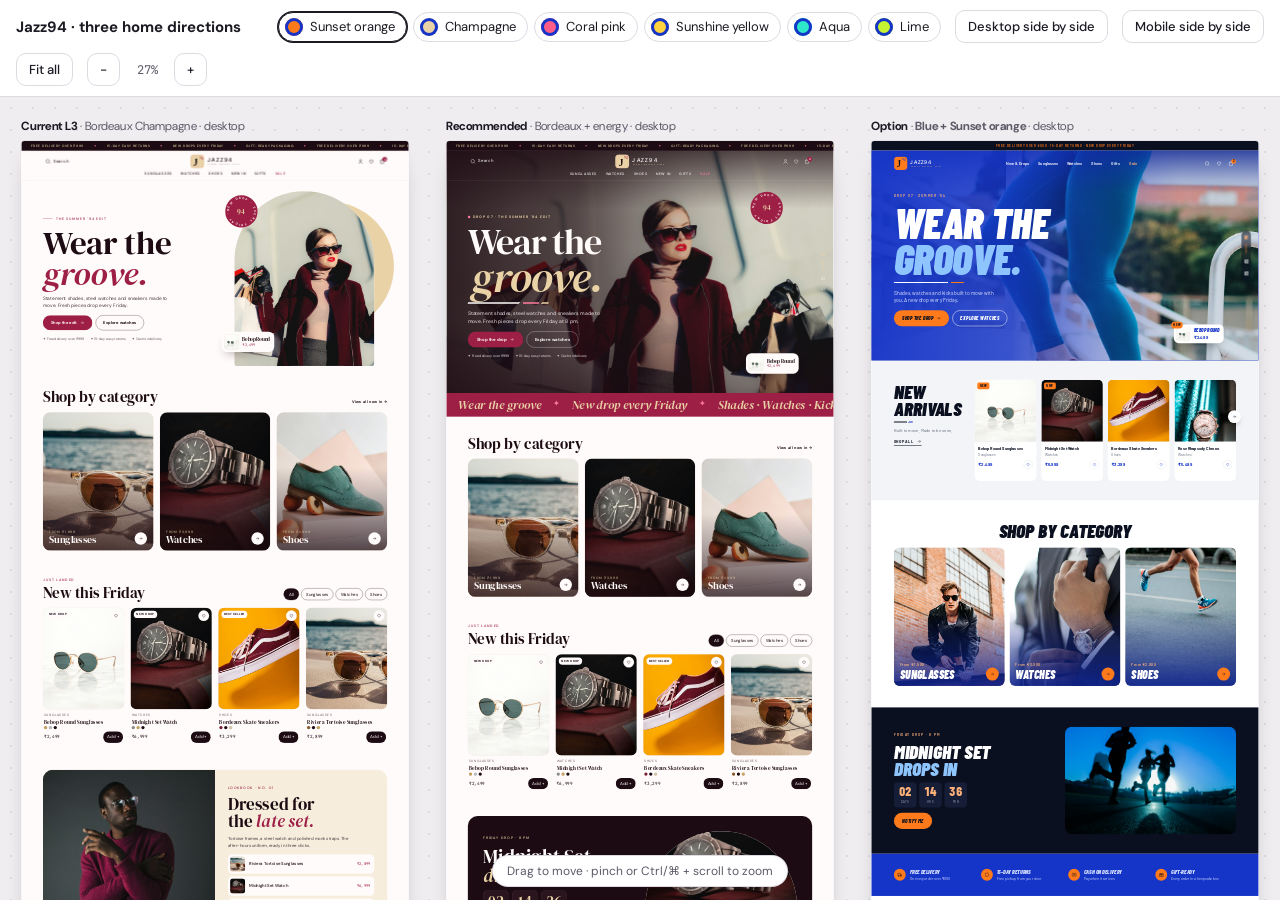
<file: 06-reference/direction-compare.html>
<!doctype html>
<html lang="en">
<head>
<meta charset="utf-8">
<meta name="viewport" content="width=device-width, initial-scale=1, viewport-fit=cover">
<style>html,body{margin:0}</style>
</head>
<body>
<title>Jazz94 Direction Compare</title>
<meta name="claude:viewport-fit-sides" content="cover">
<link rel="preconnect" href="https://fonts.googleapis.com">
<link rel="preconnect" href="https://fonts.gstatic.com" crossorigin>
<link rel="stylesheet" href="https://fonts.googleapis.com/css2?family=Barlow+Condensed:ital,wght@0,700;0,800;1,800;1,900&family=Barlow:wght@400;500;600;700&family=DM+Sans:wght@400;500;700&family=DM+Serif+Display:ital@0;1&family=JetBrains+Mono:wght@400;500&display=swap">
<style>
/* Layout: a slim control bar (level, page, device) over a stage that holds the live site, either full width (desktop) or in a 390 px phone frame (mobile). The chrome is neutral and theme-aware; the site inside keeps the fixed Jazz94 brand palette. */
:root {
  --c-bg: #EFEDF0; --c-bar: #FFFFFF; --c-fg: #1C1A22; --c-mu: #5E5A68; --c-ln: #DDDAE2;
  --c-on: #1C0B12; --c-on-fg: #FFFBFA; --c-frame: #1C1A22;
  --bx: #9E1F45; --ch: #E9D3A6; --chl: #F6EDDC; --ro: #FF7A9C; --ink: #1C0B12; --pa: #FFFBFA;
  --mu: #6B5560; --tx2: #4A3A41; --ln: rgba(28,11,18,.12); --tile: #F3E9E2; --ok: #0E6B44;
  --serif: "DM Serif Display", Georgia, serif; --sans: "DM Sans", system-ui, sans-serif; --mono: "JetBrains Mono", ui-monospace, monospace;
}
@media (prefers-color-scheme: dark) { :root:not([data-theme="light"]) { --c-bg: #121117; --c-bar: #1C1B23; --c-fg: #F1F0F6; --c-mu: #A4A1B3; --c-ln: #2F2D3A; --c-on: #E9D3A6; --c-on-fg: #1C0B12; --c-frame: #000000; color-scheme: dark; } }
:root[data-theme="dark"] { --c-bg: #121117; --c-bar: #1C1B23; --c-fg: #F1F0F6; --c-mu: #A4A1B3; --c-ln: #2F2D3A; --c-on: #E9D3A6; --c-on-fg: #1C0B12; --c-frame: #000000; color-scheme: dark; }
html, body { height: 100%; }
body { background: var(--c-bg); color: var(--c-fg); font-family: var(--sans); display: flex; flex-direction: column; overflow: hidden; }
* { box-sizing: border-box; }

/* control bar */
.bar { background: var(--c-bar); border-bottom: 1px solid var(--c-ln); padding-block: 10px; padding-left: max(16px, env(safe-area-inset-left, 0px)); padding-right: max(16px, env(safe-area-inset-right, 0px)); display: flex; flex-wrap: wrap; gap: 10px 18px; align-items: center; }
.bar h1 { margin: 0 auto 0 0; font-size: 15px; font-weight: 700; display: flex; align-items: center; gap: 10px; white-space: nowrap; }
.bar h1 svg { height: 28px; width: auto; }
.seg { display: inline-flex; background: var(--c-bg); border-radius: 12px; padding: 3px; gap: 2px; flex-wrap: wrap; }
.seg button { font: inherit; font-size: 13px; font-weight: 500; border: 0; background: transparent; color: var(--c-mu); padding: 7px 12px; border-radius: 9px; cursor: pointer; white-space: nowrap; }
.seg button[aria-pressed="true"] { background: var(--c-on); color: var(--c-on-fg); }
.seg button:focus-visible, .site :focus-visible { outline: 3px solid #4F7BFF; outline-offset: 2px; }
.grp { display: flex; align-items: center; gap: 8px; }
.grp > span { font-size: 11px; letter-spacing: .14em; text-transform: uppercase; color: var(--c-mu); }

/* stage */
.stage { flex: 1; min-height: 0; display: flex; justify-content: center; align-items: stretch; padding: 14px max(14px, env(safe-area-inset-left, 0px)) 14px max(14px, env(safe-area-inset-right, 0px)); }
.dev { position: relative; width: 100%; height: 100%; border-radius: 14px; overflow: hidden; background: var(--pa); box-shadow: 0 0 0 1px var(--c-ln), 0 30px 60px -40px rgba(0,0,0,.4); }
.dev.mobile { width: 390px; max-width: 100%; height: min(844px, 100%); border-radius: 44px; box-shadow: 0 0 0 10px var(--c-frame), 0 40px 80px -30px rgba(0,0,0,.5); margin-top: 6px; }
.scroller { position: absolute; inset: 0; overflow-y: auto; overflow-x: hidden; container: site / inline-size; scroll-behavior: smooth; }
.layer { position: absolute; inset: 0; pointer-events: none; z-index: 40; }
.layer > * { pointer-events: auto; }

/* ===== Jazz94 site ===== */
.site { background: var(--pa); color: var(--ink); font-family: var(--sans); font-size: 16px; line-height: 1.55; min-height: 100%; }
.site a { color: inherit; }
.site button { font: inherit; color: inherit; }
.w { max-width: 1320px; margin: 0 auto; padding-left: 20px; padding-right: 20px; }
.serif { font-family: var(--serif); font-weight: 400; }
.mono { font-family: var(--mono); font-variant-numeric: tabular-nums; }
.kick { font-size: 13px; font-weight: 500; letter-spacing: .24em; text-transform: uppercase; color: var(--bx); }
.h2 { margin: 0; font-family: var(--serif); font-weight: 400; font-size: clamp(34px, 4cqi, 56px); line-height: 1; text-wrap: balance; }
.h2 em, .hero h2 em { color: var(--bx); }
.sec { padding-bottom: 96px; }
.row { display: flex; flex-wrap: wrap; justify-content: space-between; align-items: end; gap: 16px; margin-bottom: 28px; }
.btn { display: inline-flex; align-items: center; justify-content: center; gap: 10px; border-radius: 999px; padding: 15px 28px; font-weight: 700; font-size: 15px; text-decoration: none; border: 1.5px solid transparent; cursor: pointer; position: relative; overflow: hidden; }
.btn-p { background: var(--bx); color: var(--pa) !important; }
.btn-d { background: var(--ink); color: var(--pa) !important; }
.btn-c { background: var(--ch); color: var(--ink) !important; }
.btn-o { border-color: var(--ink); background: transparent; color: var(--ink) !important; }
.btn-sm { padding: 8px 14px; font-size: 13px; }
.chip { border: 1.5px solid var(--ink); background: transparent; padding: 9px 18px; border-radius: 999px; font-size: 14px; font-weight: 500; cursor: pointer; }
.chip[aria-pressed="true"] { background: var(--ink); color: var(--pa); }
.ph { position: relative; overflow: hidden; background: var(--tile); }
.ph img { width: 100%; height: 100%; object-fit: cover; display: block; }
.shade { position: absolute; inset: 0; background: linear-gradient(180deg, rgba(28,11,18,0) 40%, rgba(28,11,18,.75) 100%); }
.g4 { display: grid; grid-template-columns: repeat(auto-fill, minmax(max(150px, calc((100% - 72px) / 4)), 1fr)); gap: 36px 24px; }
.g3 { display: grid; grid-template-columns: repeat(auto-fill, minmax(max(240px, calc((100% - 48px) / 3)), 1fr)); gap: 24px; }
.g3p { display: grid; grid-template-columns: repeat(auto-fill, minmax(max(150px, calc((100% - 48px) / 3)), 1fr)); gap: 36px 24px; }
.ib { display: grid; place-items: center; background: none; border: 0; padding: 8px; cursor: pointer; text-decoration: none; position: relative; }
.ib svg { width: 22px; height: 22px; }

/* ticker + header */
.ticker { background: var(--ink); color: var(--ch); overflow: hidden; white-space: nowrap; font-size: 12px; font-weight: 500; letter-spacing: .16em; padding: 9px 0; }
.marq { display: inline-flex; gap: 36px; padding-left: 36px; }
.marq span.s { color: var(--ro); }
.hdr { position: sticky; top: 0; z-index: 20; background: rgba(255,251,250,.94); backdrop-filter: blur(12px); border-bottom: 1px solid var(--ln); }
.hdr-top { display: grid; grid-template-columns: 1fr auto 1fr; align-items: center; gap: 12px; padding-top: 12px; padding-bottom: 8px; }
.hdr-l { display: flex; align-items: center; gap: 4px; justify-self: start; }
.hdr-r { display: flex; align-items: center; gap: 2px; justify-self: end; }
.hdr-search { display: flex; gap: 8px; font-size: 14px; letter-spacing: .08em; }
.hamb { display: none; }
.logo-l { display: block; line-height: 0; }
.logo-l svg { width: 186px; height: auto; }
.bagn { position: absolute; top: 2px; right: 0; min-width: 18px; height: 18px; border-radius: 9px; background: var(--bx); color: var(--pa); font-size: 11px; font-weight: 700; line-height: 18px; text-align: center; padding: 0 4px; }
.navrow { display: flex; justify-content: safe center; gap: 32px; overflow-x: auto; white-space: nowrap; font-size: 13px; font-weight: 500; letter-spacing: .14em; text-transform: uppercase; padding-bottom: 12px; }
.navrow a { text-decoration: none; padding-bottom: 3px; }
.navrow a.sale { color: var(--bx); }
.navrow a[aria-current="page"] { text-decoration: underline; text-underline-offset: 6px; }

/* hero */
.hero { display: flex; flex-wrap: wrap; gap: 48px; align-items: center; padding-top: 40px; padding-bottom: 88px; }
.hero-t { flex: 1 1 440px; min-width: 0; display: flex; flex-direction: column; gap: 22px; }
.hero h2 { margin: 0; font-family: var(--serif); font-weight: 400; font-size: clamp(56px, 8.6cqi, 132px); line-height: .92; letter-spacing: -.015em; }
.hero p { margin: 0; font-size: 18px; max-width: 42ch; color: var(--tx2); }
.trust { display: flex; flex-wrap: wrap; gap: 8px 22px; font-size: 13px; color: var(--mu); }
.hero-v { flex: 1 1 440px; min-width: 0; position: relative; display: flex; justify-content: center; }
.hero-blob { position: absolute; width: 78%; aspect-ratio: 1; border-radius: 50%; background: var(--ch); top: 6%; right: -4%; }
.hero-img { position: relative; width: 100%; max-width: 520px; aspect-ratio: 4 / 5; border-radius: 999px 999px 32px 32px; }
.hero-img img { object-position: 50% 30%; }
.badge-spin { position: absolute; top: 2%; left: 2%; width: 124px; height: 124px; }
.chipcard { position: absolute; left: 0; bottom: 8%; background: var(--pa); border-radius: 20px; padding: 10px 16px 10px 10px; display: flex; align-items: center; gap: 12px; text-decoration: none; box-shadow: 0 20px 40px -20px rgba(28,11,18,.45); }
.chipcard .ph { width: 56px; height: 56px; border-radius: 14px; }

/* category tiles */
.tile { position: relative; display: block; aspect-ratio: 4 / 5; border-radius: 28px; text-decoration: none; }
.tile .cap { position: absolute; left: 24px; right: 24px; bottom: 22px; display: flex; justify-content: space-between; align-items: end; gap: 12px; color: var(--pa); }
.tile .cap small { display: block; font-size: 12px; letter-spacing: .2em; text-transform: uppercase; color: var(--ch); }
.tile .cap b { font-family: var(--serif); font-weight: 400; font-size: 36px; line-height: 1; }
.arrow { width: 46px; height: 46px; border-radius: 50%; background: var(--pa); color: var(--ink); display: grid; place-items: center; flex: none; }

/* product card */
.card { position: relative; display: flex; flex-direction: column; gap: 12px; }
.card .ph { display: block; aspect-ratio: 4 / 5; border-radius: 22px; }
.tag { position: absolute; top: 12px; left: 12px; background: var(--pa); color: var(--ink); font-size: 11px; font-weight: 700; letter-spacing: .1em; text-transform: uppercase; padding: 5px 10px; border-radius: 999px; z-index: 2; }
.heart { position: absolute; top: 10px; right: 10px; width: 40px; height: 40px; border-radius: 50%; border: 0; background: var(--pa); color: var(--bx); display: grid; place-items: center; cursor: pointer; z-index: 2; }
.heart svg { width: 18px; height: 18px; }
.meta { display: flex; flex-direction: column; gap: 4px; padding: 0 4px 4px; }
.cat-l { font-size: 12px; letter-spacing: .16em; text-transform: uppercase; color: var(--mu); }
.pname { font-family: var(--serif); font-size: 20px; line-height: 1.2; text-decoration: none; }
.dots { display: flex; gap: 6px; }
.dots i { width: 12px; height: 12px; border-radius: 50%; box-shadow: inset 0 0 0 1px rgba(28,11,18,.2); }
.pr { display: flex; justify-content: space-between; align-items: center; gap: 8px; padding-top: 4px; }

/* editorial + banner */
.edit { display: flex; flex-wrap: wrap; background: var(--chl); border-radius: 36px; overflow: hidden; }
.edit > .ph { flex: 1 1 420px; min-height: 540px; }
.edit > .ph img { position: absolute; inset: 0; object-position: 50% 25%; }
.edit-t { flex: 1 1 420px; min-width: 0; padding: 56px 48px; display: flex; flex-direction: column; gap: 20px; justify-content: center; }
.look { display: flex; align-items: center; gap: 14px; background: var(--pa); border-radius: 16px; padding: 8px 16px 8px 8px; text-decoration: none; }
.look .ph { width: 56px; height: 56px; border-radius: 12px; flex: none; }
.banner { display: flex; flex-wrap: wrap; align-items: center; gap: 40px; background: var(--ink); color: var(--pa); border-radius: 36px; padding: 56px; }
.banner .ph { flex: 1 1 380px; height: 420px; border-radius: 26px; }
.svc { display: grid; grid-template-columns: repeat(auto-fill, minmax(max(150px, calc((100% - 48px) / 4)), 1fr)); gap: 20px; border-top: 1px solid var(--ln); padding-top: 40px; }
.svc div { display: flex; flex-direction: column; gap: 6px; }
.svc .ico { width: 46px; height: 46px; border-radius: 14px; background: var(--chl); color: var(--bx); display: grid; place-items: center; }
.club { background: var(--bx); color: var(--pa); }
.club .w { display: flex; flex-wrap: wrap; gap: 28px; align-items: center; justify-content: space-between; padding-top: 64px; padding-bottom: 64px; }
.club input { flex: 1 1 220px; min-width: 0; padding: 16px 20px; border: 1.5px solid rgba(255,251,250,.55); border-radius: 999px; background: transparent; color: var(--pa); font: inherit; }
.club input::placeholder { color: #F1D9E0; }
.ftr { background: var(--ink); color: #E8DCDF; }
.ftr-cols { display: grid; grid-template-columns: repeat(auto-fill, minmax(max(150px, calc((100% - 128px) / 5)), 1fr)); gap: 32px; padding-top: 64px; padding-bottom: 32px; }
.ftr h4 { margin: 0 0 6px; color: var(--ch); font-size: 12px; letter-spacing: .2em; text-transform: uppercase; }
.ftr a { color: #E8DCDF; text-decoration: none; font-size: 14px; display: block; padding: 3px 0; }
.ftr-b { display: flex; flex-wrap: wrap; justify-content: space-between; gap: 12px; font-size: 13px; color: #B8A6AD; border-top: 1px solid rgba(255,251,250,.12); padding-top: 20px; padding-bottom: 32px; }

/* category page */
.crumb { font-size: 13px; color: var(--mu); padding-top: 20px; }
.crumb a { color: var(--mu); }
.cbanner { position: relative; min-height: 300px; border-radius: 32px; display: flex; align-items: flex-end; margin-top: 16px; }
.cbanner img { position: absolute; inset: 0; object-position: 50% 60%; }
.cbanner .shade { background: linear-gradient(90deg, rgba(28,11,18,.8) 0%, rgba(28,11,18,.2) 60%, rgba(28,11,18,0) 100%); }
.cbanner .t { position: relative; padding: 40px 44px; color: var(--pa); display: flex; flex-direction: column; gap: 8px; max-width: 560px; }
.ctools { display: flex; flex-wrap: wrap; gap: 14px; align-items: center; justify-content: space-between; padding-top: 24px; }
.ctools select { font: inherit; font-size: 14px; padding: 9px 14px; border-radius: 12px; border: 1.5px solid rgba(28,11,18,.25); background: var(--pa); color: var(--ink); }
.mfilt { display: none; }
.cmain { display: flex; flex-wrap: wrap; gap: 40px; align-items: flex-start; padding-top: 28px; padding-bottom: 40px; }
.aside { flex: 1 1 230px; max-width: 100%; display: flex; flex-direction: column; gap: 22px; font-size: 14px; }
.aside fieldset { border: 0; border-top: 1px solid var(--ln); margin: 0; padding: 16px 0 0; display: flex; flex-direction: column; gap: 10px; }
.aside legend { font-size: 12px; font-weight: 700; letter-spacing: .2em; text-transform: uppercase; padding: 0 0 10px; float: left; width: 100%; }
.aside label { display: flex; gap: 10px; align-items: center; cursor: pointer; }
.aside input { width: 18px; height: 18px; accent-color: var(--bx); }
.sw { width: 30px; height: 30px; border-radius: 50%; border: 1.5px solid rgba(28,11,18,.2); cursor: pointer; }
.sizes { display: grid; grid-template-columns: repeat(4, minmax(0, 1fr)); gap: 8px; }
.sizes button { border: 1.5px solid rgba(28,11,18,.2); background: var(--pa); border-radius: 10px; padding: 8px 0; font-size: 13px; cursor: pointer; }
.cgrid { flex: 999 1 560px; min-width: 0; }
.promo { position: relative; display: flex; align-items: flex-end; aspect-ratio: 4 / 5; border-radius: 22px; text-decoration: none; }
.promo img { position: absolute; inset: 0; }
.promo .t { position: relative; padding: 24px; color: var(--pa); display: flex; flex-direction: column; gap: 6px; }
.promo .t b { font-family: var(--serif); font-weight: 400; font-size: 28px; line-height: 1.05; }
.promo .t small { font-size: 12px; letter-spacing: .2em; text-transform: uppercase; color: var(--ch); }

/* product page */
.pdp { display: flex; flex-wrap: wrap; gap: 56px; align-items: flex-start; padding-top: 20px; padding-bottom: 80px; }
.gal { flex: 1.15 1 460px; min-width: 0; display: flex; flex-direction: column; gap: 14px; }
.gal .main { aspect-ratio: 1; border-radius: 32px; }
.thumbs { display: grid; grid-template-columns: repeat(4, minmax(0, 1fr)); gap: 12px; }
.thumbs button { padding: 0; aspect-ratio: 1; border-radius: 18px; overflow: hidden; border: 2px solid transparent; background: var(--tile); cursor: pointer; }
.thumbs button[aria-pressed="true"] { border-color: var(--bx); }
.thumbs img { width: 100%; height: 100%; object-fit: cover; display: block; }
.info { flex: 1 1 380px; min-width: 0; display: flex; flex-direction: column; gap: 22px; }
.info h1 { margin: 0; font-family: var(--serif); font-weight: 400; font-size: clamp(40px, 4.4cqi, 60px); line-height: 1; }
.vars { display: flex; flex-direction: column; gap: 10px; border-top: 1px solid var(--ln); padding-top: 20px; }
.swatch { width: 40px; height: 40px; border-radius: 50%; border: 3px solid var(--pa); box-shadow: 0 0 0 2px rgba(28,11,18,.2); cursor: pointer; }
.swatch[aria-pressed="true"] { box-shadow: 0 0 0 2px var(--bx); }
.buyrow { display: flex; gap: 10px; flex-wrap: wrap; align-items: stretch; }
.qty { display: flex; align-items: center; border: 1.5px solid rgba(28,11,18,.25); border-radius: 999px; }
.qty button { width: 44px; height: 50px; border: 0; background: none; font-size: 20px; cursor: pointer; }
.qty span { min-width: 22px; text-align: center; font-family: var(--mono); }
.pin { background: var(--chl); border-radius: 20px; padding: 18px; display: flex; flex-direction: column; gap: 10px; }
.pin input, .field input, .cpn input { padding: 12px 14px; border: 1.5px solid rgba(28,11,18,.2); border-radius: 12px; font: inherit; font-size: 15px; background: #FFFFFF; color: var(--ink); min-width: 0; }
.acc button { width: 100%; display: flex; justify-content: space-between; align-items: center; background: none; border: 0; border-top: 1px solid var(--ln); padding: 16px 0; font-weight: 700; cursor: pointer; text-align: left; }
.acc button span:last-child { font-size: 20px; transition: transform .3s; }
.acc button[aria-expanded="true"] span:last-child { transform: rotate(45deg); }
.acc p { margin: 0 0 16px; color: var(--tx2); font-size: 15px; }
.revs { border: 1px solid var(--ln); border-radius: 28px; padding: 36px; display: flex; flex-wrap: wrap; gap: 24px; align-items: center; justify-content: space-between; }

/* cart */
.cartm { display: flex; flex-wrap: wrap; gap: 48px; align-items: flex-start; padding-bottom: 80px; }
.lines { flex: 999 1 560px; min-width: 0; display: flex; flex-direction: column; gap: 20px; }
.ship { background: var(--chl); border-radius: 20px; padding: 18px 20px; display: flex; flex-direction: column; gap: 10px; }
.track { height: 6px; border-radius: 6px; background: rgba(28,11,18,.1); overflow: hidden; }
.track i { display: block; height: 100%; background: var(--bx); border-radius: 6px; }
.line { display: flex; gap: 20px; flex-wrap: wrap; padding-bottom: 20px; border-bottom: 1px solid var(--ln); }
.line .ph { width: 120px; height: 146px; border-radius: 18px; flex: none; }
.line .d { flex: 1 1 200px; min-width: 0; display: flex; flex-direction: column; gap: 4px; }
.link { background: none; border: 0; padding: 0; font-size: 14px; text-decoration: underline; cursor: pointer; }
.sum { flex: 1 1 330px; min-width: 0; position: sticky; top: 130px; background: #FFFFFF; border: 1px solid rgba(28,11,18,.14); border-radius: 28px; padding: 28px; display: flex; flex-direction: column; gap: 14px; box-shadow: 0 30px 60px -40px rgba(28,11,18,.35); }
.sum .r { display: flex; justify-content: space-between; font-size: 15px; gap: 12px; }
.cpn { display: flex; gap: 8px; }
.cpn input { flex: 1; text-transform: uppercase; }
.empty { border: 1px dashed rgba(28,11,18,.25); border-radius: 24px; padding: 48px 24px; text-align: center; display: flex; flex-direction: column; gap: 14px; align-items: center; }

/* checkout */
.cohdr { border-bottom: 1px solid var(--ln); }
.cohdr .w { display: flex; justify-content: space-between; align-items: center; gap: 12px; padding-top: 14px; padding-bottom: 14px; max-width: 1180px; }
.steps { display: flex; align-items: center; gap: 10px; flex-wrap: wrap; font-size: 14px; padding-top: 28px; }
.steps span { border: 1.5px solid rgba(28,11,18,.3); padding: 6px 14px; border-radius: 999px; color: var(--mu); }
.steps span.on { background: var(--ink); border-color: var(--ink); color: var(--pa); }
.steps i { width: 28px; height: 1.5px; background: rgba(28,11,18,.25); }
.co { display: flex; flex-wrap: wrap; gap: 48px; align-items: flex-start; padding-top: 28px; padding-bottom: 72px; }
.co form { flex: 999 1 520px; min-width: 0; display: flex; flex-direction: column; gap: 36px; }
.co fieldset { border: 0; margin: 0; padding: 0; display: flex; flex-direction: column; gap: 12px; }
.co legend { padding: 0 0 14px; font-family: var(--serif); font-size: 30px; }
.fields { display: grid; grid-template-columns: repeat(auto-fill, minmax(max(200px, calc((100% - 14px) / 2)), 1fr)); gap: 14px; }
.field { display: flex; flex-direction: column; gap: 6px; font-size: 13px; font-weight: 500; color: var(--tx2); }
.opt { border: 2px solid rgba(28,11,18,.15); background: #FFFFFF; border-radius: 16px; transition: border-color .25s, background .25s; }
.opt[data-on="1"] { border-color: var(--bx); background: #FFF3F5; }
.opt > button { width: 100%; display: flex; justify-content: space-between; align-items: center; gap: 12px; text-align: left; border: 0; background: none; padding: 16px 18px; cursor: pointer; }
.radio { width: 20px; height: 20px; border-radius: 50%; border: 2px solid var(--ink); display: grid; place-items: center; flex: none; }
.radio i { width: 10px; height: 10px; border-radius: 50%; }
.opt[data-on="1"] .radio i { background: var(--bx); }
.osum { flex: 1 1 310px; min-width: 0; position: sticky; top: 20px; background: var(--chl); border-radius: 28px; padding: 26px; display: flex; flex-direction: column; gap: 16px; }
.done { max-width: 720px; margin: 0 auto; padding: 72px 20px 96px; display: flex; flex-direction: column; align-items: center; gap: 18px; text-align: center; }

/* overlay: drawer + toast */
.scrim { position: absolute; inset: 0; background: rgba(28,11,18,.45); }
.drawer { position: absolute; top: 0; bottom: 0; left: 0; width: min(340px, 86%); background: var(--pa); color: var(--ink); font-family: var(--sans); display: flex; flex-direction: column; box-shadow: 30px 0 60px -30px rgba(28,11,18,.5); overflow-y: auto; }
.drawer .top { display: flex; justify-content: space-between; align-items: center; padding: 18px 16px 14px 20px; border-bottom: 1px solid var(--ln); }
.drawer .top svg.lg { width: 150px; height: auto; }
.drawer nav { display: flex; flex-direction: column; padding: 8px 20px; }
.drawer nav a { display: flex; justify-content: space-between; align-items: center; padding: 16px 0; border-bottom: 1px solid var(--ln); font-family: var(--serif); font-size: 26px; text-decoration: none; color: var(--ink); }
.drawer nav a small { font-family: var(--sans); font-size: 12px; letter-spacing: .14em; text-transform: uppercase; color: var(--mu); }
.drawer .util { display: flex; flex-direction: column; gap: 4px; padding: 14px 20px; }
.drawer .util a { display: flex; gap: 12px; align-items: center; padding: 10px 0; font-size: 15px; text-decoration: none; color: var(--ink); }
.drawer .util svg { width: 20px; height: 20px; }
.drawer .promo-d { margin: auto 20px 24px; background: var(--ink); color: var(--pa); border-radius: 20px; padding: 18px; display: flex; flex-direction: column; gap: 8px; }
.toast { position: absolute; left: 50%; bottom: 24px; transform: translateX(-50%); background: var(--ink); color: var(--pa); border-radius: 999px; padding: 10px 10px 10px 20px; display: flex; align-items: center; gap: 14px; box-shadow: 0 24px 48px -20px rgba(28,11,18,.6); white-space: nowrap; font-size: 14px; font-family: var(--sans); max-width: calc(100% - 24px); }
.toast span { overflow: hidden; text-overflow: ellipsis; }
.toast a { background: var(--ch); color: var(--ink); border-radius: 999px; padding: 8px 14px; text-decoration: none; font-weight: 700; flex: none; }

/* ===== Mobile layout (container width) ===== */
@container site (max-width: 760px) {
  .hamb { display: grid; }
  .hdr-search .lbl, .hide-m, .navrow { display: none; }
  .hdr-top { padding-top: 8px; padding-bottom: 8px; }
  .logo-l svg { width: 150px; }
  .sec { padding-bottom: 64px; }
  .hero { padding-top: 24px; padding-bottom: 56px; gap: 32px; }
  .hero p { font-size: 16px; }
  .badge-spin { width: 92px; height: 92px; }
  .edit > .ph { min-height: 360px; }
  .edit-t { padding: 32px 24px; }
  .banner { padding: 32px 24px; gap: 24px; border-radius: 28px; }
  .banner .ph { height: 260px; }
  .cbanner { min-height: 240px; }
  .cbanner .t { padding: 28px 24px; }
  .aside { display: none; }
  .aside.open { display: flex; }
  .mfilt { display: inline-flex; }
  .pdp { gap: 28px; }
  .buyrow { position: sticky; bottom: 0; z-index: 5; background: var(--pa); margin: 0 -20px; padding: 12px 20px; box-shadow: 0 -12px 24px -18px rgba(28,11,18,.4); }
  .revs { padding: 24px; }
  .line .ph { width: 96px; height: 118px; }
  .sum { position: static; padding: 22px; }
  .osum { position: static; order: -1; }
  .ftr-cols { grid-template-columns: repeat(2, minmax(0, 1fr)); }
  .ftr-cols > div:first-child { grid-column: 1 / -1; }
}

/* ===== L1 wireframe skin ===== */
.lv1 { filter: grayscale(1); }
.lv1, .lv1 * { font-family: system-ui, -apple-system, "Segoe UI", sans-serif !important; }
.lv1 .serif, .lv1 .h2, .lv1 .hero h2, .lv1 .pname, .lv1 .info h1 { font-weight: 700; letter-spacing: 0; }
.lv1 .ph img, .lv1 .promo img, .lv1 .cbanner img { visibility: hidden; }
.lv1 .ph, .lv1 .promo, .lv1 .cbanner { background: linear-gradient(to top right, transparent calc(50% - 1px), #C8C8C8 50%, transparent calc(50% + 1px)), linear-gradient(to top left, transparent calc(50% - 1px), #C8C8C8 50%, transparent calc(50% + 1px)), #E9E9E9 !important; box-shadow: inset 0 0 0 1.5px #C8C8C8; }
.lv1 .shade, .lv1 .hero-blob { display: none; }
.lv1 .on-img, .lv1 .tile .cap, .lv1 .promo .t, .lv1 .cbanner .t { color: #222 !important; }
.lv1 .tile .cap small, .lv1 .promo .t small, .lv1 .cbanner .kick { color: #555 !important; }
.lv1 [data-n] { position: relative; outline: 1.5px dashed #9A9A9A; outline-offset: -3px; }
.lv1 [data-n]::before { content: attr(data-n); position: absolute; top: 6px; left: 6px; z-index: 30; min-width: 26px; height: 26px; padding: 0 6px; border-radius: 13px; background: #111; color: #fff; font: 700 12px/26px system-ui !important; text-align: center; letter-spacing: 0; text-transform: none; }
.notes { padding: 40px 20px 56px; max-width: 1320px; margin: 0 auto; }
.notes ol { margin: 10px 0 0; padding-left: 26px; display: grid; gap: 6px; color: #444; font-size: 14px; max-width: 80ch; }

/* ===== L3 motion ===== */
@keyframes fu { from { opacity: 0; transform: translateY(28px); } to { opacity: 1; transform: none; } }
@keyframes kb { from { transform: scale(1.14); } to { transform: scale(1); } }
@keyframes mq { to { transform: translateX(-50%); } }
@keyframes fl { 0%, 100% { transform: translateY(0); } 50% { transform: translateY(-12px); } }
@keyframes sp { to { transform: rotate(360deg); } }
@keyframes pop { 0% { transform: scale(1); } 40% { transform: scale(1.4); } 100% { transform: scale(1); } }
@keyframes pop2 { 0% { transform: scale(1); } 40% { transform: scale(1.4); } 100% { transform: scale(1); } }
@keyframes tst { from { opacity: 0; transform: translate(-50%, 24px); } to { opacity: 1; transform: translate(-50%, 0); } }
@keyframes fd { from { opacity: 0; transform: scale(1.03); } to { opacity: 1; transform: none; } }
@keyframes dr { from { transform: translateX(-100%); } to { transform: none; } }
@keyframes sc { from { opacity: 0; } to { opacity: 1; } }
@keyframes ck { from { stroke-dashoffset: 60; } to { stroke-dashoffset: 0; } }
@keyframes br { from { transform: scaleX(0); } to { transform: scaleX(1); } }
.lv3.enter .fu { animation: fu .9s cubic-bezier(.2,.7,.2,1) backwards; }
.lv3.enter .d1 { animation-delay: .12s; } .lv3.enter .d2 { animation-delay: .24s; } .lv3.enter .d3 { animation-delay: .36s; } .lv3.enter .d4 { animation-delay: .48s; }
.lv3.enter .kb { animation: kb 1.8s cubic-bezier(.2,.7,.2,1) backwards; }
.lv3 .marq { animation: mq 32s linear infinite; }
.lv3 .chipcard { animation: fl 4.5s ease-in-out infinite; }
.lv3 .badge-spin { animation: sp 18s linear infinite; }
.lv3 .zoom img { transition: transform .8s cubic-bezier(.2,.7,.2,1); }
.lv3 .zoom:hover img { transform: scale(1.07); }
.lv3 .lift { transition: transform .35s cubic-bezier(.2,.7,.2,1); }
.lv3 .lift:hover { transform: translateY(-6px); }
.lv3 .btn { transition: transform .25s, box-shadow .25s; }
.lv3 .btn:hover { transform: translateY(-2px); box-shadow: 0 14px 28px -14px rgba(158,31,69,.6); }
.lv3 .btn::after { content: ""; position: absolute; inset: 0; background: linear-gradient(110deg, transparent 35%, rgba(255,255,255,.38) 50%, transparent 65%); transform: translateX(-130%); transition: transform .9s; pointer-events: none; }
.lv3 .btn:hover::after { transform: translateX(130%); }
.lv3 .navrow a { background-image: linear-gradient(currentColor, currentColor); background-position: 0 100%; background-size: 0 1.5px; background-repeat: no-repeat; transition: background-size .35s; }
.lv3 .navrow a:hover { background-size: 100% 1.5px; }
.lv3 .chip { transition: background .25s, color .25s; }
.lv3 .pa { animation: pop .45s; } .lv3 .pb { animation: pop2 .45s; }
.lv3 .swap { animation: fd .5s backwards; } .lv3 .swap2 { animation: fd .5s backwards; }
.lv3 .bar-i { transform-origin: left; animation: br 1.2s .3s cubic-bezier(.2,.7,.2,1) backwards; }
.lv3 .check { stroke-dasharray: 60; animation: ck .8s .35s backwards; }
.anim .toast { animation: tst .45s cubic-bezier(.2,.7,.2,1) backwards; }
.anim .drawer { animation: dr .45s cubic-bezier(.2,.7,.2,1) backwards; }
.anim .scrim { animation: sc .35s backwards; }
@media (prefers-reduced-motion: reduce) { .site *, .layer * { animation: none !important; transition: none !important; } .scroller { scroll-behavior: auto; } }

/* ===== Option: Blue + Lime sport ===== */
.sp { --b: #1534C8; --b2: #0E2490; --bl: #8EC5FF; --lm: var(--acc, #FF7A1A); --lmt: var(--acct, #FFB27A); --sink: #0B1020; --g: #F2F4F7; --smu: #5A6275; --dis: "Barlow Condensed", "Arial Narrow", sans-serif; --bd: "Barlow", system-ui, sans-serif;
  background: #FFFFFF; color: var(--sink); font-family: var(--bd); font-size: 16px; line-height: 1.5; }
.sp a { color: inherit; text-decoration: none; }
.sp .w { max-width: 1320px; margin: 0 auto; padding-left: 24px; padding-right: 24px; }
.sp-ann { background: var(--sink); color: var(--lm); font-size: 12px; font-weight: 600; letter-spacing: .18em; text-align: center; padding: 9px 16px; }
.sp-hero { position: relative; background: var(--b); color: #FFFFFF; overflow: hidden; min-height: 780px; }
.sp-hero::before { content: ""; position: absolute; inset: 0; background: radial-gradient(120% 90% at 85% 10%, rgba(142,197,255,.35), transparent 55%), linear-gradient(180deg, transparent 60%, rgba(14,36,144,.6)); pointer-events: none; }
.sp-hdr { position: relative; z-index: 4; display: flex; align-items: center; gap: 32px; padding-top: 22px; padding-bottom: 22px; }
.sp-hdr nav { display: flex; gap: 34px; margin: 0 auto; font-weight: 600; font-size: 15px; }
.sp-hdr nav a { padding-bottom: 4px; background-image: linear-gradient(var(--lm), var(--lm)); background-size: 0 2px; background-position: 0 100%; background-repeat: no-repeat; transition: background-size .3s; }
.sp-hdr nav a:hover { background-size: 100% 2px; }
.sp-icons { display: flex; gap: 6px; align-items: center; }
.sp-icons .ib { color: #FFFFFF; }
.sp-icons .bagn { background: var(--lm); color: var(--sink); }
.sp-hamb { display: none; color: #FFFFFF; }
.sp-logo svg { width: 176px; height: auto; display: block; }
.sp-in { position: static; min-height: 680px; display: flex; align-items: center; }
.sp-copy, .sp-tag { z-index: 3; }
.sp-copy { position: relative; z-index: 3; max-width: 640px; display: flex; flex-direction: column; gap: 22px; padding-bottom: 60px; }
.sp-eye { font-weight: 600; font-size: 13px; letter-spacing: .26em; color: var(--lmt); }
.sp h1 { margin: 0; font-family: var(--dis); font-style: italic; font-weight: 900; font-size: clamp(76px, 11cqi, 168px); line-height: .84; letter-spacing: -.01em; text-transform: uppercase; display: flex; flex-direction: column; }
.sp h1 .l2 { color: var(--bl); }
.sp-speed { display: block; height: 4px; width: 260px; background: linear-gradient(90deg, #FFFFFF 0 78%, transparent 78% 82%, var(--lm) 82%); transform: skewX(-24deg); transform-origin: left; }
.sp-copy p { margin: 0; font-size: 19px; line-height: 1.5; max-width: 34ch; color: #E6ECFF; }
.sp-ctas { display: flex; gap: 12px; flex-wrap: wrap; }
.sp-btn { display: inline-flex; align-items: center; gap: 10px; background: var(--lm); color: var(--sink) !important; font-family: var(--dis); font-style: italic; font-weight: 800; font-size: 20px; letter-spacing: .04em; text-transform: uppercase; padding: 15px 30px; border-radius: 999px; position: relative; overflow: hidden; transition: transform .25s, box-shadow .25s; }
.sp-btn:hover { transform: translateY(-2px); box-shadow: 0 16px 30px -14px var(--lm); }
.sp-btn-o { display: inline-flex; align-items: center; border: 2px solid rgba(255,255,255,.85); color: #FFFFFF !important; font-family: var(--dis); font-style: italic; font-weight: 800; font-size: 20px; letter-spacing: .04em; text-transform: uppercase; padding: 13px 28px; border-radius: 999px; transition: background .25s, color .25s; }
.sp-btn-o:hover { background: #FFFFFF; color: var(--b) !important; }
.sp-photo { position: absolute; z-index: 1; inset: 0; }
.sp-photo img { width: 100%; height: 100%; object-fit: cover; object-position: 70% 40%; display: block; }
.sp-photo::after { content: ""; position: absolute; inset: 0; background: linear-gradient(90deg, rgba(21,52,200,.96) 0%, rgba(21,52,200,.82) 36%, rgba(21,52,200,.25) 64%, rgba(21,52,200,.05) 80%), linear-gradient(180deg, rgba(14,36,144,.8) 0%, rgba(14,36,144,0) 20%); }
.sp-count { position: absolute; z-index: 4; right: 28px; top: 50%; transform: translateY(-50%); list-style: none; margin: 0; padding: 0; display: flex; flex-direction: column; gap: 18px; font-family: var(--dis); font-weight: 800; font-size: 18px; color: rgba(255,255,255,.75); text-align: center; background: rgba(11,16,32,.55); backdrop-filter: blur(6px); border-radius: 999px; padding: 14px 10px; }
.sp-count li.on { color: var(--lmt); }
.sp-count li.on::after { content: ""; display: block; width: 2px; height: 34px; background: var(--lm); margin: 8px auto 0; }
.sp-tag { position: absolute; z-index: 3; right: 9%; bottom: 64px; display: flex; align-items: center; gap: 12px; background: #FFFFFF; color: var(--sink); border-radius: 18px; padding: 8px 16px 8px 8px; box-shadow: 0 24px 40px -20px rgba(0,0,0,.5); }
.sp-tag img { width: 54px; height: 54px; border-radius: 12px; object-fit: cover; }
.sp-tag b { font-family: var(--dis); font-style: italic; font-weight: 800; font-size: 20px; text-transform: uppercase; display: block; line-height: 1; }
.sp-tag span { font-weight: 700; color: var(--b); }
.sp-tag em { position: absolute; top: -10px; left: -10px; background: var(--lm); color: var(--sink); font-style: normal; font-size: 11px; font-weight: 700; letter-spacing: .1em; padding: 4px 8px; border-radius: 999px; }

.sp-new { background: var(--g); }
.sp-new .w { display: grid; grid-template-columns: 260px minmax(0, 1fr); gap: 40px; padding-top: 72px; padding-bottom: 72px; align-items: start; }
.sp-h2 { margin: 0; font-family: var(--dis); font-style: italic; font-weight: 900; font-size: clamp(48px, 5cqi, 72px); line-height: .88; text-transform: uppercase; }
.sp-side { display: flex; flex-direction: column; gap: 18px; padding-top: 10px; }
.sp-side .sp-speed { width: 70px; height: 4px; background: linear-gradient(90deg, var(--sink) 0 70%, transparent 70% 78%, var(--b) 78%); }
.sp-side p { margin: 0; color: var(--smu); font-size: 16px; }
.sp-all { display: inline-flex; gap: 14px; align-items: center; font-weight: 700; letter-spacing: .08em; font-size: 14px; border-bottom: 2px solid var(--sink); align-self: flex-start; padding-bottom: 3px; }
.sp-cards { display: grid; grid-template-columns: repeat(auto-fill, minmax(max(150px, calc((100% - 54px) / 4)), 1fr)); gap: 18px; position: relative; }
.sp-card { background: #FFFFFF; border-radius: 18px; overflow: hidden; display: flex; flex-direction: column; transition: transform .3s, box-shadow .3s; }
.sp-card:hover { transform: translateY(-6px); box-shadow: 0 24px 40px -26px rgba(11,16,32,.45); }
.sp-card .im { position: relative; aspect-ratio: 1; overflow: hidden; background: #E9EDF3; }
.sp-card .im img { width: 100%; height: 100%; object-fit: cover; transition: transform .7s; }
.sp-card:hover .im img { transform: scale(1.06); }
.sp-badge { position: absolute; top: 10px; left: 10px; background: var(--lm); color: var(--sink); font-size: 11px; font-weight: 700; letter-spacing: .12em; padding: 4px 9px; border-radius: 6px; }
.sp-card .tx { padding: 14px 14px 16px; display: flex; flex-direction: column; gap: 2px; }
.sp-card .tx b { font-weight: 700; font-size: 15px; }
.sp-card .tx small { color: var(--smu); font-size: 13px; }
.sp-card .row { display: flex; justify-content: space-between; align-items: center; margin-top: 8px; }
.sp-card .row span { font-weight: 700; color: var(--b); }
.sp-heart { width: 34px; height: 34px; border-radius: 50%; border: 1.5px solid #D3D9E3; display: grid; place-items: center; color: var(--sink); }
.sp-heart svg { width: 16px; height: 16px; }
.sp-next { position: absolute; right: -18px; top: 30%; width: 48px; height: 48px; border-radius: 50%; background: #FFFFFF; box-shadow: 0 12px 24px -10px rgba(11,16,32,.35); display: grid; place-items: center; }

.sp-cat .w { padding-top: 80px; padding-bottom: 80px; display: flex; flex-direction: column; gap: 32px; }
.sp-cat .sp-h2 { text-align: center; }
.sp-tiles { display: grid; grid-template-columns: repeat(auto-fill, minmax(max(240px, calc((100% - 36px) / 3)), 1fr)); gap: 18px; }
.sp-tile { position: relative; aspect-ratio: 4 / 5; border-radius: 22px; overflow: hidden; display: block; }
.sp-tile img { width: 100%; height: 100%; object-fit: cover; transition: transform .8s; }
.sp-tile:hover img { transform: scale(1.06); }
.sp-tile::after { content: ""; position: absolute; inset: 0; background: linear-gradient(180deg, rgba(21,52,200,0) 45%, rgba(14,36,144,.9)); }
.sp-tile .lb { position: absolute; z-index: 2; left: 22px; right: 22px; bottom: 20px; display: flex; justify-content: space-between; align-items: end; color: #FFFFFF; }
.sp-tile .lb b { font-family: var(--dis); font-style: italic; font-weight: 900; font-size: 44px; line-height: .9; text-transform: uppercase; }
.sp-tile .lb small { display: block; font-size: 13px; font-weight: 600; letter-spacing: .14em; color: var(--lmt); margin-bottom: 6px; }
.sp-go { width: 48px; height: 48px; border-radius: 50%; background: var(--lm); color: var(--sink); display: grid; place-items: center; flex: none; }

.sp-drop { background: var(--sink); color: #FFFFFF; }
.sp-drop .w { display: flex; flex-wrap: wrap; gap: 40px; align-items: center; padding-top: 72px; padding-bottom: 72px; }
.sp-drop .tx { flex: 1 1 380px; display: flex; flex-direction: column; gap: 20px; }
.sp-timer { display: flex; gap: 10px; align-items: center; }
.sp-timer div { background: #161D36; border-radius: 14px; padding: 12px 16px; min-width: 84px; text-align: center; }
.sp-timer b { display: block; font-family: var(--dis); font-weight: 800; font-size: 46px; line-height: 1; color: var(--lmt); font-variant-numeric: tabular-nums; }
.sp-timer small { font-size: 11px; letter-spacing: .16em; color: #A9B3CC; }
.sp-drop .ph2 { flex: 1 1 420px; height: 400px; border-radius: 26px; overflow: hidden; position: relative; }
.sp-drop .ph2 img { width: 100%; height: 100%; object-fit: cover; }

.sp-why { background: var(--b); color: #FFFFFF; }
.sp-why .w { display: grid; grid-template-columns: repeat(auto-fill, minmax(max(160px, calc((100% - 72px) / 4)), 1fr)); gap: 24px; padding-top: 56px; padding-bottom: 56px; }
.sp-why .it { display: flex; gap: 14px; align-items: flex-start; }
.sp-why .ic { width: 44px; height: 44px; border-radius: 50%; background: var(--lm); color: var(--sink); display: grid; place-items: center; flex: none; }
.sp-why b { font-family: var(--dis); font-style: italic; font-weight: 800; font-size: 22px; text-transform: uppercase; display: block; line-height: 1.1; }
.sp-why span { font-size: 14px; color: #D8E1FF; }
.sp-club .w { display: flex; flex-wrap: wrap; gap: 24px; align-items: center; justify-content: space-between; padding-top: 64px; padding-bottom: 64px; }
.sp-club form { display: flex; gap: 10px; flex: 1 1 360px; flex-wrap: wrap; }
.sp-club input { flex: 1 1 220px; min-width: 0; padding: 16px 20px; border: 2px solid var(--sink); border-radius: 999px; font: inherit; }
.sp-club .sp-btn { background: var(--b); color: #FFFFFF !important; }
.sp-foot { background: var(--sink); color: #C9D1E6; }
.sp-foot .w { display: grid; grid-template-columns: repeat(auto-fill, minmax(max(150px, calc((100% - 96px) / 5)), 1fr)); gap: 28px; padding-top: 56px; padding-bottom: 40px; font-size: 14px; }
.sp-foot h4 { margin: 0 0 8px; font-family: var(--dis); font-style: italic; font-weight: 800; font-size: 18px; color: var(--lmt); text-transform: uppercase; }
.sp-foot a { display: block; padding: 3px 0; }
.sp-foot a:hover { color: var(--lmt); }

@keyframes spIn { from { opacity: 0; transform: translateX(-60px) skewX(-8deg); } to { opacity: 1; transform: none; } }
@keyframes spBar { from { transform: skewX(-24deg) scaleX(0); } to { transform: skewX(-24deg) scaleX(1); } }
@keyframes spZoom { from { transform: scale(1.15); } to { transform: scale(1); } }
@keyframes spFl { 0%, 100% { transform: translateY(0); } 50% { transform: translateY(-10px); } }
.sp.enter h1 span { animation: spIn .8s cubic-bezier(.2,.7,.2,1) backwards; }
.sp.enter h1 .l2 { animation-delay: .15s; }
.sp.enter .sp-speed { animation: spBar .9s .35s cubic-bezier(.2,.7,.2,1) backwards; }
.sp.enter .sp-copy p, .sp.enter .sp-ctas, .sp.enter .sp-eye { animation: fu .8s .45s cubic-bezier(.2,.7,.2,1) backwards; }
.sp.enter .sp-photo img { animation: spZoom 1.8s cubic-bezier(.2,.7,.2,1) backwards; }
.sp .sp-tag { animation: spFl 4.5s ease-in-out infinite; }

@container site (max-width: 760px) {
  .sp .w { padding-left: 18px; padding-right: 18px; }
  .sp-hdr nav, .sp-icons .hide-m { display: none; }
  .sp-hamb { display: grid; }
  .sp-hdr { gap: 6px; justify-content: space-between; }
  .sp-logo svg { width: 140px; }
  .sp-hero { min-height: 0; }
  .sp-in { flex-direction: column; align-items: stretch; min-height: 0; }
  .sp-photo { position: absolute; inset: 0; }
  .sp-photo img { object-position: 64% 30%; }
  .sp-photo::after { background: linear-gradient(0deg, rgba(21,52,200,.97) 0%, rgba(21,52,200,.8) 40%, rgba(21,52,200,.15) 70%), linear-gradient(180deg, rgba(14,36,144,.75) 0%, transparent 16%); }
  .sp-in { min-height: 640px; align-items: flex-end; }
  .sp-copy { padding-top: 24px; padding-bottom: 48px; }
  .sp h1 { font-size: 78px; }
  .sp-copy p { font-size: 17px; }
  .sp-count { display: none; }
  .sp-tag { right: 18px; bottom: auto; top: 96px; }
  .sp-new .w { grid-template-columns: 1fr; gap: 24px; padding-top: 48px; padding-bottom: 48px; }
  .sp-next { display: none; }
  .sp-cat .w { padding-top: 56px; padding-bottom: 56px; }
  .sp-drop .ph2 { height: 260px; }
  .sp-timer div { min-width: 0; flex: 1; padding: 10px 6px; }
  .sp-timer b { font-size: 36px; }
  .sp-foot .w { grid-template-columns: repeat(2, minmax(0, 1fr)); }
}


/* ===== Option: Bordeaux + energy ===== */
.en-hero { display: grid; grid-template-columns: minmax(0, 1.08fr) minmax(0, 1fr) 44px; gap: 36px; align-items: center; padding-top: 36px; padding-bottom: 72px; }
.en-copy { display: flex; flex-direction: column; gap: 22px; min-width: 0; }
.en-eye { display: inline-flex; align-items: center; gap: 10px; font-size: 13px; font-weight: 700; letter-spacing: .24em; text-transform: uppercase; color: var(--bx); }
.en-dot { width: 9px; height: 9px; border-radius: 50%; background: var(--bx); box-shadow: 0 0 0 0 rgba(158,31,69,.5); }
.en-h1 { margin: 0; font-family: var(--serif); font-weight: 400; font-size: clamp(72px, 9.4cqi, 146px); line-height: .88; letter-spacing: -.035em; display: flex; flex-direction: column; }
.en-h1 span { white-space: nowrap; }
.en-h1 em { font-size: 1.18em; line-height: .9; }
.en-h1 em { color: var(--bx); padding-left: .08em; }
.en-speed { display: block; height: 5px; width: 300px; max-width: 70%; background: linear-gradient(90deg, var(--ink) 0 64%, transparent 64% 68%, var(--bx) 68% 88%, transparent 88% 91%, var(--ch) 91%); transform: skewX(-24deg); transform-origin: left; }
.en-copy p { margin: 0; font-size: 19px; max-width: 40ch; color: var(--tx2); }
.en-vis { position: relative; display: flex; justify-content: center; }
.en-vis .hero-blob { width: 84%; top: 4%; right: -6%; }
.en-vis .hero-img { max-width: 600px; }
.en-count { list-style: none; margin: 0; padding: 0; display: flex; flex-direction: column; gap: 18px; align-items: center; font-family: var(--mono); font-size: 14px; color: var(--mu); }
.en-count li.on { color: var(--bx); font-weight: 500; }
.en-count li.on::after { content: ""; display: block; width: 2px; height: 40px; background: var(--bx); margin: 10px auto 0; }
.en-band { background: var(--bx); color: var(--ch); overflow: hidden; white-space: nowrap; padding: 22px 0; }
.en-band .marq { gap: 44px; padding-left: 44px; font-family: var(--serif); font-style: italic; font-size: 44px; line-height: 1; }
.en-band .marq span.s { color: var(--ro); font-style: normal; font-size: 30px; }
.en-drop { background: var(--ink); color: var(--pa); border-radius: 36px; display: flex; flex-wrap: wrap; gap: 40px; align-items: center; padding: 56px; }
.en-drop .tx { flex: 1 1 380px; min-width: 0; display: flex; flex-direction: column; gap: 20px; }
.en-timer { display: flex; gap: 12px; }
.en-timer div { background: #2A141D; border-radius: 18px; padding: 14px 18px; min-width: 96px; text-align: center; box-shadow: inset 0 0 0 1px rgba(233,211,166,.18); }
.en-timer b { display: block; font-family: var(--serif); font-weight: 400; font-size: 56px; line-height: 1; color: var(--ch); font-variant-numeric: tabular-nums; }
.en-timer small { font-size: 11px; letter-spacing: .2em; color: #CDB8BF; }
.en-drop .ph { flex: 1 1 380px; height: 420px; border-radius: 999px 999px 26px 26px; }


.en-full { position: relative; overflow: hidden; color: var(--pa); min-height: 900px; display: flex; align-items: center; }
.en-full > .bg { position: absolute; inset: 0; }
.en-full > .bg img { width: 100%; height: 100%; object-fit: cover; object-position: 72% 28%; display: block; }
.en-full > .bg::after { content: ""; position: absolute; inset: 0; background: linear-gradient(180deg, rgba(28,11,18,.7) 0%, rgba(28,11,18,0) 24%), linear-gradient(90deg, rgba(28,11,18,.9) 0%, rgba(28,11,18,.7) 34%, rgba(28,11,18,.18) 62%, rgba(28,11,18,0) 78%), linear-gradient(0deg, rgba(28,11,18,.55) 0%, rgba(28,11,18,0) 30%); }
.en-full .en-in { position: relative; z-index: 2; width: 100%; padding-top: 190px; padding-bottom: 80px; }
.en-full .en-copy { max-width: 660px; }
.en-full .en-eye { color: var(--ch); }
.en-full .en-dot { background: var(--ro); }
.en-full .en-h1 { color: var(--pa); }
.en-full .en-h1 em { color: var(--ch); }
.en-full .en-speed { background: linear-gradient(90deg, var(--pa) 0 64%, transparent 64% 68%, var(--ro) 68% 88%, transparent 88% 91%, var(--ch) 91%); }
.en-full .en-copy p { color: #F1E6E9; }
.en-full .trust { color: #E8DCDF; }
.en-full .btn-o { border-color: var(--pa); color: var(--pa) !important; }
.en-full .en-count { position: absolute; z-index: 3; right: 32px; top: 50%; transform: translateY(-50%); color: rgba(255,251,250,.7); }
.en-full .en-count li.on { color: var(--ch); }
.en-full .en-count li.on::after { background: var(--ch); }
.en-full .badge-spin { top: 150px; left: auto; right: 13%; z-index: 3; }
.en-full .chipcard { left: auto; right: 9%; bottom: 72px; z-index: 3; }
@container site (max-width: 760px) {
  .en-full { min-height: 700px; align-items: flex-end; }
  .en-full > .bg img { object-position: 62% 18%; }
  .en-full > .bg::after { background: linear-gradient(180deg, rgba(28,11,18,.7) 0%, rgba(28,11,18,0) 18%), linear-gradient(0deg, rgba(28,11,18,.94) 0%, rgba(28,11,18,.7) 42%, rgba(28,11,18,.1) 72%); }
  .en-full { min-height: 760px; }
  .en-full .en-in { padding-top: 300px; padding-bottom: 40px; }
  .en-full .badge-spin { top: 84px; right: 18px; width: 84px; height: 84px; }
  .en-full .chipcard { right: 18px; bottom: auto; top: 186px; }
}


.en-full .hdr-ov { position: absolute; top: 0; left: 0; right: 0; z-index: 6; background: transparent; backdrop-filter: none; border-bottom: 1px solid rgba(255,251,250,.2); color: var(--pa); }
.en-full .hdr-ov .ib, .en-full .hdr-ov .hdr-search { color: var(--pa); }
.en-full .hdr-ov .navrow a { color: var(--pa); }
.en-full .hdr-ov .navrow a.sale { color: var(--ro); }

@keyframes enIn { from { opacity: 0; transform: translateX(-70px) skewX(-6deg); } to { opacity: 1; transform: none; } }
@keyframes enBar { from { transform: skewX(-24deg) scaleX(0); } to { transform: skewX(-24deg) scaleX(1); } }
@keyframes enPulse { 0% { box-shadow: 0 0 0 0 rgba(158,31,69,.55); } 100% { box-shadow: 0 0 0 12px rgba(158,31,69,0); } }
.en.enter .en-h1 span, .en.enter .en-h1 em { animation: enIn .9s cubic-bezier(.2,.7,.2,1) backwards; }
.en.enter .en-h1 em { animation-delay: .16s; }
.en.enter .en-speed { animation: enBar 1s .4s cubic-bezier(.2,.7,.2,1) backwards; }
.en .en-dot { animation: enPulse 1.6s ease-out infinite; }

@container site (max-width: 760px) {
  .en-hero { grid-template-columns: 1fr; gap: 28px; padding-top: 20px; padding-bottom: 48px; }
  .en-h1 { font-size: 68px; }
  .en-copy p { font-size: 16px; }
  .en-count { display: none; }
  .en-band { padding: 14px 0; }
  .en-band .marq { font-size: 30px; }
  .en-drop { padding: 30px 22px; border-radius: 28px; gap: 24px; }
  .en-timer div { min-width: 0; flex: 1; padding: 10px 6px; }
  .en-timer b { font-size: 40px; }
  .en-drop .ph { height: 300px; }
}

/* ===== Compare canvas chrome ===== */
.cbar { background: var(--c-bar); border-bottom: 1px solid var(--c-ln); padding-block: 10px; padding-left: max(16px, env(safe-area-inset-left, 0px)); padding-right: max(16px, env(safe-area-inset-right, 0px)); display: flex; flex-wrap: wrap; gap: 10px 14px; align-items: center; position: relative; z-index: 5; }
.cbar h1 { margin: 0 auto 0 0; font-size: 15px; font-weight: 700; white-space: nowrap; }
.cbtn { font: inherit; font-size: 13px; font-weight: 500; border: 1px solid var(--c-ln); background: var(--c-bar); color: var(--c-fg); padding: 7px 12px; border-radius: 10px; cursor: pointer; white-space: nowrap; }
.accs { display: flex; gap: 6px; flex-wrap: wrap; align-items: center; }
.accs button { display: inline-flex; align-items: center; gap: 7px; font: inherit; font-size: 13px; border: 1px solid var(--c-ln); background: var(--c-bar); color: var(--c-fg); padding: 5px 11px 5px 6px; border-radius: 999px; cursor: pointer; white-space: nowrap; }
.accs button i { width: 18px; height: 18px; border-radius: 50%; box-shadow: inset 0 0 0 3px #1534C8; }
.accs button[aria-pressed="true"] { border-color: var(--c-fg); box-shadow: 0 0 0 1px var(--c-fg); }
.zoomv { font-family: var(--mono); font-size: 12px; min-width: 46px; text-align: center; color: var(--c-mu); }
.vp { flex: 1; min-height: 0; position: relative; overflow: hidden; cursor: grab; touch-action: none; background-color: var(--c-bg); background-image: radial-gradient(var(--c-ln) 1.2px, transparent 1.2px); background-size: 22px 22px; }
.vp.drag { cursor: grabbing; }
.hint { position: absolute; left: 50%; bottom: max(14px, env(safe-area-inset-bottom, 0px)); transform: translateX(-50%); background: var(--c-bar); color: var(--c-mu); font-size: 12px; padding: 7px 14px; border-radius: 999px; box-shadow: 0 0 0 1px var(--c-ln); white-space: nowrap; pointer-events: none; max-width: calc(100% - 32px); overflow: hidden; text-overflow: ellipsis; }
.world { position: absolute; left: 0; top: 0; transform-origin: 0 0; padding: 160px; display: flex; flex-direction: column; gap: 240px; width: max-content; }
.crow { display: flex; gap: 140px; align-items: flex-start; }
.fr { display: flex; flex-direction: column; gap: 26px; }
.fl { font-family: var(--sans); font-size: 44px; color: var(--c-fg); font-weight: 700; white-space: nowrap; }
.fl span { color: var(--c-mu); font-weight: 400; }
.fb { container: site / inline-size; position: relative; overflow: hidden; border-radius: 12px; box-shadow: 0 0 0 2px var(--c-ln), 0 40px 90px -50px rgba(0,0,0,.45); background: #FFFFFF; }
.fb.mob { border-radius: 40px; box-shadow: 0 0 0 12px var(--c-frame), 0 40px 90px -40px rgba(0,0,0,.5); }
.world a, .world button, .world input, .world label { pointer-events: none; }
.sp-card, .sp-tile, .sp-btn, .sp-btn-o, .sp-hdr nav a, .lv3 .zoom, .lv3 .lift, .lv3 .btn { pointer-events: auto; }
</style>

<div class="cbar" role="region" aria-label="Compare controls">
  <h1>Jazz94 · three home directions</h1>
  <div class="accs" role="group" aria-label="Accent colour" id="accs"></div>
  <button type="button" class="cbtn" id="bD">Desktop side by side</button>
  <button type="button" class="cbtn" id="bM">Mobile side by side</button>
  <button type="button" class="cbtn" id="fit">Fit all</button>
  <span style="display:inline-flex;align-items:center;gap:4px"><button type="button" class="cbtn" id="zout" aria-label="Zoom out">−</button><span class="zoomv" id="zv">40%</span><button type="button" class="cbtn" id="zin" aria-label="Zoom in">+</button></span>
</div>
<div class="vp" id="vp" aria-label="Comparison canvas"><div class="world" id="world"></div><div class="hint">Drag to move · pinch or Ctrl/⌘ + scroll to zoom</div></div>
<script>
(function () {
  const $ = (id) => document.getElementById(id);
  const IMG = (n) => 'img/' + n + '.jpg';
  const fmt = (n) => '₹' + Math.round(n).toLocaleString('en-IN');

  const P = [
    { id: 'bebop', n: 'Bebop Round Sunglasses', c: 'Sunglasses', p: 2499, img: 'sun-round', tag: 'New drop', dots: ['#C9A45C', '#B9BEC6', '#1C0B12'] },
    { id: 'midnight', n: 'Midnight Set Watch', c: 'Watches', p: 6999, img: 'watch-red', tag: 'New drop', dots: ['#8E8E93', '#C9A45C', '#1C0B12'] },
    { id: 'skate', n: 'Bordeaux Skate Sneakers', c: 'Shoes', p: 3299, img: 'shoe-burg', tag: 'Bestseller', dots: ['#7A1D33', '#1C0B12', '#D9C7A8'] },
    { id: 'riviera', n: 'Riviera Tortoise Sunglasses', c: 'Sunglasses', p: 2899, img: 'sun-tort', tag: '', dots: ['#8A5A2B', '#1C0B12', '#C9A45C'] },
    { id: 'rhapsody', n: 'Rose Rhapsody Chrono', c: 'Watches', p: 5499, img: 'watch-rose', tag: '', dots: ['#D9A38B', '#8E8E93', '#1C0B12'] },
    { id: 'brogue', n: 'Peach Bossa Brogues', c: 'Shoes', p: 5999, img: 'shoe-brogue', tag: 'Limited', dots: ['#2E7D6B', '#6B4A2B', '#1C0B12'] },
    { id: 'swing', n: 'Minimal Swing Watch', c: 'Watches', p: 3999, img: 'watch-min', tag: '', dots: ['#6B4A2B', '#1C0B12', '#8E8E93'] },
    { id: 'heels', n: 'Floral Scat Heels', c: 'Shoes', p: 4299, img: 'shoe-heels', tag: '', dots: ['#2F5DA8', '#FF7A9C', '#1C0B12'] },
    { id: 'nightshift', n: 'Night Shift Steel', c: 'Watches', p: 7499, img: 'watch-dark', tag: 'Limited', dots: ['#1C0B12', '#8E8E93', '#C9A45C'] },
    { id: 'monk', n: 'Ballad Monk Straps', c: 'Shoes', p: 6499, img: 'shoe-monk', tag: '', dots: ['#6B4A2B', '#1C0B12', '#7A1D33'] }
  ];
  const byId = (id) => P.find((p) => p.id === id) || P[0];
  const VAR = {
    Sunglasses: { a: 'Frame', an: ['Gold', 'Silver', 'Black'], b: 'Lens', bn: ['Bottle green', 'Brown', 'Rose'], desc: 'Lightweight frames with UV400 lenses. Polished, easy to wear and made for long summer days with a little swing.', det: 'UV400 protection. Comes with a Jazz94 keepsake case and microfibre cloth.', fit: 'Medium fit. Lens 50 mm · Bridge 21 mm · Temple 145 mm.', care: 'Wipe with the microfibre cloth and keep in the case when not worn.' },
    Watches: { a: 'Case', an: ['Steel', 'Gold', 'Black'], b: 'Strap', bn: ['Steel link', 'Leather', 'Mesh'], desc: 'A 40 mm case, sapphire glass and a dial with a little swing. Dressed up or down, it keeps the beat.', det: 'Sapphire crystal. 5 ATM water resistance. Two-year warranty. Free engraving.', fit: '40 mm case · 20 mm strap · fits wrists 15–20 cm.', care: 'Wipe with a soft dry cloth. Keep perfume and hot water away from the strap.' },
    Shoes: { a: 'Colour', an: ['Signature', 'Black', 'Tan'], b: 'Size (UK)', bn: ['6', '7', '8', '9', '10', '11'], desc: 'Cushioned insoles, sturdy soles and a shape made for dancing. Break-in time: almost none.', det: 'Leather or suede upper. Rubber sole. Cushioned footbed.', fit: 'True to size. Between sizes? Go half a size up.', care: 'Brush suede gently. Wipe leather with a damp cloth and let it air dry.' }
  };
  const LIFE = [{ img: 'hero', alt: 'Styled with a bordeaux coat' }, { img: 'man', alt: 'Worn with a bordeaux sweater' }, { img: 'woman', alt: 'Street style with a black jacket' }];

  const ic = {
    search: '<svg viewBox="0 0 24 24" fill="none" stroke="currentColor" stroke-width="1.6" aria-hidden="true"><circle cx="11" cy="11" r="7"/><path d="M20 20l-3.5-3.5"/></svg>',
    user: '<svg viewBox="0 0 24 24" fill="none" stroke="currentColor" stroke-width="1.6" aria-hidden="true"><circle cx="12" cy="8" r="4"/><path d="M4 21c1.5-4 4.5-6 8-6s6.5 2 8 6"/></svg>',
    heart: (f) => '<svg viewBox="0 0 24 24" fill="' + (f ? 'currentColor' : 'none') + '" stroke="currentColor" stroke-width="1.7" aria-hidden="true"><path d="M12 20s-7-4.4-7-10a4 4 0 0 1 7-2.6A4 4 0 0 1 19 10c0 5.6-7 10-7 10z"/></svg>',
    bag: '<svg viewBox="0 0 24 24" fill="none" stroke="currentColor" stroke-width="1.6" aria-hidden="true"><path d="M5 8h14l-1 12H6L5 8z"/><path d="M9 8V6a3 3 0 0 1 6 0v2"/></svg>',
    menu: '<svg viewBox="0 0 24 24" fill="none" stroke="currentColor" stroke-width="1.7" stroke-linecap="round" aria-hidden="true"><path d="M4 7h16M4 12h16M4 17h10"/></svg>',
    close: '<svg viewBox="0 0 24 24" width="22" height="22" fill="none" stroke="currentColor" stroke-width="1.7" stroke-linecap="round" aria-hidden="true"><path d="M6 6l12 12M18 6L6 18"/></svg>',
    arrow: '<svg viewBox="0 0 24 24" width="18" height="18" fill="none" stroke="currentColor" stroke-width="1.8" aria-hidden="true"><path d="M5 12h14M13 6l6 6-6 6"/></svg>',
    lock: '<svg viewBox="0 0 24 24" width="18" height="18" fill="none" stroke="currentColor" stroke-width="1.7" aria-hidden="true"><rect x="5" y="11" width="14" height="10" rx="2"/><path d="M8 11V8a4 4 0 0 1 8 0v3"/></svg>',
    box: '<svg viewBox="0 0 24 24" fill="none" stroke="currentColor" stroke-width="1.6" aria-hidden="true"><path d="M3 7l9-4 9 4v10l-9 4-9-4z"/><path d="M3 7l9 4 9-4M12 11v10"/></svg>',
    help: '<svg viewBox="0 0 24 24" fill="none" stroke="currentColor" stroke-width="1.6" aria-hidden="true"><circle cx="12" cy="12" r="9"/><path d="M9.5 9.5a2.5 2.5 0 1 1 3.5 2.3c-.6.3-1 .9-1 1.6V14M12 17.5v.5"/></svg>'
  };
  const svc = [
    { t: 'Free delivery', d: 'On every order over ₹999.', i: 'M3 6h11v10H3zM14 10h4l3 3v3h-7M7 20a2 2 0 1 0 0-4 2 2 0 0 0 0 4zM17 20a2 2 0 1 0 0-4 2 2 0 0 0 0 4z' },
    { t: '15-day returns', d: 'Free pickup from your door.', i: 'M4 12a8 8 0 1 0 3-6.2M4 4v4h4' },
    { t: 'Cash on delivery', d: 'Pay when your order arrives.', i: 'M3 6h18v12H3zM12 14.5a2.5 2.5 0 1 0 0-5 2.5 2.5 0 0 0 0 5z' },
    { t: 'Gift-ready', d: 'Every order ships in a keepsake box.', i: 'M3 9h18v12H3zM3 13h18M12 9v12M12 9c-2-4-6-4-6-1s6 1 6 1zm0 0c2-4 6-4 6-1s-6 1-6 1z' }
  ];

  function logo(dark, w) {
    return '<svg ' + (w ? 'width="' + w + '" ' : '') + 'viewBox="0 0 362 106" role="img" aria-label="Jazz94"><rect x="2" y="2" width="100" height="100" rx="26" fill="#E9D3A6"/><rect x="9" y="9" width="86" height="86" rx="20" fill="none" stroke="#FF7A9C" stroke-opacity=".7" stroke-width="1.2"/><text x="41" y="57" font-family="\'DM Serif Display\', Georgia, serif" font-size="70" fill="#1C0B12" text-anchor="middle" dominant-baseline="central">J</text><text x="79" y="30" font-family="\'DM Serif Display\', Georgia, serif" font-size="21" fill="#9E1F45" text-anchor="middle" dominant-baseline="central">94</text><text x="126" y="54" font-family="\'DM Sans\', sans-serif" font-weight="500" font-size="40" fill="' + (dark ? '#FFFBFA' : '#1C0B12') + '" letter-spacing="9">JAZZ94</text><text x="128" y="78" font-family="\'DM Sans\', sans-serif" font-weight="500" font-size="10" fill="' + (dark ? '#E9D3A6' : '#1C0B12') + '" fill-opacity="' + (dark ? '1' : '.65') + '" letter-spacing="4.5">SHADES · WATCHES · KICKS</text></svg>';
  }

  const PAGES = [['home', 'Home'], ['cat', 'New In'], ['pdp', 'Product'], ['cart', 'Bag'], ['checkout', 'Checkout']];
  const NOTES = {
    home: ['Announcement ticker: delivery, returns and Friday drops.', 'Two-tier header: search, centred monogram, account, wishlist, bag; categories below. On mobile: hamburger menu, logo and bag.', 'Hero: campaign photo, two-line headline, two CTAs and a trust line.', 'Three large category tiles.', 'New arrivals with category tabs; wishlist and quick add on every card.', 'Lookbook story with three linked products.', 'Dark watch banner to lift the highest-value category.', 'Social grid for proof and fun.', 'Service promises.', 'Newsletter: Join the Club.', 'Footer: shop, help, about and payment marks.'],
    cat: ['Breadcrumb.', 'Category banner with mood copy and item count.', 'Category chips and sort. On mobile, filters open from a Filters button.', 'Filter panel: price, colour, size.', 'Product grid with editorial tiles every fifth place; three per row on desktop, two on mobile.', 'End-of-list message instead of page numbers.'],
    pdp: ['Square gallery with packshot and lifestyle thumbnails.', 'Name, price with tax note and short description.', 'Variant pickers change by category: frame and lens, case and strap, or colour and size.', 'Quantity, Add to bag and wishlist. Sticks to the bottom of the screen on mobile.', 'Pincode check for a delivery estimate.', 'Accordion: details, size and fit, care, shipping and returns.', 'Cross-sell from the other categories.', 'Reviews with an empty state for a new brand.'],
    cart: ['Title with item count.', 'Free-delivery progress bar.', 'Line items with quantity, wishlist and remove; totals update instantly.', 'Summary with coupon, gift wrap and one Checkout button.', 'Recommendations.'],
    checkout: ['Header stripped to logo and a secure-checkout cue.', 'Progress: address, delivery, payment.', 'Contact and address with pincode autofill.', 'Delivery speed as large radio cards.', 'Payment: UPI first, then cards, netbanking, cash on delivery.', 'Place order states the total; a confirmation screen follows.', 'Order summary; on mobile it moves above the form.']
  };

  const S = {
    lv: 3, page: 'home', dev: 'desktop', tab: 'All', catTab: 'All', sort: 'featured', liked: {}, filt: false,
    pid: 'bebop', gi: 0, va: 0, vb: 0, qty: 1, acc: 0, pin: '', pinOk: false,
    bag: [{ id: 'bebop', q: 1, v: 'Gold · Bottle green' }, { id: 'midnight', q: 1, v: 'Steel · Steel link' }],
    code: '', applied: false, tried: false, gift: false, ship: 0, pay: 0, placed: false,
    menu: false, toast: null, bump: 0, swap: 0
  };
  try { const sv = JSON.parse(localStorage.getItem('jazz94-mock-view') || 'null'); if (sv) { S.lv = sv.lv || 3; S.dev = sv.dev || 'desktop'; } } catch (e) {}

  const bagCount = () => S.bag.reduce((a, x) => a + x.q, 0);
  const popCls = () => (S.bump % 2 ? 'pa' : 'pb');

  /* ---------- shared pieces ---------- */
  function header() {
    const tick = ['FREE DELIVERY OVER ₹999', '15-DAY EASY RETURNS', 'NEW DROPS EVERY FRIDAY', 'GIFT-READY PACKAGING'].map((t) => '<span>' + t + '</span><span class="s">✦</span>').join('');
    const navs = ['Sunglasses', 'Watches', 'Shoes', 'New In', 'Gifts'].map((c) => '<a href="#" data-go="cat" data-v="' + (c === 'New In' || c === 'Gifts' ? 'All' : c) + '"' + (S.page === 'cat' && (S.catTab === c || (c === 'New In' && S.catTab === 'All')) ? ' aria-current="page"' : '') + '>' + c + '</a>').join('') + '<a href="#" class="sale" data-go="cat" data-v="All">Sale</a>';
    const hn = S.page === 'home';
    return '<div class="ticker"' + (hn ? ' data-n="1"' : '') + '><div class="marq">' + tick + tick + '</div></div>' +
      '<header class="hdr"' + (hn ? ' data-n="2"' : '') + '><div class="w hdr-top">' +
      '<div class="hdr-l"><button type="button" class="ib hamb" data-act="menu" aria-label="Open menu" aria-expanded="' + S.menu + '">' + ic.menu + '</button><button type="button" class="ib hdr-search" aria-label="Search">' + ic.search + '<span class="lbl">Search</span></button></div>' +
      '<a href="#" class="logo-l" data-go="home" aria-label="Jazz94 home">' + logo(false) + '</a>' +
      '<div class="hdr-r"><button type="button" class="ib hide-m" aria-label="Account">' + ic.user + '</button><button type="button" class="ib hide-m" aria-label="Wishlist">' + ic.heart(false) + '</button><a href="#" class="ib" data-go="cart" aria-label="Bag, ' + bagCount() + ' items">' + ic.bag + '<span class="bagn ' + popCls() + '">' + bagCount() + '</span></a></div>' +
      '</div><nav class="w navrow" aria-label="Main">' + navs + '</nav></header>';
  }
  function footer() {
    const cols = [['Shop', ['Sunglasses', 'Watches', 'Shoes', 'New In', 'Gift cards']], ['Help', ['Track order', 'Shipping', 'Returns', 'Size guide', 'Contact us']], ['About', ['Our story', 'Stores', 'Careers', 'Press']], ['The Club', ['Join the Club', 'Friday drops', 'Refer a friend']]];
    return '<footer class="ftr"' + (S.page === 'home' ? ' data-n="11"' : '') + '><div class="w ftr-cols"><div style="display:flex;flex-direction:column;gap:14px">' + logo(true, 162) + '<span style="font-size:14px;max-width:28ch">Shades, watches and kicks with a little swing.</span><span style="font-size:14px;color:var(--ch)">Instagram · YouTube · Pinterest</span></div>' +
      cols.map((c) => '<div><h4>' + c[0] + '</h4>' + c[1].map((l) => '<a href="#" data-go="cat" data-v="All">' + l + '</a>').join('') + '</div>').join('') +
      '</div><div class="w ftr-b"><span>© 2026 Jazz94 · Privacy · Terms</span><span>UPI · Visa · Mastercard · RuPay · Cash on delivery</span></div></footer>';
  }
  function card(p) {
    const on = !!S.liked[p.id];
    return '<div class="card lift">' + (p.tag ? '<span class="tag">' + p.tag + '</span>' : '') +
      '<button type="button" class="heart ' + (on ? popCls() : '') + '" data-act="like" data-v="' + p.id + '" aria-pressed="' + on + '" aria-label="' + (on ? 'Remove ' : 'Save ') + p.n + (on ? ' from' : ' to') + ' wishlist">' + ic.heart(on) + '</button>' +
      '<a href="#" class="ph zoom" data-go="pdp" data-v="' + p.id + '"><img src="' + IMG(p.img) + '" alt="' + p.n + '" loading="lazy"></a>' +
      '<div class="meta"><span class="cat-l">' + p.c + '</span><a href="#" class="pname" data-go="pdp" data-v="' + p.id + '">' + p.n + '</a>' +
      '<span class="dots">' + p.dots.map((d) => '<i style="background:' + d + '"></i>').join('') + '</span>' +
      '<div class="pr"><span class="mono">' + fmt(p.p) + '</span><button type="button" class="btn btn-d btn-sm" data-act="add" data-v="' + p.id + '" aria-label="Add ' + p.n + ' to bag">Add +</button></div></div></div>';
  }
  function notes() {
    if (S.lv !== 1) return '';
    return '<section class="notes"><b>Notes for this page</b><ol>' + NOTES[S.page].map((n) => '<li>' + n + '</li>').join('') + '</ol></section>';
  }

  /* ---------- pages ---------- */
  function home() {
    const pool = (S.tab === 'All' ? P : P.filter((p) => p.c === S.tab)).slice(0, 4);
    const cats = [['Sunglasses', 'From ₹1,999', 'sun-tort', 'Tortoiseshell sunglasses by the sea'], ['Watches', 'From ₹3,999', 'watch-red', 'Steel watch on a red book'], ['Shoes', 'From ₹2,999', 'shoe-brogue', 'Green suede brogue on a pastel stage']];
    const look = ['riviera', 'midnight', 'monk'].map(byId);
    const ugc = [['woman', 'Woman in red sunglasses'], ['hero', 'Shopper in a bordeaux coat'], ['sun-sand', 'Sunglasses on beach sand'], ['shoe-heels', 'Floral heels'], ['watch-rose', 'Rose gold chronograph']];
    return header() +
      '<section class="w hero" data-n="3"><div class="hero-t">' +
      '<span class="kick fu" style="display:flex;align-items:center;gap:12px"><span style="width:36px;height:1.5px;background:var(--bx)"></span>The Summer \'94 Edit</span>' +
      '<h2 class="fu d1">Wear the<br><em>groove.</em></h2>' +
      '<p class="fu d2">Statement shades, steel watches and sneakers made to move. Fresh pieces drop every Friday.</p>' +
      '<div class="fu d3" style="display:flex;flex-wrap:wrap;gap:12px"><a href="#" class="btn btn-p" data-go="cat" data-v="All">Shop the edit ' + ic.arrow + '</a><a href="#" class="btn btn-o" data-go="cat" data-v="Watches">Explore watches</a></div>' +
      '<div class="trust fu d4"><span>✦ Free delivery over ₹999</span><span>✦ 15-day easy returns</span><span>✦ Cash on delivery</span></div></div>' +
      '<div class="hero-v"><div class="hero-blob"></div><div class="ph hero-img fu d1"><img class="kb" src="' + IMG('hero') + '" alt="Model in a bordeaux coat and sunglasses carrying shopping bags"></div>' +
      '<svg class="badge-spin" viewBox="0 0 124 124" role="img" aria-label="New drop every Friday"><defs><path id="ring" d="M62 62 m-46 0 a46 46 0 1 1 92 0 a46 46 0 1 1 -92 0"/></defs><circle cx="62" cy="62" r="60" fill="#9E1F45"/><text font-family="\'DM Sans\', sans-serif" font-size="11" font-weight="700" letter-spacing="3" fill="#FFFBFA"><textPath href="#ring" textLength="284" lengthAdjust="spacing">NEW DROP · EVERY FRIDAY ·</textPath></text><text x="62" y="70" text-anchor="middle" font-family="\'DM Serif Display\', Georgia, serif" font-size="26" fill="#E9D3A6">94</text></svg>' +
      '<a href="#" class="chipcard" data-go="pdp" data-v="bebop"><span class="ph"><img src="' + IMG('sun-round') + '" alt=""></span><span style="display:flex;flex-direction:column;line-height:1.25"><b class="serif" style="font-size:17px">Bebop Round</b><span class="mono" style="font-size:13px;color:var(--bx)">₹2,499</span></span></a></div></section>' +
      '<section class="w sec" data-n="4"><div class="row"><h2 class="h2">Shop by category</h2><a href="#" data-go="cat" data-v="All" style="font-weight:700;font-size:14px;letter-spacing:.08em;text-decoration:none">View all new in →</a></div><div class="g3">' +
      cats.map((c) => '<a href="#" class="tile ph zoom" data-go="cat" data-v="' + c[0] + '" style="border-radius:28px"><img src="' + IMG(c[2]) + '" alt="' + c[3] + '" loading="lazy"><span class="shade"></span><span class="cap"><span><small>' + c[1] + '</small><b>' + c[0] + '</b></span><span class="arrow">' + ic.arrow + '</span></span></a>').join('') + '</div></section>' +
      '<section class="w sec" data-n="5"><div class="row"><div><span class="kick">Just landed</span><h2 class="h2" style="margin-top:8px">New this Friday</h2></div><div style="display:flex;gap:8px;flex-wrap:wrap" role="group" aria-label="Filter new arrivals">' +
      ['All', 'Sunglasses', 'Watches', 'Shoes'].map((t) => '<button type="button" class="chip" data-act="tab" data-v="' + t + '" aria-pressed="' + (S.tab === t) + '">' + t + '</button>').join('') + '</div></div><div class="g4">' + pool.map(card).join('') + '</div></section>' +
      '<section class="w sec" data-n="6"><div class="edit"><div class="ph zoom"><img src="' + IMG('man') + '" alt="Man in a bordeaux sweater and sunglasses" loading="lazy"></div><div class="edit-t"><span class="kick">Lookbook · No. 01</span><h2 class="h2" style="font-size:clamp(40px,4.6cqi,64px)">Dressed for the <em>late set.</em></h2><p style="margin:0;color:var(--tx2);max-width:44ch">Tortoise frames, a steel watch and polished monk straps. The after-hours uniform, ready in three clicks.</p><div style="display:flex;flex-direction:column;gap:10px">' +
      look.map((p) => '<a href="#" class="look" data-go="pdp" data-v="' + p.id + '"><span class="ph"><img src="' + IMG(p.img) + '" alt=""></span><span style="flex:1;min-width:0;font-weight:500">' + p.n + '</span><span class="mono" style="font-size:14px;color:var(--bx)">' + fmt(p.p) + '</span></a>').join('') +
      '</div><a href="#" class="btn btn-d" data-go="cat" data-v="All" style="align-self:flex-start">Shop the look</a></div></div></section>' +
      '<section class="w sec" data-n="7"><div class="banner"><div style="flex:1 1 340px;min-width:0;display:flex;flex-direction:column;gap:18px"><span class="kick" style="color:var(--ch)">Watches</span><h2 class="h2" style="font-size:clamp(40px,4.6cqi,64px)">Time keeps <em style="color:var(--ro)">the beat.</em></h2><p style="margin:0;color:#E8DCDF;max-width:40ch">Steel cases, sapphire glass and dials with a little swing. Built for every set, from soundcheck to encore.</p><a href="#" class="btn btn-c" data-go="cat" data-v="Watches" style="align-self:flex-start">Explore watches</a></div><div class="ph zoom"><img src="' + IMG('watch-dark') + '" alt="Steel watch with a black dial" loading="lazy"></div></div></section>' +
      '<section class="w sec" data-n="8"><div class="row"><h2 class="h2">#WearTheGroove</h2><span style="color:var(--mu)">Tag @jazz94 to be featured</span></div><div style="display:grid;grid-template-columns:repeat(auto-fill,minmax(max(140px,calc((100% - 64px) / 5)),1fr));gap:16px">' +
      ugc.map((u) => '<div class="ph zoom" style="aspect-ratio:1;border-radius:22px"><img src="' + IMG(u[0]) + '" alt="' + u[1] + '" loading="lazy"></div>').join('') + '</div></section>' +
      '<section class="w sec" data-n="9"><div class="svc">' + svc.map((s) => '<div><span class="ico"><svg width="22" height="22" viewBox="0 0 24 24" fill="none" stroke="currentColor" stroke-width="1.6" aria-hidden="true"><path d="' + s.i + '"/></svg></span><b>' + s.t + '</b><span style="font-size:14px;color:var(--mu)">' + s.d + '</span></div>').join('') + '</div></section>' +
      '<section class="club" data-n="10"><div class="w"><div style="flex:1 1 360px;display:flex;flex-direction:column;gap:10px"><h2 class="h2" style="color:var(--pa)">Join the Club</h2><p style="margin:0;color:#F6E4E9">Early access to Friday drops and members-only offers. No spam, ever.</p></div><form style="flex:1 1 360px;display:flex;gap:10px;flex-wrap:wrap" onsubmit="return false"><label for="em" style="position:absolute;width:1px;height:1px;overflow:hidden;clip:rect(0 0 0 0)">Email address</label><input id="em" type="email" placeholder="Your email address"><button type="button" class="btn btn-c" data-act="join">Join</button></form></div></section>' +
      footer() + notes();
  }

  function cat() {
    let list = S.catTab === 'All' ? P.slice() : P.filter((p) => p.c === S.catTab);
    if (S.sort === 'low') list.sort((a, b) => a.p - b.p);
    if (S.sort === 'high') list.sort((a, b) => b.p - a.p);
    let cells = list.map(card);
    if (S.catTab === 'All' && S.sort === 'featured') {
      cells.splice(4, 0, '<a href="#" class="promo ph zoom" data-go="home"><img src="' + IMG('woman') + '" alt="Woman in red sunglasses" loading="lazy"><span class="shade"></span><span class="t"><small>Lookbook</small><b>Loud shades, louder Fridays</b></span></a>');
      cells.splice(9, 0, '<a href="#" class="promo ph zoom" data-go="cat" data-v="Watches"><img src="' + IMG('watch-rose') + '" alt="Rose gold chronograph" loading="lazy"><span class="shade"></span><span class="t"><small>Gifting</small><b>Free engraving on every watch</b></span></a>');
    }
    const title = S.catTab === 'All' ? 'New <em style="color:var(--ro)">In</em>' : S.catTab;
    const count = (t) => (t === 'All' ? P.length : P.filter((p) => p.c === t).length);
    return header() +
      '<nav class="w crumb" aria-label="Breadcrumb" data-n="1"><a href="#" data-go="home">Home</a> / ' + (S.catTab === 'All' ? 'New In' : S.catTab) + '</nav>' +
      '<section class="w"><div class="cbanner ph fu" data-n="2"><img class="kb" src="' + IMG('sun-sand') + '" alt="Sunglasses on warm beach sand"><span class="shade"></span><div class="t"><span class="kick" style="color:var(--ch)">Friday drop · ' + list.length + ' pieces</span><h1 class="serif" style="margin:0;font-size:clamp(48px,6cqi,84px);line-height:.95">' + title + '</h1><p style="margin:0;color:#F1E6E9">Fresh frames, watches and shoes for the season. Get them before the weekend.</p></div></div></section>' +
      '<section class="w ctools" data-n="3"><div style="display:flex;gap:8px;flex-wrap:wrap" role="group" aria-label="Category">' +
      ['All', 'Sunglasses', 'Watches', 'Shoes'].map((t) => '<button type="button" class="chip" data-act="ctab" data-v="' + t + '" aria-pressed="' + (S.catTab === t) + '">' + t + ' <span style="opacity:.6">' + count(t) + '</span></button>').join('') +
      '</div><div style="display:flex;gap:10px;align-items:center"><button type="button" class="btn btn-o btn-sm mfilt" data-act="filt" aria-expanded="' + S.filt + '">Filters</button><label for="sort" style="font-size:14px;color:var(--mu)">Sort</label><select id="sort"><option value="featured"' + (S.sort === 'featured' ? ' selected' : '') + '>Featured</option><option value="low"' + (S.sort === 'low' ? ' selected' : '') + '>Price: low to high</option><option value="high"' + (S.sort === 'high' ? ' selected' : '') + '>Price: high to low</option></select></div></section>' +
      '<section class="w cmain"><aside class="aside' + (S.filt ? ' open' : '') + '" aria-label="Filters" data-n="4">' +
      '<fieldset><legend>Price</legend>' + ['Under ₹3,000', '₹3,000 – ₹5,000', '₹5,000 – ₹7,000', 'Over ₹7,000'].map((r, i) => '<label><input type="checkbox" id="pr' + i + '"> ' + r + '</label>').join('') + '</fieldset>' +
      '<fieldset><legend>Colour</legend><div style="display:flex;flex-wrap:wrap;gap:10px">' + [['Black', '#1C0B12'], ['Bordeaux', '#9E1F45'], ['Gold', '#C9A45C'], ['Tortoise', '#8A5A2B'], ['Steel', '#8E8E93'], ['Green', '#2E7D6B']].map((c) => '<button type="button" class="sw" style="background:' + c[1] + '" aria-label="' + c[0] + '" title="' + c[0] + '"></button>').join('') + '</div></fieldset>' +
      '<fieldset><legend>Shoe size (UK)</legend><div class="sizes">' + ['6', '7', '8', '9', '10', '11', '12', '13'].map((z) => '<button type="button">' + z + '</button>').join('') + '</div></fieldset></aside>' +
      '<div class="cgrid g3p" data-n="5">' + cells.join('') + '</div></section>' +
      '<div class="w" data-n="6" style="display:flex;flex-direction:column;align-items:center;gap:12px;padding-bottom:80px"><span style="font-size:14px;color:var(--mu)">You\'ve seen ' + list.length + ' of ' + list.length + ' pieces</span><span style="width:240px;max-width:100%;height:3px;border-radius:3px;background:var(--bx)"></span><a href="#" class="btn btn-o btn-sm" data-go="home">Back to the edit</a></div>' +
      footer() + notes();
  }

  function pdp() {
    const p = byId(S.pid), v = VAR[p.c];
    const imgs = [{ img: p.img, alt: p.n + ', product shot' }].concat(LIFE);
    const look = P.filter((x) => x.c !== p.c).slice(0, 4);
    const acc = [['Details', v.det], ['Size and fit', v.fit], ['Care', v.care], ['Shipping and returns', 'Free delivery over ₹999. Returns within 15 days with free pickup from your door.']];
    const liked = !!S.liked[p.id];
    return header() +
      '<nav class="w crumb" aria-label="Breadcrumb"><a href="#" data-go="home">Home</a> / <a href="#" data-go="cat" data-v="' + p.c + '">' + p.c + '</a> / ' + p.n + '</nav>' +
      '<section class="w pdp"><div class="gal" data-n="1"><div class="ph main zoom fu"><img class="' + (S.swap % 2 ? 'swap' : 'swap2') + '" src="' + IMG(imgs[S.gi].img) + '" alt="' + imgs[S.gi].alt + '">' + (p.tag ? '<span class="tag" style="background:var(--bx);color:var(--pa)">' + p.tag + '</span>' : '') + '</div>' +
      '<div class="thumbs">' + imgs.map((t, i) => '<button type="button" data-act="gi" data-v="' + i + '" aria-pressed="' + (S.gi === i) + '" aria-label="Show ' + t.alt + '"><img src="' + IMG(t.img) + '" alt=""></button>').join('') + '</div></div>' +
      '<div class="info"><div class="fu d1" style="display:flex;flex-direction:column;gap:8px" data-n="2"><span class="kick">' + p.c + '</span><h1>' + p.n + '</h1><div style="display:flex;gap:12px;align-items:baseline;flex-wrap:wrap"><span class="mono" style="font-size:24px">' + fmt(p.p) + '</span><span style="font-size:13px;color:var(--mu)">Inclusive of all taxes</span></div><p style="margin:0;color:var(--tx2);max-width:48ch">' + v.desc + '</p></div>' +
      '<div class="vars fu d2" data-n="3"><span style="font-size:14px"><b>' + v.a + '</b> · ' + v.an[S.va] + '</span><div style="display:flex;gap:12px">' + v.an.map((n, i) => '<button type="button" class="swatch" data-act="va" data-v="' + i + '" aria-pressed="' + (S.va === i) + '" aria-label="' + n + '" style="background:' + p.dots[i] + '"></button>').join('') + '</div>' +
      '<span style="font-size:14px;padding-top:6px"><b>' + v.b + '</b> · ' + v.bn[S.vb] + '</span><div style="display:flex;gap:8px;flex-wrap:wrap">' + v.bn.map((n, i) => '<button type="button" class="chip" data-act="vb" data-v="' + i + '" aria-pressed="' + (S.vb === i) + '">' + n + '</button>').join('') + '</div></div>' +
      '<div class="buyrow fu d3" data-n="4"><div class="qty"><button type="button" data-act="qty" data-v="-1" aria-label="Decrease quantity">−</button><span aria-live="polite">' + S.qty + '</span><button type="button" data-act="qty" data-v="1" aria-label="Increase quantity">+</button></div><button type="button" class="btn btn-p" data-act="buy" style="flex:1 1 180px">Add to bag · ' + fmt(p.p * S.qty) + '</button><button type="button" class="heart ' + (liked ? popCls() : '') + '" data-act="like" data-v="' + p.id + '" aria-pressed="' + liked + '" aria-label="' + (liked ? 'Remove from wishlist' : 'Save to wishlist') + '" style="position:static;width:52px;height:52px;border:1.5px solid rgba(28,11,18,.25)">' + ic.heart(liked) + '</button></div>' +
      '<div class="pin fu d4" data-n="5"><label for="pin" style="font-size:14px;font-weight:700">Check delivery</label><div style="display:flex;gap:8px"><input id="pin" inputmode="numeric" maxlength="6" placeholder="Enter pincode" value="' + S.pin + '" style="flex:1"><button type="button" class="btn btn-o btn-sm" data-act="pin" style="border-radius:12px">Check</button></div><span aria-live="polite" style="font-size:14px;color:' + (S.pinOk ? 'var(--ok)' : S.pinTried ? 'var(--bx)' : 'var(--mu)') + '">' + (S.pinOk ? '✓ Delivers in 3–5 days · Free delivery · Cash on delivery available' : S.pinTried ? 'Enter a valid 6-digit pincode.' : 'Enter your 6-digit pincode for a delivery date.') + '</span></div>' +
      '<div class="acc" data-n="6">' + acc.map((a, i) => '<div><button type="button" data-act="acc" data-v="' + i + '" aria-expanded="' + (S.acc === i) + '"><span>' + a[0] + '</span><span>+</span></button>' + (S.acc === i ? '<p class="swap">' + a[1] + '</p>' : '') + '</div>').join('') + '</div></div></section>' +
      '<section class="w sec" data-n="7"><h2 class="h2" style="margin-bottom:26px">Complete the <em>look</em></h2><div class="g4">' + look.map(card).join('') + '</div></section>' +
      '<section class="w sec" data-n="8"><div class="revs"><div><h2 class="serif" style="margin:0 0 6px;font-size:36px;line-height:1">Reviews</h2><span style="color:var(--mu)">No reviews yet. Be the first to tell us how it wears.</span></div><button type="button" class="btn btn-o">Write a review</button></div></section>' +
      footer() + notes();
  }

  function totals() {
    const sub = S.bag.reduce((a, x) => a + byId(x.id).p * x.q, 0);
    const del = sub >= 999 || sub === 0 ? 0 : 79;
    const disc = S.applied ? sub * 0.1 : 0;
    return { sub, del, disc, gift: S.gift ? 99 : 0, total: sub + del - disc + (S.gift ? 99 : 0) };
  }

  function cart() {
    const t = totals(), left = Math.max(0, 999 - t.sub);
    const recs = ['rhapsody', 'riviera', 'brogue', 'heels'].filter((id) => !S.bag.some((x) => x.id === id)).map(byId);
    return header() +
      '<section class="w" style="padding-top:40px;padding-bottom:24px;display:flex;flex-wrap:wrap;justify-content:space-between;align-items:end;gap:12px" data-n="1"><h1 class="serif fu" style="margin:0;font-size:clamp(44px,5cqi,68px);line-height:1">Your <em style="color:var(--bx)">bag</em></h1><span style="color:var(--mu)">' + bagCount() + ' items · reserved for 30 minutes</span></section>' +
      '<section class="w cartm"><div class="lines"><div class="ship fu d1" data-n="2"><span>' + (t.sub === 0 ? 'Add ₹999 or more for free delivery.' : left === 0 ? '✓ You have unlocked free delivery.' : 'Add ' + fmt(left) + ' more for free delivery.') + '</span><span class="track"><i class="bar-i" style="width:' + Math.min(100, Math.round(t.sub / 999 * 100)) + '%"></i></span></div>' +
      (S.bag.length === 0 ? '<div class="empty swap"><span class="serif" style="font-size:32px">Your bag is empty</span><span style="color:var(--mu)">Friday\'s drop is waiting for you.</span><a href="#" class="btn btn-p" data-go="cat" data-v="All">Shop new in</a></div>' : '') +
      '<div data-n="3" style="display:flex;flex-direction:column;gap:20px">' + S.bag.map((x) => { const p = byId(x.id); return '<div class="line fu d2"><a href="#" class="ph zoom" data-go="pdp" data-v="' + p.id + '"><img src="' + IMG(p.img) + '" alt="' + p.n + '"></a><div class="d"><span class="cat-l">' + p.c + '</span><a href="#" class="pname" data-go="pdp" data-v="' + p.id + '" style="font-size:22px">' + p.n + '</a><span style="font-size:14px;color:var(--mu)">' + x.v + '</span><div style="display:flex;gap:16px;align-items:center;flex-wrap:wrap;margin-top:auto;padding-top:8px"><div class="qty"><button type="button" data-act="lq" data-v="' + p.id + ':-1" aria-label="Decrease quantity of ' + p.n + '" style="height:40px">−</button><span>' + x.q + '</span><button type="button" data-act="lq" data-v="' + p.id + ':1" aria-label="Increase quantity of ' + p.n + '" style="height:40px">+</button></div><button type="button" class="link" data-act="mv" data-v="' + p.id + '">Move to wishlist</button><button type="button" class="link" data-act="rm" data-v="' + p.id + '" style="color:var(--bx)">Remove</button></div></div><span class="mono" style="font-size:17px">' + fmt(p.p * x.q) + '</span></div>'; }).join('') + '</div></div>' +
      '<aside class="sum fu d2" aria-label="Order summary" data-n="4"><h2 class="serif" style="margin:0;font-size:30px">Summary</h2><div class="r"><span>Subtotal</span><span class="mono">' + fmt(t.sub) + '</span></div><div class="r"><span>Delivery</span><span class="mono">' + (t.del ? fmt(t.del) : 'Free') + '</span></div>' +
      (S.applied ? '<div class="r swap" style="color:var(--ok)"><span>GROOVE10 · 10% off</span><span class="mono">−' + fmt(t.disc) + '</span></div>' : '') + (S.gift ? '<div class="r swap"><span>Gift wrap</span><span class="mono">₹99</span></div>' : '') +
      '<div class="cpn"><label for="cp" style="position:absolute;width:1px;height:1px;overflow:hidden;clip:rect(0 0 0 0)">Coupon code</label><input id="cp" placeholder="Try GROOVE10" value="' + S.code + '"><button type="button" class="btn btn-o btn-sm" data-act="code" style="border-radius:12px">Apply</button></div>' +
      '<span aria-live="polite" style="font-size:13px;color:' + (!S.tried ? 'var(--mu)' : S.applied ? 'var(--ok)' : 'var(--bx)') + '">' + (!S.tried ? 'Have a code? Apply it here.' : S.applied ? '✓ GROOVE10 applied. You save 10%.' : 'That code is not valid. Check the spelling and try again.') + '</span>' +
      '<label style="display:flex;gap:10px;align-items:center;font-size:15px;cursor:pointer"><input type="checkbox" id="gift"' + (S.gift ? ' checked' : '') + ' style="width:18px;height:18px;accent-color:var(--bx)"> Gift wrap with a handwritten note (₹99)</label>' +
      '<div class="r" style="border-top:1px solid var(--ln);padding-top:16px;align-items:baseline"><b style="font-size:18px">Total</b><span class="mono" style="font-size:24px">' + fmt(t.total) + '</span></div>' +
      '<a href="#" class="btn btn-p" data-go="checkout" style="font-size:16px;padding:17px 24px">Checkout securely</a><span style="font-size:12px;color:var(--mu);text-align:center">UPI · Cards · Netbanking · Cash on delivery</span></aside></section>' +
      (recs.length ? '<section class="w sec" data-n="5"><h2 class="h2" style="margin-bottom:26px">You may also <em>like</em></h2><div class="g4">' + recs.map(card).join('') + '</div></section>' : '') +
      footer() + notes();
  }

  function checkout() {
    const t = totals();
    const ships = [['Standard', 'Arrives in 3–5 days', 0], ['Express', 'Arrives in 1–2 days in metro cities', 149]];
    const pays = [['UPI', 'Google Pay, PhonePe, Paytm or any UPI app', 'FASTEST'], ['Credit or debit card', 'Visa, Mastercard, RuPay', ''], ['Netbanking', 'All major Indian banks', ''], ['Cash on delivery', 'Pay in cash or UPI at your door', '']];
    const total = t.total + ships[S.ship][2];
    const hdr = '<header class="cohdr" data-n="1"><div class="w"><a href="#" data-go="home" aria-label="Jazz94 home" style="line-height:0">' + logo(false, 162) + '</a><span style="display:flex;align-items:center;gap:8px;font-size:14px;color:var(--ok)">' + ic.lock + 'Secure checkout</span></div></header>';
    const foot = '<footer style="border-top:1px solid var(--ln)"><div class="w" style="max-width:1180px;padding-top:22px;padding-bottom:22px;display:flex;flex-wrap:wrap;justify-content:space-between;gap:10px;font-size:13px;color:var(--mu)"><span>Help · Returns policy · Privacy</span><span>Payments are encrypted and secure</span></div></footer>';
    if (S.placed) {
      return hdr + '<section class="done"><svg class="fu" width="96" height="96" viewBox="0 0 96 96" aria-hidden="true"><circle cx="48" cy="48" r="46" fill="#9E1F45"/><path class="check" d="M30 49l12 12 24-26" fill="none" stroke="#FFFBFA" stroke-width="6" stroke-linecap="round" stroke-linejoin="round"/></svg><span class="kick fu d1">Order J94-10482</span><h1 class="serif fu d1" style="margin:0;font-size:clamp(44px,6cqi,72px);line-height:1">You\'re in the <em style="color:var(--bx)">groove.</em></h1><p class="fu d2" style="margin:0;color:var(--tx2);max-width:44ch">Your order is placed. We\'ve sent the details to your phone and will message you when it ships.</p><div class="fu d3" style="display:flex;gap:10px;flex-wrap:wrap;justify-content:center"><a href="#" class="btn btn-p" data-go="home">Continue shopping</a><button type="button" class="btn btn-o" data-act="unplace">Back to checkout</button></div></section>' + foot;
    }
    const fields = [['Mobile number', 'tel', 'tel', '10-digit mobile number'], ['Email', 'email', 'email', 'For your receipt'], ['Full name', 'text', 'name', 'As on your ID'], ['Pincode', 'text', 'postal-code', '6 digits'], ['Flat, house, building', 'text', 'address-line1', ''], ['Area, street, landmark', 'text', 'address-line2', ''], ['City', 'text', 'address-level2', 'Fills from pincode'], ['State', 'text', 'address-level1', 'Fills from pincode']];
    return hdr +
      '<div class="w steps" style="max-width:1180px" data-n="2"><span class="on">1 · Address</span><i></i><span>2 · Delivery</span><i></i><span>3 · Payment</span></div>' +
      '<section class="w co" style="max-width:1180px"><form onsubmit="return false">' +
      '<fieldset class="fu" data-n="3"><legend>Where should we deliver?</legend><div class="fields">' + fields.map((f, i) => '<label class="field" for="f' + i + '">' + f[0] + '<input id="f' + i + '" type="' + f[1] + '" autocomplete="' + f[2] + '" placeholder="' + f[3] + '"></label>').join('') + '</div><label style="display:flex;gap:10px;align-items:center;font-size:14px"><input type="checkbox" checked style="width:18px;height:18px;accent-color:var(--bx)"> Send order updates on WhatsApp</label></fieldset>' +
      '<fieldset class="fu d1" data-n="4"><legend>Delivery speed</legend>' + ships.map((d, i) => '<div class="opt" data-on="' + (S.ship === i ? 1 : 0) + '"><button type="button" data-act="ship" data-v="' + i + '" aria-pressed="' + (S.ship === i) + '"><span style="display:flex;align-items:center;gap:14px"><span class="radio"><i></i></span><span style="display:flex;flex-direction:column"><b>' + d[0] + '</b><span style="font-size:14px;color:var(--mu)">' + d[1] + '</span></span></span><span class="mono">' + (d[2] ? fmt(d[2]) : 'Free') + '</span></button></div>').join('') + '</fieldset>' +
      '<fieldset class="fu d2" data-n="5"><legend>Payment</legend>' + pays.map((p, i) => '<div class="opt" data-on="' + (S.pay === i ? 1 : 0) + '"><button type="button" data-act="pay" data-v="' + i + '" aria-pressed="' + (S.pay === i) + '"><span style="display:flex;align-items:center;gap:14px"><span class="radio"><i></i></span><span style="display:flex;flex-direction:column"><b>' + p[0] + '</b><span style="font-size:14px;color:var(--mu)">' + p[1] + '</span></span></span><span style="font-size:12px;font-weight:700;letter-spacing:.1em;color:var(--bx)">' + p[2] + '</span></button>' + (S.pay === 0 && i === 0 ? '<div class="swap" style="padding:0 18px 18px 52px;display:flex;gap:8px;flex-wrap:wrap"><label for="upi" style="position:absolute;width:1px;height:1px;overflow:hidden;clip:rect(0 0 0 0)">UPI ID</label><input id="upi" placeholder="yourname@upi" style="flex:1 1 200px;min-width:0;padding:12px 14px;border:1.5px solid rgba(28,11,18,.2);border-radius:12px;font:inherit;background:#fff;color:var(--ink)"><span style="font-size:13px;color:var(--mu);align-self:center">Or scan a QR code on the next step</span></div>' : '') + '</div>').join('') + '</fieldset>' +
      '<div style="display:flex;flex-direction:column;gap:10px" data-n="6"><button type="button" class="btn btn-p" data-act="place" style="font-size:17px;padding:19px 28px"' + (S.bag.length ? '' : ' disabled') + '>Place order · ' + fmt(total) + '</button><span style="font-size:13px;color:var(--mu);text-align:center">By placing this order you agree to our Terms and Returns policy.</span></div></form>' +
      '<aside class="osum fu d1" aria-label="Order summary" data-n="7"><h2 class="serif" style="margin:0;font-size:28px">Your order</h2>' +
      S.bag.map((x) => { const p = byId(x.id); return '<div style="display:flex;gap:14px;align-items:center"><span style="position:relative;flex:none"><span class="ph" style="display:block;width:64px;height:76px;border-radius:14px"><img src="' + IMG(p.img) + '" alt="' + p.n + '"></span><span style="position:absolute;top:-6px;right:-6px;width:22px;height:22px;border-radius:50%;background:var(--ink);color:var(--pa);font-size:12px;display:grid;place-items:center">' + x.q + '</span></span><span style="flex:1;min-width:0;display:flex;flex-direction:column"><b style="font-weight:500">' + p.n + '</b><span style="font-size:13px;color:var(--mu)">' + x.v + '</span></span><span class="mono" style="font-size:14px">' + fmt(p.p * x.q) + '</span></div>'; }).join('') +
      '<div style="border-top:1px solid rgba(28,11,18,.15);padding-top:14px;display:flex;flex-direction:column;gap:8px;font-size:15px"><div style="display:flex;justify-content:space-between"><span>Subtotal</span><span class="mono">' + fmt(t.sub) + '</span></div>' + (S.applied ? '<div style="display:flex;justify-content:space-between;color:var(--ok)"><span>GROOVE10</span><span class="mono">−' + fmt(t.disc) + '</span></div>' : '') + (S.gift ? '<div style="display:flex;justify-content:space-between"><span>Gift wrap</span><span class="mono">₹99</span></div>' : '') + '<div style="display:flex;justify-content:space-between"><span>Delivery</span><span class="mono">' + (ships[S.ship][2] ? fmt(ships[S.ship][2]) : (t.del ? fmt(t.del) : 'Free')) + '</span></div><div style="display:flex;justify-content:space-between;align-items:baseline;padding-top:8px"><b style="font-size:18px">Total</b><span class="mono" style="font-size:22px">' + fmt(total) + '</span></div></div><a href="#" data-go="cart" style="font-size:14px">Edit bag</a></aside></section>' +
      foot + notes();
  }

  /* ---------- overlay ---------- */
  function overlay() {
    let h = '';
    if (S.menu) {
      const cats = [['Sunglasses', 'Sunglasses', 'From ₹1,999'], ['Watches', 'Watches', 'From ₹3,999'], ['Shoes', 'Shoes', 'From ₹2,999'], ['New In', 'All', '10 pieces'], ['Gifts', 'All', 'Ready to wrap'], ['Sale', 'All', 'Up to 30% off']];
      h += '<div class="scrim" data-act="menu"></div><div class="drawer" role="dialog" aria-modal="true" aria-label="Menu"><div class="top">' + logo(false).replace('<svg ', '<svg class="lg" ') + '<button type="button" class="ib" data-act="menu" aria-label="Close menu">' + ic.close + '</button></div>' +
        '<nav aria-label="Shop">' + cats.map((c) => '<a href="#" data-go="cat" data-v="' + c[1] + '"' + (c[0] === 'Sale' ? ' style="color:var(--bx)"' : '') + '><span>' + c[0] + '</span><small>' + c[2] + '</small></a>').join('') + '</nav>' +
        '<div class="util"><a href="#">' + ic.user + 'Sign in or create account</a><a href="#">' + ic.heart(false) + 'Wishlist</a><a href="#">' + ic.box + 'Track order</a><a href="#">' + ic.help + 'Help and returns</a></div>' +
        '<div class="promo-d"><span class="kick" style="color:var(--ch)">The Club</span><b class="serif" style="font-size:22px;font-weight:400">Early access to Friday drops</b><a href="#" data-go="home" class="btn btn-c btn-sm" style="align-self:flex-start">Join free</a></div></div>';
    }
    if (S.toast) h += '<div class="toast" role="status"><span>Added to bag · <b>' + S.toast + '</b></span><a href="#" data-go="cart">View bag</a></div>';
    return h;
  }

  
  /* ---------- Option: blue + lime sport home ---------- */
  function logoSp() {
    return '<svg viewBox="0 0 362 106" role="img" aria-label="Jazz94"><rect x="2" y="2" width="100" height="100" rx="26" style="fill:var(--lm)"/><text x="41" y="57" font-family="\'DM Serif Display\', Georgia, serif" font-size="70" fill="#0B1020" text-anchor="middle" dominant-baseline="central">J</text><text x="79" y="30" font-family="\'DM Serif Display\', Georgia, serif" font-size="21" fill="#1534C8" text-anchor="middle" dominant-baseline="central">94</text><text x="126" y="54" font-family="\'DM Sans\', sans-serif" font-weight="500" font-size="40" fill="#FFFFFF" letter-spacing="9">JAZZ94</text><text x="128" y="78" font-family="\'DM Sans\', sans-serif" font-weight="500" font-size="10" style="fill:var(--lmt)" letter-spacing="4.5">SHADES · WATCHES · KICKS</text></svg>';
  }
  function sport() {
    const arr = ['bebop', 'midnight', 'skate', 'rhapsody'].map(byId);
    const tiles = [['Sunglasses', 'From ₹1,999', 'sp-shades', 'Man in sunglasses against a brick wall'], ['Watches', 'From ₹3,999', 'sp-watch', 'Watch on a suit sleeve'], ['Shoes', 'From ₹2,999', 'sp-run', 'Runner mid-stride on the road']];
    const why = [['Free delivery', 'On every order over ₹999', svc[0].i], ['15-day returns', 'Free pickup from your door', svc[1].i], ['Cash on delivery', 'Pay when it arrives', svc[2].i], ['Gift-ready', 'Every order in a keepsake box', svc[3].i]];
    return '<div class="sp-ann">FREE DELIVERY OVER ₹999 · 15-DAY RETURNS · NEW DROP EVERY FRIDAY</div>' +
      '<section class="sp-hero"><header class="w sp-hdr"><button type="button" class="ib sp-hamb" aria-label="Open menu">' + ic.menu + '</button><a href="#" class="sp-logo" aria-label="Jazz94 home">' + logoSp() + '</a><nav aria-label="Main"><a href="#">New &amp; Drops</a><a href="#">Sunglasses</a><a href="#">Watches</a><a href="#">Shoes</a><a href="#">Gifts</a><a href="#" style="color:var(--lmt)">Sale</a></nav><div class="sp-icons"><button type="button" class="ib hide-m" aria-label="Search">' + ic.search + '</button><button type="button" class="ib hide-m" aria-label="Wishlist">' + ic.heart(false) + '</button><a href="#" class="ib" aria-label="Bag, 2 items">' + ic.bag + '<span class="bagn">2</span></a></div></header>' +
      '<div class="w sp-in"><div class="sp-photo"><img src="img/sp-hero.jpg" alt="Runner in teal leggings sprinting up concrete stairs"></div>' +
      '<div class="sp-copy"><span class="sp-eye">DROP 07 · SUMMER \'94</span><h1><span>Wear the</span><span class="l2">groove.</span></h1><i class="sp-speed" aria-hidden="true"></i><p>Shades, watches and kicks built to move with you. A new drop every Friday.</p><div class="sp-ctas"><a href="#" class="sp-btn">Shop the drop ' + ic.arrow + '</a><a href="#" class="sp-btn-o">Explore watches</a></div></div>' +
      '<a href="#" class="sp-tag"><em>NEW</em><img src="img/sun-round.jpg" alt=""><span style="display:flex;flex-direction:column;gap:4px"><b>Bebop Round</b><span>₹2,499</span></span></a></div>' +
      '<ol class="sp-count" aria-label="Slide 1 of 3"><li class="on">01</li><li>02</li><li>03</li></ol></section>' +
      '<section class="sp-new"><div class="w"><div class="sp-side"><h2 class="sp-h2">New<br>arrivals</h2><i class="sp-speed" aria-hidden="true"></i><p>Built to move. Made to be seen.</p><a href="#" class="sp-all">SHOP ALL ' + ic.arrow + '</a></div><div class="sp-cards">' +
      arr.map((p, i) => '<a href="#" class="sp-card"><span class="im"><img src="' + IMG(p.img) + '" alt="' + p.n + '" loading="lazy">' + (i < 2 ? '<span class="sp-badge">NEW</span>' : '') + '</span><span class="tx"><b>' + p.n + '</b><small>' + p.c + '</small><span class="row"><span>' + fmt(p.p) + '</span><span class="sp-heart">' + ic.heart(false) + '</span></span></span></a>').join('') +
      '<span class="sp-next" aria-hidden="true">' + ic.arrow + '</span></div></div></section>' +
      '<section class="sp-cat"><div class="w"><h2 class="sp-h2">Shop by category</h2><div class="sp-tiles">' +
      tiles.map((t) => '<a href="#" class="sp-tile"><img src="img/' + t[2] + '.jpg" alt="' + t[3] + '" loading="lazy"><span class="lb"><span><small>' + t[1] + '</small><b>' + t[0] + '</b></span><span class="sp-go">' + ic.arrow + '</span></span></a>').join('') + '</div></div></section>' +
      '<section class="sp-drop"><div class="w"><div class="tx"><span class="sp-eye">FRIDAY DROP · 8 PM</span><h2 class="sp-h2" style="color:#FFFFFF">Midnight Set<br><span style="color:var(--bl)">drops in</span></h2><div class="sp-timer" aria-label="2 days 14 hours 36 minutes"><div><b>02</b><small>DAYS</small></div><div><b>14</b><small>HRS</small></div><div><b>36</b><small>MIN</small></div></div><div class="sp-ctas"><a href="#" class="sp-btn">Notify me</a></div></div><div class="ph2"><img src="img/sp-night.jpg" alt="Three runners silhouetted against a blue sky" loading="lazy"></div></div></section>' +
      '<section class="sp-why"><div class="w">' + why.map((x) => '<div class="it"><span class="ic"><svg width="20" height="20" viewBox="0 0 24 24" fill="none" stroke="currentColor" stroke-width="1.8" aria-hidden="true"><path d="' + x[2] + '"/></svg></span><span><b>' + x[0] + '</b><span>' + x[1] + '</span></span></div>').join('') + '</div></section>' +
      '<section class="sp-club"><div class="w"><h2 class="sp-h2">Join the club.<br><span style="color:var(--b)">Never miss a drop.</span></h2><form onsubmit="return false"><label for="spem" style="position:absolute;width:1px;height:1px;overflow:hidden;clip:rect(0 0 0 0)">Email address</label><input id="spem" type="email" placeholder="Your email address"><button type="button" class="sp-btn">Join</button></form></div></section>' +
      '<footer class="sp-foot"><div class="w"><div><a href="#" class="sp-logo" style="display:block;margin-bottom:14px">' + logoSp() + '</a><span>Shades, watches and kicks built to move.</span></div>' +
      [['Shop', ['New & Drops', 'Sunglasses', 'Watches', 'Shoes', 'Gift cards']], ['Help', ['Track order', 'Shipping', 'Returns', 'Size guide']], ['About', ['Our story', 'Stores', 'Careers']], ['Follow', ['Instagram', 'YouTube', 'Strava club']]].map((c) => '<div><h4>' + c[0] + '</h4>' + c[1].map((l) => '<a href="#">' + l + '</a>').join('') + '</div>').join('') + '</div></footer>';
  }


  /* ---------- Option: Bordeaux + energy ---------- */
  function energy() {
    let base = home();
    const h0 = base.indexOf('<header class="hdr"'), h1 = base.indexOf('</header>') + 9;
    const ovHdr = base.slice(h0, h1).replace('<header class="hdr"', '<header class="hdr hdr-ov"').replace(logo(false), logo(true));
    base = base.slice(0, h0) + base.slice(h1);
    const a = base.indexOf('<section class="w hero" data-n="3">'), b = base.indexOf('<section class="w sec" data-n="4">');
    const hero = '<section class="en-full">' + ovHdr + '<div class="bg"><img class="kb" src="' + IMG('hero') + '" alt="Model in a bordeaux coat and sunglasses carrying shopping bags"></div><div class="w en-in"><div class="en-copy">' +
      '<span class="en-eye"><i class="en-dot" aria-hidden="true"></i>Drop 07 · The Summer \'94 Edit</span>' +
      '<h1 class="en-h1"><span>Wear the</span><em>groove.</em></h1><i class="en-speed" aria-hidden="true"></i>' +
      '<p class="fu d2">Statement shades, steel watches and sneakers made to move. Fresh pieces drop every Friday at 8 pm.</p>' +
      '<div class="fu d3" style="display:flex;flex-wrap:wrap;gap:12px"><a href="#" class="btn btn-p" style="font-size:16px;padding:17px 32px">Shop the drop ' + ic.arrow + '</a><a href="#" class="btn btn-o" style="font-size:16px;padding:15.5px 30px">Explore watches</a></div>' +
      '<div class="trust fu d4"><span>✦ Free delivery over ₹999</span><span>✦ 15-day easy returns</span><span>✦ Cash on delivery</span></div></div></div>' +
      '<svg class="badge-spin" viewBox="0 0 124 124" role="img" aria-label="New drop every Friday"><defs><path id="ring2" d="M62 62 m-46 0 a46 46 0 1 1 92 0 a46 46 0 1 1 -92 0"/></defs><circle cx="62" cy="62" r="60" fill="#9E1F45"/><text font-family="\'DM Sans\', sans-serif" font-size="11" font-weight="700" letter-spacing="3" fill="#FFFBFA"><textPath href="#ring2" textLength="284" lengthAdjust="spacing">NEW DROP · EVERY FRIDAY ·</textPath></text><text x="62" y="70" text-anchor="middle" font-family="\'DM Serif Display\', Georgia, serif" font-size="26" fill="#E9D3A6">94</text></svg>' +
      '<a href="#" class="chipcard"><span class="ph"><img src="' + IMG('sun-round') + '" alt=""></span><span style="display:flex;flex-direction:column;line-height:1.25;color:var(--ink)"><b class="serif" style="font-size:17px">Bebop Round</b><span class="mono" style="font-size:13px;color:var(--bx)">₹2,499</span></span></a>' +
      '<ol class="en-count" aria-label="Slide 1 of 3"><li class="on">01</li><li>02</li><li>03</li></ol></section>' +
      '<div class="en-band" aria-hidden="true"><div class="marq">' + ['Wear the groove', 'New drop every Friday', 'Shades · Watches · Kicks', 'Wear the groove', 'New drop every Friday', 'Shades · Watches · Kicks'].map((t) => '<span>' + t + '</span><span class="s">✦</span>').join('') + '</div></div><div style="height:72px"></div>';
    let out = base.slice(0, a) + hero + base.slice(b);
    const drop = '<section class="w sec"><div class="en-drop"><div class="tx"><span class="kick" style="color:var(--ch)">Friday drop · 8 pm</span><h2 class="h2" style="color:var(--pa);font-size:clamp(44px,5cqi,72px)">Midnight Set<br><em style="color:var(--ch)">drops in</em></h2><div class="en-timer" aria-label="2 days 14 hours 36 minutes"><div><b>02</b><small>DAYS</small></div><div><b>14</b><small>HRS</small></div><div><b>36</b><small>MIN</small></div></div><div style="display:flex;gap:12px;flex-wrap:wrap"><a href="#" class="btn btn-c" style="align-self:flex-start">Notify me</a><a href="#" class="btn" style="border-color:rgba(255,251,250,.5);color:var(--pa)">See the watch</a></div></div><div class="ph zoom"><img src="' + IMG('watch-red') + '" alt="Midnight Set Watch on a red book" loading="lazy"></div></div></section>';
    const c = out.indexOf('<section class="w sec" data-n="6">');
    out = out.slice(0, c) + drop + out.slice(c);
    return out;
  }

  /* ---------- compare canvas ---------- */
  Object.assign(S, { lv: 3, page: 'home', tab: 'All', menu: false, toast: null });
  const cur = home();
  const sp = sport();
  const frame = (title, sub, w, cls, inner) => '<div class="fr"><div class="fl">' + title + ' <span>· ' + sub + '</span></div><div class="fb ' + cls + '" style="width:' + w + 'px">' + inner + '</div></div>';
  const curD = '<div class="site lv3 enter">' + cur + '</div>', spD = '<div class="sp enter">' + sp + '</div>';
  const enD = '<div class="site lv3 en enter">' + energy() + '</div>';
  const world = $('world'), vp = $('vp');
  world.innerHTML =
    '<section class="crow" id="rowD">' + frame('Current L3', 'Bordeaux Champagne · desktop', 1440, '', curD) + frame('Recommended', 'Bordeaux + energy · desktop', 1440, '', enD) + frame('Option', '<b id="accN1">Blue + Orange</b> · desktop', 1440, '', spD) + '</section>' +
    '<section class="crow" id="rowM">' + frame('Current L3', 'mobile', 390, 'mob', curD) + frame('Recommended', 'Bordeaux + energy · mobile', 390, 'mob', enD) + frame('Option', '<b id="accN2">Blue + Orange</b> · mobile', 390, 'mob', spD) + '</section>';
  world.addEventListener('click', (e) => e.preventDefault());

  let k = 0.4, tx = 0, ty = 0;
  const apply = () => { world.style.transform = 'translate(' + tx + 'px,' + ty + 'px) scale(' + k + ')'; $('zv').textContent = Math.round(k * 100) + '%'; };
  const clampK = (v) => Math.max(0.03, Math.min(1.5, v));
  function zoomAt(nk, px, py) { nk = clampK(nk); tx = px - (px - tx) * (nk / k); ty = py - (py - ty) * (nk / k); k = nk; apply(); }
  function showRow(id) {
    const row = $(id);
    k = clampK((vp.clientWidth - 32) / (row.offsetWidth + 40));
    if (id === 'rowM') k = clampK(Math.min(k, 0.9));
    tx = 16 - (row.offsetLeft - 20) * k; ty = 16 - (row.offsetTop - 20) * k; apply();
  }
  function fitAll() { const W = world.scrollWidth, H = world.scrollHeight; k = clampK(Math.min(vp.clientWidth / W, vp.clientHeight / H) * 0.96); tx = (vp.clientWidth - W * k) / 2; ty = (vp.clientHeight - H * k) / 2; apply(); }
  vp.addEventListener('wheel', (e) => { e.preventDefault(); const r = vp.getBoundingClientRect(); if (e.ctrlKey || e.metaKey) zoomAt(k * Math.exp(-e.deltaY * 0.01), e.clientX - r.left, e.clientY - r.top); else { tx -= e.deltaX; ty -= e.deltaY; apply(); } }, { passive: false });
  const pts = new Map(); let last = null;
  vp.addEventListener('pointerdown', (e) => { vp.setPointerCapture(e.pointerId); pts.set(e.pointerId, { x: e.clientX, y: e.clientY }); vp.classList.add('drag'); last = null; });
  vp.addEventListener('pointermove', (e) => {
    if (!pts.has(e.pointerId)) return;
    const prev = pts.get(e.pointerId); pts.set(e.pointerId, { x: e.clientX, y: e.clientY });
    if (pts.size === 1) { tx += e.clientX - prev.x; ty += e.clientY - prev.y; apply(); }
    else if (pts.size === 2) { const [a, b] = [...pts.values()]; const r = vp.getBoundingClientRect(); const dist = Math.hypot(a.x - b.x, a.y - b.y), mx = (a.x + b.x) / 2 - r.left, my = (a.y + b.y) / 2 - r.top; if (last) { tx += mx - last.mx; ty += my - last.my; zoomAt(k * dist / last.dist, mx, my); } last = { dist, mx, my }; }
  });
  const up = (e) => { pts.delete(e.pointerId); last = null; if (!pts.size) vp.classList.remove('drag'); };
  vp.addEventListener('pointerup', up); vp.addEventListener('pointercancel', up);
  const center = () => [vp.clientWidth / 2, vp.clientHeight / 2];
  $('zin').onclick = () => zoomAt(k * 1.25, ...center());
  $('zout').onclick = () => zoomAt(k / 1.25, ...center());
  $('fit').onclick = fitAll;
  $('bD').onclick = () => showRow('rowD');
  $('bM').onclick = () => showRow('rowM');
  document.addEventListener('keydown', (e) => { if (e.key === '+' || e.key === '=') zoomAt(k * 1.25, ...center()); else if (e.key === '-') zoomAt(k / 1.25, ...center()); else if (e.key === '0') fitAll(); });
  const ACC = [
    ['orange', 'Sunset orange', '#FF7A1A', '#FFB27A'],
    ['champagne', 'Champagne', '#E9D3A6', '#E9D3A6'],
    ['coral', 'Coral pink', '#FF5C8A', '#FFA3BD'],
    ['yellow', 'Sunshine yellow', '#FFD23F', '#FFD23F'],
    ['aqua', 'Aqua', '#2EE6C9', '#2EE6C9'],
    ['lime', 'Lime', '#C6F432', '#C6F432']
  ];
  let accId = 'orange';
  try { accId = localStorage.getItem('jazz94-acc') || 'orange'; } catch (e) {}
  function setAcc(id) {
    const a = ACC.find((x) => x[0] === id) || ACC[0];
    accId = a[0];
    world.style.setProperty('--acc', a[2]); world.style.setProperty('--acct', a[3]);
    $('accN1').textContent = 'Blue + ' + a[1]; $('accN2').textContent = 'Blue + ' + a[1];
    $('accs').innerHTML = ACC.map((x) => '<button type="button" data-a="' + x[0] + '" aria-pressed="' + (x[0] === accId) + '"><i style="background:' + x[2] + '"></i>' + x[1] + '</button>').join('');
    try { localStorage.setItem('jazz94-acc', accId); } catch (e) {}
  }
  $('accs').addEventListener('click', (e) => { const b = e.target.closest('button'); if (b) setAcc(b.dataset.a); });
  setAcc(accId);
  showRow('rowD');
  setTimeout(() => world.querySelectorAll('.enter').forEach((n) => n.classList.remove('enter')), 2600);
})();
</script>

</body>
</html>
</file>
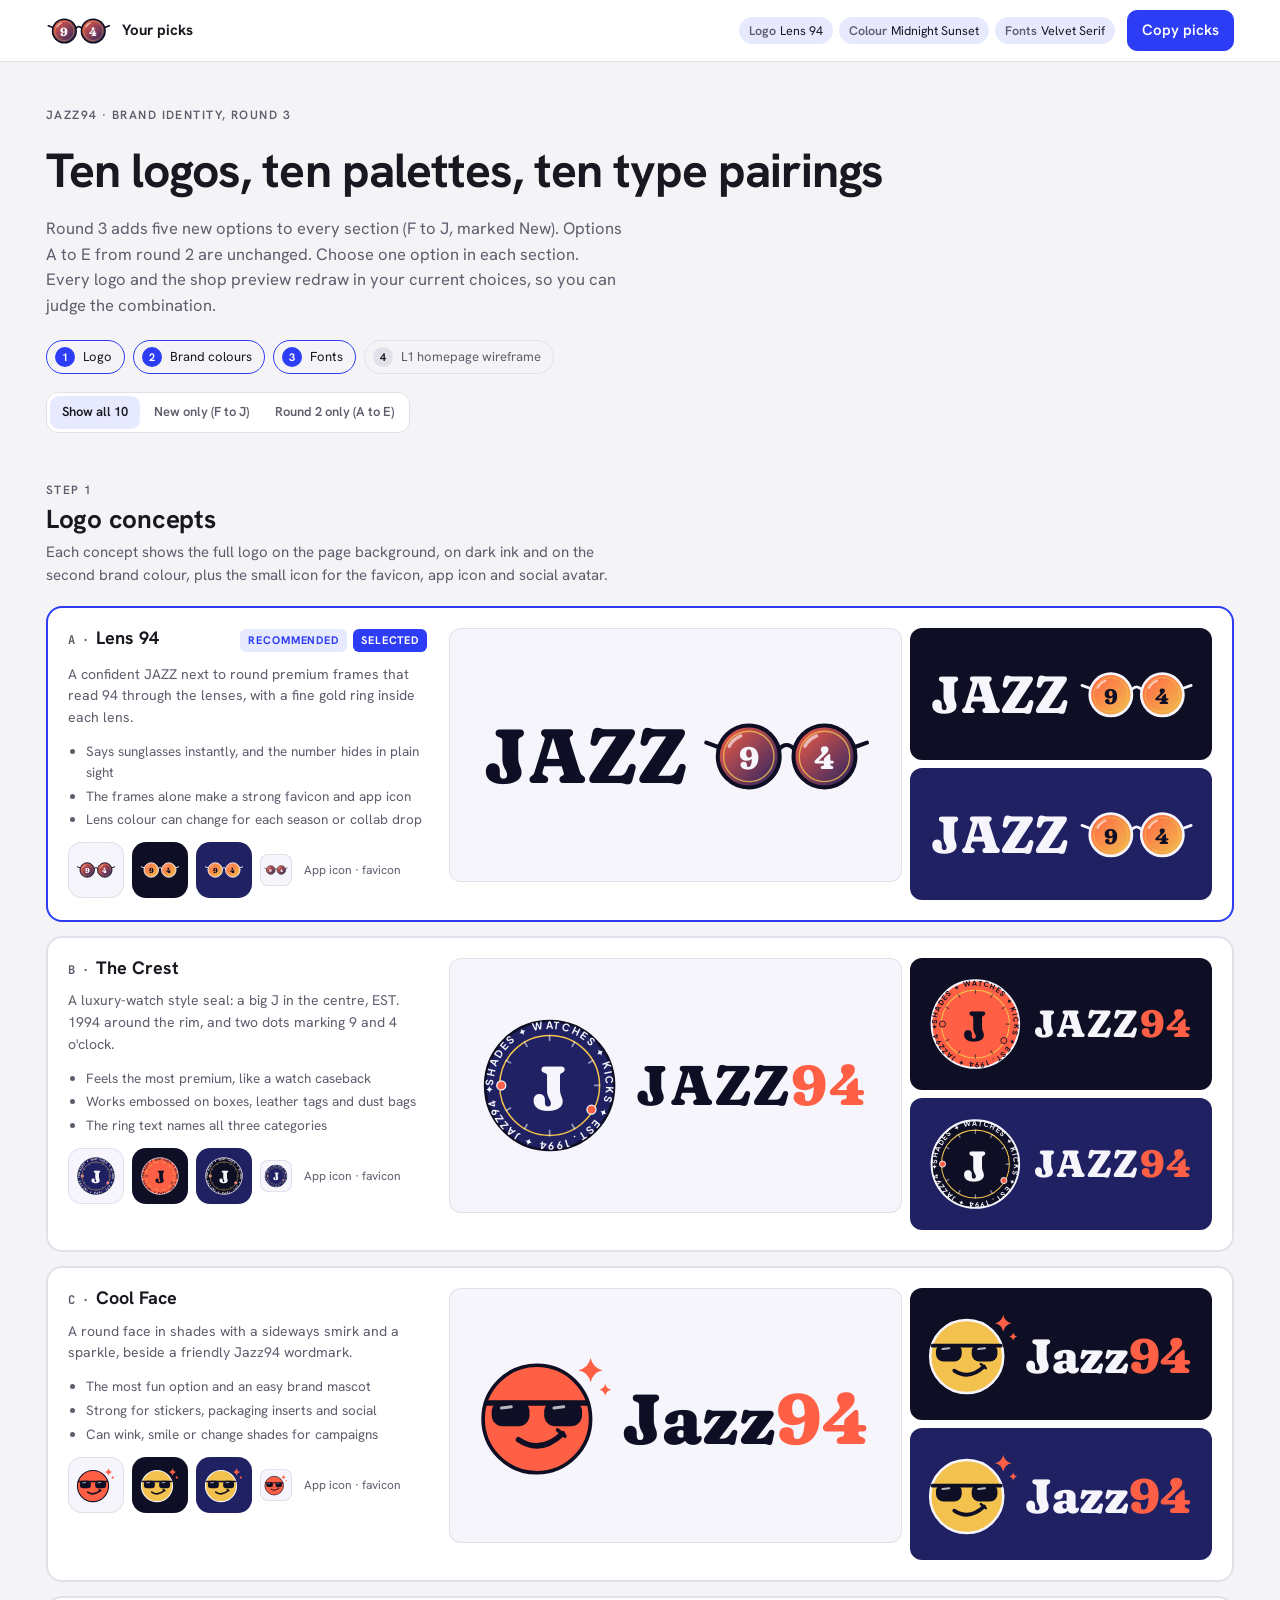
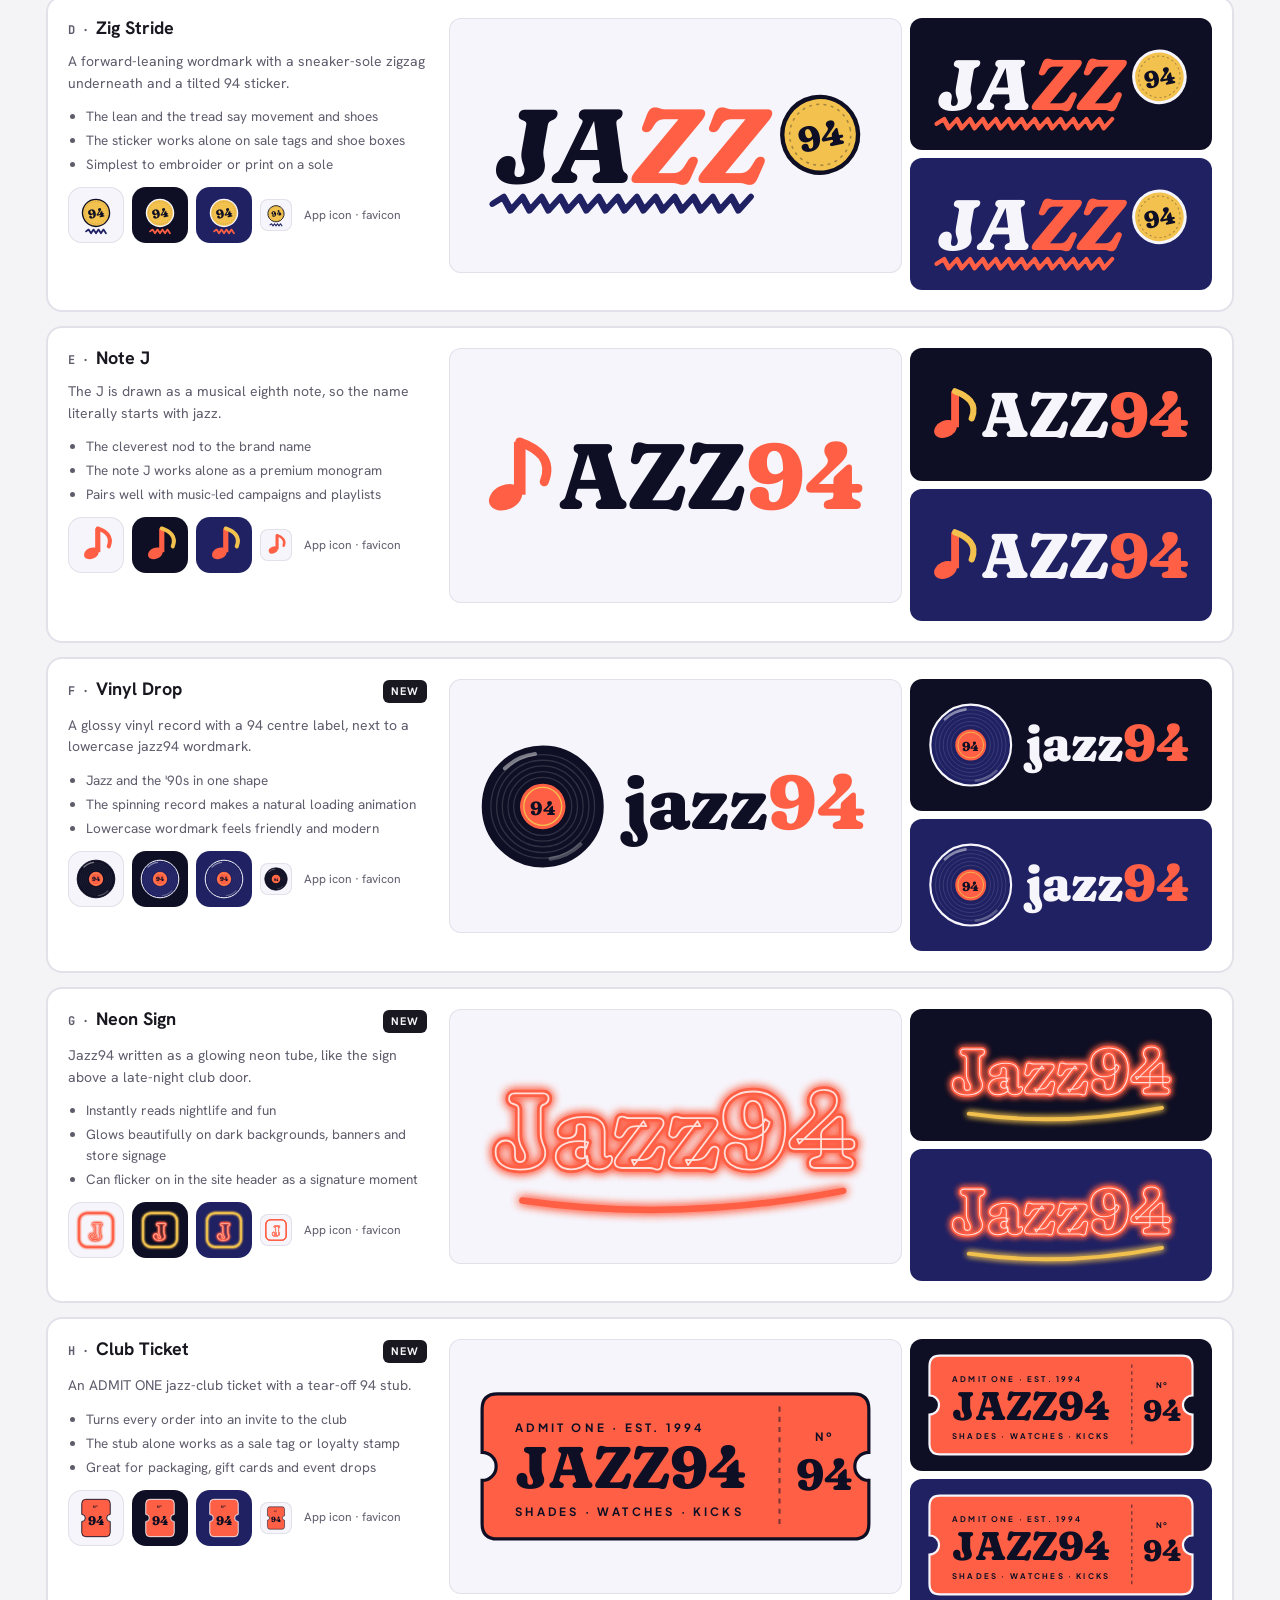
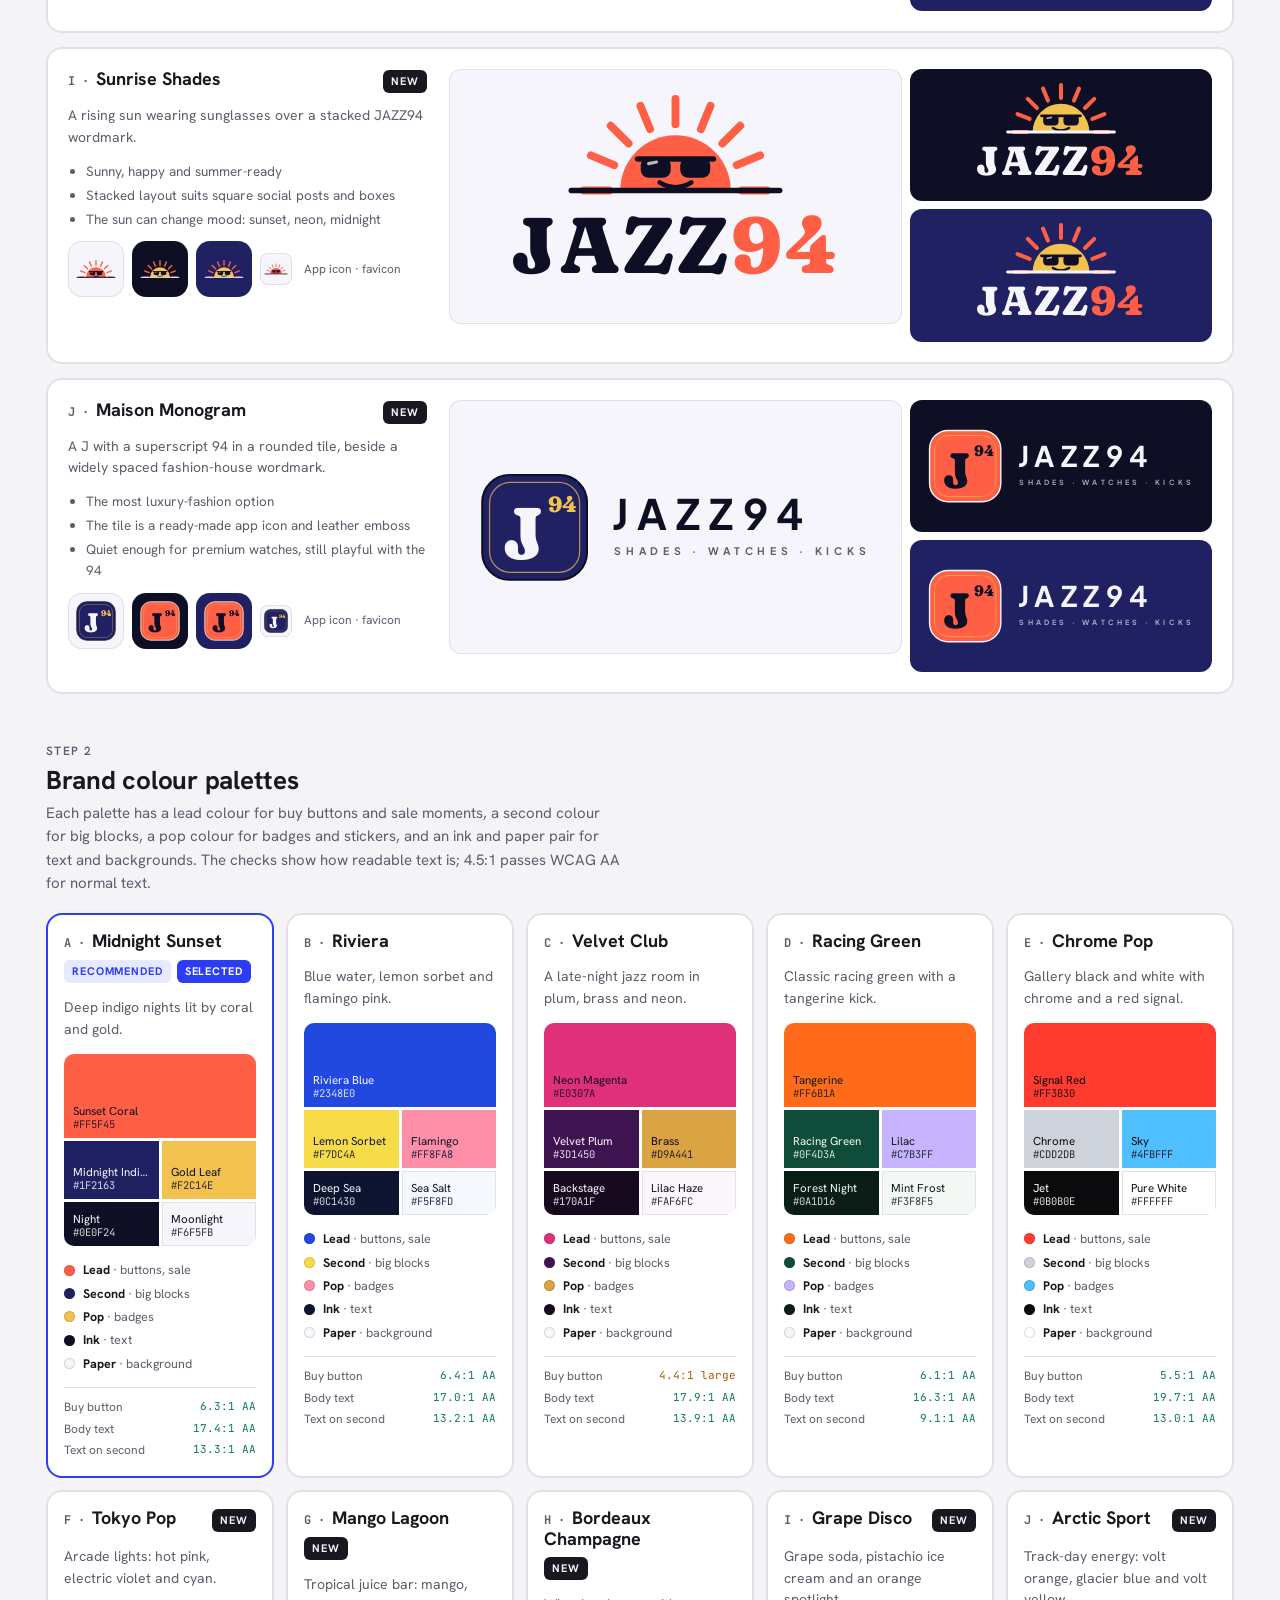
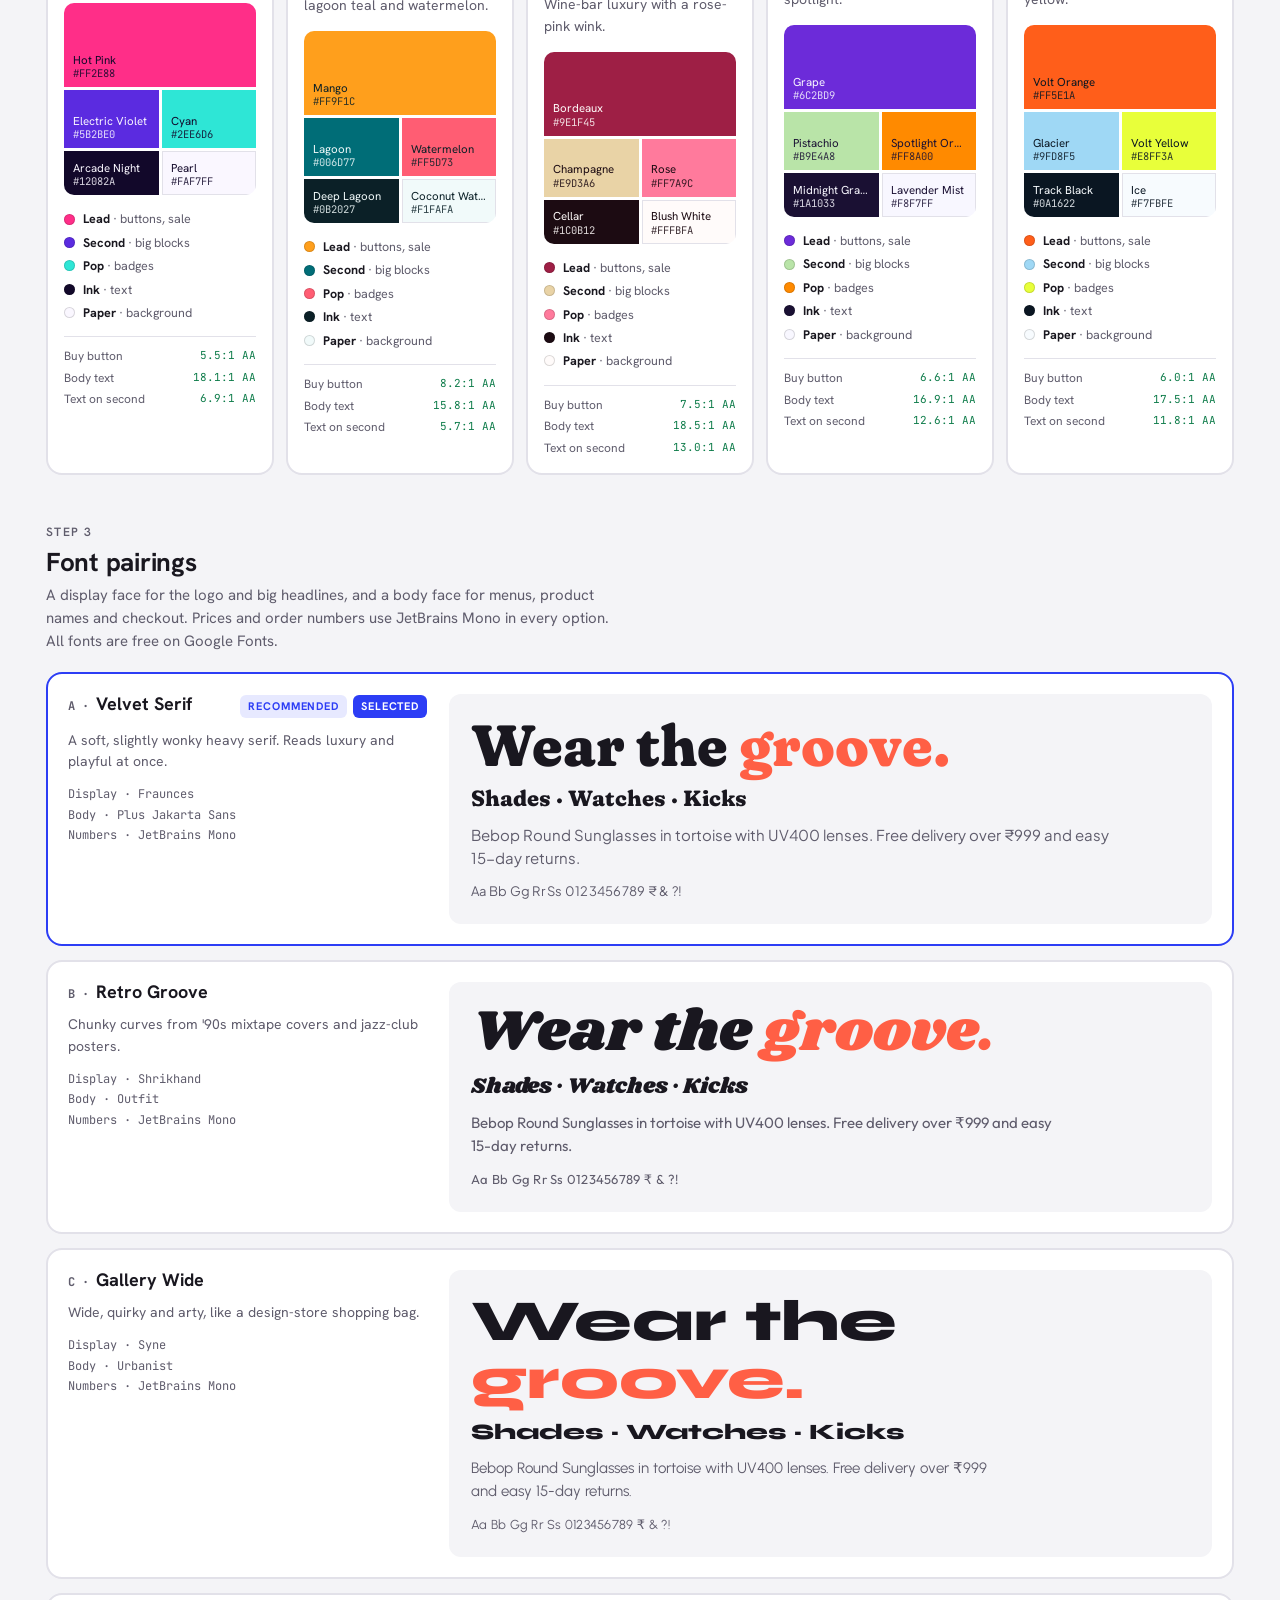
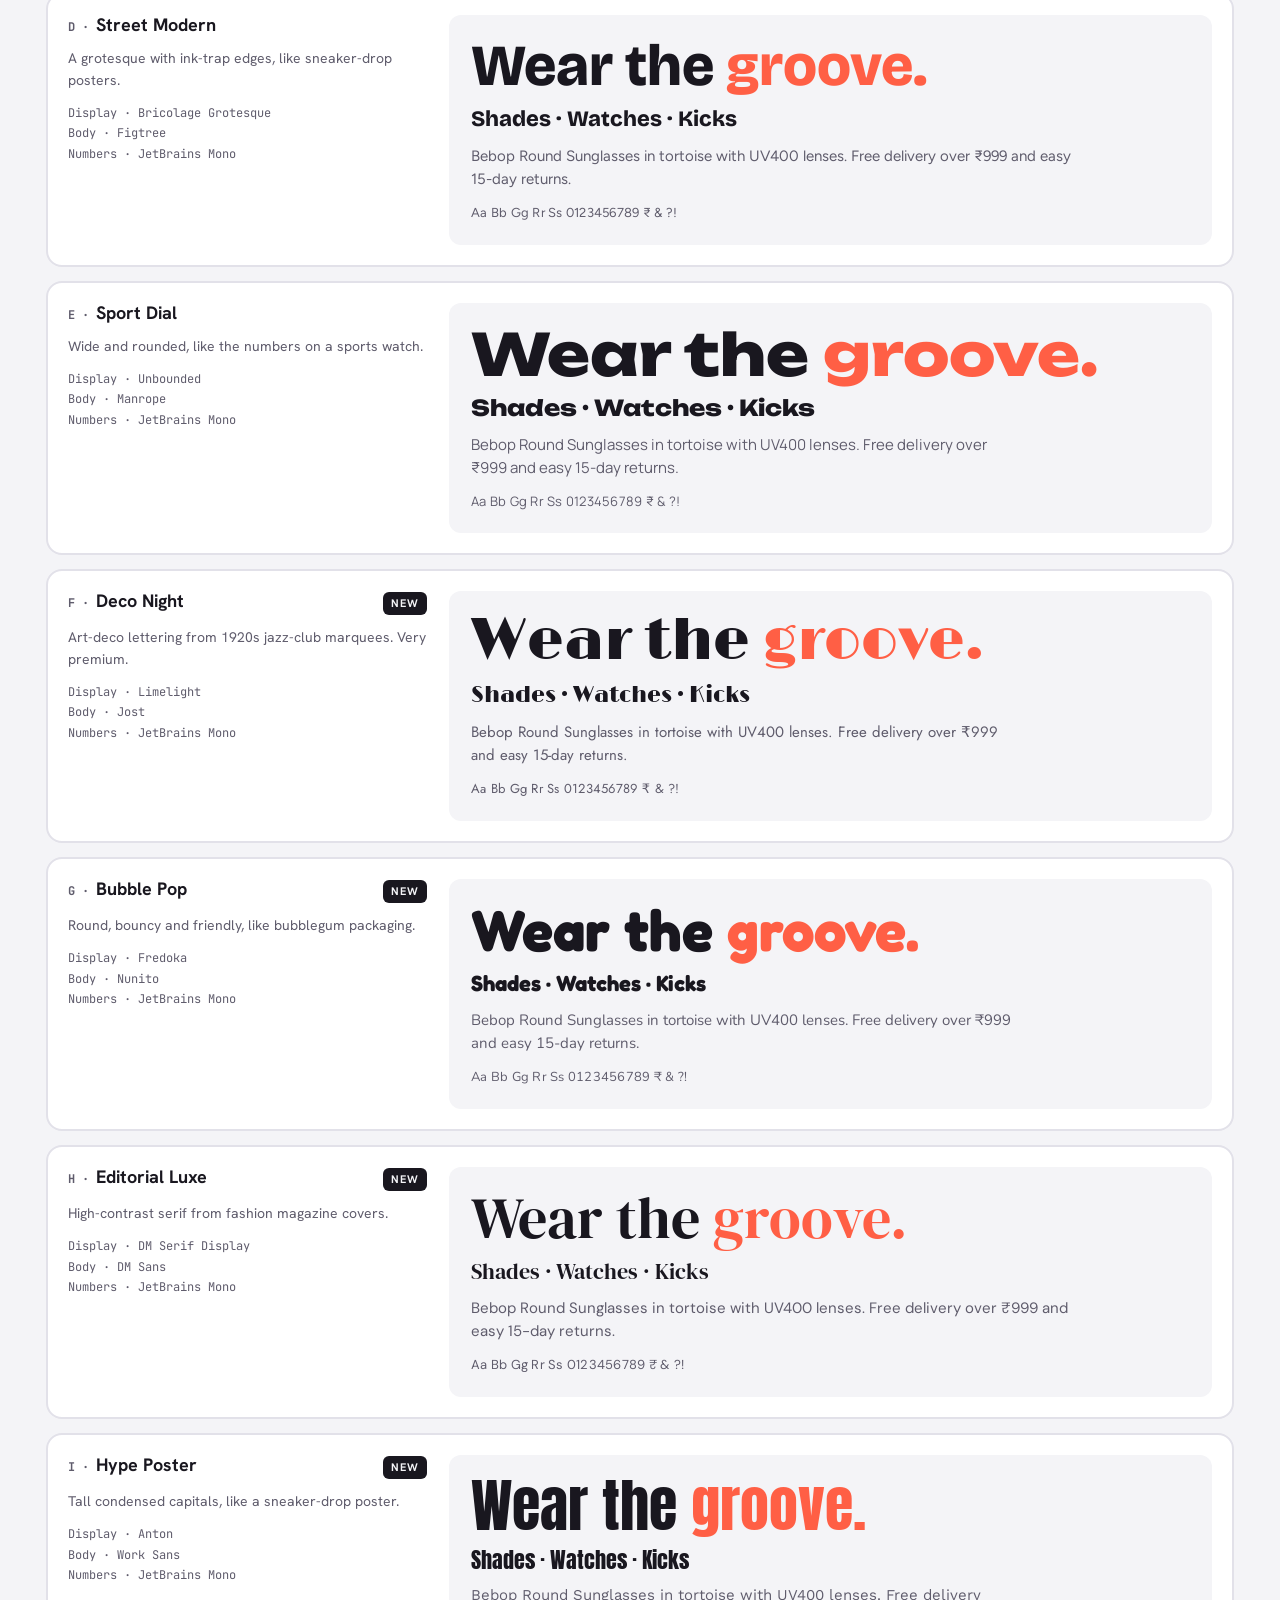
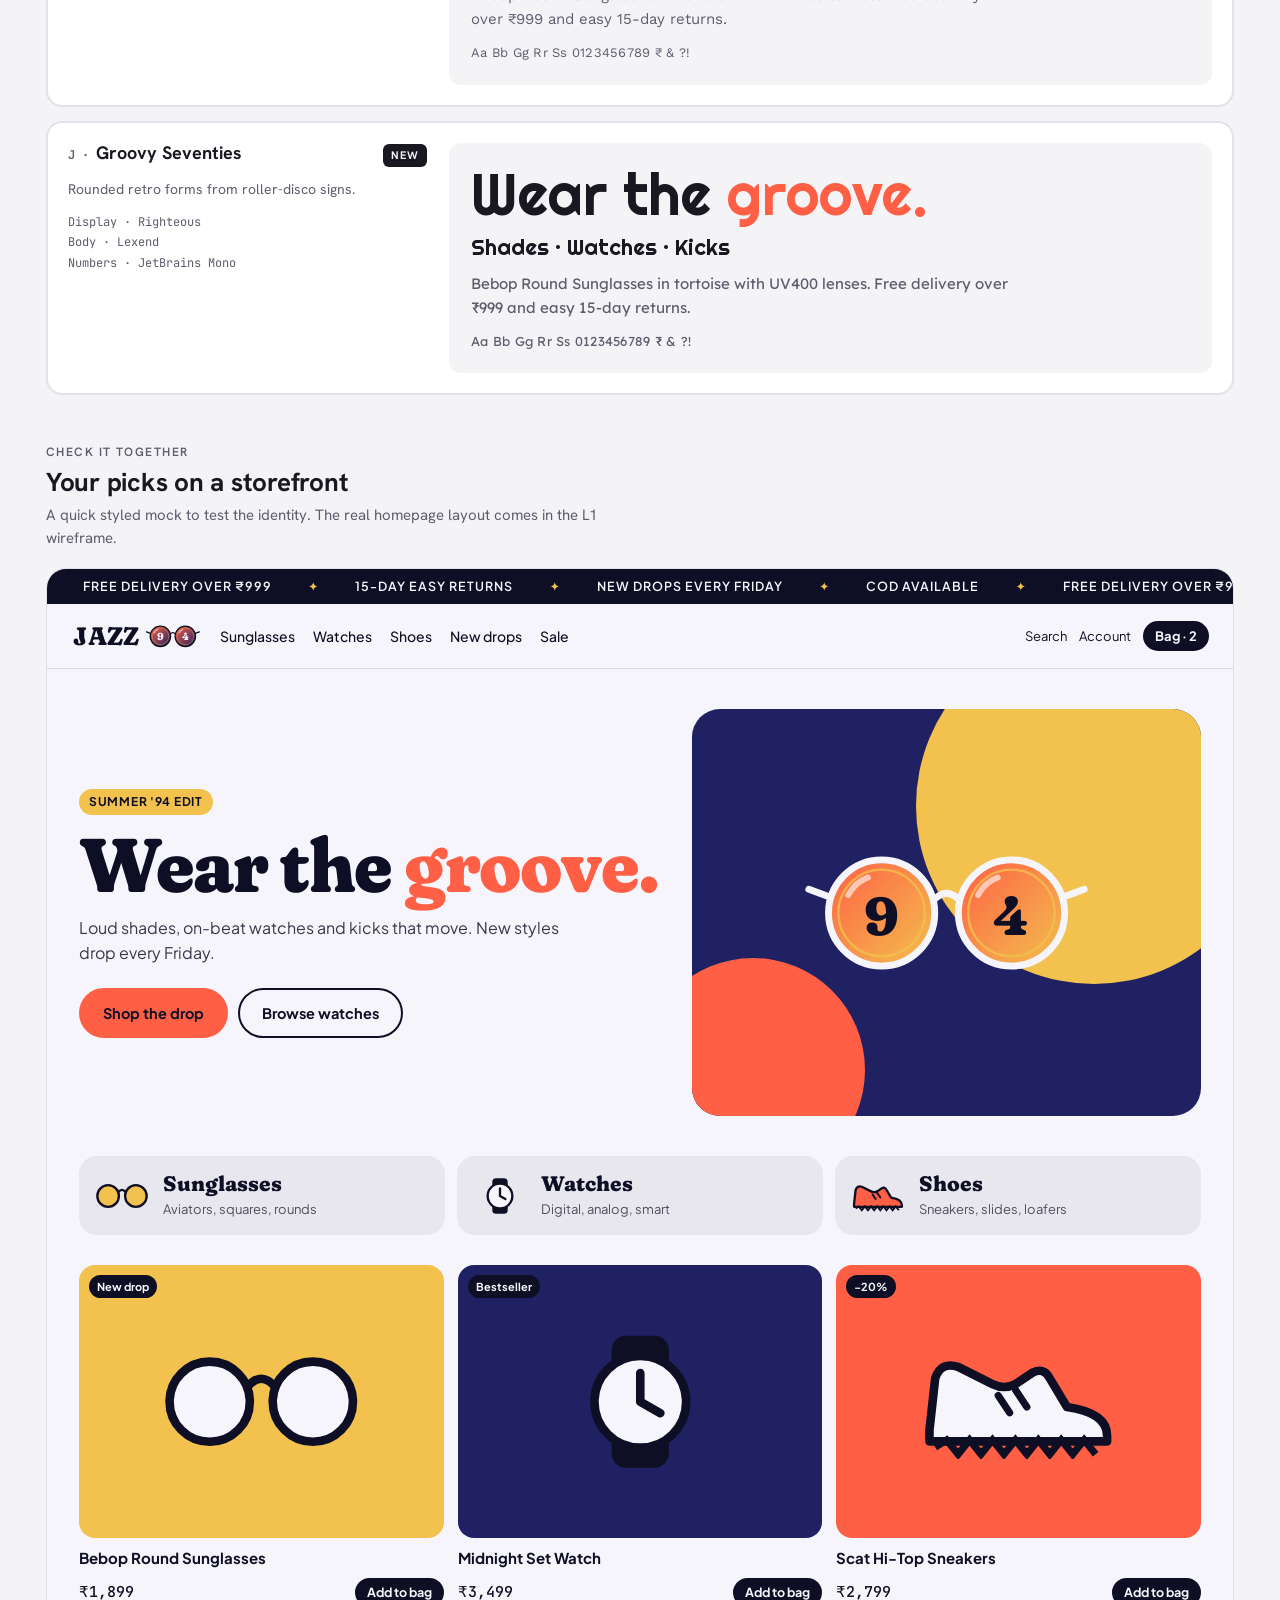
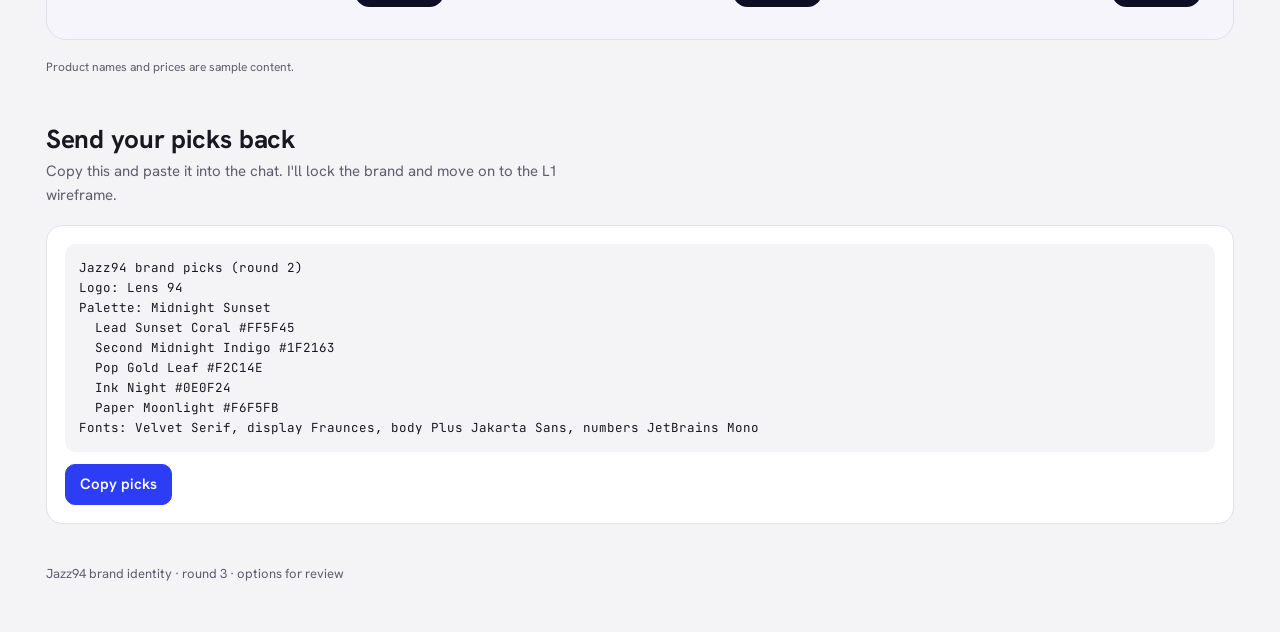
<file: 06-reference/logo-explorations.html>
<!doctype html>
<html lang="en">
<head>
<meta charset="utf-8">
<meta name="viewport" content="width=device-width, initial-scale=1, viewport-fit=cover">
<style>html,body{margin:0}</style>
</head>
<body>
<title>Jazz94 Brand Kit</title>
<meta name="claude:viewport-fit-sides" content="cover">
<link rel="preconnect" href="https://fonts.googleapis.com">
<link rel="preconnect" href="https://fonts.gstatic.com" crossorigin>
<link rel="stylesheet" href="https://fonts.googleapis.com/css2?family=Bricolage+Grotesque:opsz,wght@12..96,400..800&family=Figtree:wght@400;500;700&family=Fraunces:opsz,wght,SOFT,WONK@9..144,400..900,0..100,0..1&family=Hanken+Grotesk:wght@400;500;600;700&family=JetBrains+Mono:wght@400;500&family=Manrope:wght@400;500;700&family=Outfit:wght@400;500;700&family=Plus+Jakarta+Sans:wght@400;500;700&family=Shrikhand&family=Syne:wght@700;800&family=Unbounded:wght@400;700;800&family=Urbanist:wght@400;500;700&family=Limelight&family=Jost:wght@400;500;700&family=Fredoka:wght@400..700&family=Nunito:wght@400;600;700&family=DM+Serif+Display&family=DM+Sans:wght@400;500;700&family=Anton&family=Work+Sans:wght@400;500;700&family=Righteous&family=Lexend:wght@400;500;700&display=swap">
<style>
/* Layout: a single working column. Logos and fonts are wide rows (name and rationale left, large specimens right); palettes sit five across. A live storefront preview and a sticky picks bar close the loop. Chrome stays neutral so the brand options carry all the colour. */
:root {
  --bg: #F4F4F7;
  --surface: #FFFFFF;
  --fg: #19171F;
  --muted: #5F5C6C;
  --line: #E2E1E9;
  --accent: #2C3DF5;
  --accent-soft: #E7E9FF;
  --on-accent: #FFFFFF;
  --pass: #0E7C4A;
  --warn: #A35A00;
  --font-ui: "Hanken Grotesk", "Segoe UI", system-ui, sans-serif;
  --font-mono: "JetBrains Mono", ui-monospace, "SFMono-Regular", Menlo, monospace;
  --radius: 16px;
}
@media (prefers-color-scheme: dark) {
  :root:not([data-theme="light"]) {
    --bg: #121117; --surface: #1C1B23; --fg: #F1F0F6; --muted: #A4A1B3; --line: #2F2D3A;
    --accent: #8F99FF; --accent-soft: #262A52; --on-accent: #121117; --pass: #5BD39A; --warn: #F2B45A;
    color-scheme: dark;
  }
}
:root[data-theme="dark"] {
  --bg: #121117; --surface: #1C1B23; --fg: #F1F0F6; --muted: #A4A1B3; --line: #2F2D3A;
  --accent: #8F99FF; --accent-soft: #262A52; --on-accent: #121117; --pass: #5BD39A; --warn: #F2B45A;
  color-scheme: dark;
}

* { box-sizing: border-box; }
body { background: var(--bg); color: var(--fg); font-family: var(--font-ui); font-size: 15px; line-height: 1.55; }
body::before {
  content: ""; position: fixed; inset: 0 0 auto; height: env(safe-area-inset-top, 0px);
  z-index: 10; background: var(--surface);
}
.wrap {
  max-width: 1220px; margin: 0 auto;
  padding-left: max(16px, env(safe-area-inset-left, 0px));
  padding-right: max(16px, env(safe-area-inset-right, 0px));
}
h1, h2, h3 { text-wrap: balance; margin: 0; line-height: 1.15; }
p { margin: 0; }
.eyebrow { font-size: 12px; font-weight: 600; letter-spacing: .12em; text-transform: uppercase; color: var(--muted); }

/* Sticky picks bar */
.picks-bar {
  position: sticky; top: env(safe-area-inset-top, 0px); z-index: 9;
  background: color-mix(in srgb, var(--surface) 92%, transparent);
  backdrop-filter: blur(10px); border-bottom: 1px solid var(--line);
}
.picks-bar .wrap { display: flex; align-items: center; gap: 12px; flex-wrap: wrap; padding-block: 10px; }
.picks-bar .brand { font-weight: 700; margin-right: auto; display: flex; align-items: center; gap: 10px; }
.picks-bar .brand svg { height: 28px; width: auto; display: block; }
.chips { display: flex; gap: 6px; flex-wrap: wrap; }
.chip { font-size: 12.5px; padding: 4px 10px; border-radius: 999px; background: var(--accent-soft); color: var(--fg); white-space: nowrap; }
.chip b { font-weight: 600; color: var(--muted); margin-right: 4px; }
button {
  font: inherit; cursor: pointer; border-radius: 10px; border: 1px solid var(--line);
  background: var(--surface); color: var(--fg); padding: 8px 14px; font-weight: 600;
}
button.primary { background: var(--accent); border-color: var(--accent); color: var(--on-accent); }
button:focus-visible, .opt:focus-within { outline: 3px solid var(--accent); outline-offset: 2px; }

/* Intro */
header.intro { padding-block: 44px 8px; }
header.intro .wrap { display: grid; gap: 18px; }
header.intro h1 { font-size: clamp(30px, 5vw, 48px); font-weight: 700; letter-spacing: -.02em; }
header.intro .lede { color: var(--muted); max-width: 64ch; font-size: 16.5px; }
.steps { display: flex; gap: 8px; flex-wrap: wrap; list-style: none; padding: 0; margin: 4px 0 0; counter-reset: s; }
.steps li {
  counter-increment: s; font-size: 13px; padding: 6px 12px 6px 8px; border-radius: 999px;
  border: 1px solid var(--line); color: var(--muted); display: flex; align-items: center; gap: 8px;
}
.steps li::before {
  content: counter(s); width: 20px; height: 20px; border-radius: 50%; display: grid; place-items: center;
  font-size: 11px; font-weight: 700; background: var(--line); color: var(--fg);
}
.steps li.now { border-color: var(--accent); color: var(--fg); }
.steps li.now::before { background: var(--accent); color: var(--on-accent); }

/* Sections */
section.block { padding-block: 40px 8px; }
section.block > .wrap { display: grid; gap: 18px; }
.sec-head { display: grid; gap: 6px; }
.sec-head h2 { font-size: 26px; font-weight: 700; letter-spacing: -.01em; }
.sec-head p { color: var(--muted); max-width: 72ch; }

.stack { display: grid; gap: 14px; }
.grid5 { display: grid; grid-template-columns: repeat(5, minmax(0, 1fr)); gap: 12px; }
@media (max-width: 1100px) { .grid5 { grid-template-columns: repeat(2, minmax(0, 1fr)); } }
@media (max-width: 560px) { .grid5 { grid-template-columns: 1fr; } }

/* Option cards */
.opt {
  position: relative; display: grid; gap: 14px; align-content: start;
  background: var(--surface); border: 2px solid var(--line); border-radius: var(--radius);
  padding: 16px; cursor: pointer; transition: border-color .15s;
}
.opt:hover { border-color: color-mix(in srgb, var(--accent) 45%, var(--line)); }
.opt input { position: absolute; opacity: 0; pointer-events: none; }
.opt.is-selected { border-color: var(--accent); }
.opt-top { display: flex; align-items: baseline; justify-content: space-between; gap: 8px; flex-wrap: wrap; }
.opt-top h3 { font-size: 18px; font-weight: 700; }
.opt-top .tags { display: flex; gap: 6px; }
.tag { font-size: 11px; font-weight: 700; letter-spacing: .08em; text-transform: uppercase; padding: 3px 8px; border-radius: 6px; white-space: nowrap; }
.tag.rec { background: var(--accent-soft); color: var(--accent); }
.tag.sel { background: var(--accent); color: var(--on-accent); }
.tag.new { background: var(--fg); color: var(--bg); }
.filter { display: inline-flex; border: 1px solid var(--line); border-radius: 12px; padding: 3px; background: var(--surface); gap: 2px; width: fit-content; max-width: 100%; flex-wrap: wrap; }
.filter button { border: 0; padding: 6px 12px; font-size: 13px; border-radius: 9px; background: transparent; color: var(--muted); }
.filter button[aria-pressed="true"] { background: var(--accent-soft); color: var(--fg); }
.opt:not(.is-selected) .tag.sel { display: none; }
.opt .idea { color: var(--muted); font-size: 14px; }
.opt ul { margin: 0; padding-left: 18px; font-size: 13.5px; color: var(--muted); display: grid; gap: 3px; }
.opt .num { font-family: var(--font-mono); font-size: 12px; color: var(--muted); }

/* Wide rows (logos, fonts) */
.row-opt { grid-template-columns: minmax(0, 0.8fr) minmax(0, 1.7fr); gap: 22px; align-items: start; padding: 20px; }
.row-opt .meta { display: grid; gap: 12px; align-content: start; }
@media (max-width: 860px) { .row-opt { grid-template-columns: 1fr; padding: 16px; } }

/* Logo tiles */
.tiles { display: grid; grid-template-columns: 1.5fr 1fr; grid-template-rows: auto auto; gap: 8px; }
.tile { border-radius: 12px; display: grid; place-items: center; overflow: hidden; max-width: 100%; }
.tile svg { width: 100%; height: 100%; display: block; }
.tile.hero { grid-row: 1 / 3; aspect-ratio: 16 / 9; padding: 22px 28px; }
.tile.small { aspect-ratio: 16 / 7; padding: 12px 16px; }
@media (max-width: 560px) {
  .tiles { grid-template-columns: 1fr 1fr; }
  .tile.hero { grid-column: 1 / -1; grid-row: auto; }
}
.icons { display: flex; gap: 8px; align-items: center; flex-wrap: wrap; }
.icon-tile { width: 56px; height: 56px; border-radius: 14px; display: grid; place-items: center; padding: 8px; }
.icon-tile.sm { width: 32px; height: 32px; border-radius: 8px; padding: 4px; }
.icon-tile svg { width: 100%; height: 100%; display: block; }
.icons .cap { font-size: 12px; color: var(--muted); margin-left: 4px; }

/* Palette cards */
.swatches { display: grid; grid-template-columns: 1fr 1fr; grid-template-rows: 84px 58px 44px; gap: 3px; border-radius: 10px; overflow: hidden; }
.sw { padding: 7px 9px; display: flex; flex-direction: column; justify-content: flex-end; font-size: 11.5px; line-height: 1.25; min-width: 0; }
.sw span { overflow: hidden; text-overflow: ellipsis; white-space: nowrap; }
.sw .hex { font-family: var(--font-mono); font-size: 10.5px; opacity: .85; }
.sw.s-primary { grid-column: 1 / -1; }
.sw.s-paper { box-shadow: inset 0 0 0 1px var(--line); }
.roles { display: grid; grid-template-columns: auto minmax(0, 1fr); gap: 4px 8px; font-size: 12.5px; align-items: center; }
.roles .dot { width: 11px; height: 11px; border-radius: 50%; box-shadow: inset 0 0 0 1px rgba(0,0,0,.14); }
.roles .r { color: var(--muted); }
.checks { display: grid; gap: 3px; font-size: 12px; border-top: 1px solid var(--line); padding-top: 10px; }
.checks div { display: flex; justify-content: space-between; gap: 8px; }
.checks .r { color: var(--muted); }
.ratio { font-family: var(--font-mono); font-size: 11px; font-variant-numeric: tabular-nums; white-space: nowrap; }
.pass { color: var(--pass); }
.warn { color: var(--warn); }

/* Type rows */
.spec { border-radius: 12px; padding: 22px; display: grid; gap: 12px; background: var(--bg); min-width: 0; }
.spec .big { font-size: clamp(36px, 5vw, 58px); line-height: 1; overflow-wrap: anywhere; }
.spec .h2 { font-size: 22px; line-height: 1.15; }
.spec .body { font-size: 15px; color: var(--muted); max-width: 60ch; }
.spec .glyphs { font-size: 13px; color: var(--muted); letter-spacing: .02em; overflow-wrap: anywhere; }
.fam { font-family: var(--font-mono); font-size: 12px; color: var(--muted); display: grid; gap: 2px; }

/* Storefront preview */
.preview { border-radius: 20px; overflow: hidden; border: 1px solid var(--line); background: var(--pv-paper); color: var(--pv-ink); font-family: var(--pv-body); }
.pv-strip { background: var(--pv-ink); color: var(--pv-paper); font-size: 12.5px; font-weight: 600; letter-spacing: .08em; padding: 8px 0; overflow: hidden; white-space: nowrap; }
.pv-strip .track { display: inline-flex; gap: 36px; padding-left: 36px; animation: marquee 26s linear infinite; }
.pv-strip .track span::after { content: "✦"; margin-left: 36px; color: var(--pv-pop); }
@keyframes marquee { to { transform: translateX(-50%); } }
.pv-nav { display: flex; align-items: center; gap: 18px; padding: 14px 24px; flex-wrap: wrap; border-bottom: 1px solid color-mix(in srgb, var(--pv-ink) 12%, transparent); }
.pv-nav .logo svg { height: 36px; width: auto; display: block; }
.pv-nav nav { display: flex; gap: 18px; font-size: 14px; font-weight: 500; flex-wrap: wrap; }
.pv-nav .tools { margin-left: auto; display: flex; gap: 12px; font-size: 13px; align-items: center; }
.pv-nav .bag { background: var(--pv-ink); color: var(--pv-paper); border-radius: 999px; padding: 5px 12px; font-weight: 700; }
.pv-hero { display: grid; grid-template-columns: 1.15fr 1fr; gap: 28px; padding: 40px 32px; align-items: center; }
@media (max-width: 760px) { .pv-hero { grid-template-columns: 1fr; padding: 24px 18px; } }
.pv-hero .kicker { display: inline-block; background: var(--pv-pop); color: var(--pv-on-pop); font-weight: 700; font-size: 12px; padding: 4px 10px; border-radius: 999px; letter-spacing: .06em; }
.pv-hero h3 { font-family: var(--pv-display); font-weight: var(--pv-display-w); font-variation-settings: var(--pv-fvs); font-size: clamp(40px, 6.4vw, 76px); line-height: .96; margin: 14px 0 14px; letter-spacing: -.015em; }
.pv-hero h3 em { font-style: normal; color: var(--pv-lead-text); }
.pv-hero p { font-size: 16px; max-width: 42ch; opacity: .82; }
.pv-ctas { display: flex; gap: 10px; margin-top: 22px; flex-wrap: wrap; }
.pv-btn { border-radius: 999px; padding: 12px 22px; font-weight: 700; font-size: 14.5px; border: 2px solid var(--pv-ink); color: var(--pv-ink); }
.pv-btn.solid { background: var(--pv-primary); border-color: var(--pv-primary); color: var(--pv-on-primary); }
.pv-art { position: relative; aspect-ratio: 5 / 4; max-width: 100%; border-radius: 28px; background: var(--pv-secondary); display: grid; place-items: center; overflow: hidden; }
.pv-art::before { content: ""; position: absolute; width: 70%; aspect-ratio: 1; border-radius: 50%; background: var(--pv-pop); right: -14%; top: -20%; }
.pv-art::after { content: ""; position: absolute; width: 44%; aspect-ratio: 1; border-radius: 50%; background: var(--pv-primary); left: -10%; bottom: -16%; }
.pv-art svg { position: relative; z-index: 1; width: 58%; height: auto; max-height: 80%; }
.pv-cats { display: grid; grid-template-columns: repeat(3, minmax(0, 1fr)); gap: 12px; padding: 0 32px 26px; }
@media (max-width: 760px) { .pv-cats { grid-template-columns: 1fr; padding: 0 18px 20px; } }
.pv-cat { border-radius: 18px; padding: 16px; display: flex; align-items: center; gap: 14px; background: color-mix(in srgb, var(--pv-ink) 6%, var(--pv-paper)); }
.pv-cat svg { width: 54px; height: 40px; flex: none; }
.pv-cat b { font-family: var(--pv-display); font-weight: var(--pv-display-w); font-variation-settings: var(--pv-fvs); font-size: 21px; display: block; line-height: 1.1; }
.pv-cat span { font-size: 13px; opacity: .7; }
.pv-products { display: grid; grid-template-columns: repeat(3, minmax(0, 1fr)); gap: 14px; padding: 4px 32px 32px; }
@media (max-width: 760px) { .pv-products { grid-template-columns: 1fr; padding: 4px 18px 22px; } }
.pv-card { display: grid; gap: 8px; }
.pv-card .img { aspect-ratio: 4 / 3; border-radius: 16px; display: grid; place-items: center; position: relative; max-width: 100%; }
.pv-card .img svg { width: 55%; height: auto; }
.pv-card .badge { position: absolute; top: 10px; left: 10px; background: var(--pv-ink); color: var(--pv-paper); font-size: 11px; font-weight: 700; padding: 3px 8px; border-radius: 999px; }
.pv-card .name { font-weight: 700; font-size: 15px; }
.pv-card .row { display: flex; justify-content: space-between; align-items: center; gap: 8px; }
.pv-card .price { font-family: var(--font-mono); font-weight: 500; font-variant-numeric: tabular-nums; }
.pv-card .add { font-size: 12.5px; font-weight: 700; border-radius: 999px; padding: 5px 12px; background: var(--pv-ink); color: var(--pv-paper); }
.pv-label { font-size: 12px; color: var(--muted); }

/* Summary */
.summary { background: var(--surface); border: 1px solid var(--line); border-radius: var(--radius); padding: 18px; display: grid; gap: 12px; }
.summary pre { margin: 0; font-family: var(--font-mono); font-size: 12.5px; line-height: 1.6; white-space: pre-wrap; overflow-wrap: anywhere; background: var(--bg); border-radius: 10px; padding: 14px; }
.summary .row { display: flex; gap: 10px; align-items: center; flex-wrap: wrap; }
.summary .status { font-size: 13px; color: var(--muted); }
footer { padding-block: 32px 48px; color: var(--muted); font-size: 13px; }

@media (prefers-reduced-motion: reduce) {
  * { transition: none !important; }
  .pv-strip .track { animation: none; }
}
</style>

<div class="picks-bar" role="region" aria-label="Your picks">
  <div class="wrap">
    <div class="brand"><span id="bar-logo" aria-hidden="true"></span><span>Your picks</span></div>
    <div class="chips" id="chips"></div>
    <button class="primary" id="copy-top" type="button">Copy picks</button>
  </div>
</div>

<header class="intro">
  <div class="wrap">
    <span class="eyebrow">Jazz94 · Brand identity, round 3</span>
    <h1>Ten logos, ten palettes, ten type pairings</h1>
    <p class="lede">Round 3 adds five new options to every section (F to J, marked New). Options A to E from round 2 are unchanged. Choose one option in each section. Every logo and the shop preview redraw in your current choices, so you can judge the combination.</p>
    <ol class="steps" aria-label="Project steps">
      <li class="now">Logo</li>
      <li class="now">Brand colours</li>
      <li class="now">Fonts</li>
      <li>L1 homepage wireframe</li>
    </ol>
    <div class="filter" role="group" aria-label="Which options to show">
      <button type="button" id="f-all" aria-pressed="true">Show all 10</button>
      <button type="button" id="f-new" aria-pressed="false">New only (F to J)</button>
      <button type="button" id="f-old" aria-pressed="false">Round 2 only (A to E)</button>
    </div>
  </div>
</header>

<section class="block" aria-labelledby="h-logo">
  <div class="wrap">
    <div class="sec-head">
      <span class="eyebrow">Step 1</span>
      <h2 id="h-logo">Logo concepts</h2>
      <p>Each concept shows the full logo on the page background, on dark ink and on the second brand colour, plus the small icon for the favicon, app icon and social avatar.</p>
    </div>
    <div class="stack" id="logos" role="radiogroup" aria-label="Logo concept"></div>
  </div>
</section>

<section class="block" aria-labelledby="h-colour">
  <div class="wrap">
    <div class="sec-head">
      <span class="eyebrow">Step 2</span>
      <h2 id="h-colour">Brand colour palettes</h2>
      <p>Each palette has a lead colour for buy buttons and sale moments, a second colour for big blocks, a pop colour for badges and stickers, and an ink and paper pair for text and backgrounds. The checks show how readable text is; 4.5:1 passes WCAG AA for normal text.</p>
    </div>
    <div class="grid5" id="palettes" role="radiogroup" aria-label="Colour palette"></div>
  </div>
</section>

<section class="block" aria-labelledby="h-type">
  <div class="wrap">
    <div class="sec-head">
      <span class="eyebrow">Step 3</span>
      <h2 id="h-type">Font pairings</h2>
      <p>A display face for the logo and big headlines, and a body face for menus, product names and checkout. Prices and order numbers use JetBrains Mono in every option. All fonts are free on Google Fonts.</p>
    </div>
    <div class="stack" id="fonts" role="radiogroup" aria-label="Font pairing"></div>
  </div>
</section>

<section class="block" aria-labelledby="h-preview">
  <div class="wrap">
    <div class="sec-head">
      <span class="eyebrow">Check it together</span>
      <h2 id="h-preview">Your picks on a storefront</h2>
      <p>A quick styled mock to test the identity. The real homepage layout comes in the L1 wireframe.</p>
    </div>
    <div class="preview" id="preview"></div>
    <p class="pv-label">Product names and prices are sample content.</p>
  </div>
</section>

<section class="block" aria-labelledby="h-sum">
  <div class="wrap">
    <div class="sec-head">
      <h2 id="h-sum">Send your picks back</h2>
      <p>Copy this and paste it into the chat. I'll lock the brand and move on to the L1 wireframe.</p>
    </div>
    <div class="summary">
      <pre id="summary-text"></pre>
      <div class="row">
        <button class="primary" id="copy-bottom" type="button">Copy picks</button>
        <span class="status" id="copy-status" role="status"></span>
      </div>
    </div>
  </div>
</section>

<footer><div class="wrap">Jazz94 brand identity · round 3 · options for review</div></footer>

<script>
(function () {
  const NS = "http://www.w3.org/2000/svg";

  const LOGOS = [
    { id: "lens", name: "Lens 94", rec: true,
      idea: "A confident JAZZ next to round premium frames that read 94 through the lenses, with a fine gold ring inside each lens.",
      why: ["Says sunglasses instantly, and the number hides in plain sight", "The frames alone make a strong favicon and app icon", "Lens colour can change for each season or collab drop"] },
    { id: "crest", name: "The Crest", rec: false,
      idea: "A luxury-watch style seal: a big J in the centre, EST. 1994 around the rim, and two dots marking 9 and 4 o'clock.",
      why: ["Feels the most premium, like a watch caseback", "Works embossed on boxes, leather tags and dust bags", "The ring text names all three categories"] },
    { id: "face", name: "Cool Face", rec: false,
      idea: "A round face in shades with a sideways smirk and a sparkle, beside a friendly Jazz94 wordmark.",
      why: ["The most fun option and an easy brand mascot", "Strong for stickers, packaging inserts and social", "Can wink, smile or change shades for campaigns"] },
    { id: "stride", name: "Zig Stride", rec: false,
      idea: "A forward-leaning wordmark with a sneaker-sole zigzag underneath and a tilted 94 sticker.",
      why: ["The lean and the tread say movement and shoes", "The sticker works alone on sale tags and shoe boxes", "Simplest to embroider or print on a sole"] },
    { id: "note", name: "Note J", rec: false,
      idea: "The J is drawn as a musical eighth note, so the name literally starts with jazz.",
      why: ["The cleverest nod to the brand name", "The note J works alone as a premium monogram", "Pairs well with music-led campaigns and playlists"] },
    { id: "vinyl", name: "Vinyl Drop", isNew: true,
      idea: "A glossy vinyl record with a 94 centre label, next to a lowercase jazz94 wordmark.",
      why: ["Jazz and the '90s in one shape", "The spinning record makes a natural loading animation", "Lowercase wordmark feels friendly and modern"] },
    { id: "neon", name: "Neon Sign", isNew: true,
      idea: "Jazz94 written as a glowing neon tube, like the sign above a late-night club door.",
      why: ["Instantly reads nightlife and fun", "Glows beautifully on dark backgrounds, banners and store signage", "Can flicker on in the site header as a signature moment"] },
    { id: "ticket", name: "Club Ticket", isNew: true,
      idea: "An ADMIT ONE jazz-club ticket with a tear-off 94 stub.",
      why: ["Turns every order into an invite to the club", "The stub alone works as a sale tag or loyalty stamp", "Great for packaging, gift cards and event drops"] },
    { id: "sun", name: "Sunrise Shades", isNew: true,
      idea: "A rising sun wearing sunglasses over a stacked JAZZ94 wordmark.",
      why: ["Sunny, happy and summer-ready", "Stacked layout suits square social posts and boxes", "The sun can change mood: sunset, neon, midnight"] },
    { id: "mono", name: "Maison Monogram", isNew: true,
      idea: "A J with a superscript 94 in a rounded tile, beside a widely spaced fashion-house wordmark.",
      why: ["The most luxury-fashion option", "The tile is a ready-made app icon and leather emboss", "Quiet enough for premium watches, still playful with the 94"] }
  ];

  const PALETTES = [
    { id: "sunset", name: "Midnight Sunset", rec: true, mood: "Deep indigo nights lit by coral and gold.",
      c: { primary: ["Sunset Coral", "#FF5F45"], secondary: ["Midnight Indigo", "#1F2163"], pop: ["Gold Leaf", "#F2C14E"], ink: ["Night", "#0E0F24"], paper: ["Moonlight", "#F6F5FB"] } },
    { id: "riviera", name: "Riviera", rec: false, mood: "Blue water, lemon sorbet and flamingo pink.",
      c: { primary: ["Riviera Blue", "#2348E0"], secondary: ["Lemon Sorbet", "#F7DC4A"], pop: ["Flamingo", "#FF8FA8"], ink: ["Deep Sea", "#0C1430"], paper: ["Sea Salt", "#F5F8FD"] } },
    { id: "velvet", name: "Velvet Club", rec: false, mood: "A late-night jazz room in plum, brass and neon.",
      c: { primary: ["Neon Magenta", "#E0307A"], secondary: ["Velvet Plum", "#3D1450"], pop: ["Brass", "#D9A441"], ink: ["Backstage", "#170A1F"], paper: ["Lilac Haze", "#FAF6FC"] } },
    { id: "racing", name: "Racing Green", rec: false, mood: "Classic racing green with a tangerine kick.",
      c: { primary: ["Tangerine", "#FF6B1A"], secondary: ["Racing Green", "#0F4D3A"], pop: ["Lilac", "#C7B3FF"], ink: ["Forest Night", "#0A1D16"], paper: ["Mint Frost", "#F3F8F5"] } },
    { id: "chrome", name: "Chrome Pop", rec: false, mood: "Gallery black and white with chrome and a red signal.",
      c: { primary: ["Signal Red", "#FF3B30"], secondary: ["Chrome", "#CDD2DB"], pop: ["Sky", "#4FBFFF"], ink: ["Jet", "#0B0B0E"], paper: ["Pure White", "#FFFFFF"] } },
    { id: "tokyo", name: "Tokyo Pop", isNew: true, mood: "Arcade lights: hot pink, electric violet and cyan.",
      c: { primary: ["Hot Pink", "#FF2E88"], secondary: ["Electric Violet", "#5B2BE0"], pop: ["Cyan", "#2EE6D6"], ink: ["Arcade Night", "#12082A"], paper: ["Pearl", "#FAF7FF"] } },
    { id: "mango", name: "Mango Lagoon", isNew: true, mood: "Tropical juice bar: mango, lagoon teal and watermelon.",
      c: { primary: ["Mango", "#FF9F1C"], secondary: ["Lagoon", "#006D77"], pop: ["Watermelon", "#FF5D73"], ink: ["Deep Lagoon", "#0B2027"], paper: ["Coconut Water", "#F1FAFA"] } },
    { id: "bordeaux", name: "Bordeaux Champagne", isNew: true, mood: "Wine-bar luxury with a rose-pink wink.",
      c: { primary: ["Bordeaux", "#9E1F45"], secondary: ["Champagne", "#E9D3A6"], pop: ["Rose", "#FF7A9C"], ink: ["Cellar", "#1C0B12"], paper: ["Blush White", "#FFFBFA"] } },
    { id: "grape", name: "Grape Disco", isNew: true, mood: "Grape soda, pistachio ice cream and an orange spotlight.",
      c: { primary: ["Grape", "#6C2BD9"], secondary: ["Pistachio", "#B9E4A8"], pop: ["Spotlight Orange", "#FF8A00"], ink: ["Midnight Grape", "#1A1033"], paper: ["Lavender Mist", "#F8F7FF"] } },
    { id: "arctic", name: "Arctic Sport", isNew: true, mood: "Track-day energy: volt orange, glacier blue and volt yellow.",
      c: { primary: ["Volt Orange", "#FF5E1A"], secondary: ["Glacier", "#9FD8F5"], pop: ["Volt Yellow", "#E8FF3A"], ink: ["Track Black", "#0A1622"], paper: ["Ice", "#F7FBFE"] } }
  ];

  const FONTS = [
    { id: "velvet", name: "Velvet Serif", rec: true, mood: "A soft, slightly wonky heavy serif. Reads luxury and playful at once.",
      display: { family: "Fraunces", weight: 800, fvs: "'SOFT' 100, 'WONK' 1", stack: "'Fraunces', Georgia, serif" },
      body: { family: "Plus Jakarta Sans", stack: "'Plus Jakarta Sans', system-ui, sans-serif" } },
    { id: "groove", name: "Retro Groove", rec: false, mood: "Chunky curves from '90s mixtape covers and jazz-club posters.",
      display: { family: "Shrikhand", weight: 400, fvs: "normal", stack: "'Shrikhand', 'Cooper Black', Georgia, serif" },
      body: { family: "Outfit", stack: "'Outfit', system-ui, sans-serif" } },
    { id: "gallery", name: "Gallery Wide", rec: false, mood: "Wide, quirky and arty, like a design-store shopping bag.",
      display: { family: "Syne", weight: 800, fvs: "normal", stack: "'Syne', 'Arial Black', system-ui, sans-serif" },
      body: { family: "Urbanist", stack: "'Urbanist', system-ui, sans-serif" } },
    { id: "street", name: "Street Modern", rec: false, mood: "A grotesque with ink-trap edges, like sneaker-drop posters.",
      display: { family: "Bricolage Grotesque", weight: 800, fvs: "normal", stack: "'Bricolage Grotesque', 'Arial Black', system-ui, sans-serif" },
      body: { family: "Figtree", stack: "'Figtree', system-ui, sans-serif" } },
    { id: "wide", name: "Sport Dial", rec: false, mood: "Wide and rounded, like the numbers on a sports watch.",
      display: { family: "Unbounded", weight: 800, fvs: "normal", stack: "'Unbounded', 'Arial Black', system-ui, sans-serif" },
      body: { family: "Manrope", stack: "'Manrope', system-ui, sans-serif" } },
    { id: "deco", name: "Deco Night", isNew: true, mood: "Art-deco lettering from 1920s jazz-club marquees. Very premium.",
      display: { family: "Limelight", weight: 400, fvs: "normal", stack: "'Limelight', Georgia, serif" },
      body: { family: "Jost", stack: "'Jost', system-ui, sans-serif" } },
    { id: "bubble", name: "Bubble Pop", isNew: true, mood: "Round, bouncy and friendly, like bubblegum packaging.",
      display: { family: "Fredoka", weight: 700, fvs: "normal", stack: "'Fredoka', 'Arial Rounded MT Bold', system-ui, sans-serif" },
      body: { family: "Nunito", stack: "'Nunito', system-ui, sans-serif" } },
    { id: "editorial", name: "Editorial Luxe", isNew: true, mood: "High-contrast serif from fashion magazine covers.",
      display: { family: "DM Serif Display", weight: 400, fvs: "normal", stack: "'DM Serif Display', Georgia, serif" },
      body: { family: "DM Sans", stack: "'DM Sans', system-ui, sans-serif" } },
    { id: "hype", name: "Hype Poster", isNew: true, mood: "Tall condensed capitals, like a sneaker-drop poster.",
      display: { family: "Anton", weight: 400, fvs: "normal", stack: "'Anton', Impact, 'Arial Narrow', sans-serif" },
      body: { family: "Work Sans", stack: "'Work Sans', system-ui, sans-serif" } },
    { id: "seventies", name: "Groovy Seventies", isNew: true, mood: "Rounded retro forms from roller-disco signs.",
      display: { family: "Righteous", weight: 400, fvs: "normal", stack: "'Righteous', system-ui, sans-serif" },
      body: { family: "Lexend", stack: "'Lexend', system-ui, sans-serif" } }
  ];

  const KEY = "jazz94-picks-v2";
  let filter = "all";
  let picks = { logo: "lens", palette: "sunset", font: "velvet" };
  try {
    const saved = JSON.parse(localStorage.getItem(KEY) || "null");
    if (saved && LOGOS.some(x => x.id === saved.logo) && PALETTES.some(x => x.id === saved.palette) && FONTS.some(x => x.id === saved.font)) picks = saved;
  } catch (e) {}
  const save = () => { try { localStorage.setItem(KEY, JSON.stringify(picks)); } catch (e) {} };
  const byId = (arr, id) => arr.find(x => x.id === id) || arr[0];

  /* ---------- colour helpers ---------- */
  function lum(hex) {
    const n = parseInt(hex.slice(1), 16);
    const ch = [(n >> 16) & 255, (n >> 8) & 255, n & 255].map(v => {
      v /= 255; return v <= 0.03928 ? v / 12.92 : Math.pow((v + 0.055) / 1.055, 2.4);
    });
    return 0.2126 * ch[0] + 0.7152 * ch[1] + 0.0722 * ch[2];
  }
  function ratio(a, b) { const l1 = lum(a), l2 = lum(b); return (Math.max(l1, l2) + 0.05) / (Math.min(l1, l2) + 0.05); }
  function bestOn(bg, pal) { const ink = pal.c.ink[1], paper = pal.c.paper[1]; return ratio(bg, ink) >= ratio(bg, paper) ? ink : paper; }

  /* ---------- logo drawing ---------- */
  let uidN = 0;
  const uid = () => "j94g" + (++uidN);

  function fontAttrs(font, which) {
    const f = which === "body" ? font.body : font.display;
    const w = which === "body" ? 700 : f.weight;
    const fvs = which === "body" ? "normal" : f.fvs;
    return `font-family="${f.stack}" font-weight="${w}" style="font-variation-settings:${fvs}"`;
  }

  function ctx(pal, font, bg) {
    const c = pal.c;
    const fg = bestOn(bg, pal);
    const vis = (hex, alt) => ratio(hex, bg) < 1.6 ? (alt || fg) : hex;
    return { c, bg, fg, vis, D: fontAttrs(font, "display"), B: fontAttrs(font, "body"), pal, font };
  }

  function lensMarkup(k) {
    const c = k.c, id = uid();
    const a = k.vis(c.primary[1]), b = k.vis(c.secondary[1], c.pop[1]);
    const score = (t) => Math.min(ratio(t, a), ratio(t, b));
    const numCol = score(c.paper[1]) >= score(c.ink[1]) ? c.paper[1] : c.ink[1];
    const lens = (cx) => `<circle cx="${cx}" cy="0" r="27" fill="url(#${id})" stroke="${k.fg}" stroke-width="3.5"/>
      <circle cx="${cx}" cy="0" r="22" fill="none" stroke="${c.pop[1]}" stroke-opacity=".8" stroke-width="1.2"/>
      <path d="M${cx - 17} -9 A 19 19 0 0 1 ${cx - 7} -18" fill="none" stroke="#fff" stroke-opacity=".6" stroke-width="3" stroke-linecap="round"/>`;
    return `<defs><linearGradient id="${id}" x1="0" y1="0" x2="1" y2="1"><stop offset="0" stop-color="${a}"/><stop offset="1" stop-color="${b}"/></linearGradient></defs>
      <path d="M26 -6 Q33 -14 40 -6" fill="none" stroke="${k.fg}" stroke-width="3.5" stroke-linecap="round"/>
      <path d="M-26 -8 L-37 -12 M92 -8 L103 -12" stroke="${k.fg}" stroke-width="3.5" stroke-linecap="round"/>
      ${lens(0)}${lens(66)}
      <text x="0" y="1.5" ${k.D} font-size="27" fill="${numCol}" text-anchor="middle" dominant-baseline="central">9</text>
      <text x="66" y="1.5" ${k.D} font-size="27" fill="${numCol}" text-anchor="middle" dominant-baseline="central">4</text>`;
  }

  function crestMarkup(k) {
    const c = k.c, id = uid(), R = 60, rt = 52.5;
    const fill = k.vis(c.secondary[1], c.ink[1] === k.bg ? c.primary[1] : c.ink[1]);
    const on = bestOn(fill, k.pal);
    const circ = (2 * Math.PI * rt).toFixed(1);
    const dot = (h) => { const an = h * Math.PI / 6; return `<circle cx="${(45 * Math.sin(an)).toFixed(2)}" cy="${(-45 * Math.cos(an)).toFixed(2)}" r="4.2" fill="${c.primary[1]}" stroke="${on}" stroke-width="1.2"/>`; };
    let ticks = "";
    for (let h = 0; h < 12; h++) {
      if (h === 4 || h === 9) continue;
      const an = h * Math.PI / 6, s = Math.sin(an), co = -Math.cos(an);
      ticks += `<line x1="${(42 * s).toFixed(2)}" y1="${(42 * co).toFixed(2)}" x2="${(46.5 * s).toFixed(2)}" y2="${(46.5 * co).toFixed(2)}" stroke="${on}" stroke-opacity=".55" stroke-width="1.6" stroke-linecap="round"/>`;
    }
    return `<defs><path id="${id}" d="M ${-rt} 0 A ${rt} ${rt} 0 1 1 ${rt} 0 A ${rt} ${rt} 0 1 1 ${-rt} 0"/></defs>
      <circle r="${R}" fill="${fill}" stroke="${k.fg}" stroke-width="2.5"/>
      <circle r="46.5" fill="none" stroke="${c.pop[1]}" stroke-width="1.4"/>
      ${ticks}
      <text ${k.B} font-size="9.6" fill="${on}"><textPath href="#${id}" textLength="${circ}" lengthAdjust="spacing">SHADES ✦ WATCHES ✦ KICKS ✦ EST. 1994 ✦ JAZZ94 ✦ </textPath></text>
      ${dot(9)}${dot(4)}
      <text x="0" y="2" ${k.D} font-size="58" fill="${on}" text-anchor="middle" dominant-baseline="central">J</text>`;
  }

  function faceMarkup(k) {
    const c = k.c, ink = c.ink[1];
    const face = k.vis(c.pop[1], c.primary[1]);
    const star = (x, y, s, col) => `<path transform="translate(${x},${y}) scale(${s})" d="M0 -9 Q1.6 -1.6 9 0 Q1.6 1.6 0 9 Q-1.6 1.6 -9 0 Q-1.6 -1.6 0 -9Z" fill="${col}"/>`;
    return `<circle r="44" fill="${face}" stroke="${k.fg}" stroke-width="3"/>
      <path d="M-41 -13 H41" stroke="${ink}" stroke-width="4.5" stroke-linecap="round"/>
      <rect x="-37" y="-15" width="31" height="21" rx="9" fill="${ink}"/>
      <rect x="6" y="-15" width="31" height="21" rx="9" fill="${ink}"/>
      <path d="M-29 -9 L-21 -10" stroke="#fff" stroke-opacity=".7" stroke-width="2.5" stroke-linecap="round"/>
      <path d="M14 -9 L22 -10" stroke="#fff" stroke-opacity=".7" stroke-width="2.5" stroke-linecap="round"/>
      <path d="M-15 17 Q3 29 21 12" fill="none" stroke="${ink}" stroke-width="4.5" stroke-linecap="round"/>
      <path d="M17 9 L23 14" stroke="${ink}" stroke-width="3" stroke-linecap="round"/>
      ${star(44, -40, 1.1, k.vis(c.primary[1]))}${star(56, -24, .55, k.vis(c.primary[1]))}`;
  }

  function stickerMarkup(k, cx, cy, r) {
    const c = k.c;
    const txt = bestOn(c.pop[1], k.pal);
    return `<g transform="translate(${cx.toFixed(1)},${cy.toFixed(1)}) rotate(-12)">
      <circle r="${r}" fill="${c.pop[1]}" stroke="${k.fg}" stroke-width="3"/>
      <circle r="${(r - 5).toFixed(1)}" fill="none" stroke="${txt}" stroke-opacity=".35" stroke-width="1" stroke-dasharray="2 3"/>
      <text x="0" y="1" ${k.D} font-size="${(r * 0.92).toFixed(1)}" fill="${txt}" text-anchor="middle" dominant-baseline="central">94</text>
    </g>`;
  }

  function zigzag(x0, x1, y, amp, step) {
    let d = `M${x0.toFixed(1)} ${y}`, up = true;
    for (let x = x0 + step / 2; x <= x1; x += step / 2) { d += ` L${x.toFixed(1)} ${(up ? y - amp : y + amp).toFixed(1)}`; up = !up; }
    return d;
  }

  function noteMarkup(k) {
    const c = k.c;
    const lead = k.vis(c.primary[1]), flag = k.vis(c.pop[1], c.primary[1]);
    return `<path d="M26 -52 V -11" stroke="${lead}" stroke-width="9"/>
      <ellipse cx="15" cy="-9" rx="13.5" ry="9.5" transform="rotate(-24 15 -9)" fill="${lead}"/>
      <path d="M26 -52 C 40 -47 52 -38 45 -21" fill="none" stroke="${flag}" stroke-width="7" stroke-linecap="round"/>`;
  }

  function vinylMarkup(k) {
    const c = k.c;
    const disc = k.vis(c.ink[1], c.secondary[1]);
    const lab = k.vis(c.primary[1], c.pop[1]);
    let grooves = "";
    [41, 36.5, 32, 27.5, 23].forEach(r => { grooves += `<circle r="${r}" fill="none" stroke="#fff" stroke-opacity=".14" stroke-width="1"/>`; });
    return `<circle r="47" fill="${disc}" stroke="${k.fg}" stroke-width="2.5"/>${grooves}
      <path d="M-30 -30 A 42 42 0 0 1 -6 -41.5" fill="none" stroke="#fff" stroke-opacity=".45" stroke-width="3" stroke-linecap="round"/>
      <path d="M30 30 A 42 42 0 0 1 6 41.5" fill="none" stroke="#fff" stroke-opacity=".25" stroke-width="3" stroke-linecap="round"/>
      <circle r="18" fill="${lab}"/>
      <circle r="15" fill="none" stroke="${c.pop[1]}" stroke-width="1"/>
      <text x="0" y="1" ${k.D} font-size="15" fill="${bestOn(lab, k.pal)}" text-anchor="middle" dominant-baseline="central">94</text>`;
  }

  function glowFilter(id, sd) {
    return `<filter id="${id}" x="-30%" y="-60%" width="160%" height="220%"><feGaussianBlur stdDeviation="${sd}" result="b"/><feMerge><feMergeNode in="b"/><feMergeNode in="b"/><feMergeNode in="SourceGraphic"/></feMerge></filter>`;
  }

  function sunMarkup(k) {
    const c = k.c, ink = c.ink[1];
    const sun = k.vis(c.pop[1], c.primary[1]), ray = k.vis(c.primary[1], c.pop[1]);
    let rays = "";
    for (let i = 0; i <= 8; i++) {
      const a = Math.PI + i * Math.PI / 8, s = Math.cos(a), t = Math.sin(a);
      rays += `<line x1="${(42 * s).toFixed(1)}" y1="${(42 * t).toFixed(1)}" x2="${(58 * s).toFixed(1)}" y2="${(58 * t).toFixed(1)}" stroke="${ray}" stroke-width="5" stroke-linecap="round"/>`;
    }
    return `${rays}<path d="M-35 0 A35 35 0 0 1 35 0 Z" fill="${sun}"/>
      <path d="M-24 -20 H24" stroke="${ink}" stroke-width="3.5" stroke-linecap="round"/>
      <rect x="-22" y="-21" width="19" height="13" rx="5" fill="${ink}"/><rect x="3" y="-21" width="19" height="13" rx="5" fill="${ink}"/>
      <path d="M-17 -17 L-12 -18" stroke="#fff" stroke-opacity=".7" stroke-width="2" stroke-linecap="round"/>
      <path d="M-10 -5 Q0 1 10 -5" fill="none" stroke="${ink}" stroke-width="3" stroke-linecap="round"/>
      <path d="M-66 0 H66" stroke="${k.fg}" stroke-width="3.5" stroke-linecap="round"/>`;
  }

  function monoMarkup(k) {
    const c = k.c;
    const tile = k.vis(c.secondary[1], c.primary[1]);
    const on = bestOn(tile, k.pal);
    const sup = ratio(c.pop[1], tile) >= 1.8 ? c.pop[1] : on;
    return `<rect x="-50" y="-50" width="100" height="100" rx="26" fill="${tile}" stroke="${k.fg}" stroke-width="2"/>
      <rect x="-43" y="-43" width="86" height="86" rx="20" fill="none" stroke="${c.pop[1]}" stroke-opacity=".7" stroke-width="1.2"/>
      <text x="-11" y="5" ${k.D} font-size="70" fill="${on}" text-anchor="middle" dominant-baseline="central">J</text>
      <text x="27" y="-22" ${k.D} font-size="21" fill="${sup}" text-anchor="middle" dominant-baseline="central">94</text>`;
  }

  function ticketPath(W, H, n, r) {
    return `M${r} 0 H${W - r} Q${W} 0 ${W} ${r} V${H / 2 - n} A${n} ${n} 0 0 0 ${W} ${H / 2 + n} V${H - r} Q${W} ${H} ${W - r} ${H} H${r} Q0 ${H} 0 ${H - r} V${H / 2 + n} A${n} ${n} 0 0 0 0 ${H / 2 - n} V${r} Q0 0 ${r} 0 Z`;
  }

  function drawLogo(container, logoId, pal, font, bg, iconOnly) {
    container.innerHTML = "";
    const k = ctx(pal, font, bg), c = k.c;
    const svg = document.createElementNS(NS, "svg");
    svg.setAttribute("role", "img");
    svg.setAttribute("aria-label", iconOnly ? "Jazz94 icon" : "Jazz94 logo");
    svg.setAttribute("preserveAspectRatio", "xMidYMid meet");
    container.appendChild(svg);
    const root = document.createElementNS(NS, "g");
    root.setAttribute("class", "root");
    svg.appendChild(root);
    const lead = k.vis(c.primary[1]);
    const fit = (pad) => {
      const b = root.getBBox();
      if (b.width) svg.setAttribute("viewBox", [b.x - pad, b.y - pad, b.width + pad * 2, b.height + pad * 2].map(n => n.toFixed(1)).join(" "));
    };

    if (logoId === "lens") {
      if (iconOnly) { root.innerHTML = lensMarkup(k); fit(5); return; }
      const fs = 66;
      root.innerHTML = `<text class="wm" x="0" y="0" ${k.D} font-size="${fs}" fill="${k.fg}" letter-spacing="1">JAZZ</text><g class="mk">${lensMarkup(k)}</g>`;
      const w = root.querySelector(".wm").getComputedTextLength();
      const s = (fs * 0.72 * 1.12) / 54;
      root.querySelector(".mk").setAttribute("transform", `translate(${(w + 16 + 37 * s).toFixed(1)},${(-fs * 0.35).toFixed(1)}) scale(${s.toFixed(3)})`);
      fit(6); return;
    }
    if (logoId === "crest") {
      if (iconOnly) { root.innerHTML = crestMarkup(k); fit(3); return; }
      const fs = 52;
      root.innerHTML = `<g>${crestMarkup(k)}</g>
        <text x="80" y="${(fs * 0.35).toFixed(1)}" ${k.D} font-size="${fs}" fill="${k.fg}" letter-spacing="2">JAZZ<tspan fill="${lead}">94</tspan></text>`;
      fit(5); return;
    }
    if (logoId === "face") {
      if (iconOnly) { root.innerHTML = faceMarkup(k); fit(4); return; }
      const fs = 58;
      root.innerHTML = `<g>${faceMarkup(k)}</g>
        <text x="70" y="${(fs * 0.35).toFixed(1)}" ${k.D} font-size="${fs}" fill="${k.fg}">Jazz<tspan fill="${lead}">94</tspan></text>`;
      fit(5); return;
    }
    if (logoId === "note") {
      if (iconOnly) { root.innerHTML = noteMarkup(k); fit(6); return; }
      root.innerHTML = `${noteMarkup(k)}<text x="56" y="0" ${k.D} font-size="72" fill="${k.fg}">AZZ<tspan fill="${lead}">94</tspan></text>`;
      fit(6); return;
    }
    if (logoId === "vinyl") {
      if (iconOnly) { root.innerHTML = vinylMarkup(k); fit(3); return; }
      const fs = 60;
      root.innerHTML = `<g>${vinylMarkup(k)}</g><text x="64" y="${(fs * 0.3).toFixed(1)}" ${k.D} font-size="${fs}" fill="${k.fg}">jazz<tspan fill="${lead}">94</tspan></text>`;
      fit(5); return;
    }
    if (logoId === "neon") {
      const id = uid();
      const tube = k.vis(c.primary[1], c.pop[1]), tube2 = k.vis(c.pop[1], c.primary[1]);
      if (iconOnly) {
        root.innerHTML = `<defs>${glowFilter(id, 2.4)}</defs><g filter="url(#${id})">
          <rect x="-34" y="-34" width="68" height="68" rx="16" fill="none" stroke="${tube2}" stroke-width="3.5"/>
          <text x="0" y="2" ${k.D} font-size="48" fill="none" stroke="${tube}" stroke-width="3.5" stroke-linejoin="round" text-anchor="middle" dominant-baseline="central">J</text></g>
          <text x="0" y="2" ${k.D} font-size="48" fill="none" stroke="#fff" stroke-opacity=".75" stroke-width="1" text-anchor="middle" dominant-baseline="central">J</text>`;
        fit(6); return;
      }
      const fs = 66;
      root.innerHTML = `<defs>${glowFilter(id, 3)}</defs>
        <g filter="url(#${id})"><text class="wm" x="0" y="0" ${k.D} font-size="${fs}" fill="none" stroke="${tube}" stroke-width="4.5" stroke-linejoin="round">Jazz94</text>
        <path class="sw" fill="none" stroke="${tube2}" stroke-width="4" stroke-linecap="round"/></g>
        <text x="0" y="0" ${k.D} font-size="${fs}" fill="none" stroke="#fff" stroke-opacity=".8" stroke-width="1.1" stroke-linejoin="round">Jazz94</text>`;
      const w = root.querySelector(".wm").getComputedTextLength();
      root.querySelector(".sw").setAttribute("d", `M${(w * 0.08).toFixed(1)} 20 Q${(w * 0.5).toFixed(1)} 34 ${(w * 0.96).toFixed(1)} 14`);
      fit(10); return;
    }
    if (logoId === "ticket") {
      const fill = k.vis(c.primary[1], c.pop[1]), on = bestOn(fill, pal);
      if (iconOnly) {
        root.innerHTML = `<path d="${ticketPath(64, 84, 8, 9)}" transform="translate(-32,-42)" fill="${fill}" stroke="${k.fg}" stroke-width="2"/>
          <text x="0" y="-22" ${k.B} font-size="8" fill="${on}" text-anchor="middle" letter-spacing="1.5">Nº</text>
          <text x="0" y="6" ${k.D} font-size="28" fill="${on}" text-anchor="middle" dominant-baseline="central">94</text>`;
        fit(3); return;
      }
      const fs = 46;
      root.innerHTML = `<path class="tk" fill="${fill}" stroke="${k.fg}" stroke-width="2.5"/><line class="perf" stroke="${on}" stroke-opacity=".55" stroke-width="1.6" stroke-dasharray="4 4"/>
        <text x="26" y="30" ${k.B} font-size="9" fill="${on}" letter-spacing="2.5">ADMIT ONE · EST. 1994</text>
        <text class="wm" x="26" y="${30 + fs * 0.95}" ${k.D} font-size="${fs}" fill="${on}">JAZZ94</text>
        <text x="26" y="${30 + fs * 0.95 + 22}" ${k.B} font-size="9" fill="${on}" letter-spacing="2.5">SHADES · WATCHES · KICKS</text>
        <g class="stub"><text class="n1" ${k.B} font-size="9" fill="${on}" text-anchor="middle" letter-spacing="1.5">Nº</text>
        <text class="n2" ${k.D} font-size="34" fill="${on}" text-anchor="middle" dominant-baseline="central">94</text></g>`;
      const w = Math.max(root.querySelector(".wm").getComputedTextLength(), 170);
      const H = 30 + fs * 0.95 + 40, split = 26 + w + 24, W = split + 70;
      root.querySelector(".tk").setAttribute("d", ticketPath(W, H, 11, 12));
      const perf = root.querySelector(".perf");
      perf.setAttribute("x1", split); perf.setAttribute("x2", split); perf.setAttribute("y1", 10); perf.setAttribute("y2", H - 10);
      const sx = split + 35;
      const n1 = root.querySelector(".n1"); n1.setAttribute("x", sx); n1.setAttribute("y", H / 2 - 20);
      const n2 = root.querySelector(".n2"); n2.setAttribute("x", sx); n2.setAttribute("y", H / 2 + 6);
      fit(4); return;
    }
    if (logoId === "sun") {
      if (iconOnly) { root.innerHTML = sunMarkup(k); fit(4); return; }
      const fs = 50;
      root.innerHTML = `<g>${sunMarkup(k)}</g><text x="0" y="${(fs * 1.05).toFixed(1)}" ${k.D} font-size="${fs}" fill="${k.fg}" text-anchor="middle" letter-spacing="2">JAZZ<tspan fill="${lead}">94</tspan></text>`;
      fit(5); return;
    }
    if (logoId === "mono") {
      if (iconOnly) { root.innerHTML = monoMarkup(k); fit(2); return; }
      root.innerHTML = `<g>${monoMarkup(k)}</g>
        <text x="74" y="2" ${k.B} font-size="40" fill="${k.fg}" letter-spacing="9">JAZZ94</text>
        <text x="76" y="26" ${k.B} font-size="10" fill="${k.fg}" fill-opacity=".65" letter-spacing="4.5">SHADES · WATCHES · KICKS</text>`;
      fit(5); return;
    }
    // stride
    if (iconOnly) {
      root.innerHTML = stickerMarkup(k, 0, 0, 30) +
        `<path d="${zigzag(-22, 22, 41, 4, 11)}" fill="none" stroke="${k.vis(c.secondary[1], c.primary[1])}" stroke-width="4" stroke-linecap="round" stroke-linejoin="round"/>`;
      fit(4); return;
    }
    const fs = 72;
    root.innerHTML = `<g transform="skewX(-10)">
        <text class="wm" x="0" y="0" ${k.D} font-size="${fs}" fill="${k.fg}">JA<tspan fill="${lead}">ZZ</tspan></text>
        <path class="tread" fill="none" stroke="${k.vis(c.secondary[1], c.primary[1])}" stroke-width="4.5" stroke-linecap="round" stroke-linejoin="round"/>
      </g><g class="stk"></g>`;
    const w = root.querySelector(".wm").getComputedTextLength();
    root.querySelector(".tread").setAttribute("d", zigzag(4, w, 14, 4.5, 13));
    const r = fs * 0.36;
    root.querySelector(".stk").outerHTML = stickerMarkup(k, w + r + 14, -fs * 0.46, r);
    fit(6);
  }

  /* ---------- category & product icons (for preview) ---------- */
  function catIcon(kind, ink, fill) {
    if (kind === "sun") return `<svg viewBox="0 0 70 34" aria-hidden="true"><path d="M30 12 Q35 6 40 12" fill="none" stroke="${ink}" stroke-width="3"/><circle cx="17" cy="17" r="14" fill="${fill}" stroke="${ink}" stroke-width="3"/><circle cx="53" cy="17" r="14" fill="${fill}" stroke="${ink}" stroke-width="3"/></svg>`;
    if (kind === "watch") return `<svg viewBox="0 0 70 48" aria-hidden="true"><rect x="25" y="1" width="20" height="46" rx="5" fill="${ink}"/><circle cx="35" cy="24" r="16" fill="${fill}" stroke="${ink}" stroke-width="3"/><path d="M35 24 L35 14 M35 24 L42 28" stroke="${ink}" stroke-width="3" stroke-linecap="round"/></svg>`;
    return `<svg viewBox="0 0 70 40" aria-hidden="true"><path d="M4 30 L6 12 Q8 6 14 8 L26 14 Q30 16 34 14 L40 10 Q44 8 46 12 L52 22 Q66 24 66 32 L66 34 H4 Z" fill="${fill}" stroke="${ink}" stroke-width="3" stroke-linejoin="round"/><path d="${zigzag(6, 64, 36, 2.5, 8)}" fill="none" stroke="${ink}" stroke-width="2.5"/><path d="M28 18 L32 24 M34 16 L38 22" stroke="${ink}" stroke-width="2.5" stroke-linecap="round"/></svg>`;
  }

  /* ---------- option cards ---------- */
  const logosEl = document.getElementById("logos");
  const palEl = document.getElementById("palettes");
  const fontEl = document.getElementById("fonts");

  function optShell(group, item, idx, extraClass) {
    const checked = picks[group] === item.id;
    const lab = document.createElement("label");
    lab.className = "opt " + (extraClass || "") + (checked ? " is-selected" : "");
    lab.dataset.round = item.isNew ? "new" : "old";
    if (filter !== "all" && lab.dataset.round !== filter) lab.hidden = true;
    const input = document.createElement("input");
    input.type = "radio"; input.name = group; input.id = `${group}-${item.id}`; input.value = item.id; input.checked = checked;
    input.addEventListener("change", () => { picks[group] = item.id; save(); renderAll(); });
    lab.appendChild(input);
    lab._head = `<div class="opt-top"><h3><span class="num">${String.fromCharCode(65 + idx)} · </span>${item.name}</h3><span class="tags">${item.isNew ? '<span class="tag new">New</span>' : ""}${item.rec ? '<span class="tag rec">Recommended</span>' : ""}<span class="tag sel">Selected</span></span></div>`;
    return lab;
  }

  function renderLogos() {
    const pal = byId(PALETTES, picks.palette), font = byId(FONTS, picks.font), c = pal.c;
    logosEl.innerHTML = "";
    LOGOS.forEach((L, i) => {
      const card = optShell("logo", L, i, "row-opt");
      card.insertAdjacentHTML("beforeend", `
        <div class="meta">${card._head}
          <p class="idea">${L.idea}</p>
          <ul>${L.why.map(w => `<li>${w}</li>`).join("")}</ul>
          <div class="icons">
            <div class="icon-tile i1" style="background:${c.paper[1]};box-shadow:inset 0 0 0 1px var(--line)"></div>
            <div class="icon-tile i2" style="background:${c.ink[1]}"></div>
            <div class="icon-tile i3" style="background:${c.secondary[1]}"></div>
            <div class="icon-tile sm i4" style="background:${c.paper[1]};box-shadow:inset 0 0 0 1px var(--line)"></div>
            <span class="cap">App icon · favicon</span>
          </div>
        </div>
        <div class="tiles">
          <div class="tile hero t1" style="background:${c.paper[1]};box-shadow:inset 0 0 0 1px var(--line)"></div>
          <div class="tile small t2" style="background:${c.ink[1]}"></div>
          <div class="tile small t3" style="background:${c.secondary[1]}"></div>
        </div>`);
      logosEl.appendChild(card);
      drawLogo(card.querySelector(".t1"), L.id, pal, font, c.paper[1]);
      drawLogo(card.querySelector(".t2"), L.id, pal, font, c.ink[1]);
      drawLogo(card.querySelector(".t3"), L.id, pal, font, c.secondary[1]);
      drawLogo(card.querySelector(".i1"), L.id, pal, font, c.paper[1], true);
      drawLogo(card.querySelector(".i2"), L.id, pal, font, c.ink[1], true);
      drawLogo(card.querySelector(".i3"), L.id, pal, font, c.secondary[1], true);
      drawLogo(card.querySelector(".i4"), L.id, pal, font, c.paper[1], true);
    });
  }

  function renderPalettes() {
    palEl.innerHTML = "";
    PALETTES.forEach((P, i) => {
      const card = optShell("palette", P, i);
      const c = P.c;
      const sw = ["primary", "secondary", "pop", "ink", "paper"].map(k =>
        `<div class="sw s-${k}" style="background:${c[k][1]};color:${bestOn(c[k][1], P)}"><span>${c[k][0]}</span><span class="hex">${c[k][1]}</span></div>`).join("");
      const rows = [["primary", "Lead", "buttons, sale"], ["secondary", "Second", "big blocks"], ["pop", "Pop", "badges"], ["ink", "Ink", "text"], ["paper", "Paper", "background"]]
        .map(r => `<span class="dot" style="background:${c[r[0]][1]}"></span><span><b>${r[1]}</b> <span class="r">· ${r[2]}</span></span>`).join("");
      const checks = [
        ["Buy button", ratio(c.primary[1], bestOn(c.primary[1], P))],
        ["Body text", ratio(c.ink[1], c.paper[1])],
        ["Text on second", ratio(c.secondary[1], bestOn(c.secondary[1], P))]
      ].map(([lab, v]) => {
        const cls = v >= 4.5 ? "pass" : "warn", t = v >= 4.5 ? "AA" : (v >= 3 ? "large" : "low");
        return `<div><span class="r">${lab}</span><span class="ratio ${cls}">${v.toFixed(1)}:1 ${t}</span></div>`;
      }).join("");
      card.insertAdjacentHTML("beforeend", `${card._head}
        <p class="idea">${P.mood}</p>
        <div class="swatches">${sw}</div>
        <div class="roles">${rows}</div>
        <div class="checks">${checks}</div>`);
      palEl.appendChild(card);
    });
  }

  function renderFonts() {
    const pal = byId(PALETTES, picks.palette);
    fontEl.innerHTML = "";
    FONTS.forEach((F, i) => {
      const card = optShell("font", F, i, "row-opt");
      const ds = `font-family:${F.display.stack};font-weight:${F.display.weight};font-variation-settings:${F.display.fvs}`;
      card.insertAdjacentHTML("beforeend", `
        <div class="meta">${card._head}
          <p class="idea">${F.mood}</p>
          <div class="fam"><span>Display · ${F.display.family}</span><span>Body · ${F.body.family}</span><span>Numbers · JetBrains Mono</span></div>
        </div>
        <div class="spec">
          <div class="big" style="${ds}">Wear the <span style="color:${pal.c.primary[1]}">groove.</span></div>
          <div class="h2" style="${ds}">Shades · Watches · Kicks</div>
          <div class="body" style="font-family:${F.body.stack}">Bebop Round Sunglasses in tortoise with UV400 lenses. Free delivery over ₹999 and easy 15-day returns.</div>
          <div class="glyphs" style="font-family:${F.body.stack}">Aa Bb Gg Rr Ss 0123456789 ₹ & ?!</div>
        </div>`);
      fontEl.appendChild(card);
    });
  }

  function renderPreview() {
    const pal = byId(PALETTES, picks.palette), font = byId(FONTS, picks.font), c = pal.c;
    const pv = document.getElementById("preview");
    const leadText = ratio(c.primary[1], c.paper[1]) >= 2.2 ? c.primary[1] : c.secondary[1];
    const vars = {
      "--pv-primary": c.primary[1], "--pv-secondary": c.secondary[1], "--pv-pop": c.pop[1],
      "--pv-ink": c.ink[1], "--pv-paper": c.paper[1], "--pv-lead-text": leadText,
      "--pv-on-primary": bestOn(c.primary[1], pal), "--pv-on-pop": bestOn(c.pop[1], pal),
      "--pv-display": font.display.stack, "--pv-display-w": font.display.weight, "--pv-fvs": font.display.fvs, "--pv-body": font.body.stack
    };
    pv.setAttribute("style", Object.entries(vars).map(([k, v]) => `${k}:${v}`).join(";"));
    const products = [
      { n: "Bebop Round Sunglasses", p: "₹1,899", bg: c.pop[1], icon: "sun", badge: "New drop" },
      { n: "Midnight Set Watch", p: "₹3,499", bg: c.secondary[1], icon: "watch", badge: "Bestseller" },
      { n: "Scat Hi-Top Sneakers", p: "₹2,799", bg: c.primary[1], icon: "shoe", badge: "−20%" }
    ];
    const msgs = ["FREE DELIVERY OVER ₹999", "15-DAY EASY RETURNS", "NEW DROPS EVERY FRIDAY", "COD AVAILABLE"];
    const track = msgs.concat(msgs).map(m => `<span>${m}</span>`).join("");
    pv.innerHTML = `
      <div class="pv-strip" aria-label="Offers"><div class="track">${track}</div></div>
      <div class="pv-nav">
        <span class="logo" id="pv-logo"></span>
        <nav aria-label="Sample shop menu"><span>Sunglasses</span><span>Watches</span><span>Shoes</span><span>New drops</span><span>Sale</span></nav>
        <span class="tools"><span>Search</span><span>Account</span><span class="bag">Bag · 2</span></span>
      </div>
      <div class="pv-hero">
        <div>
          <span class="kicker">SUMMER '94 EDIT</span>
          <h3>Wear the <em>groove.</em></h3>
          <p>Loud shades, on-beat watches and kicks that move. New styles drop every Friday.</p>
          <div class="pv-ctas"><span class="pv-btn solid">Shop the drop</span><span class="pv-btn">Browse watches</span></div>
        </div>
        <div class="pv-art" id="pv-art"></div>
      </div>
      <div class="pv-cats">
        <div class="pv-cat">${catIcon("sun", c.ink[1], c.pop[1])}<div><b>Sunglasses</b><span>Aviators, squares, rounds</span></div></div>
        <div class="pv-cat">${catIcon("watch", c.ink[1], c.paper[1])}<div><b>Watches</b><span>Digital, analog, smart</span></div></div>
        <div class="pv-cat">${catIcon("shoe", c.ink[1], c.primary[1])}<div><b>Shoes</b><span>Sneakers, slides, loafers</span></div></div>
      </div>
      <div class="pv-products">
        ${products.map(p => `<div class="pv-card">
          <div class="img" style="background:${p.bg}"><span class="badge">${p.badge}</span>${catIcon(p.icon, c.ink[1], c.paper[1])}</div>
          <div class="name">${p.n}</div>
          <div class="row"><span class="price">${p.p}</span><span class="add">Add to bag</span></div>
        </div>`).join("")}
      </div>`;
    drawLogo(document.getElementById("pv-logo"), picks.logo, pal, font, c.paper[1]);
    drawLogo(document.getElementById("pv-art"), picks.logo, pal, font, c.secondary[1], true);
  }

  function summaryText() {
    const L = byId(LOGOS, picks.logo), P = byId(PALETTES, picks.palette), F = byId(FONTS, picks.font), c = P.c;
    return [
      "Jazz94 brand picks (round 2)",
      `Logo: ${L.name}`,
      `Palette: ${P.name}`,
      `  Lead ${c.primary[0]} ${c.primary[1]}`,
      `  Second ${c.secondary[0]} ${c.secondary[1]}`,
      `  Pop ${c.pop[0]} ${c.pop[1]}`,
      `  Ink ${c.ink[0]} ${c.ink[1]}`,
      `  Paper ${c.paper[0]} ${c.paper[1]}`,
      `Fonts: ${F.name}, display ${F.display.family}, body ${F.body.family}, numbers JetBrains Mono`
    ].join("\n");
  }

  function renderBar() {
    const L = byId(LOGOS, picks.logo), P = byId(PALETTES, picks.palette), F = byId(FONTS, picks.font);
    document.getElementById("chips").innerHTML =
      `<span class="chip"><b>Logo</b>${L.name}</span><span class="chip"><b>Colour</b>${P.name}</span><span class="chip"><b>Fonts</b>${F.name}</span>`;
    drawLogo(document.getElementById("bar-logo"), picks.logo, P, F, P.c.paper[1], true);
    document.getElementById("summary-text").textContent = summaryText();
  }

  function renderAll() { renderLogos(); renderPalettes(); renderFonts(); renderPreview(); renderBar(); }

  const FILTERS = { "f-all": "all", "f-new": "new", "f-old": "old" };
  Object.keys(FILTERS).forEach(id => {
    document.getElementById(id).addEventListener("click", () => {
      filter = FILTERS[id];
      Object.keys(FILTERS).forEach(o => document.getElementById(o).setAttribute("aria-pressed", String(o === id)));
      document.querySelectorAll(".opt").forEach(el => { el.hidden = filter !== "all" && el.dataset.round !== filter; });
    });
  });

  async function copyPicks() {
    const status = document.getElementById("copy-status");
    try {
      await navigator.clipboard.writeText(summaryText());
      status.textContent = "Copied. Paste it into the chat.";
    } catch (e) {
      const pre = document.getElementById("summary-text");
      const range = document.createRange(); range.selectNodeContents(pre);
      const sel = window.getSelection(); sel.removeAllRanges(); sel.addRange(range);
      status.textContent = "Text selected. Press Ctrl+C or ⌘C to copy.";
      pre.scrollIntoView({ block: "center" });
    }
  }
  document.getElementById("copy-top").addEventListener("click", copyPicks);
  document.getElementById("copy-bottom").addEventListener("click", copyPicks);

  renderAll();
  const loads = FONTS.flatMap(F => [
    document.fonts.load(`${F.display.weight} 40px "${F.display.family}"`),
    document.fonts.load(`700 16px "${F.body.family}"`)
  ]);
  Promise.all(loads).catch(() => {}).then(() => document.fonts.ready).then(renderAll);
})();
</script>

</body>
</html>
</file>
